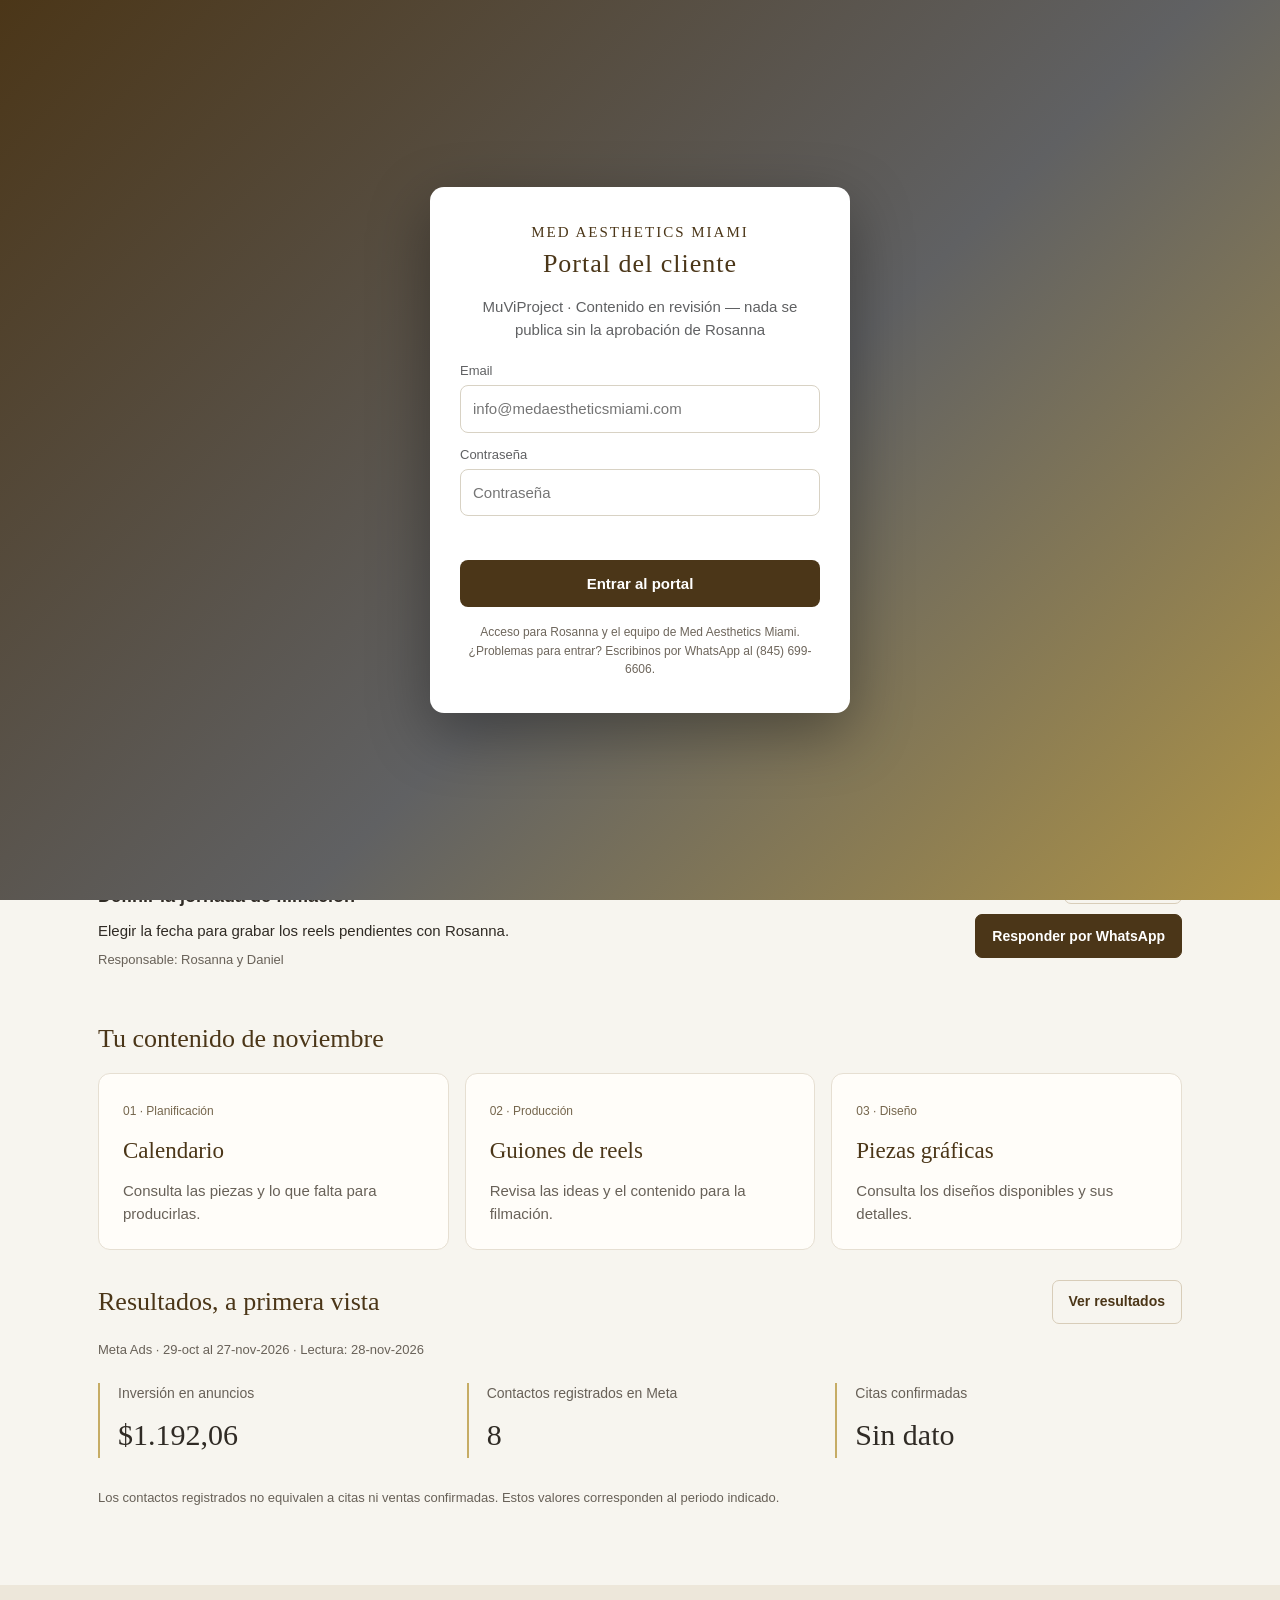
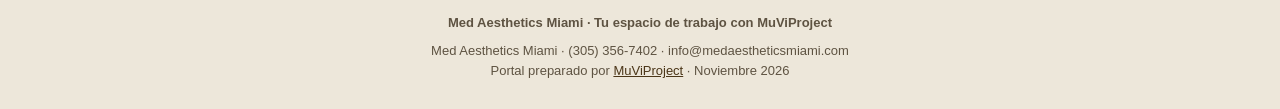
<file: index.html>
<!DOCTYPE html>
<html lang="es">
<head>
<meta charset="utf-8">
<meta name="viewport" content="width=device-width, initial-scale=1">
<title>Resumen · Med Aesthetics Miami</title>
<style>
:root{--gold:#e3b533;--gray:#606163;--ink:#2b2b2b;--light:#f2f9ff;--cream:#ecf0e4;--brown:#4b3618;--white:#fff}
*{box-sizing:border-box;margin:0;padding:0}
body{font-family:-apple-system,'Segoe UI',Helvetica,Arial,sans-serif;color:var(--ink);background:#faf8f2;line-height:1.55;overflow-x:hidden}
.brand{font-family:Georgia,'Times New Roman',serif}
.wrap{max-width:1060px;margin:0 auto;padding:0 20px}
/* ---------- login ---------- */
#gate{position:fixed;inset:0;z-index:100;display:flex;align-items:center;justify-content:center;background:linear-gradient(135deg,#4b3618 0%,#606163 55%,#e3b533 130%);padding:20px}
#gate.hidden{display:none}
.gate-card{background:#fff;border-radius:14px;max-width:420px;width:100%;padding:34px 30px;box-shadow:0 20px 60px rgba(0,0,0,.35);text-align:center}
.gate-card h1{font-family:Georgia,serif;color:var(--brown);font-size:26px;font-weight:400;letter-spacing:1px}
.gate-card .sub{color:var(--gray);font-size:14px;margin:6px 0 22px}
.gate-card label{display:block;text-align:left;font-size:13px;color:var(--gray);margin:12px 0 4px}
.gate-card input{width:100%;padding:11px 12px;border:1px solid #d8d2c4;border-radius:8px;font-size:15px}
.gate-card input:focus{outline:2px solid var(--gold)}
.btn{display:inline-block;background:var(--gold);color:#fff;border:0;border-radius:8px;padding:12px 22px;font-size:15px;font-weight:700;cursor:pointer;text-decoration:none}
.btn:hover{background:#cfa12a}
.btn-ghost{background:#fff;color:var(--brown);border:1.5px solid var(--gold)}
#gate-err{color:#b3261e;font-size:13px;min-height:18px;margin-top:10px}
.gate-note{font-size:12px;color:#999;margin-top:16px}
/* ---------- hero ---------- */
.hero{position:relative;color:#fff;overflow:hidden;background:linear-gradient(120deg,#4b3618 0%,#606163 60%,#8a7a3a 100%)}
.hero-media{position:absolute;inset:0}
.hero-media img{width:100%;height:100%;object-fit:cover;display:block}
.hero-media::after{content:"";position:absolute;inset:0;background:linear-gradient(120deg,rgba(75,54,24,.88),rgba(96,97,99,.72) 60%,rgba(227,181,51,.45))}
.hero-inner{position:relative;padding:64px 0 54px}
.hero-eyebrow{letter-spacing:3px;font-size:12px;text-transform:uppercase;color:var(--gold)}
.hero h1{font-family:Georgia,serif;font-weight:400;font-size:44px;line-height:1.15;margin:12px 0 10px;max-width:640px}
.hero p.lede{font-size:18px;max-width:620px;color:#f4efe2}
.hero-cta{margin-top:22px;display:flex;gap:12px;flex-wrap:wrap}
.hero-cta .btn-ghost{color:#fff;border-color:#fff;background:transparent}
.seals{display:flex;gap:10px;flex-wrap:wrap;margin-top:28px}
.seal{background:rgba(255,255,255,.14);border:1px solid rgba(255,255,255,.35);border-radius:999px;padding:7px 14px;font-size:13px}
/* ---------- sections ---------- */
section{padding:44px 0}
section h2{font-family:Georgia,serif;font-weight:400;font-size:30px;color:var(--brown);margin-bottom:6px}
section .intro{color:var(--gray);margin-bottom:22px;max-width:760px}
.why{display:grid;grid-template-columns:repeat(auto-fit,minmax(220px,1fr));gap:14px;margin-top:26px}
.why div{background:#fff;border:1px solid #e8e2d2;border-radius:12px;padding:18px}
.why b{color:var(--gold);font-size:22px;font-family:Georgia,serif;display:block}
.why h3{font-size:16px;margin:4px 0}
.why p{font-size:14px;color:var(--gray)}
.badge{display:inline-block;font-size:11px;font-weight:700;letter-spacing:1px;text-transform:uppercase;border-radius:999px;padding:3px 10px;background:var(--cream);color:var(--brown)}
.badge.warn{background:#fdeecb;color:#8a6d00}
.badge.gold{background:var(--gold);color:#fff}
.badge.gray{background:#e9e9e9;color:var(--gray)}
/* ---------- Anuncios en simple ---------- */
.verdict{display:inline-block;font-size:15px;font-weight:800;letter-spacing:1px;border-radius:999px;padding:6px 14px;margin:8px 0}
.verdict.good{background:#e2f3e5;color:#1d6b2f}
.verdict.mid{background:#fdf6e0;color:#8a6d00}
.verdict.bad{background:#fde8e8;color:#a12020}
.verdict.none{background:#e9e9e9;color:#606163}
.paused{display:inline-block;font-size:13px;font-weight:700;background:#e9e9e9;color:#606163;border-radius:999px;padding:4px 12px;margin:4px 0}
.adnums{font-size:14px;line-height:1.7;margin:8px 0}
.adnums b{color:var(--brown)}
.adrec{font-size:14px;background:var(--light);border-left:3px solid var(--gold);border-radius:8px;padding:10px 12px;margin-top:10px}
.adrec b{color:var(--brown)}
.sumbox{background:#fdf6e0;border:1.5px solid var(--gold);border-radius:12px;padding:16px 20px;margin-bottom:20px;font-size:15px;line-height:1.7}
.sumbox .big{font-family:Georgia,serif;font-size:22px;color:var(--brown);line-height:1.3}
.sumbox b{color:var(--brown)}
.sub{font-family:Georgia,serif;font-size:22px;color:var(--brown);margin:28px 0 8px}
.minitable{width:100%;border-collapse:collapse;font-size:13px;margin:10px 0}
.minitable th,.minitable td{border-bottom:1px solid #e8e2d2;padding:6px 8px;text-align:left}
.minitable th{color:var(--gray)}
.glos{font-size:14px;line-height:1.8}
.glos b{color:var(--brown)}
/* calendar */
.cal{display:grid;grid-template-columns:repeat(auto-fill,minmax(300px,1fr));gap:14px}
.day{background:#fff;border:1px solid #e8e2d2;border-radius:12px;padding:18px}
.day .d{font-family:Georgia,serif;font-size:19px;color:var(--brown)}
.day .fmt{font-size:13px;color:var(--gray);margin:2px 0 8px}
.day p{font-size:14px}
.day .note{font-size:13px;color:#8a6d00;background:#fdf6e0;border-radius:8px;padding:8px 10px;margin-top:10px}
.day .adapt{font-size:13px;color:#2b2b2b;background:#f2f9ff;border-left:3px solid var(--gold);border-radius:8px;padding:8px 10px;margin-top:10px}
.thumbs{display:flex;gap:8px;margin:12px 0}.thumbs img{width:32%;height:auto;border-radius:10px;border:2px solid var(--gold);display:block}.thumbs.one img{width:100%}
.rule{background:#fdf6e0;border:1.5px solid var(--gold);border-radius:12px;padding:14px 18px;font-size:15px;margin-bottom:20px}
.day .nets{font-size:12px;color:var(--gray);margin-top:8px}
.day.empty{background:var(--cream);border-style:dashed}
/* scripts */
details{background:#fff;border:1px solid #e8e2d2;border-radius:12px;margin-bottom:12px;padding:16px 18px}
details summary{cursor:pointer;font-family:Georgia,serif;font-size:19px;color:var(--brown);list-style:none}
details summary::-webkit-details-marker{display:none}
details summary .n{color:var(--gold);font-weight:700;margin-right:8px}
details .meta{font-size:13px;color:var(--gray);margin:6px 0 10px}
details .lbl{font-size:11px;font-weight:700;letter-spacing:1px;text-transform:uppercase;color:var(--gray);margin-top:12px}
details .hook{font-family:Georgia,serif;font-size:18px;color:var(--brown)}
details ul{margin:6px 0 6px 20px;font-size:14px}
details .cap{font-size:13px;color:var(--gray);background:var(--light);border-radius:8px;padding:10px 12px;margin-top:8px}
.warnbox{font-size:13px;color:#8a6d00;background:#fdf6e0;border-radius:8px;padding:8px 10px;margin-top:10px}
/* graphics + offers */
.grid{display:grid;grid-template-columns:repeat(auto-fill,minmax(300px,1fr));gap:14px}
.card{background:#fff;border:1px solid #e8e2d2;border-radius:12px;padding:18px}
.card h3{font-family:Georgia,serif;font-weight:400;font-size:18px;color:var(--brown);margin:6px 0}
.card p{font-size:14px}
.card .price{font-family:Georgia,serif;font-size:22px;color:var(--brown);margin:6px 0}
.card .vig{font-size:12px;color:var(--gray)}
.card .need{font-size:13px;color:#8a6d00;background:#fdf6e0;border-radius:8px;padding:8px 10px;margin-top:10px}
.approve{margin-top:12px}
.approve a{display:inline-block;background:#25D366;color:#fff;font-weight:700;font-size:13px;border-radius:999px;padding:8px 16px;text-decoration:none}
.approve a:hover{background:#1da851}
/* feedback por WhatsApp */
.fb{margin-top:10px}
.fb textarea{width:100%;padding:10px 12px;border:1px solid #d8d2c4;border-radius:8px;font-size:14px;font-family:inherit;resize:vertical;min-height:56px}
.fb textarea:focus{outline:2px solid var(--gold)}
.fb-btn{display:inline-block;margin-top:8px;background:#fff;color:var(--brown);border:1.5px solid var(--gold);border-radius:999px;padding:8px 16px;font-size:13px;font-weight:700;cursor:pointer;font-family:inherit}
.fb-btn:hover{background:#fdf6e0}
.band{position:relative;overflow:hidden;border-radius:12px;min-height:120px;display:flex;align-items:center;justify-content:center;background:linear-gradient(120deg,#4b3618,#606163 60%,#e3b533);margin:8px 0 22px}
.band img{position:absolute;inset:0;width:100%;height:100%;object-fit:cover}
.band span{position:relative;color:#fff;font-family:Georgia,serif;font-size:22px;text-align:center;padding:20px}
/* pendientes */
.pend{background:#fff;border:1px solid #e8e2d2;border-radius:12px;padding:22px}
.pend li{margin:8px 0 8px 20px;font-size:14px}
footer{background:var(--brown);color:#e8dfc8;padding:30px 0;text-align:center;font-size:13px}
footer a{color:var(--gold)}
.topbar{background:var(--brown);color:#fff;font-size:13px;padding:10px 0}
.topbar .wrap{display:flex;justify-content:space-between;gap:12px;flex-wrap:wrap}
.topbar a{color:var(--gold);text-decoration:none}
/* redes: cápsulas con el color de cada marca (definido una vez acá) */
.nets{display:flex;flex-wrap:nowrap;gap:6px;margin-top:8px}
.net{display:inline-flex;align-items:center;border-radius:999px;padding:3px 11px;font-size:11px;font-weight:700;letter-spacing:.4px;color:#fff;white-space:nowrap}
.net-ig{background:linear-gradient(45deg,#f09433,#e6683c,#dc2743,#cc2366,#bc1888)}
.net-fb{background:#1877F2}
.net-tt{background:#010101;border:1.5px solid #25F4EE;box-shadow:inset 0 -2px 0 #FE2C55}
.net-yt{background:#FF0000}
/* botón vista previa */
.pv{margin-top:10px}
.pv-btn{display:inline-block;background:#fff;color:var(--brown);border:1.5px solid var(--gray);border-radius:999px;padding:8px 16px;font-size:13px;font-weight:700;cursor:pointer;font-family:inherit}
.pv-btn:hover{border-color:var(--gold);background:#fdf6e0}
/* modal de vista previa */
.modal-overlay{position:fixed;inset:0;z-index:200;display:none;align-items:center;justify-content:center;background:rgba(43,43,43,.65);padding:16px}
.modal-overlay.open{display:flex}
.modal{position:relative;background:#fff;border-radius:14px;max-width:640px;width:100%;max-height:88vh;overflow-y:auto;padding:26px 24px 22px;box-shadow:0 24px 70px rgba(0,0,0,.4)}
.modal-close{position:absolute;top:10px;right:12px;width:44px;height:44px;border:0;border-radius:50%;background:var(--cream);color:var(--brown);font-size:28px;line-height:1;cursor:pointer;z-index:1}
.modal-close:hover{background:var(--gold);color:#fff}
.modal .day,.modal .card{border:0;padding:0}
.modal details{border:0;padding:0;margin:0}
.modal .approve,.modal .fb{margin-top:14px}
@media(max-width:640px){
  .hero h1{font-size:32px}
  section h2{font-size:25px}
  .hero-inner{padding:44px 20px 38px}
  .modal-overlay{padding:8px}
  .modal{width:94vw;max-height:90vh;padding:22px 16px 18px;border-radius:16px}
  .modal-close{width:48px;height:48px;font-size:30px;top:8px;right:8px}
  .approve a,.fb-btn,.pv-btn{display:block;text-align:center;margin-top:8px}
  .fb textarea{font-size:16px}
}
/* ---------- menú superior (siempre visible) ---------- */
.nav{position:sticky;top:0;z-index:60;background:var(--brown);border-bottom:3px solid var(--gold)}
.nav .wrap{display:flex;gap:2px;overflow-x:auto;white-space:nowrap;padding-top:0;padding-bottom:0}
.nav a{color:#e8dfc8;text-decoration:none;font-size:14px;font-weight:600;padding:12px 13px;flex-shrink:0}
.nav a:hover{color:#fff}
.nav a.active{background:var(--gold);color:#fff}
</style>
<link rel="stylesheet" href="ux.css">
</head>
<body><a class="skip-link" href="#contenido">Saltar al contenido</a>
<!-- ============================================================
     CONFIGURACIÓN DEL ACCESO (editar acá para cambiar la clave)
     La contraseña de este portal es una CORTINA VISUAL, no
     seguridad real: al ser un sitio estático (GitHub Pages),
     cualquiera que lea el código puede verla. Para acceso
     protegido de verdad, usar Cloudflare Access.
     ============================================================ -->
<script>
var PORTAL_PASSWORD = "MedAesthetics2026";
var PORTAL_EMAIL_DOMAIN = "@medaestheticsmiami.com";
</script>

<div id="gate">
  <div class="gate-card">
    <div class="brand" style="color:#e3b533;font-size:15px;letter-spacing:2px">MED AESTHETICS MIAMI</div>
    <h1>Portal del cliente</h1>
    <div class="sub">MuViProject · Contenido en revisión — nada se publica sin la aprobación de Rosanna</div>
    <form id="gate-form">
      <label for="gate-email">Email</label>
      <input id="gate-email" type="email" placeholder="info@medaestheticsmiami.com" autocomplete="username" required>
      <label for="gate-pass">Contraseña</label>
      <input id="gate-pass" type="password" placeholder="Contraseña" autocomplete="current-password" required>
      <div id="gate-err"></div>
      <div style="margin-top:16px"><button class="btn" type="submit" style="width:100%">Entrar al portal</button></div>
    </form>
    <div class="gate-note">Acceso para Rosanna y el equipo de Med Aesthetics Miami.<br>¿Problemas para entrar? Escribinos por WhatsApp al (845) 699-6606.</div>
  </div>
</div>
<script>
(function(){
  var gate = document.getElementById('gate');
  try { if (sessionStorage.getItem('mam_auth') === '1') { gate.classList.add('hidden'); } } catch(e){}
  document.getElementById('gate-form').addEventListener('submit', function(ev){
    ev.preventDefault();
    var email = document.getElementById('gate-email').value.trim().toLowerCase();
    var pass = document.getElementById('gate-pass').value;
    var err = document.getElementById('gate-err');
    if (email.slice(-PORTAL_EMAIL_DOMAIN.length) !== PORTAL_EMAIL_DOMAIN) {
      err.textContent = 'Usá tu email de Med Aesthetics Miami (@medaestheticsmiami.com).';
      return;
    }
    if (pass !== PORTAL_PASSWORD) {
      err.textContent = 'Contraseña incorrecta. Revisala e intentá de nuevo.';
      return;
    }
    try { sessionStorage.setItem('mam_auth', '1'); } catch(e){}
    gate.classList.add('hidden');
    window.scrollTo(0, 0);
  });
})();
</script>

<div class="topbar"><div class="wrap"><span>Med Aesthetics Miami · Portal del cliente — MuViProject</span><span><a href="#" onclick="try{sessionStorage.removeItem('mam_auth')}catch(e){};location.reload();return false;">Salir</a></span></div></div>
<nav class="nav" aria-label="Navegación principal"><div class="wrap"><a href="index.html" class="active" aria-current="page">Resumen</a><a href="calendario.html">Calendario</a><a href="revision.html">Para revisar</a><a href="resultados.html">Resultados</a><a href="biblioteca.html">Biblioteca</a></div></nav><main id="contenido"><section class="ux-page"><div class="wrap"><header class="ux-heading"><p class="ux-eyebrow">Med Aesthetics Miami · Noviembre 2026</p><h1>Hola, Rosanna.</h1><p>Las decisiones, el contenido y los resultados de tu marca, en un solo lugar.</p></header>
      <div class="ux-welcome"><div><span class="ux-eyebrow">El siguiente paso</span>
      <h2>Dejemos lista la próxima producción.</h2>
      <p>Precios, fecha de filmación y fotografías: estas confirmaciones ayudan a avanzar con el contenido.</p>
      <a class="ux-button primary" href="revision.html">Revisar pendientes</a></div>
      <aside><span class="ux-status">Contenido en revisión</span><p>La publicación de cada pieza requiere tu aprobación.</p>
      <span class="ux-meta">Plan disponible: 10–30 nov 2026</span></aside></div>
      <div class="ux-section-title"><h2>Necesitamos tu respuesta</h2><a class="ux-button" href="revision.html">Ver todas</a></div>
      <article class="ux-decision" id="precios">
          <div><span class="ux-status">Por confirmar</span><h3>Confirmar precios de Black Friday</h3>
          <p>Morpheus8: $1.750 confirmado el 10 nov. Falta confirmar láser $999 y QuantumRF $2.500 / $3.000.</p><p class="ux-meta">Responsable: Rosanna</p></div>
          <div class="ux-actions"><a class="ux-button" href="ofertas.html">Ver contexto</a>
          <a class="ux-button primary" target="_blank" rel="noopener" href="https://wa.me/18456996606?text=Hola%20Daniel%2C%20sobre%20confirmar%20precios%20de%20black%20friday%3A%20">Responder por WhatsApp</a></div></article><article class="ux-decision" id="filmacion">
          <div><span class="ux-status">Por confirmar</span><h3>Definir la jornada de filmación</h3>
          <p>Elegir la fecha para grabar los reels pendientes con Rosanna.</p><p class="ux-meta">Responsable: Rosanna y Daniel</p></div>
          <div class="ux-actions"><a class="ux-button" href="guiones.html">Ver contexto</a>
          <a class="ux-button primary" target="_blank" rel="noopener" href="https://wa.me/18456996606?text=Hola%20Daniel%2C%20sobre%20definir%20la%20jornada%20de%20filmaci%C3%B3n%3A%20">Responder por WhatsApp</a></div></article>
      <div class="ux-section-title"><h2>Tu contenido de noviembre</h2></div>
      <div class="ux-links"><a href="calendario.html"><span>01 · Planificación</span><h3>Calendario</h3><p>Consulta las piezas y lo que falta para producirlas.</p></a>
      <a href="guiones.html"><span>02 · Producción</span><h3>Guiones de reels</h3><p>Revisa las ideas y el contenido para la filmación.</p></a>
      <a href="graficas.html"><span>03 · Diseño</span><h3>Piezas gráficas</h3><p>Consulta los diseños disponibles y sus detalles.</p></a></div>
      <div class="ux-section-title"><h2>Resultados, a primera vista</h2><a class="ux-button" href="resultados.html">Ver resultados</a></div>
      <p class="ux-meta">Meta Ads · 29-oct al 27-nov-2026 · Lectura: 28-nov-2026</p>
      <div class="ux-stats"><div><span>Inversión en anuncios</span><strong>$1.192,06</strong></div>
      <div><span>Contactos registrados en Meta</span><strong>8</strong></div>
      <div><span>Citas confirmadas</span><strong>Sin dato</strong></div></div>
      <p class="ux-meta">Los contactos registrados no equivalen a citas ni ventas confirmadas. Estos valores corresponden al periodo indicado.</p></div></section></main><footer>
  <div class="wrap">
    <p><b>Med Aesthetics Miami · Tu espacio de trabajo con MuViProject</b></p>
    <p style="margin-top:8px">Med Aesthetics Miami · (305) 356-7402 · info@medaestheticsmiami.com<br>Portal preparado por <a href="https://muviproject.com">MuViProject</a> · Noviembre 2026</p>
  </div>
</footer>
<div id="modal-overlay" class="modal-overlay" onclick="if(event.target===this)closePreview()">
  <div class="modal" role="dialog" aria-modal="true" aria-label="Ver detalle">
    <button type="button" class="modal-close" onclick="closePreview()" aria-label="Cerrar">×</button>
    <div id="modal-body"></div>
  </div>
</div>
<script>
/* Ver detalle: clona la pieza en el modal, con su botón de aprobar y su
   cajita de feedback. Cierra con la X, con clic fuera del popup, o con
   Escape. Mientras está abierto, el fondo no hace scroll. */
var _pvScroll = 0;
function openPreview(btn){
  var piece = btn.closest('article, details');
  if(!piece) return;
  var clone = piece.cloneNode(true);
  var pv = clone.querySelector('.pv');
  if(pv) pv.remove();
  if(clone.tagName === 'DETAILS') clone.setAttribute('open', '');
  var body = document.getElementById('modal-body');
  body.innerHTML = '';
  body.appendChild(clone);
  document.getElementById('modal-overlay').classList.add('open');
  _pvScroll = window.scrollY || 0;
  document.body.style.overflow = 'hidden';
  var c = document.querySelector('.modal-close');
  if(c) c.focus();
}
function closePreview(){
  document.getElementById('modal-overlay').classList.remove('open');
  document.getElementById('modal-body').innerHTML = '';
  document.body.style.overflow = '';
  window.scrollTo(0, _pvScroll);
}
document.addEventListener('keydown', function(ev){
  if(ev.key === 'Escape') closePreview();
});
</script>
<script>
/* Feedback por WhatsApp: abre WhatsApp con "Sobre [pieza]: [comentario]".
   No envía nada solo: el mensaje se manda solo si Rosanna pulsa Enviar
   en WhatsApp. Si la cajita está vacía, no abre nada. */
function mamFeedback(btn){
  var box = btn.parentElement;
  var ta = box ? box.querySelector('textarea') : null;
  var txt = ta ? ta.value.trim() : '';
  if (!txt) { alert('Escribí tu comentario sobre esta pieza antes de enviarlo.'); if (ta) ta.focus(); return; }
  var piece = btn.getAttribute('data-piece') || 'esta pieza';
  var url = 'https://wa.me/18456996606?text=' + encodeURIComponent('Sobre ' + piece + ': ' + txt);
  window.open(url, '_blank');
}
</script>
<script src="ux.js" defer></script>
</body>
</html>
</file>
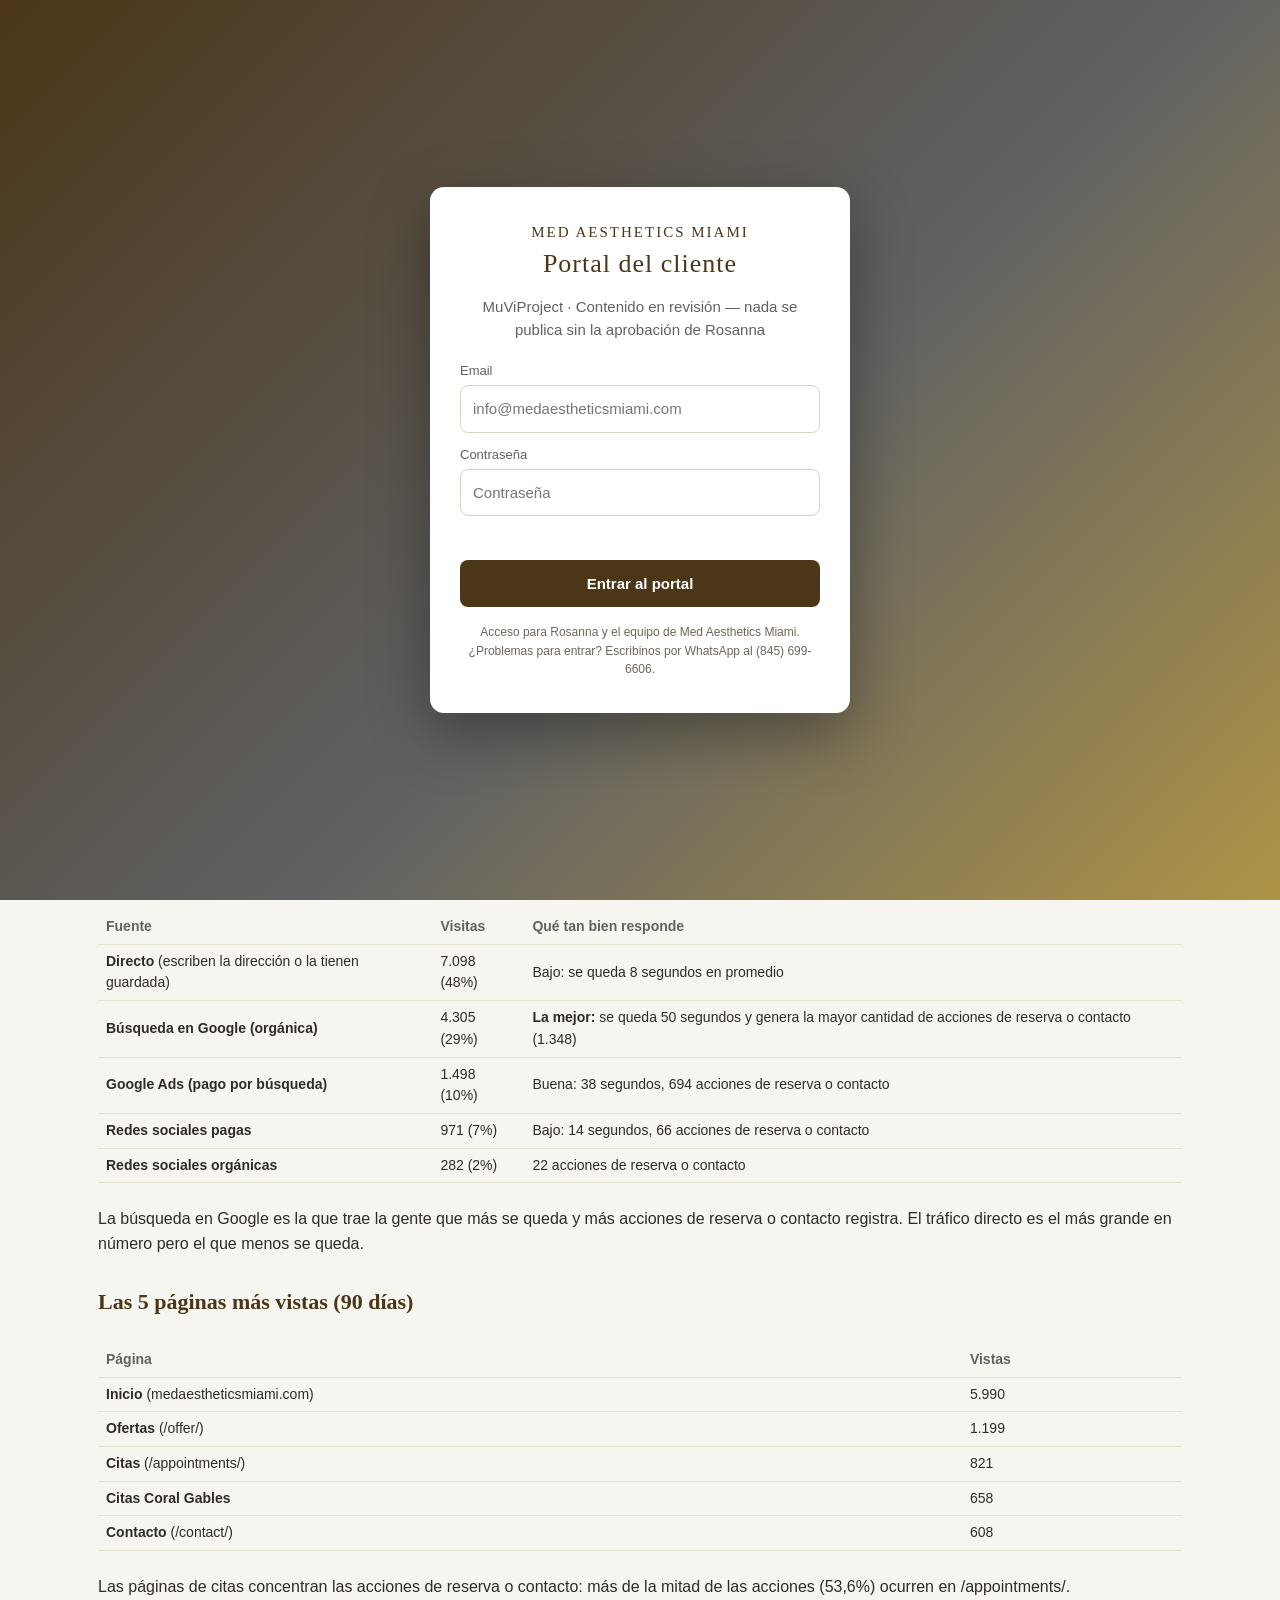
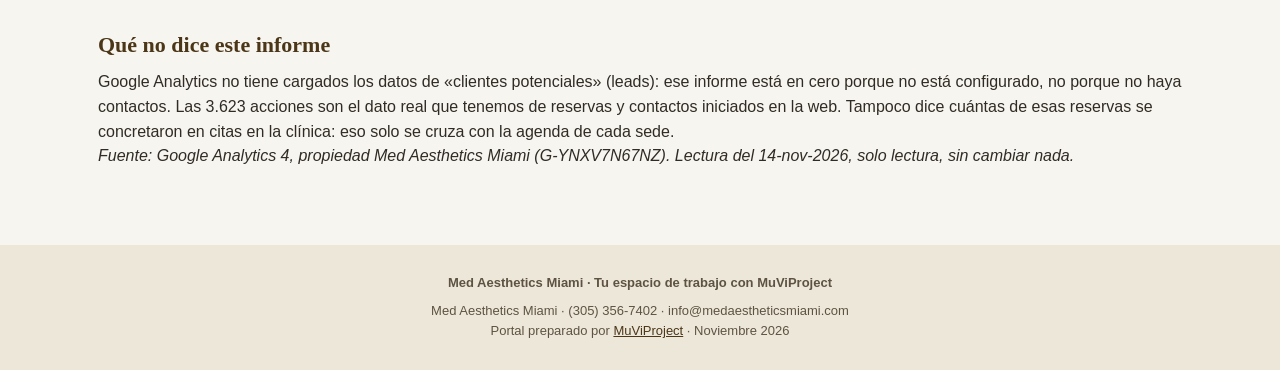
<file: analitica.html>
<!DOCTYPE html>
<html lang="es">
<head>
<meta charset="utf-8">
<meta name="viewport" content="width=device-width, initial-scale=1">
<title>Med Aesthetics Miami — Analítica web · Portal del cliente</title>
<style>
:root{--gold:#e3b533;--gray:#606163;--ink:#2b2b2b;--light:#f2f9ff;--cream:#ecf0e4;--brown:#4b3618;--white:#fff}
*{box-sizing:border-box;margin:0;padding:0}
body{font-family:-apple-system,'Segoe UI',Helvetica,Arial,sans-serif;color:var(--ink);background:#faf8f2;line-height:1.55;overflow-x:hidden}
.brand{font-family:Georgia,'Times New Roman',serif}
.wrap{max-width:1060px;margin:0 auto;padding:0 20px}
/* ---------- login ---------- */
#gate{position:fixed;inset:0;z-index:100;display:flex;align-items:center;justify-content:center;background:linear-gradient(135deg,#4b3618 0%,#606163 55%,#e3b533 130%);padding:20px}
#gate.hidden{display:none}
.gate-card{background:#fff;border-radius:14px;max-width:420px;width:100%;padding:34px 30px;box-shadow:0 20px 60px rgba(0,0,0,.35);text-align:center}
.gate-card h1{font-family:Georgia,serif;color:var(--brown);font-size:26px;font-weight:400;letter-spacing:1px}
.gate-card .sub{color:var(--gray);font-size:14px;margin:6px 0 22px}
.gate-card label{display:block;text-align:left;font-size:13px;color:var(--gray);margin:12px 0 4px}
.gate-card input{width:100%;padding:11px 12px;border:1px solid #d8d2c4;border-radius:8px;font-size:15px}
.gate-card input:focus{outline:2px solid var(--gold)}
.btn{display:inline-block;background:var(--gold);color:#fff;border:0;border-radius:8px;padding:12px 22px;font-size:15px;font-weight:700;cursor:pointer;text-decoration:none}
.btn:hover{background:#cfa12a}
.btn-ghost{background:#fff;color:var(--brown);border:1.5px solid var(--gold)}
#gate-err{color:#b3261e;font-size:13px;min-height:18px;margin-top:10px}
.gate-note{font-size:12px;color:#999;margin-top:16px}
/* ---------- hero ---------- */
.hero{position:relative;color:#fff;overflow:hidden;background:linear-gradient(120deg,#4b3618 0%,#606163 60%,#8a7a3a 100%)}
.hero-media{position:absolute;inset:0}
.hero-media img{width:100%;height:100%;object-fit:cover;display:block}
.hero-media::after{content:"";position:absolute;inset:0;background:linear-gradient(120deg,rgba(75,54,24,.88),rgba(96,97,99,.72) 60%,rgba(227,181,51,.45))}
.hero-inner{position:relative;padding:64px 0 54px}
.hero-eyebrow{letter-spacing:3px;font-size:12px;text-transform:uppercase;color:var(--gold)}
.hero h1{font-family:Georgia,serif;font-weight:400;font-size:44px;line-height:1.15;margin:12px 0 10px;max-width:640px}
.hero p.lede{font-size:18px;max-width:620px;color:#f4efe2}
.hero-cta{margin-top:22px;display:flex;gap:12px;flex-wrap:wrap}
.hero-cta .btn-ghost{color:#fff;border-color:#fff;background:transparent}
.seals{display:flex;gap:10px;flex-wrap:wrap;margin-top:28px}
.seal{background:rgba(255,255,255,.14);border:1px solid rgba(255,255,255,.35);border-radius:999px;padding:7px 14px;font-size:13px}
/* ---------- sections ---------- */
section{padding:44px 0}
section h2{font-family:Georgia,serif;font-weight:400;font-size:30px;color:var(--brown);margin-bottom:6px}
section .intro{color:var(--gray);margin-bottom:22px;max-width:760px}
.why{display:grid;grid-template-columns:repeat(auto-fit,minmax(220px,1fr));gap:14px;margin-top:26px}
.why div{background:#fff;border:1px solid #e8e2d2;border-radius:12px;padding:18px}
.why b{color:var(--gold);font-size:22px;font-family:Georgia,serif;display:block}
.why h3{font-size:16px;margin:4px 0}
.why p{font-size:14px;color:var(--gray)}
.badge{display:inline-block;font-size:11px;font-weight:700;letter-spacing:1px;text-transform:uppercase;border-radius:999px;padding:3px 10px;background:var(--cream);color:var(--brown)}
.badge.warn{background:#fdeecb;color:#8a6d00}
.badge.gold{background:var(--gold);color:#fff}
.badge.gray{background:#e9e9e9;color:var(--gray)}
/* ---------- Anuncios en simple ---------- */
.verdict{display:inline-block;font-size:15px;font-weight:800;letter-spacing:1px;border-radius:999px;padding:6px 14px;margin:8px 0}
.verdict.good{background:#e2f3e5;color:#1d6b2f}
.verdict.mid{background:#fdf6e0;color:#8a6d00}
.verdict.bad{background:#fde8e8;color:#a12020}
.verdict.none{background:#e9e9e9;color:#606163}
.paused{display:inline-block;font-size:13px;font-weight:700;background:#e9e9e9;color:#606163;border-radius:999px;padding:4px 12px;margin:4px 0}
.adnums{font-size:14px;line-height:1.7;margin:8px 0}
.adnums b{color:var(--brown)}
.adrec{font-size:14px;background:var(--light);border-left:3px solid var(--gold);border-radius:8px;padding:10px 12px;margin-top:10px}
.adrec b{color:var(--brown)}
.sumbox{background:#fdf6e0;border:1.5px solid var(--gold);border-radius:12px;padding:16px 20px;margin-bottom:20px;font-size:15px;line-height:1.7}
.sumbox .big{font-family:Georgia,serif;font-size:22px;color:var(--brown);line-height:1.3}
.sumbox b{color:var(--brown)}
.sub{font-family:Georgia,serif;font-size:22px;color:var(--brown);margin:28px 0 8px}
.minitable{width:100%;border-collapse:collapse;font-size:13px;margin:10px 0}
.minitable th,.minitable td{border-bottom:1px solid #e8e2d2;padding:6px 8px;text-align:left}
.minitable th{color:var(--gray)}
.glos{font-size:14px;line-height:1.8}
.glos b{color:var(--brown)}
/* calendar */
.cal{display:grid;grid-template-columns:repeat(auto-fill,minmax(300px,1fr));gap:14px}
.day{background:#fff;border:1px solid #e8e2d2;border-radius:12px;padding:18px}
.day .d{font-family:Georgia,serif;font-size:19px;color:var(--brown)}
.day .fmt{font-size:13px;color:var(--gray);margin:2px 0 8px}
.day p{font-size:14px}
.day .note{font-size:13px;color:#8a6d00;background:#fdf6e0;border-radius:8px;padding:8px 10px;margin-top:10px}
.day .adapt{font-size:13px;color:#2b2b2b;background:#f2f9ff;border-left:3px solid var(--gold);border-radius:8px;padding:8px 10px;margin-top:10px}
.thumbs{display:flex;gap:8px;margin:12px 0}.thumbs img{width:32%;height:auto;border-radius:10px;border:2px solid var(--gold);display:block}.thumbs.one img{width:100%}
.rule{background:#fdf6e0;border:1.5px solid var(--gold);border-radius:12px;padding:14px 18px;font-size:15px;margin-bottom:20px}
.day .nets{font-size:12px;color:var(--gray);margin-top:8px}
.day.empty{background:var(--cream);border-style:dashed}
/* scripts */
details{background:#fff;border:1px solid #e8e2d2;border-radius:12px;margin-bottom:12px;padding:16px 18px}
details summary{cursor:pointer;font-family:Georgia,serif;font-size:19px;color:var(--brown);list-style:none}
details summary::-webkit-details-marker{display:none}
details summary .n{color:var(--gold);font-weight:700;margin-right:8px}
details .meta{font-size:13px;color:var(--gray);margin:6px 0 10px}
details .lbl{font-size:11px;font-weight:700;letter-spacing:1px;text-transform:uppercase;color:var(--gray);margin-top:12px}
details .hook{font-family:Georgia,serif;font-size:18px;color:var(--brown)}
details ul{margin:6px 0 6px 20px;font-size:14px}
details .cap{font-size:13px;color:var(--gray);background:var(--light);border-radius:8px;padding:10px 12px;margin-top:8px}
.warnbox{font-size:13px;color:#8a6d00;background:#fdf6e0;border-radius:8px;padding:8px 10px;margin-top:10px}
/* graphics + offers */
.grid{display:grid;grid-template-columns:repeat(auto-fill,minmax(300px,1fr));gap:14px}
.card{background:#fff;border:1px solid #e8e2d2;border-radius:12px;padding:18px}
.card h3{font-family:Georgia,serif;font-weight:400;font-size:18px;color:var(--brown);margin:6px 0}
.card p{font-size:14px}
.card .price{font-family:Georgia,serif;font-size:22px;color:var(--brown);margin:6px 0}
.card .vig{font-size:12px;color:var(--gray)}
.card .need{font-size:13px;color:#8a6d00;background:#fdf6e0;border-radius:8px;padding:8px 10px;margin-top:10px}
.approve{margin-top:12px}
.approve a{display:inline-block;background:#25D366;color:#fff;font-weight:700;font-size:13px;border-radius:999px;padding:8px 16px;text-decoration:none}
.approve a:hover{background:#1da851}
/* feedback por WhatsApp */
.fb{margin-top:10px}
.fb textarea{width:100%;padding:10px 12px;border:1px solid #d8d2c4;border-radius:8px;font-size:14px;font-family:inherit;resize:vertical;min-height:56px}
.fb textarea:focus{outline:2px solid var(--gold)}
.fb-btn{display:inline-block;margin-top:8px;background:#fff;color:var(--brown);border:1.5px solid var(--gold);border-radius:999px;padding:8px 16px;font-size:13px;font-weight:700;cursor:pointer;font-family:inherit}
.fb-btn:hover{background:#fdf6e0}
.band{position:relative;overflow:hidden;border-radius:12px;min-height:120px;display:flex;align-items:center;justify-content:center;background:linear-gradient(120deg,#4b3618,#606163 60%,#e3b533);margin:8px 0 22px}
.band img{position:absolute;inset:0;width:100%;height:100%;object-fit:cover}
.band span{position:relative;color:#fff;font-family:Georgia,serif;font-size:22px;text-align:center;padding:20px}
/* pendientes */
.pend{background:#fff;border:1px solid #e8e2d2;border-radius:12px;padding:22px}
.pend li{margin:8px 0 8px 20px;font-size:14px}
footer{background:var(--brown);color:#e8dfc8;padding:30px 0;text-align:center;font-size:13px}
footer a{color:var(--gold)}
.topbar{background:var(--brown);color:#fff;font-size:13px;padding:10px 0}
.topbar .wrap{display:flex;justify-content:space-between;gap:12px;flex-wrap:wrap}
.topbar a{color:var(--gold);text-decoration:none}
/* redes: cápsulas con el color de cada marca (definido una vez acá) */
.nets{display:flex;flex-wrap:nowrap;gap:6px;margin-top:8px}
.net{display:inline-flex;align-items:center;border-radius:999px;padding:3px 11px;font-size:11px;font-weight:700;letter-spacing:.4px;color:#fff;white-space:nowrap}
.net-ig{background:linear-gradient(45deg,#f09433,#e6683c,#dc2743,#cc2366,#bc1888)}
.net-fb{background:#1877F2}
.net-tt{background:#010101;border:1.5px solid #25F4EE;box-shadow:inset 0 -2px 0 #FE2C55}
.net-yt{background:#FF0000}
/* botón vista previa */
.pv{margin-top:10px}
.pv-btn{display:inline-block;background:#fff;color:var(--brown);border:1.5px solid var(--gray);border-radius:999px;padding:8px 16px;font-size:13px;font-weight:700;cursor:pointer;font-family:inherit}
.pv-btn:hover{border-color:var(--gold);background:#fdf6e0}
/* modal de vista previa */
.modal-overlay{position:fixed;inset:0;z-index:200;display:none;align-items:center;justify-content:center;background:rgba(43,43,43,.65);padding:16px}
.modal-overlay.open{display:flex}
.modal{position:relative;background:#fff;border-radius:14px;max-width:640px;width:100%;max-height:88vh;overflow-y:auto;padding:26px 24px 22px;box-shadow:0 24px 70px rgba(0,0,0,.4)}
.modal-close{position:absolute;top:10px;right:12px;width:44px;height:44px;border:0;border-radius:50%;background:var(--cream);color:var(--brown);font-size:28px;line-height:1;cursor:pointer;z-index:1}
.modal-close:hover{background:var(--gold);color:#fff}
.modal .day,.modal .card{border:0;padding:0}
.modal details{border:0;padding:0;margin:0}
.modal .approve,.modal .fb{margin-top:14px}
@media(max-width:640px){
  .hero h1{font-size:32px}
  section h2{font-size:25px}
  .hero-inner{padding:44px 20px 38px}
  .modal-overlay{padding:8px}
  .modal{width:94vw;max-height:90vh;padding:22px 16px 18px;border-radius:16px}
  .modal-close{width:48px;height:48px;font-size:30px;top:8px;right:8px}
  .approve a,.fb-btn,.pv-btn{display:block;text-align:center;margin-top:8px}
  .fb textarea{font-size:16px}
}
/* ---------- menú superior (siempre visible) ---------- */
.nav{position:sticky;top:0;z-index:60;background:var(--brown);border-bottom:3px solid var(--gold)}
.nav .wrap{display:flex;gap:2px;overflow-x:auto;white-space:nowrap;padding-top:0;padding-bottom:0}
.nav a{color:#e8dfc8;text-decoration:none;font-size:14px;font-weight:600;padding:12px 13px;flex-shrink:0}
.nav a:hover{color:#fff}
.nav a.active{background:var(--gold);color:#fff}
</style>
<link rel="stylesheet" href="ux.css">
</head>
<body><a class="skip-link" href="#contenido">Saltar al contenido</a>
<!-- ============================================================
     CONFIGURACIÓN DEL ACCESO (editar acá para cambiar la clave)
     La contraseña de este portal es una CORTINA VISUAL, no
     seguridad real: al ser un sitio estático (GitHub Pages),
     cualquiera que lea el código puede verla. Para acceso
     protegido de verdad, usar Cloudflare Access.
     ============================================================ -->
<script>
var PORTAL_PASSWORD = "MedAesthetics2026";
var PORTAL_EMAIL_DOMAIN = "@medaestheticsmiami.com";
</script>

<div id="gate">
  <div class="gate-card">
    <div class="brand" style="color:#e3b533;font-size:15px;letter-spacing:2px">MED AESTHETICS MIAMI</div>
    <h1>Portal del cliente</h1>
    <div class="sub">MuViProject · Contenido en revisión — nada se publica sin la aprobación de Rosanna</div>
    <form id="gate-form">
      <label for="gate-email">Email</label>
      <input id="gate-email" type="email" placeholder="info@medaestheticsmiami.com" autocomplete="username" required>
      <label for="gate-pass">Contraseña</label>
      <input id="gate-pass" type="password" placeholder="Contraseña" autocomplete="current-password" required>
      <div id="gate-err"></div>
      <div style="margin-top:16px"><button class="btn" type="submit" style="width:100%">Entrar al portal</button></div>
    </form>
    <div class="gate-note">Acceso para Rosanna y el equipo de Med Aesthetics Miami.<br>¿Problemas para entrar? Escribinos por WhatsApp al (845) 699-6606.</div>
  </div>
</div>
<script>
(function(){
  var gate = document.getElementById('gate');
  try { if (sessionStorage.getItem('mam_auth') === '1') { gate.classList.add('hidden'); } } catch(e){}
  document.getElementById('gate-form').addEventListener('submit', function(ev){
    ev.preventDefault();
    var email = document.getElementById('gate-email').value.trim().toLowerCase();
    var pass = document.getElementById('gate-pass').value;
    var err = document.getElementById('gate-err');
    if (email.slice(-PORTAL_EMAIL_DOMAIN.length) !== PORTAL_EMAIL_DOMAIN) {
      err.textContent = 'Usá tu email de Med Aesthetics Miami (@medaestheticsmiami.com).';
      return;
    }
    if (pass !== PORTAL_PASSWORD) {
      err.textContent = 'Contraseña incorrecta. Revisala e intentá de nuevo.';
      return;
    }
    try { sessionStorage.setItem('mam_auth', '1'); } catch(e){}
    gate.classList.add('hidden');
    window.scrollTo(0, 0);
  });
})();
</script>

<div class="topbar"><div class="wrap"><span>Med Aesthetics Miami · Portal del cliente — MuViProject</span><span><a href="#" onclick="try{sessionStorage.removeItem('mam_auth')}catch(e){};location.reload();return false;">Salir</a></span></div></div>
<nav class="nav" aria-label="Navegación principal"><div class="wrap"><a href="index.html">Resumen</a><a href="calendario.html">Calendario</a><a href="revision.html">Para revisar</a><a href="resultados.html" class="active" aria-current="page">Resultados</a><a href="biblioteca.html">Biblioteca</a></div></nav><main id="contenido"><div class="wrap ux-breadcrumb"><a href="resultados.html">Resultados</a><span aria-hidden="true"> / </span><span>Analítica</span></div>


<section style="background:#fff"><div class="wrap">
  <h1>Analítica web: qué pasa en medaestheticsmiami.com</h1>
  <p class="intro">Los números reales de la web, leídos en Google Analytics el 14-nov-2026 (datos hasta el 13-nov). En palabras simples: cuánta gente entra, de dónde viene y qué hace. La web está recibiendo datos sin problema.</p>

  <div class="sumbox"><div class="big">En los últimos 90 días entraron 13.068 personas y se registraron 3.623 acciones de reserva o contacto en la web.</div>
  <p style="margin-top:10px">La mayoría de esas acciones son reservas iniciadas en las páginas de citas. Ojo: son acciones en la web, no citas confirmadas en la clínica. Y la última semana viene en baja: menos visitas y menos acciones de reserva o contacto que la semana anterior.</p></div>

  <h3 class="sub">Los números, en dos ventanas</h3>
  <table class="minitable"><tr><th></th><th>Últimos 90 días (16-ago al 13-nov)</th><th>Últimos 30 días (15-oct al 13-nov)</th></tr>
  <tr><td><b>Personas que entraron</b></td><td>13.068</td><td>4.841</td></tr>
  <tr><td><b>Visitas (sesiones)</b></td><td>14.831</td><td>5.414</td></tr>
  <tr><td><b>Páginas vistas</b></td><td>23.001</td><td>7.874</td></tr>
  <tr><td><b>Acciones de reserva o contacto</b></td><td>3.623</td><td>1.295</td></tr>
  <tr><td><b>Tiempo medio por visita</b></td><td>1 min 40 s</td><td>1 min 22 s</td></tr>
  </table>
  <p>Últimos 7 días (cifras redondeadas por Google): visitas en baja, −25% frente a la semana anterior, y acciones de reserva −41%.</p>

  <h3 class="sub">¿De dónde viene la gente? (90 días)</h3>
  <table class="minitable"><tr><th>Fuente</th><th>Visitas</th><th>Qué tan bien responde</th></tr>
  <tr><td><b>Directo</b> (escriben la dirección o la tienen guardada)</td><td>7.098 (48%)</td><td>Bajo: se queda 8 segundos en promedio</td></tr>
  <tr><td><b>Búsqueda en Google (orgánica)</b></td><td>4.305 (29%)</td><td><b>La mejor:</b> se queda 50 segundos y genera la mayor cantidad de acciones de reserva o contacto (1.348)</td></tr>
  <tr><td><b>Google Ads (pago por búsqueda)</b></td><td>1.498 (10%)</td><td>Buena: 38 segundos, 694 acciones de reserva o contacto</td></tr>
  <tr><td><b>Redes sociales pagas</b></td><td>971 (7%)</td><td>Bajo: 14 segundos, 66 acciones de reserva o contacto</td></tr>
  <tr><td><b>Redes sociales orgánicas</b></td><td>282 (2%)</td><td>22 acciones de reserva o contacto</td></tr>
  </table>
  <p>La búsqueda en Google es la que trae la gente que más se queda y más acciones de reserva o contacto registra. El tráfico directo es el más grande en número pero el que menos se queda.</p>

  <h3 class="sub">Las 5 páginas más vistas (90 días)</h3>
  <table class="minitable"><tr><th>Página</th><th>Vistas</th></tr>
  <tr><td><b>Inicio</b> (medaestheticsmiami.com)</td><td>5.990</td></tr>
  <tr><td><b>Ofertas</b> (/offer/)</td><td>1.199</td></tr>
  <tr><td><b>Citas</b> (/appointments/)</td><td>821</td></tr>
  <tr><td><b>Citas Coral Gables</b></td><td>658</td></tr>
  <tr><td><b>Contacto</b> (/contact/)</td><td>608</td></tr>
  </table>
  <p>Las páginas de citas concentran las acciones de reserva o contacto: más de la mitad de las acciones (53,6%) ocurren en /appointments/.</p>

  <h3 class="sub">Qué no dice este informe</h3>
  <p>Google Analytics no tiene cargados los datos de «clientes potenciales» (leads): ese informe está en cero porque no está configurado, no porque no haya contactos. Las 3.623 acciones son el dato real que tenemos de reservas y contactos iniciados en la web. Tampoco dice cuántas de esas reservas se concretaron en citas en la clínica: eso solo se cruza con la agenda de cada sede.</p>
  <p><i>Fuente: Google Analytics 4, propiedad Med Aesthetics Miami (G-YNXV7N67NZ). Lectura del 14-nov-2026, solo lectura, sin cambiar nada.</i></p>
</div></section>



</main><footer>
  <div class="wrap">
    <p><b>Med Aesthetics Miami · Tu espacio de trabajo con MuViProject</b></p>
    <p style="margin-top:8px">Med Aesthetics Miami · (305) 356-7402 · info@medaestheticsmiami.com<br>Portal preparado por <a href="https://muviproject.com">MuViProject</a> · Noviembre 2026</p>
  </div>
</footer>
<div id="modal-overlay" class="modal-overlay" onclick="if(event.target===this)closePreview()">
  <div class="modal" role="dialog" aria-modal="true" aria-label="Ver detalle">
    <button type="button" class="modal-close" onclick="closePreview()" aria-label="Cerrar">×</button>
    <div id="modal-body"></div>
  </div>
</div>
<script>
/* Ver detalle: clona la pieza en el modal, con su botón de aprobar y su
   cajita de feedback. Cierra con la X, con clic fuera del popup, o con
   Escape. Mientras está abierto, el fondo no hace scroll. */
var _pvScroll = 0;
function openPreview(btn){
  var piece = btn.closest('article, details');
  if(!piece) return;
  var clone = piece.cloneNode(true);
  var pv = clone.querySelector('.pv');
  if(pv) pv.remove();
  if(clone.tagName === 'DETAILS') clone.setAttribute('open', '');
  var body = document.getElementById('modal-body');
  body.innerHTML = '';
  body.appendChild(clone);
  document.getElementById('modal-overlay').classList.add('open');
  _pvScroll = window.scrollY || 0;
  document.body.style.overflow = 'hidden';
  var c = document.querySelector('.modal-close');
  if(c) c.focus();
}
function closePreview(){
  document.getElementById('modal-overlay').classList.remove('open');
  document.getElementById('modal-body').innerHTML = '';
  document.body.style.overflow = '';
  window.scrollTo(0, _pvScroll);
}
document.addEventListener('keydown', function(ev){
  if(ev.key === 'Escape') closePreview();
});
</script>
<script>
/* Feedback por WhatsApp: abre WhatsApp con "Sobre [pieza]: [comentario]".
   No envía nada solo: el mensaje se manda solo si Rosanna pulsa Enviar
   en WhatsApp. Si la cajita está vacía, no abre nada. */
function mamFeedback(btn){
  var box = btn.parentElement;
  var ta = box ? box.querySelector('textarea') : null;
  var txt = ta ? ta.value.trim() : '';
  if (!txt) { alert('Escribí tu comentario sobre esta pieza antes de enviarlo.'); if (ta) ta.focus(); return; }
  var piece = btn.getAttribute('data-piece') || 'esta pieza';
  var url = 'https://wa.me/18456996606?text=' + encodeURIComponent('Sobre ' + piece + ': ' + txt);
  window.open(url, '_blank');
}
</script>
<script src="ux.js" defer></script>
</body>
</html>
</file>
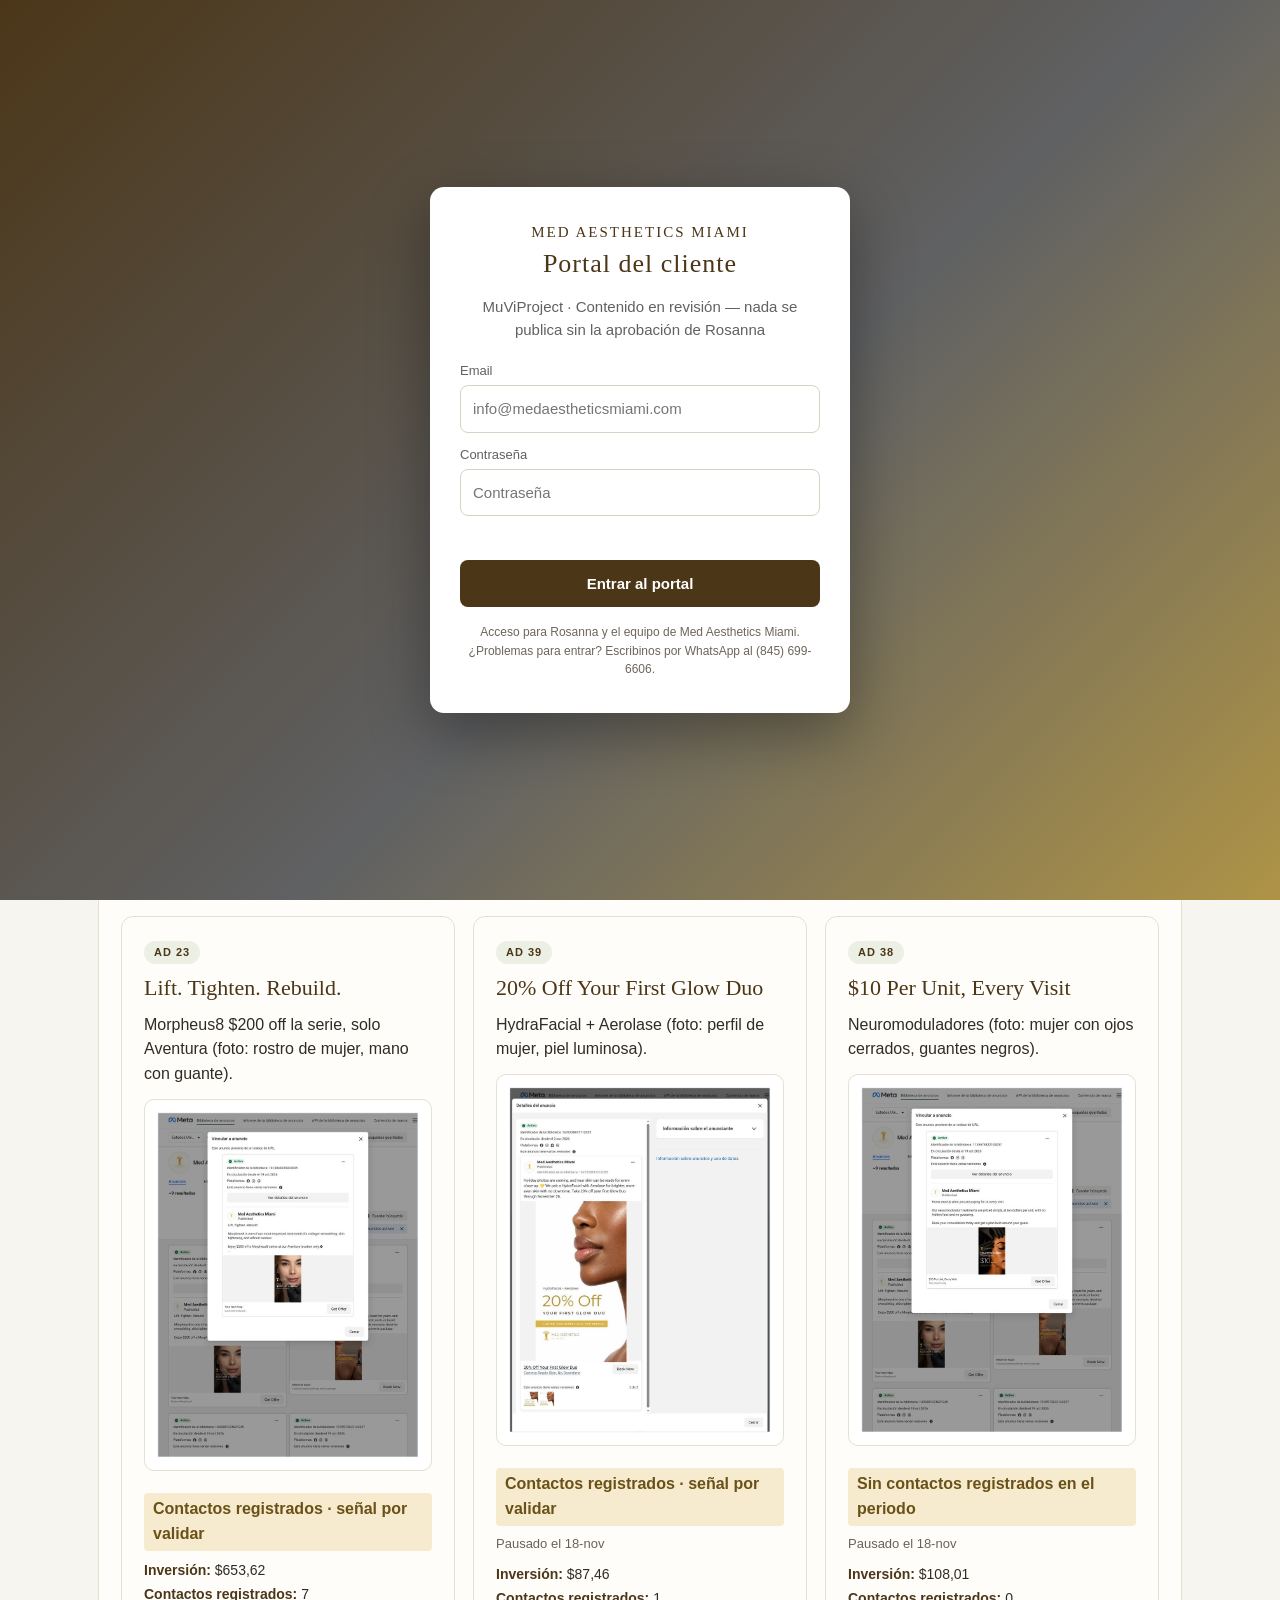
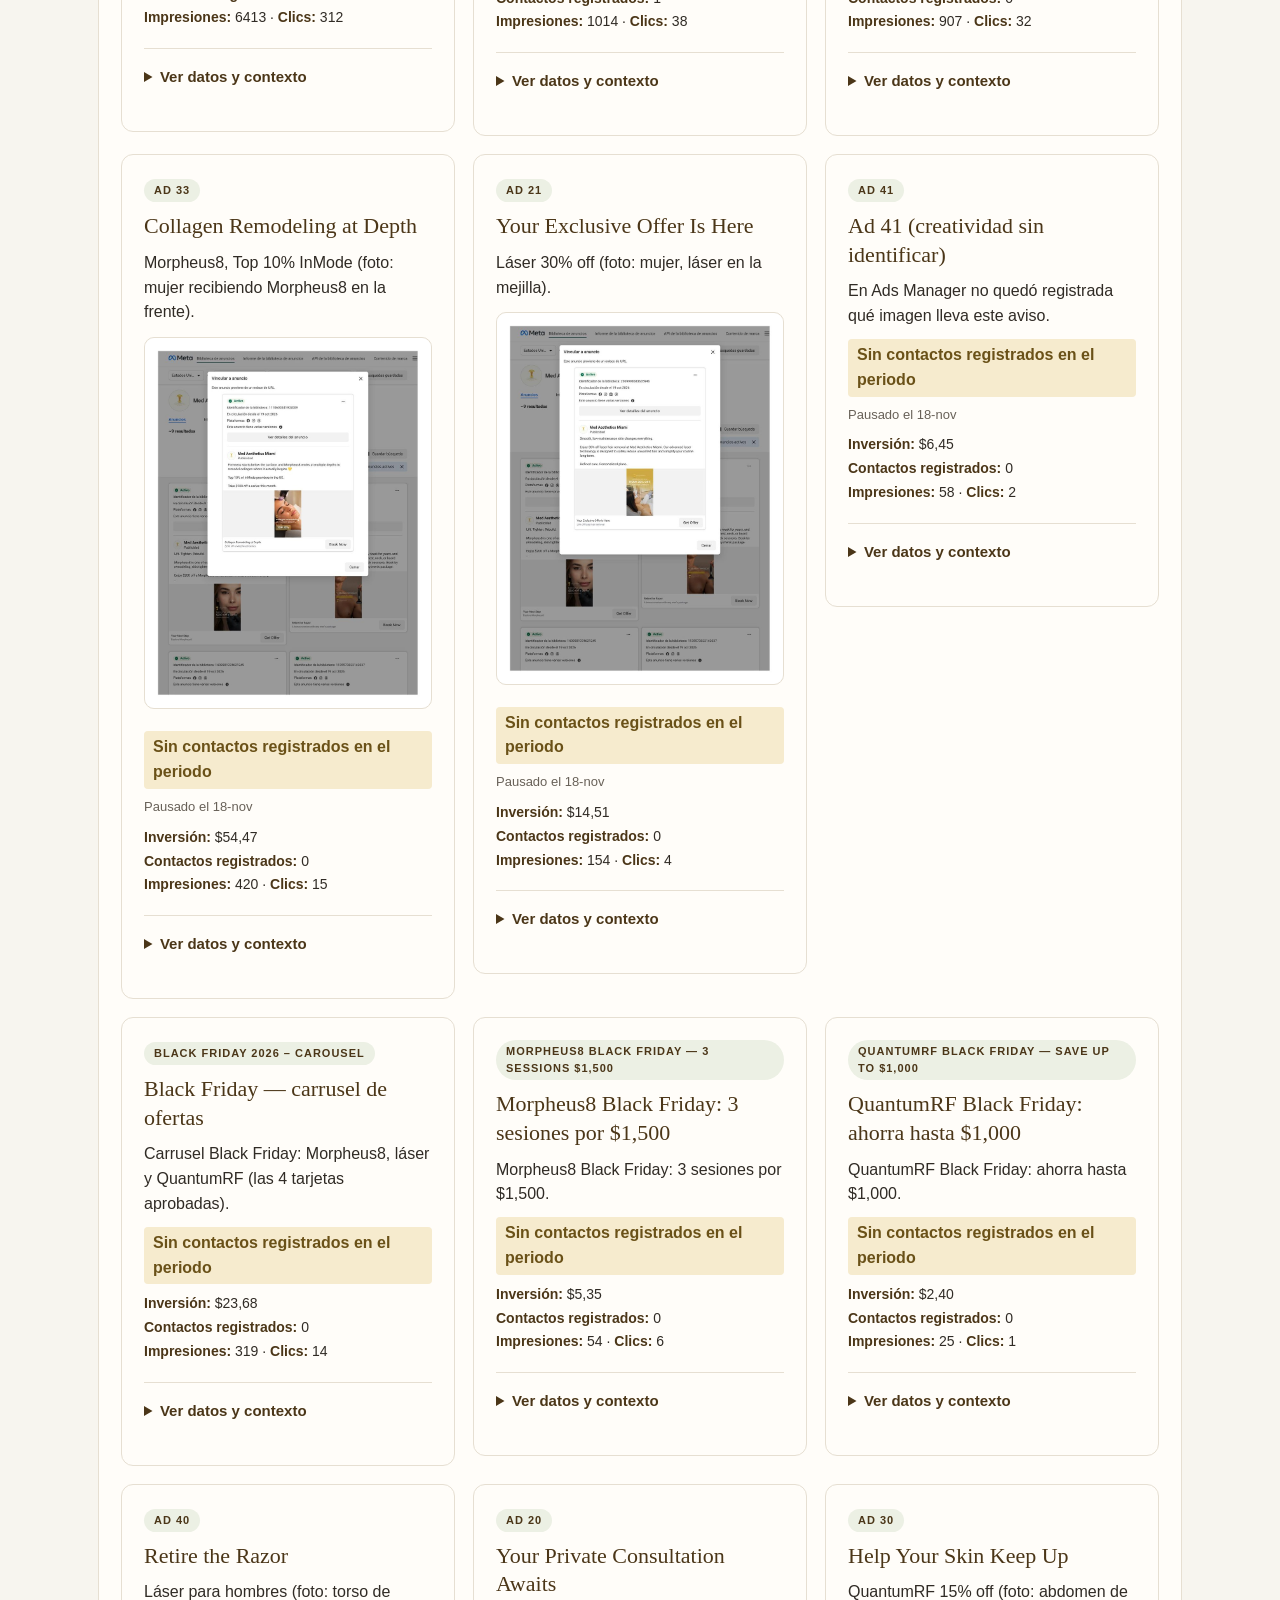
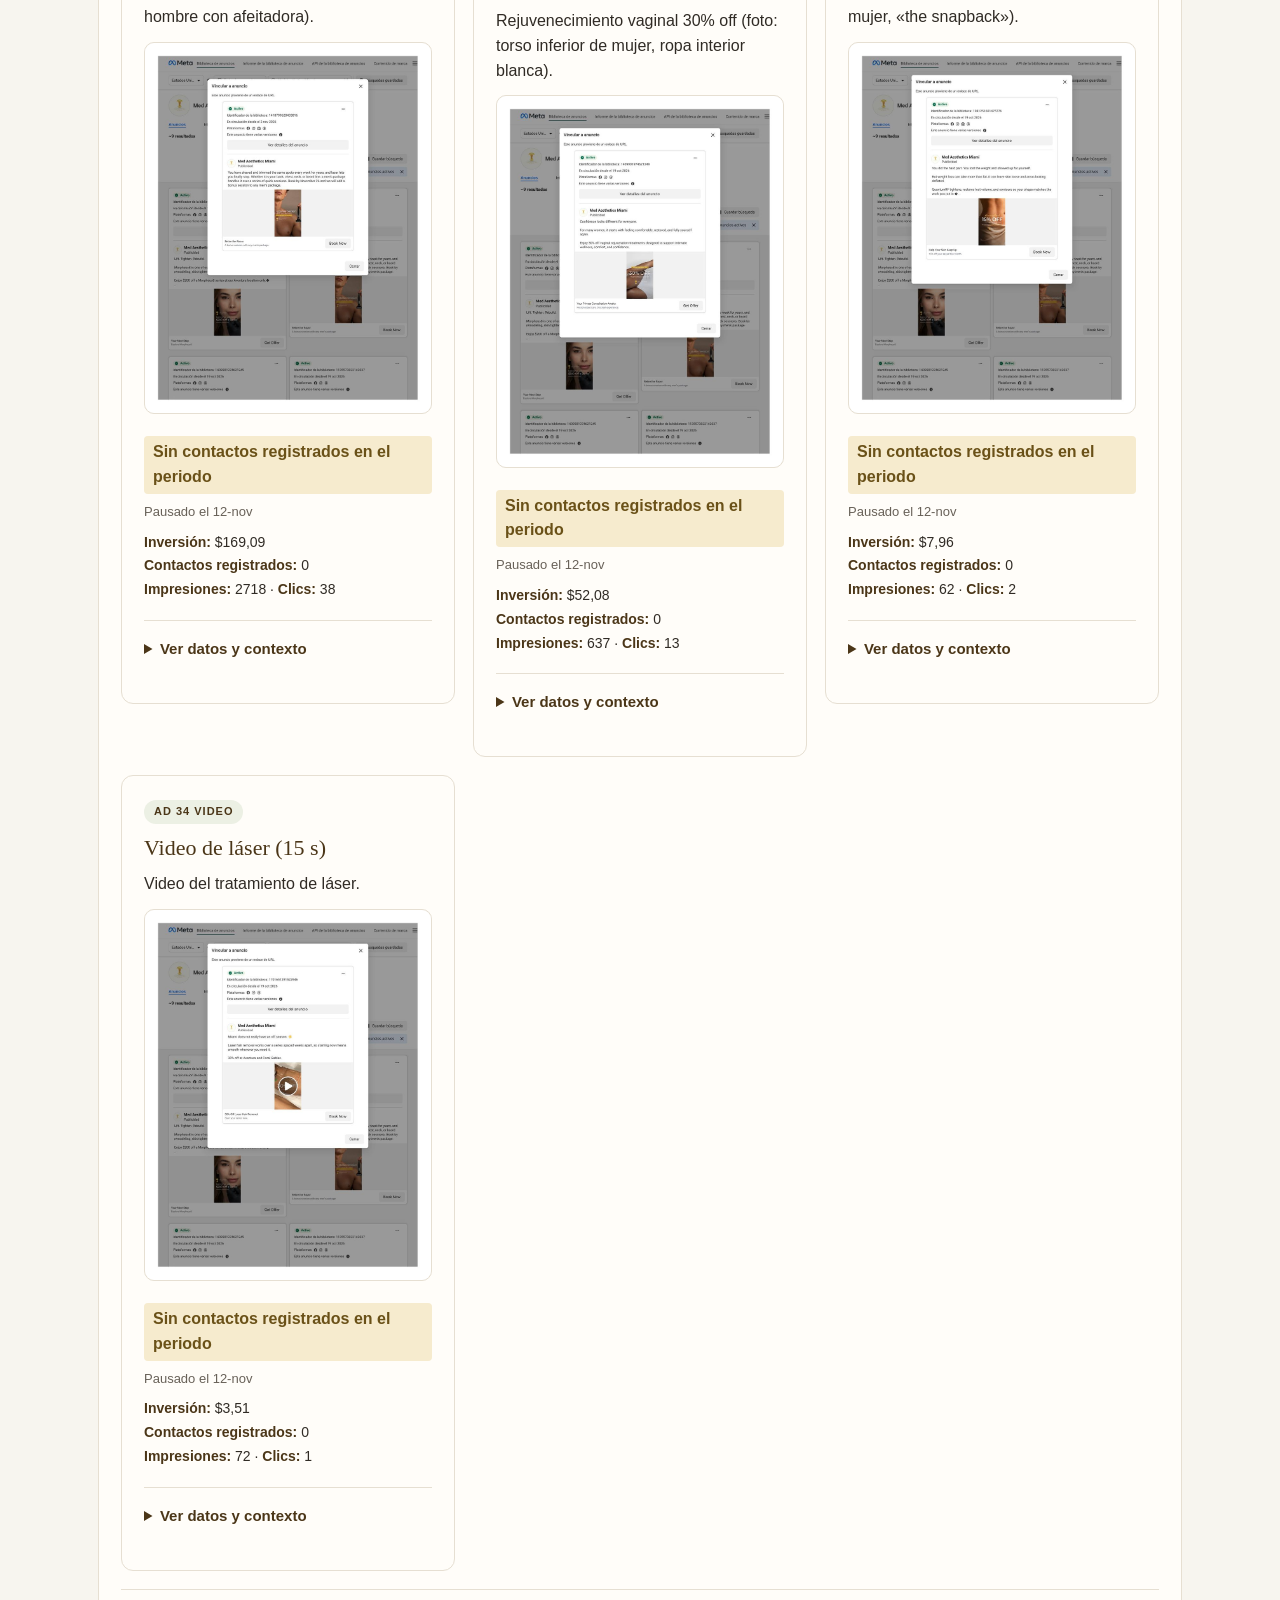
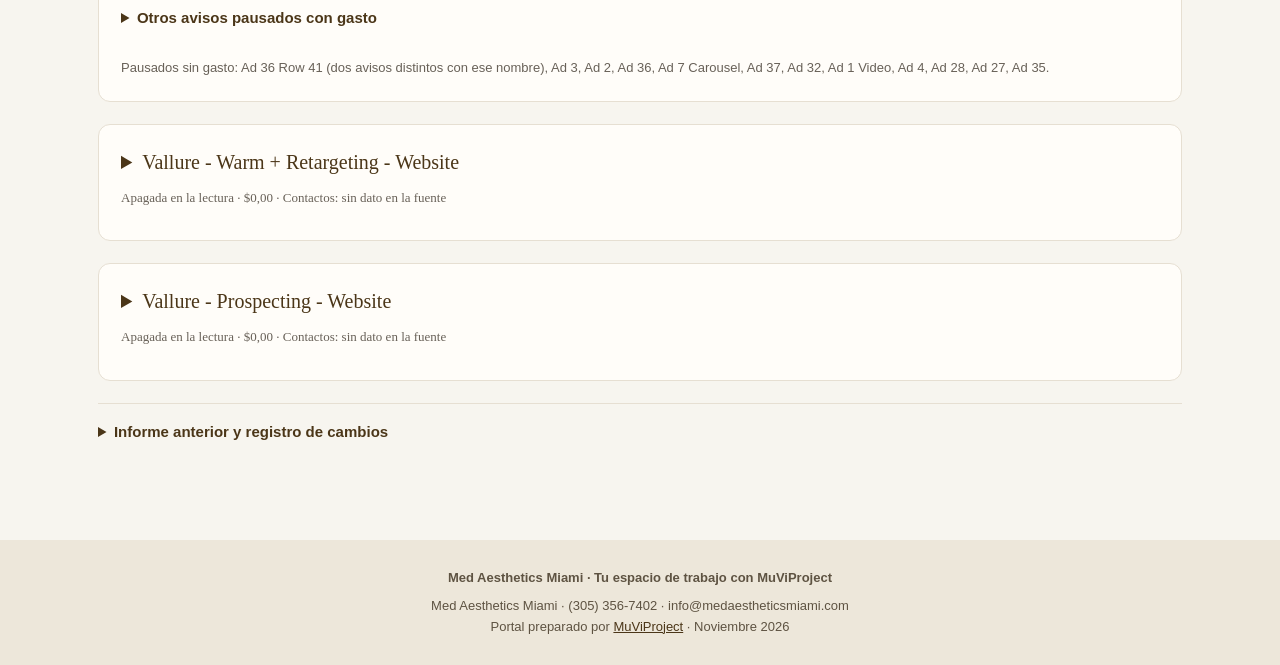
<file: anuncios.html>
<!DOCTYPE html>
<html lang="es">
<head>
<meta charset="utf-8">
<meta name="viewport" content="width=device-width, initial-scale=1">
<title>Anuncios · Med Aesthetics Miami</title>
<style>
:root{--gold:#e3b533;--gray:#606163;--ink:#2b2b2b;--light:#f2f9ff;--cream:#ecf0e4;--brown:#4b3618;--white:#fff}
*{box-sizing:border-box;margin:0;padding:0}
body{font-family:-apple-system,'Segoe UI',Helvetica,Arial,sans-serif;color:var(--ink);background:#faf8f2;line-height:1.55;overflow-x:hidden}
.brand{font-family:Georgia,'Times New Roman',serif}
.wrap{max-width:1060px;margin:0 auto;padding:0 20px}
/* ---------- login ---------- */
#gate{position:fixed;inset:0;z-index:100;display:flex;align-items:center;justify-content:center;background:linear-gradient(135deg,#4b3618 0%,#606163 55%,#e3b533 130%);padding:20px}
#gate.hidden{display:none}
.gate-card{background:#fff;border-radius:14px;max-width:420px;width:100%;padding:34px 30px;box-shadow:0 20px 60px rgba(0,0,0,.35);text-align:center}
.gate-card h1{font-family:Georgia,serif;color:var(--brown);font-size:26px;font-weight:400;letter-spacing:1px}
.gate-card .sub{color:var(--gray);font-size:14px;margin:6px 0 22px}
.gate-card label{display:block;text-align:left;font-size:13px;color:var(--gray);margin:12px 0 4px}
.gate-card input{width:100%;padding:11px 12px;border:1px solid #d8d2c4;border-radius:8px;font-size:15px}
.gate-card input:focus{outline:2px solid var(--gold)}
.btn{display:inline-block;background:var(--gold);color:#fff;border:0;border-radius:8px;padding:12px 22px;font-size:15px;font-weight:700;cursor:pointer;text-decoration:none}
.btn:hover{background:#cfa12a}
.btn-ghost{background:#fff;color:var(--brown);border:1.5px solid var(--gold)}
#gate-err{color:#b3261e;font-size:13px;min-height:18px;margin-top:10px}
.gate-note{font-size:12px;color:#999;margin-top:16px}
/* ---------- hero ---------- */
.hero{position:relative;color:#fff;overflow:hidden;background:linear-gradient(120deg,#4b3618 0%,#606163 60%,#8a7a3a 100%)}
.hero-media{position:absolute;inset:0}
.hero-media img{width:100%;height:100%;object-fit:cover;display:block}
.hero-media::after{content:"";position:absolute;inset:0;background:linear-gradient(120deg,rgba(75,54,24,.88),rgba(96,97,99,.72) 60%,rgba(227,181,51,.45))}
.hero-inner{position:relative;padding:64px 0 54px}
.hero-eyebrow{letter-spacing:3px;font-size:12px;text-transform:uppercase;color:var(--gold)}
.hero h1{font-family:Georgia,serif;font-weight:400;font-size:44px;line-height:1.15;margin:12px 0 10px;max-width:640px}
.hero p.lede{font-size:18px;max-width:620px;color:#f4efe2}
.hero-cta{margin-top:22px;display:flex;gap:12px;flex-wrap:wrap}
.hero-cta .btn-ghost{color:#fff;border-color:#fff;background:transparent}
.seals{display:flex;gap:10px;flex-wrap:wrap;margin-top:28px}
.seal{background:rgba(255,255,255,.14);border:1px solid rgba(255,255,255,.35);border-radius:999px;padding:7px 14px;font-size:13px}
/* ---------- sections ---------- */
section{padding:44px 0}
section h2{font-family:Georgia,serif;font-weight:400;font-size:30px;color:var(--brown);margin-bottom:6px}
section .intro{color:var(--gray);margin-bottom:22px;max-width:760px}
.why{display:grid;grid-template-columns:repeat(auto-fit,minmax(220px,1fr));gap:14px;margin-top:26px}
.why div{background:#fff;border:1px solid #e8e2d2;border-radius:12px;padding:18px}
.why b{color:var(--gold);font-size:22px;font-family:Georgia,serif;display:block}
.why h3{font-size:16px;margin:4px 0}
.why p{font-size:14px;color:var(--gray)}
.badge{display:inline-block;font-size:11px;font-weight:700;letter-spacing:1px;text-transform:uppercase;border-radius:999px;padding:3px 10px;background:var(--cream);color:var(--brown)}
.badge.warn{background:#fdeecb;color:#8a6d00}
.badge.gold{background:var(--gold);color:#fff}
.badge.gray{background:#e9e9e9;color:var(--gray)}
/* ---------- Anuncios en simple ---------- */
.verdict{display:inline-block;font-size:15px;font-weight:800;letter-spacing:1px;border-radius:999px;padding:6px 14px;margin:8px 0}
.verdict.good{background:#e2f3e5;color:#1d6b2f}
.verdict.mid{background:#fdf6e0;color:#8a6d00}
.verdict.bad{background:#fde8e8;color:#a12020}
.verdict.none{background:#e9e9e9;color:#606163}
.paused{display:inline-block;font-size:13px;font-weight:700;background:#e9e9e9;color:#606163;border-radius:999px;padding:4px 12px;margin:4px 0}
.adnums{font-size:14px;line-height:1.7;margin:8px 0}
.adnums b{color:var(--brown)}
.adrec{font-size:14px;background:var(--light);border-left:3px solid var(--gold);border-radius:8px;padding:10px 12px;margin-top:10px}
.adrec b{color:var(--brown)}
.sumbox{background:#fdf6e0;border:1.5px solid var(--gold);border-radius:12px;padding:16px 20px;margin-bottom:20px;font-size:15px;line-height:1.7}
.sumbox .big{font-family:Georgia,serif;font-size:22px;color:var(--brown);line-height:1.3}
.sumbox b{color:var(--brown)}
.sub{font-family:Georgia,serif;font-size:22px;color:var(--brown);margin:28px 0 8px}
.minitable{width:100%;border-collapse:collapse;font-size:13px;margin:10px 0}
.minitable th,.minitable td{border-bottom:1px solid #e8e2d2;padding:6px 8px;text-align:left}
.minitable th{color:var(--gray)}
.glos{font-size:14px;line-height:1.8}
.glos b{color:var(--brown)}
/* calendar */
.cal{display:grid;grid-template-columns:repeat(auto-fill,minmax(300px,1fr));gap:14px}
.day{background:#fff;border:1px solid #e8e2d2;border-radius:12px;padding:18px}
.day .d{font-family:Georgia,serif;font-size:19px;color:var(--brown)}
.day .fmt{font-size:13px;color:var(--gray);margin:2px 0 8px}
.day p{font-size:14px}
.day .note{font-size:13px;color:#8a6d00;background:#fdf6e0;border-radius:8px;padding:8px 10px;margin-top:10px}
.day .adapt{font-size:13px;color:#2b2b2b;background:#f2f9ff;border-left:3px solid var(--gold);border-radius:8px;padding:8px 10px;margin-top:10px}
.thumbs{display:flex;gap:8px;margin:12px 0}.thumbs img{width:32%;height:auto;border-radius:10px;border:2px solid var(--gold);display:block}.thumbs.one img{width:100%}
.rule{background:#fdf6e0;border:1.5px solid var(--gold);border-radius:12px;padding:14px 18px;font-size:15px;margin-bottom:20px}
.day .nets{font-size:12px;color:var(--gray);margin-top:8px}
.day.empty{background:var(--cream);border-style:dashed}
/* scripts */
details{background:#fff;border:1px solid #e8e2d2;border-radius:12px;margin-bottom:12px;padding:16px 18px}
details summary{cursor:pointer;font-family:Georgia,serif;font-size:19px;color:var(--brown);list-style:none}
details summary::-webkit-details-marker{display:none}
details summary .n{color:var(--gold);font-weight:700;margin-right:8px}
details .meta{font-size:13px;color:var(--gray);margin:6px 0 10px}
details .lbl{font-size:11px;font-weight:700;letter-spacing:1px;text-transform:uppercase;color:var(--gray);margin-top:12px}
details .hook{font-family:Georgia,serif;font-size:18px;color:var(--brown)}
details ul{margin:6px 0 6px 20px;font-size:14px}
details .cap{font-size:13px;color:var(--gray);background:var(--light);border-radius:8px;padding:10px 12px;margin-top:8px}
.warnbox{font-size:13px;color:#8a6d00;background:#fdf6e0;border-radius:8px;padding:8px 10px;margin-top:10px}
/* graphics + offers */
.grid{display:grid;grid-template-columns:repeat(auto-fill,minmax(300px,1fr));gap:14px}
.card{background:#fff;border:1px solid #e8e2d2;border-radius:12px;padding:18px}
.card h3{font-family:Georgia,serif;font-weight:400;font-size:18px;color:var(--brown);margin:6px 0}
.card p{font-size:14px}
.card .price{font-family:Georgia,serif;font-size:22px;color:var(--brown);margin:6px 0}
.card .vig{font-size:12px;color:var(--gray)}
.card .need{font-size:13px;color:#8a6d00;background:#fdf6e0;border-radius:8px;padding:8px 10px;margin-top:10px}
.approve{margin-top:12px}
.approve a{display:inline-block;background:#25D366;color:#fff;font-weight:700;font-size:13px;border-radius:999px;padding:8px 16px;text-decoration:none}
.approve a:hover{background:#1da851}
/* feedback por WhatsApp */
.fb{margin-top:10px}
.fb textarea{width:100%;padding:10px 12px;border:1px solid #d8d2c4;border-radius:8px;font-size:14px;font-family:inherit;resize:vertical;min-height:56px}
.fb textarea:focus{outline:2px solid var(--gold)}
.fb-btn{display:inline-block;margin-top:8px;background:#fff;color:var(--brown);border:1.5px solid var(--gold);border-radius:999px;padding:8px 16px;font-size:13px;font-weight:700;cursor:pointer;font-family:inherit}
.fb-btn:hover{background:#fdf6e0}
.band{position:relative;overflow:hidden;border-radius:12px;min-height:120px;display:flex;align-items:center;justify-content:center;background:linear-gradient(120deg,#4b3618,#606163 60%,#e3b533);margin:8px 0 22px}
.band img{position:absolute;inset:0;width:100%;height:100%;object-fit:cover}
.band span{position:relative;color:#fff;font-family:Georgia,serif;font-size:22px;text-align:center;padding:20px}
/* pendientes */
.pend{background:#fff;border:1px solid #e8e2d2;border-radius:12px;padding:22px}
.pend li{margin:8px 0 8px 20px;font-size:14px}
footer{background:var(--brown);color:#e8dfc8;padding:30px 0;text-align:center;font-size:13px}
footer a{color:var(--gold)}
.topbar{background:var(--brown);color:#fff;font-size:13px;padding:10px 0}
.topbar .wrap{display:flex;justify-content:space-between;gap:12px;flex-wrap:wrap}
.topbar a{color:var(--gold);text-decoration:none}
/* redes: cápsulas con el color de cada marca (definido una vez acá) */
.nets{display:flex;flex-wrap:nowrap;gap:6px;margin-top:8px}
.net{display:inline-flex;align-items:center;border-radius:999px;padding:3px 11px;font-size:11px;font-weight:700;letter-spacing:.4px;color:#fff;white-space:nowrap}
.net-ig{background:linear-gradient(45deg,#f09433,#e6683c,#dc2743,#cc2366,#bc1888)}
.net-fb{background:#1877F2}
.net-tt{background:#010101;border:1.5px solid #25F4EE;box-shadow:inset 0 -2px 0 #FE2C55}
.net-yt{background:#FF0000}
/* botón vista previa */
.pv{margin-top:10px}
.pv-btn{display:inline-block;background:#fff;color:var(--brown);border:1.5px solid var(--gray);border-radius:999px;padding:8px 16px;font-size:13px;font-weight:700;cursor:pointer;font-family:inherit}
.pv-btn:hover{border-color:var(--gold);background:#fdf6e0}
/* modal de vista previa */
.modal-overlay{position:fixed;inset:0;z-index:200;display:none;align-items:center;justify-content:center;background:rgba(43,43,43,.65);padding:16px}
.modal-overlay.open{display:flex}
.modal{position:relative;background:#fff;border-radius:14px;max-width:640px;width:100%;max-height:88vh;overflow-y:auto;padding:26px 24px 22px;box-shadow:0 24px 70px rgba(0,0,0,.4)}
.modal-close{position:absolute;top:10px;right:12px;width:44px;height:44px;border:0;border-radius:50%;background:var(--cream);color:var(--brown);font-size:28px;line-height:1;cursor:pointer;z-index:1}
.modal-close:hover{background:var(--gold);color:#fff}
.modal .day,.modal .card{border:0;padding:0}
.modal details{border:0;padding:0;margin:0}
.modal .approve,.modal .fb{margin-top:14px}
@media(max-width:640px){
  .hero h1{font-size:32px}
  section h2{font-size:25px}
  .hero-inner{padding:44px 20px 38px}
  .modal-overlay{padding:8px}
  .modal{width:94vw;max-height:90vh;padding:22px 16px 18px;border-radius:16px}
  .modal-close{width:48px;height:48px;font-size:30px;top:8px;right:8px}
  .approve a,.fb-btn,.pv-btn{display:block;text-align:center;margin-top:8px}
  .fb textarea{font-size:16px}
}
/* ---------- menú superior (siempre visible) ---------- */
.nav{position:sticky;top:0;z-index:60;background:var(--brown);border-bottom:3px solid var(--gold)}
.nav .wrap{display:flex;gap:2px;overflow-x:auto;white-space:nowrap;padding-top:0;padding-bottom:0}
.nav a{color:#e8dfc8;text-decoration:none;font-size:14px;font-weight:600;padding:12px 13px;flex-shrink:0}
.nav a:hover{color:#fff}
.nav a.active{background:var(--gold);color:#fff}
</style>
<link rel="stylesheet" href="ux.css">
</head>
<body><a class="skip-link" href="#contenido">Saltar al contenido</a>
<!-- ============================================================
     CONFIGURACIÓN DEL ACCESO (editar acá para cambiar la clave)
     La contraseña de este portal es una CORTINA VISUAL, no
     seguridad real: al ser un sitio estático (GitHub Pages),
     cualquiera que lea el código puede verla. Para acceso
     protegido de verdad, usar Cloudflare Access.
     ============================================================ -->
<script>
var PORTAL_PASSWORD = "MedAesthetics2026";
var PORTAL_EMAIL_DOMAIN = "@medaestheticsmiami.com";
</script>

<div id="gate">
  <div class="gate-card">
    <div class="brand" style="color:#e3b533;font-size:15px;letter-spacing:2px">MED AESTHETICS MIAMI</div>
    <h1>Portal del cliente</h1>
    <div class="sub">MuViProject · Contenido en revisión — nada se publica sin la aprobación de Rosanna</div>
    <form id="gate-form">
      <label for="gate-email">Email</label>
      <input id="gate-email" type="email" placeholder="info@medaestheticsmiami.com" autocomplete="username" required>
      <label for="gate-pass">Contraseña</label>
      <input id="gate-pass" type="password" placeholder="Contraseña" autocomplete="current-password" required>
      <div id="gate-err"></div>
      <div style="margin-top:16px"><button class="btn" type="submit" style="width:100%">Entrar al portal</button></div>
    </form>
    <div class="gate-note">Acceso para Rosanna y el equipo de Med Aesthetics Miami.<br>¿Problemas para entrar? Escribinos por WhatsApp al (845) 699-6606.</div>
  </div>
</div>
<script>
(function(){
  var gate = document.getElementById('gate');
  try { if (sessionStorage.getItem('mam_auth') === '1') { gate.classList.add('hidden'); } } catch(e){}
  document.getElementById('gate-form').addEventListener('submit', function(ev){
    ev.preventDefault();
    var email = document.getElementById('gate-email').value.trim().toLowerCase();
    var pass = document.getElementById('gate-pass').value;
    var err = document.getElementById('gate-err');
    if (email.slice(-PORTAL_EMAIL_DOMAIN.length) !== PORTAL_EMAIL_DOMAIN) {
      err.textContent = 'Usá tu email de Med Aesthetics Miami (@medaestheticsmiami.com).';
      return;
    }
    if (pass !== PORTAL_PASSWORD) {
      err.textContent = 'Contraseña incorrecta. Revisala e intentá de nuevo.';
      return;
    }
    try { sessionStorage.setItem('mam_auth', '1'); } catch(e){}
    gate.classList.add('hidden');
    window.scrollTo(0, 0);
  });
})();
</script>

<div class="topbar"><div class="wrap"><span>Med Aesthetics Miami · Portal del cliente — MuViProject</span><span><a href="#" onclick="try{sessionStorage.removeItem('mam_auth')}catch(e){};location.reload();return false;">Salir</a></span></div></div>
<nav class="nav" aria-label="Navegación principal"><div class="wrap"><a href="index.html">Resumen</a><a href="calendario.html">Calendario</a><a href="revision.html">Para revisar</a><a href="resultados.html" class="active" aria-current="page">Resultados</a><a href="biblioteca.html">Biblioteca</a></div></nav><main id="contenido"><div class="wrap ux-breadcrumb"><a href="resultados.html">Resultados</a><span aria-hidden="true"> / </span><span>Anuncios</span></div><section class="ux-page"><div class="wrap"><header class="ux-heading"><p class="ux-eyebrow">Publicidad · Meta Ads</p><h1>Anuncios, con contexto</h1><p>Resultados observados en el periodo. La evaluación no cambia campañas ni presupuestos.</p></header><p class="ux-meta">Periodo: 29-oct al 27-nov-2026 · Lectura: 28-nov-2026</p><div class="ux-stats"><div><span>Inversión total</span><strong>$1.192,06</strong></div><div><span>Contactos registrados</span><strong>8</strong></div><div><span>Citas confirmadas</span><strong>Sin dato</strong></div></div><p class="ux-callout">Un contacto aislado no demuestra rendimiento estable. Las diferencias entre públicos y periodos son señales para investigar, no una explicación confirmada.</p><h2>Qué revisar a continuación</h2><ol class="ux-next"><li>Confirmar con la clínica cuántos contactos llegaron a una cita.</li><li>Revisar la medición y el recorrido después del clic.</li><li>Comparar periodos equivalentes antes de decidir cambios.</li></ol><details class="ux-campaign" open><summary>Vallure - Prospecting + Retargeting - Website | CBO<span class="ux-meta">Encendida en la lectura · $1.192,06 · 8 contactos</span></summary><p class="ux-meta">12,869 impresiones · 478 clics · Coste por contacto: $149,01</p><div class="grid"><article class="card"><span class="badge">Ad 23</span><h3>Lift. Tighten. Rebuild.</h3><p>Morpheus8 $200 off la serie, solo Aventura (foto: rostro de mujer, mano con guante).</p><div class="thumbs one"><img src="assets/vallure/vallure-ad-05.jpg" loading="lazy" alt="Referencia visual de Lift. Tighten. Rebuild."></div><p class="ux-status">Contactos registrados · señal por validar</p><div class="adnums"><b>Inversión:</b> $653,62<br><b>Contactos registrados:</b> 7<br><b>Impresiones:</b> 6413 · <b>Clics:</b> 312</div><details class="ux-disclosure"><summary>Ver datos y contexto</summary><p>Alcance: 1483 personas · CTR: 4,87% · Coste por clic: $2,09.</p><p class="ux-meta">La atribución registrada en Meta no confirma una cita o venta. Hace falta seguimiento con la clínica.</p></details></article><article class="card"><span class="badge">Ad 39</span><h3>20% Off Your First Glow Duo</h3><p>HydraFacial + Aerolase (foto: perfil de mujer, piel luminosa).</p><div class="thumbs one"><img src="assets/vallure/vallure-ad-01.jpg" loading="lazy" alt="Referencia visual de 20% Off Your First Glow Duo"></div><p class="ux-status">Contactos registrados · señal por validar</p><p class="ux-meta">Pausado el 18-nov</p><div class="adnums"><b>Inversión:</b> $87,46<br><b>Contactos registrados:</b> 1<br><b>Impresiones:</b> 1014 · <b>Clics:</b> 38</div><details class="ux-disclosure"><summary>Ver datos y contexto</summary><p>Alcance: 473 personas · CTR: 3,75% · Coste por clic: $2,30.</p><p class="ux-meta">La atribución registrada en Meta no confirma una cita o venta. Hace falta seguimiento con la clínica.</p></details></article><article class="card"><span class="badge">Ad 38</span><h3>$10 Per Unit, Every Visit</h3><p>Neuromoduladores (foto: mujer con ojos cerrados, guantes negros).</p><div class="thumbs one"><img src="assets/vallure/vallure-ad-08.jpg" loading="lazy" alt="Referencia visual de $10 Per Unit, Every Visit"></div><p class="ux-status">Sin contactos registrados en el periodo</p><p class="ux-meta">Pausado el 18-nov</p><div class="adnums"><b>Inversión:</b> $108,01<br><b>Contactos registrados:</b> 0<br><b>Impresiones:</b> 907 · <b>Clics:</b> 32</div><details class="ux-disclosure"><summary>Ver datos y contexto</summary><p>Alcance: 488 personas · CTR: 3,53% · Coste por clic: $3,38.</p><p class="ux-meta">La atribución registrada en Meta no confirma una cita o venta. Hace falta seguimiento con la clínica.</p></details></article><article class="card"><span class="badge">Ad 33</span><h3>Collagen Remodeling at Depth</h3><p>Morpheus8, Top 10% InMode (foto: mujer recibiendo Morpheus8 en la frente).</p><div class="thumbs one"><img src="assets/vallure/vallure-ad-04.jpg" loading="lazy" alt="Referencia visual de Collagen Remodeling at Depth"></div><p class="ux-status">Sin contactos registrados en el periodo</p><p class="ux-meta">Pausado el 18-nov</p><div class="adnums"><b>Inversión:</b> $54,47<br><b>Contactos registrados:</b> 0<br><b>Impresiones:</b> 420 · <b>Clics:</b> 15</div><details class="ux-disclosure"><summary>Ver datos y contexto</summary><p>Alcance: 205 personas · CTR: 3,57% · Coste por clic: $3,63.</p><p class="ux-meta">La atribución registrada en Meta no confirma una cita o venta. Hace falta seguimiento con la clínica.</p></details></article><article class="card"><span class="badge">Ad 21</span><h3>Your Exclusive Offer Is Here</h3><p>Láser 30% off (foto: mujer, láser en la mejilla).</p><div class="thumbs one"><img src="assets/vallure/vallure-ad-10.jpg" loading="lazy" alt="Referencia visual de Your Exclusive Offer Is Here"></div><p class="ux-status">Sin contactos registrados en el periodo</p><p class="ux-meta">Pausado el 18-nov</p><div class="adnums"><b>Inversión:</b> $14,51<br><b>Contactos registrados:</b> 0<br><b>Impresiones:</b> 154 · <b>Clics:</b> 4</div><details class="ux-disclosure"><summary>Ver datos y contexto</summary><p>Alcance: 115 personas · CTR: 2,60% · Coste por clic: $3,63.</p><p class="ux-meta">La atribución registrada en Meta no confirma una cita o venta. Hace falta seguimiento con la clínica.</p></details></article><article class="card"><span class="badge">Ad 41</span><h3>Ad 41 (creatividad sin identificar)</h3><p>En Ads Manager no quedó registrada qué imagen lleva este aviso.</p><p class="ux-status">Sin contactos registrados en el periodo</p><p class="ux-meta">Pausado el 18-nov</p><div class="adnums"><b>Inversión:</b> $6,45<br><b>Contactos registrados:</b> 0<br><b>Impresiones:</b> 58 · <b>Clics:</b> 2</div><details class="ux-disclosure"><summary>Ver datos y contexto</summary><p>Alcance: 41 personas · CTR: 3,45% · Coste por clic: $3,23.</p><p class="ux-meta">La atribución registrada en Meta no confirma una cita o venta. Hace falta seguimiento con la clínica.</p></details></article><article class="card"><span class="badge">Black Friday 2026 – Carousel</span><h3>Black Friday — carrusel de ofertas</h3><p>Carrusel Black Friday: Morpheus8, láser y QuantumRF (las 4 tarjetas aprobadas).</p><p class="ux-status">Sin contactos registrados en el periodo</p><div class="adnums"><b>Inversión:</b> $23,68<br><b>Contactos registrados:</b> 0<br><b>Impresiones:</b> 319 · <b>Clics:</b> 14</div><details class="ux-disclosure"><summary>Ver datos y contexto</summary><p>Alcance: 181 personas · CTR: 4,39% · Coste por clic: $1,69.</p><p class="ux-meta">La atribución registrada en Meta no confirma una cita o venta. Hace falta seguimiento con la clínica.</p></details></article><article class="card"><span class="badge">Morpheus8 Black Friday — 3 Sessions $1,500</span><h3>Morpheus8 Black Friday: 3 sesiones por $1,500</h3><p>Morpheus8 Black Friday: 3 sesiones por $1,500.</p><p class="ux-status">Sin contactos registrados en el periodo</p><div class="adnums"><b>Inversión:</b> $5,35<br><b>Contactos registrados:</b> 0<br><b>Impresiones:</b> 54 · <b>Clics:</b> 6</div><details class="ux-disclosure"><summary>Ver datos y contexto</summary><p>Alcance: 37 personas · CTR: 11,11% · Coste por clic: $0,89.</p><p class="ux-meta">La atribución registrada en Meta no confirma una cita o venta. Hace falta seguimiento con la clínica.</p></details></article><article class="card"><span class="badge">QuantumRF Black Friday — Save up to $1,000</span><h3>QuantumRF Black Friday: ahorra hasta $1,000</h3><p>QuantumRF Black Friday: ahorra hasta $1,000.</p><p class="ux-status">Sin contactos registrados en el periodo</p><div class="adnums"><b>Inversión:</b> $2,40<br><b>Contactos registrados:</b> 0<br><b>Impresiones:</b> 25 · <b>Clics:</b> 1</div><details class="ux-disclosure"><summary>Ver datos y contexto</summary><p>Alcance: 20 personas · CTR: 4,00% · Coste por clic: $2,40.</p><p class="ux-meta">La atribución registrada en Meta no confirma una cita o venta. Hace falta seguimiento con la clínica.</p></details></article><article class="card"><span class="badge">Ad 40</span><h3>Retire the Razor</h3><p>Láser para hombres (foto: torso de hombre con afeitadora).</p><div class="thumbs one"><img src="assets/vallure/vallure-ad-02.jpg" loading="lazy" alt="Referencia visual de Retire the Razor"></div><p class="ux-status">Sin contactos registrados en el periodo</p><p class="ux-meta">Pausado el 12-nov</p><div class="adnums"><b>Inversión:</b> $169,09<br><b>Contactos registrados:</b> 0<br><b>Impresiones:</b> 2718 · <b>Clics:</b> 38</div><details class="ux-disclosure"><summary>Ver datos y contexto</summary><p>Alcance: 1646 personas · CTR: 1,40% · Coste por clic: $4,45.</p><p class="ux-meta">La atribución registrada en Meta no confirma una cita o venta. Hace falta seguimiento con la clínica.</p></details></article><article class="card"><span class="badge">Ad 20</span><h3>Your Private Consultation Awaits</h3><p>Rejuvenecimiento vaginal 30% off (foto: torso inferior de mujer, ropa interior blanca).</p><div class="thumbs one"><img src="assets/vallure/vallure-ad-07.jpg" loading="lazy" alt="Referencia visual de Your Private Consultation Awaits"></div><p class="ux-status">Sin contactos registrados en el periodo</p><p class="ux-meta">Pausado el 12-nov</p><div class="adnums"><b>Inversión:</b> $52,08<br><b>Contactos registrados:</b> 0<br><b>Impresiones:</b> 637 · <b>Clics:</b> 13</div><details class="ux-disclosure"><summary>Ver datos y contexto</summary><p>Alcance: 413 personas · CTR: 2,04% · Coste por clic: $4,01.</p><p class="ux-meta">La atribución registrada en Meta no confirma una cita o venta. Hace falta seguimiento con la clínica.</p></details></article><article class="card"><span class="badge">Ad 30</span><h3>Help Your Skin Keep Up</h3><p>QuantumRF 15% off (foto: abdomen de mujer, «the snapback»).</p><div class="thumbs one"><img src="assets/vallure/vallure-ad-09.jpg" loading="lazy" alt="Referencia visual de Help Your Skin Keep Up"></div><p class="ux-status">Sin contactos registrados en el periodo</p><p class="ux-meta">Pausado el 12-nov</p><div class="adnums"><b>Inversión:</b> $7,96<br><b>Contactos registrados:</b> 0<br><b>Impresiones:</b> 62 · <b>Clics:</b> 2</div><details class="ux-disclosure"><summary>Ver datos y contexto</summary><p>Alcance: 49 personas · CTR: 3,23% · Coste por clic: $3,98.</p><p class="ux-meta">La atribución registrada en Meta no confirma una cita o venta. Hace falta seguimiento con la clínica.</p></details></article><article class="card"><span class="badge">Ad 34 Video</span><h3>Video de láser (15 s)</h3><p>Video del tratamiento de láser.</p><div class="thumbs one"><img src="assets/vallure/vallure-ad-06.jpg" loading="lazy" alt="Referencia visual de Video de láser (15 s)"></div><p class="ux-status">Sin contactos registrados en el periodo</p><p class="ux-meta">Pausado el 12-nov</p><div class="adnums"><b>Inversión:</b> $3,51<br><b>Contactos registrados:</b> 0<br><b>Impresiones:</b> 72 · <b>Clics:</b> 1</div><details class="ux-disclosure"><summary>Ver datos y contexto</summary><p>Alcance: 51 personas · CTR: 1,39% · Coste por clic: $3,51.</p><p class="ux-meta">Foto por confirmar: parece ser el video «30% Off Laser Hair Removal» de la Biblioteca, pero no está verificado que sea este aviso.</p><p class="ux-meta">La atribución registrada en Meta no confirma una cita o venta. Hace falta seguimiento con la clínica.</p></details></article></div><details class="ux-disclosure"><summary>Otros avisos pausados con gasto</summary><ul><li>Ad 37 Row 42 · $3,47 · 16 impresiones · 0 clics</li></ul></details><p class="ux-meta">Pausados sin gasto: Ad 36 Row 41 (dos avisos distintos con ese nombre), Ad 3, Ad 2, Ad 36, Ad 7 Carousel, Ad 37, Ad 32, Ad 1 Video, Ad 4, Ad 28, Ad 27, Ad 35.</p></details><details class="ux-campaign" ><summary>Vallure - Warm + Retargeting - Website<span class="ux-meta">Apagada en la lectura · $0,00 · Contactos: sin dato en la fuente</span></summary><p class="ux-meta">0 impresiones · 0 clics · Coste por contacto: No calculable con los datos disponibles</p><div class="grid"><article class="card"><span class="badge">Ad 20</span><h3>Your Private Consultation Awaits</h3><p>Rejuvenecimiento vaginal 30% off (foto: torso inferior de mujer, ropa interior blanca). Misma creatividad que el Ad 20 de la CBO.</p><div class="thumbs one"><img src="assets/vallure/vallure-ad-07.jpg" loading="lazy" alt="Referencia visual de Your Private Consultation Awaits"></div><p class="ux-status">Sin datos en el periodo</p><details class="ux-disclosure"><summary>Ver datos y contexto</summary><p class="ux-meta">La atribución registrada en Meta no confirma una cita o venta. Hace falta seguimiento con la clínica.</p></details></article><article class="card"><span class="badge">Ad 34 Video</span><h3>Video de láser (15 s)</h3><p>Video del tratamiento de láser.</p><div class="thumbs one"><img src="assets/vallure/vallure-ad-06.jpg" loading="lazy" alt="Referencia visual de Video de láser (15 s)"></div><p class="ux-status">Sin datos en el periodo</p><details class="ux-disclosure"><summary>Ver datos y contexto</summary><p class="ux-meta">Foto por confirmar: parece ser el video «30% Off Laser Hair Removal» de la Biblioteca, pero no está verificado que sea este aviso.</p><p class="ux-meta">La atribución registrada en Meta no confirma una cita o venta. Hace falta seguimiento con la clínica.</p></details></article><article class="card"><span class="badge">Ad 27</span><h3>Ad 27 (creatividad sin identificar)</h3><p>En Ads Manager no quedó registrada qué imagen lleva este aviso.</p><p class="ux-status">Sin datos en el periodo</p><details class="ux-disclosure"><summary>Ver datos y contexto</summary><p class="ux-meta">La atribución registrada en Meta no confirma una cita o venta. Hace falta seguimiento con la clínica.</p></details></article><article class="card"><span class="badge">Ad 35</span><h3>Ad 35 (creatividad sin identificar)</h3><p>En Ads Manager no quedó registrada qué imagen lleva este aviso.</p><p class="ux-status">Sin datos en el periodo</p><details class="ux-disclosure"><summary>Ver datos y contexto</summary><p class="ux-meta">La atribución registrada en Meta no confirma una cita o venta. Hace falta seguimiento con la clínica.</p></details></article><article class="card"><span class="badge">Ad 33</span><h3>Collagen Remodeling at Depth</h3><p>Morpheus8, Top 10% InMode (foto: mujer recibiendo Morpheus8 en la frente).</p><div class="thumbs one"><img src="assets/vallure/vallure-ad-04.jpg" loading="lazy" alt="Referencia visual de Collagen Remodeling at Depth"></div><p class="ux-status">Sin datos en el periodo</p><details class="ux-disclosure"><summary>Ver datos y contexto</summary><p class="ux-meta">La atribución registrada en Meta no confirma una cita o venta. Hace falta seguimiento con la clínica.</p></details></article><article class="card"><span class="badge">Ad 23</span><h3>Lift. Tighten. Rebuild.</h3><p>Morpheus8 $200 off la serie, solo Aventura (foto: rostro de mujer, mano con guante).</p><div class="thumbs one"><img src="assets/vallure/vallure-ad-05.jpg" loading="lazy" alt="Referencia visual de Lift. Tighten. Rebuild."></div><p class="ux-status">Sin datos en el periodo</p><p class="ux-meta">Pausado el 12-nov</p><details class="ux-disclosure"><summary>Ver datos y contexto</summary><p class="ux-meta">La atribución registrada en Meta no confirma una cita o venta. Hace falta seguimiento con la clínica.</p></details></article><article class="card"><span class="badge">Ad 32</span><h3>Firmer Skin, Face and Body</h3><p>QuantumRF (foto: abdomen pellizcando piel flácida, «The weight went. The skin didn&#x27;t.»).</p><p class="ux-status">Sin datos en el periodo</p><p class="ux-meta">Pausado el 12-nov</p><details class="ux-disclosure"><summary>Ver datos y contexto</summary><p class="ux-meta">La atribución registrada en Meta no confirma una cita o venta. Hace falta seguimiento con la clínica.</p></details></article><article class="card"><span class="badge">Ad 38</span><h3>$10 Per Unit, Every Visit</h3><p>Neuromoduladores (foto: mujer con ojos cerrados, guantes negros).</p><div class="thumbs one"><img src="assets/vallure/vallure-ad-08.jpg" loading="lazy" alt="Referencia visual de $10 Per Unit, Every Visit"></div><p class="ux-status">Sin datos en el periodo</p><details class="ux-disclosure"><summary>Ver datos y contexto</summary><p class="ux-meta">La atribución registrada en Meta no confirma una cita o venta. Hace falta seguimiento con la clínica.</p></details></article><article class="card"><span class="badge">Ad 28</span><h3>Ad 28 (sin datos)</h3><p>Estaba apagado y no se mostró ni una vez en el periodo.</p><p class="ux-status">Sin datos en el periodo</p><details class="ux-disclosure"><summary>Ver datos y contexto</summary><p class="ux-meta">La atribución registrada en Meta no confirma una cita o venta. Hace falta seguimiento con la clínica.</p></details></article><article class="card"><span class="badge">Ad 37</span><h3>Ad 37 (sin datos)</h3><p>Estaba apagado y no se mostró ni una vez en el periodo.</p><p class="ux-status">Sin datos en el periodo</p><details class="ux-disclosure"><summary>Ver datos y contexto</summary><p class="ux-meta">La atribución registrada en Meta no confirma una cita o venta. Hace falta seguimiento con la clínica.</p></details></article></div></details><details class="ux-campaign" ><summary>Vallure - Prospecting - Website<span class="ux-meta">Apagada en la lectura · $0,00 · Contactos: sin dato en la fuente</span></summary><p class="ux-meta">0 impresiones · 0 clics · Coste por contacto: No calculable con los datos disponibles</p><div class="grid"><article class="card"><span class="badge">Ad 30</span><h3>Help Your Skin Keep Up</h3><p>QuantumRF 15% off (foto: abdomen de mujer, «the snapback»). Misma creatividad que el Ad 30 de la CBO.</p><div class="thumbs one"><img src="assets/vallure/vallure-ad-09.jpg" loading="lazy" alt="Referencia visual de Help Your Skin Keep Up"></div><p class="ux-status">Sin datos en el periodo</p><details class="ux-disclosure"><summary>Ver datos y contexto</summary><p class="ux-meta">La atribución registrada en Meta no confirma una cita o venta. Hace falta seguimiento con la clínica.</p></details></article><article class="card"><span class="badge">Ad 36 Row 41</span><h3>Ad 36 (creatividad sin identificar)</h3><p>Estaba apagado y no se mostró ni una vez en el periodo.</p><p class="ux-status">Sin datos en el periodo</p><details class="ux-disclosure"><summary>Ver datos y contexto</summary><p class="ux-meta">La atribución registrada en Meta no confirma una cita o venta. Hace falta seguimiento con la clínica.</p></details></article><article class="card"><span class="badge">Ad 21</span><h3>Your Exclusive Offer Is Here</h3><p>Láser 30% off (foto: mujer, láser en la mejilla). Misma creatividad que el Ad 21 de la CBO.</p><div class="thumbs one"><img src="assets/vallure/vallure-ad-10.jpg" loading="lazy" alt="Referencia visual de Your Exclusive Offer Is Here"></div><p class="ux-status">Sin datos en el periodo</p><details class="ux-disclosure"><summary>Ver datos y contexto</summary><p class="ux-meta">La atribución registrada en Meta no confirma una cita o venta. Hace falta seguimiento con la clínica.</p></details></article><article class="card"><span class="badge">Ad 37 Row 42</span><h3>Ad 37 (creatividad sin identificar)</h3><p>Estaba apagado y no se mostró ni una vez en el periodo.</p><p class="ux-status">Sin datos en el periodo</p><details class="ux-disclosure"><summary>Ver datos y contexto</summary><p class="ux-meta">La atribución registrada en Meta no confirma una cita o venta. Hace falta seguimiento con la clínica.</p></details></article><article class="card"><span class="badge">Ad 1 Video</span><h3>Ad 1 (video sin identificar)</h3><p>En Ads Manager no quedó registrada qué video lleva este aviso.</p><p class="ux-status">Sin datos en el periodo</p><details class="ux-disclosure"><summary>Ver datos y contexto</summary><p class="ux-meta">La atribución registrada en Meta no confirma una cita o venta. Hace falta seguimiento con la clínica.</p></details></article><article class="card"><span class="badge">Ad 2 Video</span><h3>Ad 2 (video sin identificar)</h3><p>En Ads Manager no quedó registrada qué video lleva este aviso.</p><p class="ux-status">Sin datos en el periodo</p><details class="ux-disclosure"><summary>Ver datos y contexto</summary><p class="ux-meta">La atribución registrada en Meta no confirma una cita o venta. Hace falta seguimiento con la clínica.</p></details></article><article class="card"><span class="badge">Ad 4</span><h3>Ad 4 (creatividad sin identificar)</h3><p>Estaba apagado y no se mostró ni una vez en el periodo.</p><p class="ux-status">Sin datos en el periodo</p><details class="ux-disclosure"><summary>Ver datos y contexto</summary><p class="ux-meta">La atribución registrada en Meta no confirma una cita o venta. Hace falta seguimiento con la clínica.</p></details></article><article class="card"><span class="badge">Ad 7 Carousel</span><h3>Ad 7 (sin datos)</h3><p>Estaba apagado y no se mostró ni una vez en el periodo.</p><p class="ux-status">Sin datos en el periodo</p><details class="ux-disclosure"><summary>Ver datos y contexto</summary><p class="ux-meta">La atribución registrada en Meta no confirma una cita o venta. Hace falta seguimiento con la clínica.</p></details></article></div><p class="ux-callout">Resultados y Clientes potenciales muestran — en esta ventana: la campaña está apagada y no se mostró ni una vez (gasto $0). Su único cliente potencial, el Ad 30 (QuantumRF, $90,09), era del 15-oct, día que quedó fuera de la ventana de 30 días. No afirmar 0 leads históricos, solo que en esta ventana no hay.</p></details><details class="ux-disclosure"><summary>Informe anterior y registro de cambios</summary><p class="ux-callout">Archivo de la lectura del 15 nov 2026. Conserva las etiquetas y recomendaciones originales; no son nuevas instrucciones ni cambios aplicados.</p><div class="sumbox"><div class="big">Solo 1 de 49 campañas está entregando anuncios. En 30 días se gastaron $1.192,06 y llegaron 5 clientes potenciales (8 resultados en total).</div><p style="margin-top:10px">Actualizado: <b>28-nov-2026</b> · Datos del <b>29-oct al 27-nov-2026</b> · Cuenta publicitaria Med Aesthetics Miami (140482630498719).</p><p>De las 49 campañas, <b>solo la CBO está entregando anuncios</b> (varias viejas conservan el interruptor encendido pero con fecha final pasada y $0, así que no entregan). CBO: $1.192,06 y 5 clientes potenciales (8 resultados) · Warm (apagada): $0 en esta ventana (su actividad era del 19-oct, fuera de los 30 días) · Prospecting (apagada): $0 en esta ventana (su actividad era del 19-oct, fuera de los 30 días).</p></div>
<div class="rule"><b>12-nov-2026:</b> presupuesto de la CBO bajado de $45 a $33 por día (tope ~$1.000/mes, por decisión de Rosanna) y los 8 avisos 🔴 VA MAL pausados. Quedan prendidos el Ad 23 (el único que trae clientes potenciales) y los 🟡 REGULAR.</div><div class="rule"><b>13-nov-2026:</b> sin cambios de veredicto, solo se movieron los números. Apareció una campaña nueva, «New Leads Campaign 13th Nov», apagada y sin gasto (conjunto Instagram November Offers, $20/día). No se tocó nada.</div><div class="rule"><b>14-nov-2026:</b> sin cambios de veredicto en los avisos que ya tenían tarjeta. Las 9 campañas viejas prendidas sin entrega aparecieron apagadas: ahora solo el CBO tiene el interruptor encendido. Por primera vez se vio el desglose de Prospecting: su único cliente potencial vino del Ad 30 (QuantumRF, $90,09). No se tocó nada.</div><div class="rule"><b>15-nov-2026:</b> el Ad 30 de Prospecting pasó de 🟢 a 🔴: su único cliente potencial era del 15-oct y ese día quedó fuera de la ventana de 30 días, así que en este periodo muestra 0 (gastó $72,44, lo más de Prospecting). No es que el aviso dejara de funcionar de un día para otro; es la ventana la que se movió. El Ad 28 de la Warm quedó sin datos (tampoco se mostró en esta ventana). Sin cambios en la CBO: el Ad 23 sigue 🟢 con 3 resultados. Corrección: «Instagram Post: Morpheus8 - 12 Nov Offer» no existe como campaña ni como anuncio en la cuenta. No se tocó nada.</div><div class="rule"><b>16-nov-2026:</b> el Ad 37 de Prospecting pasó de 🔴 a 🟡: su clic caro de $8,26 quedó fuera de la ventana de 30 días y ahora muestra $0,85 (11 veces visto, sin conclusión). Las 9 campañas viejas completadas muestran el interruptor encendido otra vez (el 14 y 15-nov aparecían apagadas), pero siguen en $0 y no entregan: no cambia nada. Sin cambios de veredicto en la CBO ni en la Warm: el Ad 23 sigue 🟢 con 3 resultados (2 clientes potenciales). Hoy 16-nov la CBO lleva $8,84 gastados, sin clientes potenciales. No se tocó nada.</div><div class="rule"><b>17-nov-2026:</b> el Ad 7 de Prospecting pasó de 🟡 a SIN DATOS: en esta ventana no se mostró ni una vez (campaña apagada, $0). Sin cambios de veredicto en la CBO ni en la Warm: el Ad 23 sigue 🟢 con 2 clientes potenciales (3 resultados) y el Ad 20 de la Warm sigue 🟢 con 1 ($0,51). El Ad 39 de la CBO registró 1 resultado que no es cliente potencial: sigue 🟡. Hoy 17-nov la CBO lleva $5,90 gastados, sin clientes potenciales. No se tocó nada.</div><div class="rule"><b>18-nov-2026:</b> la ventana se movió un día (salió el 18-oct): la Warm cayó de $24,88 a $3,46 y perdió su único cliente potencial en ventana (Ad 20, $0,51) → el Ad 20 pasó de 🟢 a SIN DATOS; el Ad 34 Video y el Ad 35 de la Warm también quedaron SIN DATOS, y el Ad 23, el Ad 32 y el Ad 38 de la Warm pasaron de 🔴 a 🟡 (muestra mínima, sin conclusión). Prospecting cayó de $60,25 a $17,28: el Ad 21 pasó de 🔴 a 🟡 y el Ad 36, el Ad 37 y el Ad 4 quedaron SIN DATOS. Son efectos de la ventana en campañas apagadas, no cambios de rendimiento. Nuevo aviso en la CBO: «Black Friday 2026 – Carousel» (publicado el 17-nov) ya gasta: $6,36, 2 clics a $3,18, 0 clientes potenciales (🟡, muestra chica). Sin cambios en la CBO: el Ad 23 sigue 🟢 con 2 clientes potenciales (3 resultados). Total en ventana: 2 clientes potenciales (4 resultados). Las campañas viejas completadas vuelven a mostrar el interruptor apagado (eran 10 encendidas, hoy 3): siguen en $0 y no entregan. Hoy 18-nov la CBO lleva $3,42 gastados, sin clientes potenciales. No se tocó nada.</div><div class="rule"><b>19-nov-2026:</b> la ventana se movió un día (salió el 19-oct): la Warm cayó de $3,46 a $0 y Prospecting de $17,28 a $0; todos sus avisos quedaron SIN DATOS (efecto de la ventana en campañas apagadas, no cambio de rendimiento). Sin cambios de veredicto en la CBO: el Ad 23 sigue 🟢 y ahora trae 3 clientes potenciales (4 resultados). El carrusel Black Friday lleva $10,97 con 8 clics a $1,37 (CTR 4,82%), todavía 0 clientes potenciales (🟡, muestra chica). Total en ventana: 3 clientes potenciales (5 resultados). Encendidas: 2 (la CBO y «Vallure - 4th of July Promotion», sin entrega). Hoy 19-nov la CBO lleva $3,52 gastados, sin clientes potenciales. No se tocó nada.</div><div class="rule"><b>20-nov-2026:</b> la ventana se movió un día (salió el 20-oct): la CBO cayó de $1.299,75 a $1.284,45; Warm y Prospecting siguen en $0 con todos sus avisos SIN DATOS. Sin cambios de veredicto: el Ad 23 sigue 🟢 con 3 clientes potenciales (4 resultados). El carrusel Black Friday lleva $16,73 con 8 clics a $2,09 (CTR 3,49%), todavía 0 clientes potenciales (🟡, muestra chica). Total en ventana: 3 clientes potenciales (5 resultados). Encendidas: 3 (la CBO y dos campañas viejas completadas de 2025 — «Vallure - 4th of July Promotion» e «Instagram Post: Lip Filler Model Contest» — con el interruptor encendido pero sin entrega; el conteo venía fluctuando 3 → 2 → 3, es el interruptor de campañas completadas, no un cambio real). Corrección: el presupuesto de la Warm NO es $17/día; en Ads Manager es «Con el presupuesto del conjunto de anuncios / No compartido». Hoy 20-nov la CBO lleva $6,99 gastados, sin clientes potenciales. No se tocó nada.</div><div class="rule"><b>21-nov-2026:</b> la ventana se movió un día (salió el 21-oct): la CBO cayó de $1.284,45 a $1.275,49; Warm y Prospecting siguen en $0 con todos sus avisos SIN DATOS. Sin cambios de veredicto: el Ad 23 sigue 🟢 con 3 clientes potenciales (ahora 5 resultados: el resultado nuevo no es un cliente potencial). El carrusel Black Friday lleva $18,41 con 10 clics a $1,84 (CTR 4,05%), todavía 0 clientes potenciales (🟡, muestra chica). Total en ventana: 3 clientes potenciales (6 resultados). Encendidas: 10 (la CBO y 9 campañas viejas completadas con el interruptor encendido pero sin entrega; el conteo venía fluctuando 3 → 10, es el interruptor de campañas completadas, no un cambio real — el 18-nov ya había marcado 10). Sin reactivación: no existe ninguna campaña «Morpheus8 - 12 Nov Offer» y «Instagram Post: Morpheus8 (Get Offer)» sigue apagada en $0. Hoy 21-nov la CBO lleva $1,53 gastados, sin clientes potenciales. No se tocó nada.</div><div class="rule"><b>22-nov-2026:</b> la ventana se movió un día (salió el 22-oct): la CBO cayó de $1.275,49 a $1.232,13 y los resultados subieron de 6 a 7 (Ad 23: 5 → 6). Se agregó la columna «Clientes potenciales» a la vista de Ads Manager para verificar el desglose directo: de los 7 resultados, 3 son clientes potenciales (todos del Ad 23); el resultado nuevo del Ad 23, el del Ad 39 y el del conjunto Cold Website no son clientes potenciales. Warm y Prospecting siguen en $0 con todos sus avisos SIN DATOS. Sin cambios de veredicto: el Ad 23 sigue 🟢 con 3 clientes potenciales (6 resultados). El carrusel Black Friday lleva $18,44 con 10 clics a $1,84 (CTR 4,02%), todavía 0 clientes potenciales (🟡, muestra chica). Total en ventana: 3 clientes potenciales (7 resultados). Encendidas: 10 (igual que ayer). Sin reactivación: no existe ninguna campaña «Morpheus8 - 12 Nov Offer» y «Instagram Post: Morpheus8 (Get Offer)» sigue apagada en $0. El Ad 1 Video de la CBO quedó en $0,00. Hoy 22-nov la CBO lleva $12,07 gastados, 1 resultado. No se tocó nada.</div><div class="rule"><b>23-nov-2026:</b> la ventana se movió un día (salió el 23-oct): la CBO subió de $1.232,13 a $1.253,63 y los resultados subieron de 7 a 8. El Ad 23 trajo el 4.º cliente potencial del periodo (7 resultados, 4 clientes potenciales): sigue 🟢 y es el único aviso que convierte. Sin cambios de veredicto en los demás: el carrusel Black Friday lleva $19,10 con 10 clics a $1,91 (CTR 3,95%), todavía 0 clientes potenciales (🟡, muestra chica). Warm y Prospecting siguen en $0 con todos sus avisos SIN DATOS. Encendidas: 10 (igual que ayer). Sin reactivación: no existe ninguna campaña «Morpheus8 - 12 Nov Offer» y «Instagram Post: Morpheus8 (Get Offer)» sigue apagada en $0. Corrección: los 5 avisos pausados el 18-nov (Ad 39, Ad 38, Ad 33, Ad 21, Ad 41) ahora muestran el badge de pausado; los únicos encendidos son el Ad 23 y el carrusel Black Friday. El Ad 4 quedó en $0,00 y salió de pausados con gasto. Hoy 23-nov la CBO lleva $12,10 gastados, 0 resultados. No se tocó nada.</div><div class="rule"><b>24-nov-2026:</b> la ventana se movió un día (salió el 24-oct): la CBO subió de $1.253,63 a $1.274,39 y los resultados se mantienen en 8 (Ad 23: 7 resultados, 4 clientes potenciales). Sin cambios de veredicto: el Ad 23 sigue 🟢 y es el único aviso que convierte. El carrusel Black Friday lleva $20,23 con 13 clics a $1,56 (CTR 4,78%), todavía 0 clientes potenciales (🟡, muestra chica). Warm y Prospecting siguen en $0 con todos sus avisos SIN DATOS. Encendidas: 10 (igual que ayer). Sin reactivación: no existe ninguna campaña «Morpheus8 - 12 Nov Offer» y «Instagram Post: Morpheus8 (Get Offer)» sigue apagada en $0. El Ad 4 quedó en $0,00 y sigue en pausados sin gasto. Hoy 24-nov la CBO lleva $11,55 gastados, 0 resultados. No se tocó nada.</div><div class="rule"><b>25-nov-2026:</b> la ventana se movió un día (salió el 25-oct): la CBO bajó de $1.274,39 a $1.248,43 y los resultados subieron de 8 a 9. El Ad 23 trajo el 5.º cliente potencial del periodo (8 resultados, 5 clientes potenciales): sigue 🟢 y es el único aviso que convierte. Sin cambios de veredicto en los demás: el carrusel Black Friday lleva $22,22 con 14 clics a $1,59 (CTR 4,62%), todavía 0 clientes potenciales (🟡, muestra chica). Warm y Prospecting siguen en $0 con todos sus avisos SIN DATOS. Encendidas: 10 (igual que ayer). Sin reactivación: no existe ninguna campaña «Morpheus8 - 12 Nov Offer» y «Instagram Post: Morpheus8 (Get Offer)» sigue apagada en $0. Nuevo aviso en la CBO, creado por Daniel el 24-nov 18:50: «Morpheus8 Black Friday — 3 Sessions $1,500», apagado y en $0 — el precio de $1,500 es el confirmado por Rosanna el 16-nov (el $1,750 que figura en el portal es el valor del 10-nov, anterior a la corrección). El Ad 4 quedó en $0,00 y sigue en pausados sin gasto. Hoy 25-nov la CBO lleva $7,17 gastados, 0 resultados. No se tocó nada.</div><div class="rule"><b>26-nov-2026:</b> la ventana se movió un día (salió el 26-oct): la CBO bajó de $1.248,43 a $1.233,84 y los resultados se mantienen en 9 (Ad 23: 8 resultados, 5 clientes potenciales). Sin cambios de veredicto: el Ad 23 sigue 🟢 y es el único aviso que convierte. El carrusel Black Friday lleva $23,03 con 14 clics a $1,65 (CTR 4,47%), todavía 0 clientes potenciales (🟡, muestra chica). Warm y Prospecting siguen en $0 con todos sus avisos SIN DATOS. Encendidas: 10 (igual que ayer). Sin reactivación: no existe ninguna campaña «Morpheus8 - 12 Nov Offer» y «Instagram Post: Morpheus8 (Get Offer)» sigue apagada en $0. El Ad 28 salió de pausados con gasto (quedó en $0,00 en esta ventana) y «Morpheus8 Black Friday — 3 Sessions $1,500» sigue apagado y en $0. Hoy 26-nov la CBO lleva $7,11 gastados, 0 resultados. No se tocó nada.</div><div class="rule"><b>27-nov-2026:</b> la ventana se movió un día (salió el 27-oct): la CBO bajó de $1.233,84 a $1.213,80 y los resultados bajaron de 9 a 8 (Ad 23: de 8 a 7 resultados; el resultado que salió no era un cliente potencial, siguen 5). Sin cambios de veredicto: el Ad 23 sigue 🟢 y es el único aviso que convierte. El carrusel Black Friday lleva $23,59 con 14 clics a $1,69 (CTR 4,40%), todavía 0 clientes potenciales (🟡, muestra chica). Warm y Prospecting siguen en $0 con todos sus avisos SIN DATOS. Encendidas: 10 (igual que ayer). Sin reactivación: no existe ninguna campaña «Morpheus8 - 12 Nov Offer» y «Instagram Post: Morpheus8 (Get Offer)» sigue apagada en $0. Nuevo aviso creado hoy 27-nov: «QuantumRF Black Friday — Save up to $1,000», apagado y en $0 (Daniel lo prende él desde Ads Manager). «Morpheus8 Black Friday — 3 Sessions $1,500» sigue apagado y en $0. Hoy 27-nov la CBO lleva $3,63 gastados, 0 resultados. No se tocó nada.</div><div class="rule"><b>28-nov-2026:</b> la ventana se movió un día (salió el 28-oct): la CBO bajó de $1.213,80 a $1.192,06 y los resultados siguen en 8 (Ad 23: 7 resultados, 5 clientes potenciales, verificados hoy con la columna «Clientes potenciales»). Sin cambios de veredicto en los avisos viejos: el Ad 23 sigue 🟢 y es el único aviso que convierte. El carrusel Black Friday lleva $23,68 con 14 clics a $1,69 (CTR 4,39%), todavía 0 clientes potenciales (🟡, muestra chica). Nuevo: los dos avisos Black Friday ya están encendidos y gastando — «Morpheus8 Black Friday — 3 Sessions $1,500» $5,35 (6 clics a $0,89, CTR 11,11%) y «QuantumRF Black Friday — Save up to $1,000» $2,40 (1 clic a $2,40), ambos 0 clientes potenciales (🟡, muestra chica); se apagan el 30-nov. Ad 27 y Ad 35 quedaron en $0 en esta ventana (su gasto salió del rango). Warm y Prospecting siguen en $0 con todos sus avisos SIN DATOS. Encendidas: 10 (igual que ayer). Hoy 28-nov la CBO lleva $3,07 gastados, 0 resultados. No se tocó nada.</div>
<h3 class="sub">Campaña que está corriendo: «Vallure - Prospecting + Retargeting - Website | CBO»</h3>
<div class="sumbox">Encendida · <b>$33 por día</b> · Gastó <b>$1.192,06</b> · Se mostró <b>12.869 veces</b> · La vieron <b>4.061 personas</b> distintas · Cada persona la vio <b>~3,17 veces</b> · <b>478 clics</b> · Cada 1.000 veces que se mostró costó <b>$92,63</b> · <b>8 resultados (5 clientes potenciales)</b> · Cada cliente potencial costó <b>$238,41</b>.<p style="margin-top:10px">Por público: <b>Cold Men 25+:</b> $169,09 · 2.718 veces · 0 clientes potenciales · <b>Warm+Retargeting:</b> $909,57 · 8.905 veces · 7 resultados (5 clientes potenciales) · <b>Cold Website:</b> $113,40 · 1.246 veces · 1 resultado.</p><p style="margin-top:6px">De sus 13 avisos: <b>1 va bien, 8 regular, 4 van mal</b>.</p></div>
<div class="grid"><article class="card"><span class="badge gold">Ad 23</span><h3>Lift. Tighten. Rebuild.</h3><p>Morpheus8 $200 off la serie, solo Aventura (foto: rostro de mujer, mano con guante).</p><div class="thumbs one"><img src="assets/vallure/vallure-ad-05.jpg" alt="Imagen del aviso"></div><div><span class="verdict good">🟢 VA BIEN</span></div><div class="adnums">Lo vieron <b>1.483 personas</b> · Se mostró <b>6.413 veces</b><br>Hicieron clic <b>312</b> · De cada 100 veces que se mostró, hicieron clic <b>4,87%</b><br>Cada clic costó <b>$2,09</b> · Gasto total <b>$653,62</b> · Clientes potenciales: <b>7</b></div><div class="adrec"><b>Qué hacer:</b> Dejarlo corriendo y darle más presupuesto: es el único aviso de la CBO que trae clientes potenciales (5 en este periodo, 7 resultados: 2 de los resultados no son clientes potenciales). Hacer 2–3 variantes con la misma idea (otra foto, otro texto) para que no se canse.</div></article>
<article class="card"><span class="badge gold">Ad 39</span><h3>20% Off Your First Glow Duo</h3><p>HydraFacial + Aerolase (foto: perfil de mujer, piel luminosa).</p><div class="thumbs one"><img src="assets/vallure/vallure-ad-01.jpg" alt="Imagen del aviso"></div><div><span class="verdict mid">🟡 REGULAR</span></div><div><span class="paused">⏸ Pausado el 18-nov</span></div><div class="adnums">Lo vieron <b>473 personas</b> · Se mostró <b>1.014 veces</b><br>Hicieron clic <b>38</b> · De cada 100 veces que se mostró, hicieron clic <b>3,75%</b><br>Cada clic costó <b>$2,30</b> · Gasto total <b>$87,46</b> · Clientes potenciales: <b>1</b></div><div class="adrec"><b>Qué hacer:</b> Tiene clics de los más baratos ($2,30, solo detrás del Ad 23 a $2,10), pero nadie dejó sus datos: el resultado que registra no es un cliente potencial. El problema probablemente no es la imagen sino la página a la que llegan: revisar la página de ofertas. Merece una prueba con más presupuesto.</div></article>
<article class="card"><span class="badge gold">Ad 38</span><h3>$10 Per Unit, Every Visit</h3><p>Neuromoduladores (foto: mujer con ojos cerrados, guantes negros).</p><div class="thumbs one"><img src="assets/vallure/vallure-ad-08.jpg" alt="Imagen del aviso"></div><div><span class="verdict mid">🟡 REGULAR</span></div><div><span class="paused">⏸ Pausado el 18-nov</span></div><div class="adnums">Lo vieron <b>488 personas</b> · Se mostró <b>907 veces</b><br>Hicieron clic <b>32</b> · De cada 100 veces que se mostró, hicieron clic <b>3,53%</b><br>Cada clic costó <b>$3,38</b> · Gasto total <b>$108,01</b> · Clientes potenciales: <b>0</b></div><div class="adrec"><b>Qué hacer:</b> Clics a buen precio ($3,38) y buen CTR, pero 0 clientes potenciales. Revisar a dónde llega el clic y qué pide la página; si en una semana no trae nada, cambiar la imagen.</div></article>
<article class="card"><span class="badge gold">Ad 33</span><h3>Collagen Remodeling at Depth</h3><p>Morpheus8, Top 10% InMode (foto: mujer recibiendo Morpheus8 en la frente).</p><div class="thumbs one"><img src="assets/vallure/vallure-ad-04.jpg" alt="Imagen del aviso"></div><div><span class="verdict mid">🟡 REGULAR</span></div><div><span class="paused">⏸ Pausado el 18-nov</span></div><div class="adnums">Lo vieron <b>205 personas</b> · Se mostró <b>420 veces</b><br>Hicieron clic <b>15</b> · De cada 100 veces que se mostró, hicieron clic <b>3,57%</b><br>Cada clic costó <b>$3,63</b> · Gasto total <b>$54,47</b> · Clientes potenciales: <b>0</b></div><div class="adrec"><b>Qué hacer:</b> Buen CTR (3,57%) y clic a $3,63, pero 0 clientes potenciales. Mantenerlo una semana más y mirar si la página de destino convence; si no, cambiar la foto.</div></article>
<article class="card"><span class="badge gold">Ad 21</span><h3>Your Exclusive Offer Is Here</h3><p>Láser 30% off (foto: mujer, láser en la mejilla).</p><div class="thumbs one"><img src="assets/vallure/vallure-ad-10.jpg" alt="Imagen del aviso"></div><div><span class="verdict mid">🟡 REGULAR</span></div><div><span class="paused">⏸ Pausado el 18-nov</span></div><div class="adnums">Lo vieron <b>115 personas</b> · Se mostró <b>154 veces</b><br>Hicieron clic <b>4</b> · De cada 100 veces que se mostró, hicieron clic <b>2,60%</b><br>Cada clic costó <b>$3,63</b> · Gasto total <b>$14,51</b> · Clientes potenciales: <b>0</b></div><div class="adrec"><b>Qué hacer:</b> CTR bueno (2,60%) y clic barato ($3,63). Dejarlo correr y ver si con más días trae clientes potenciales; si no, cambiar la imagen.</div></article>
<article class="card"><span class="badge gold">Ad 41</span><h3>Ad 41 (creatividad sin identificar)</h3><p>En Ads Manager no quedó registrada qué imagen lleva este aviso.</p><div class="need">Foto por confirmar.</div><div><span class="verdict mid">🟡 REGULAR</span></div><div><span class="paused">⏸ Pausado el 18-nov</span></div><div class="adnums">Lo vieron <b>41 personas</b> · Se mostró <b>58 veces</b><br>Hicieron clic <b>2</b> · De cada 100 veces que se mostró, hicieron clic <b>3,45%</b><br>Cada clic costó <b>$3,23</b> · Gasto total <b>$6,45</b> · Clientes potenciales: <b>0</b></div><div class="adrec"><b>Qué hacer:</b> Solo se mostró 58 veces y tuvo 2 clics: no se puede sacar una conclusión. Dejarlo unos días más o apagarlo si hace falta el presupuesto para el Ad 23.</div></article>
<article class="card"><span class="badge gold">Black Friday 2026 – Carousel</span><h3>Black Friday — carrusel de ofertas</h3><p>Carrusel Black Friday: Morpheus8, láser y QuantumRF (las 4 tarjetas aprobadas).</p><div class="need">Foto por confirmar.</div><div><span class="verdict mid">🟡 REGULAR</span></div><div class="adnums">Lo vieron <b>181 personas</b> · Se mostró <b>319 veces</b><br>Hicieron clic <b>14</b> · De cada 100 veces que se mostró, hicieron clic <b>4,39%</b><br>Cada clic costó <b>$1,69</b> · Gasto total <b>$23,68</b> · Clientes potenciales: <b>0</b></div><div class="adrec"><b>Qué hacer:</b> Aviso nuevo: empezó el 17-nov (el que publicó Daniel) y ya gastó $23,68 con 14 clics a $1,69 (CTR 4,39%). Muestra chica (319 veces visto): todavía no se puede sacar una conclusión. Vigilarlo: si trae clientes potenciales, es el segundo que convierte; si gasta sin traer nada, revisar la página de ofertas.</div></article>
<article class="card"><span class="badge gold">Morpheus8 Black Friday — 3 Sessions $1,500</span><h3>Morpheus8 Black Friday: 3 sesiones por $1,500</h3><p>Morpheus8 Black Friday: 3 sesiones por $1,500.</p><div class="need">Foto por confirmar.</div><div><span class="verdict mid">🟡 REGULAR</span></div><div class="adnums">Lo vieron <b>37 personas</b> · Se mostró <b>54 veces</b><br>Hicieron clic <b>6</b> · De cada 100 veces que se mostró, hicieron clic <b>11,11%</b><br>Cada clic costó <b>$0,89</b> · Gasto total <b>$5,35</b> · Clientes potenciales: <b>0</b></div><div class="adrec"><b>Qué hacer:</b> Aviso nuevo: estaba apagado y en $0 hasta ayer; ya está encendido y gastando. Lleva $5,35 con 6 clics a $0,89 (CTR 11,11%, el más alto de todos) y 0 clientes potenciales. Muestra chica (54 veces visto): todavía no se puede sacar una conclusión. Vigilarlo: si trae clientes potenciales, es el segundo aviso que convierte. Se apaga el 30-nov, cuando termina Gold Friday.</div></article>
<article class="card"><span class="badge gold">QuantumRF Black Friday — Save up to $1,000</span><h3>QuantumRF Black Friday: ahorra hasta $1,000</h3><p>QuantumRF Black Friday: ahorra hasta $1,000.</p><div class="need">Foto por confirmar.</div><div><span class="verdict mid">🟡 REGULAR</span></div><div class="adnums">Lo vieron <b>20 personas</b> · Se mostró <b>25 veces</b><br>Hicieron clic <b>1</b> · De cada 100 veces que se mostró, hicieron clic <b>4,00%</b><br>Cada clic costó <b>$2,40</b> · Gasto total <b>$2,40</b> · Clientes potenciales: <b>0</b></div><div class="adrec"><b>Qué hacer:</b> Aviso nuevo: estaba apagado y en $0 hasta ayer; ya está encendido y gastando. Lleva $2,40 con 1 clic a $2,40 y 0 clientes potenciales. Muestra mínima (25 veces visto): no se puede sacar una conclusión. Se apaga el 30-nov, cuando termina Gold Friday.</div></article>
<article class="card"><span class="badge gold">Ad 40</span><h3>Retire the Razor</h3><p>Láser para hombres (foto: torso de hombre con afeitadora).</p><div class="thumbs one"><img src="assets/vallure/vallure-ad-02.jpg" alt="Imagen del aviso"></div><div><span class="verdict bad">🔴 VA MAL</span></div><div><span class="paused">⏸ Pausado el 12-nov</span></div><div class="adnums">Lo vieron <b>1.646 personas</b> · Se mostró <b>2.718 veces</b><br>Hicieron clic <b>38</b> · De cada 100 veces que se mostró, hicieron clic <b>1,40%</b><br>Cada clic costó <b>$4,45</b> · Gasto total <b>$169,09</b> · Clientes potenciales: <b>0</b></div><div class="adrec"><b>Qué hacer:</b> Apagarlo: gastó $169,09 y no trajo ningún cliente potencial. El público de hombres no está convirtiendo con esta oferta; probar otra oferta o pausarlo.</div></article>
<article class="card"><span class="badge gold">Ad 20</span><h3>Your Private Consultation Awaits</h3><p>Rejuvenecimiento vaginal 30% off (foto: torso inferior de mujer, ropa interior blanca).</p><div class="thumbs one"><img src="assets/vallure/vallure-ad-07.jpg" alt="Imagen del aviso"></div><div><span class="verdict bad">🔴 VA MAL</span></div><div><span class="paused">⏸ Pausado el 12-nov</span></div><div class="adnums">Lo vieron <b>413 personas</b> · Se mostró <b>637 veces</b><br>Hicieron clic <b>13</b> · De cada 100 veces que se mostró, hicieron clic <b>2,04%</b><br>Cada clic costó <b>$4,01</b> · Gasto total <b>$52,08</b> · Clientes potenciales: <b>0</b></div><div class="adrec"><b>Qué hacer:</b> Apagarlo: gastó $52,08 y no trajo nada. La oferta no está convirtiendo con esta imagen; cambiar la imagen o pausarlo.</div></article>
<article class="card"><span class="badge gold">Ad 30</span><h3>Help Your Skin Keep Up</h3><p>QuantumRF 15% off (foto: abdomen de mujer, «the snapback»).</p><div class="thumbs one"><img src="assets/vallure/vallure-ad-09.jpg" alt="Imagen del aviso"></div><div><span class="verdict bad">🔴 VA MAL</span></div><div><span class="paused">⏸ Pausado el 12-nov</span></div><div class="adnums">Lo vieron <b>49 personas</b> · Se mostró <b>62 veces</b><br>Hicieron clic <b>2</b> · De cada 100 veces que se mostró, hicieron clic <b>3,23%</b><br>Cada clic costó <b>$3,98</b> · Gasto total <b>$7,96</b> · Clientes potenciales: <b>0</b></div><div class="adrec"><b>Qué hacer:</b> Apagarlo o cambiar la imagen en la CBO: el clic bajó a $3,98 y sigue con 0 clientes potenciales. Ojo: esta misma creatividad trajo 1 cliente potencial en Prospecting el 15-oct ($90,09), pero ese día quedó fuera de la ventana de 30 días — en la CBO el problema es el público, no solo la imagen.</div></article>
<article class="card"><span class="badge gold">Ad 34 Video</span><h3>Video de láser (15 s)</h3><p>Video del tratamiento de láser.</p><div class="thumbs one"><img src="assets/vallure/vallure-ad-06.jpg" alt="Imagen del aviso"></div><div class="need">Foto por confirmar: parece ser el video «30% Off Laser Hair Removal» de la Biblioteca, pero no está verificado que sea este aviso.</div><div><span class="verdict bad">🔴 VA MAL</span></div><div><span class="paused">⏸ Pausado el 12-nov</span></div><div class="adnums">Lo vieron <b>51 personas</b> · Se mostró <b>72 veces</b><br>Hicieron clic <b>1</b> · De cada 100 veces que se mostró, hicieron clic <b>1,39%</b><br>Cada clic costó <b>$3,51</b> · Gasto total <b>$3,51</b> · Clientes potenciales: <b>0</b></div><div class="adrec"><b>Qué hacer:</b> El video rindió peor acá (CTR 1,39%, el más bajo de todos). No concluir que el video no funciona: el mismo video rindió mejor en la campaña Warm (CTR 16,67% en la ventana anterior). Probar el video de la Warm en la CBO antes de apagarlo.</div></article></div>
<h3 class="sub">Avisos pausados de la CBO que gastaron algo en el periodo</h3>
<p class="intro">Ya están pausados; gastaron esto antes de apagarse. No hace falta hacer nada con ellos.</p>
<table class="minitable"><tr><th>Aviso</th><th>Veces que se mostró</th><th>Clics</th><th>Gasto</th></tr><tr><td>Ad 37 Row 42</td><td>16</td><td>0</td><td>$3,47</td></tr></table>
<p class="intro">Pausados y sin gasto en el periodo (no tienen tarjeta porque no se mostraron ni gastaron nada): Ad 36 Row 41 (dos avisos distintos con ese nombre), Ad 3, Ad 2, Ad 36, Ad 7 Carousel, Ad 37, Ad 32, Ad 1 Video, Ad 4, Ad 28, Ad 27, Ad 35.</p>
<h3 class="sub">Campaña apagada: «Vallure - Warm + Retargeting - Website»</h3>
<div class="sumbox">Apagada · Presupuesto por conjunto (no compartido) · desde el 14-ago-2026 · Gastó <b>$0</b> · No se mostró ni una vez en esta ventana · <b>0 clientes potenciales en esta ventana</b> (su actividad era del 19-oct, fuera de los 30 días).<p style="margin-top:6px">De sus 10 avisos: <b>0 van bien, 0 regular, 0 van mal, 10 sin datos</b>.</p></div>
<div class="grid"><article class="card"><span class="badge gold">Ad 20</span><h3>Your Private Consultation Awaits</h3><p>Rejuvenecimiento vaginal 30% off (foto: torso inferior de mujer, ropa interior blanca). Misma creatividad que el Ad 20 de la CBO.</p><div class="thumbs one"><img src="assets/vallure/vallure-ad-07.jpg" alt="Imagen del aviso"></div><div><span class="verdict none">⚪ SIN DATOS</span></div><div class="adnums">Sin datos: estaba apagado y no se mostró ni una vez en el periodo.</div><div class="adrec"><b>Qué hacer:</b> Su único cliente potencial era del 18-oct ($0,51) y ese día quedó fuera de la ventana de 30 días; en esta ventana no se mostró ni una vez: es la ventana la que se movió (salió el 19-oct). No es que dejara de funcionar; la campaña está apagada.</div></article>
<article class="card"><span class="badge gold">Ad 34 Video</span><h3>Video de láser (15 s)</h3><p>Video del tratamiento de láser.</p><div class="thumbs one"><img src="assets/vallure/vallure-ad-06.jpg" alt="Imagen del aviso"></div><div class="need">Foto por confirmar: parece ser el video «30% Off Laser Hair Removal» de la Biblioteca, pero no está verificado que sea este aviso.</div><div><span class="verdict none">⚪ SIN DATOS</span></div><div class="adnums">Sin datos: estaba apagado y no se mostró ni una vez en el periodo.</div><div class="adrec"><b>Qué hacer:</b> En esta ventana no se mostró ni una vez: es la ventana la que se movió (salió el 19-oct, campaña apagada).</div></article>
<article class="card"><span class="badge gold">Ad 27</span><h3>Ad 27 (creatividad sin identificar)</h3><p>En Ads Manager no quedó registrada qué imagen lleva este aviso.</p><div class="need">Foto por confirmar.</div><div><span class="verdict none">⚪ SIN DATOS</span></div><div class="adnums">Sin datos: estaba apagado y no se mostró ni una vez en el periodo.</div><div class="adrec"><b>Qué hacer:</b> Se mostró solo 1 vez en la ventana anterior ($0,19) y en esta no se mostró ni una vez: es la ventana la que se movió (salió el 19-oct). Sin conclusión.</div></article>
<article class="card"><span class="badge gold">Ad 35</span><h3>Ad 35 (creatividad sin identificar)</h3><p>En Ads Manager no quedó registrada qué imagen lleva este aviso.</p><div class="need">Foto por confirmar.</div><div><span class="verdict none">⚪ SIN DATOS</span></div><div class="adnums">Sin datos: estaba apagado y no se mostró ni una vez en el periodo.</div><div class="adrec"><b>Qué hacer:</b> En la ventana anterior se mostró 1 vez ($0,02); en esta no se mostró ni una vez: es la ventana la que se movió.</div></article>
<article class="card"><span class="badge gold">Ad 33</span><h3>Collagen Remodeling at Depth</h3><p>Morpheus8, Top 10% InMode (foto: mujer recibiendo Morpheus8 en la frente).</p><div class="thumbs one"><img src="assets/vallure/vallure-ad-04.jpg" alt="Imagen del aviso"></div><div><span class="verdict none">⚪ SIN DATOS</span></div><div class="adnums">Sin datos: estaba apagado y no se mostró ni una vez en el periodo.</div><div class="adrec"><b>Qué hacer:</b> Se mostró solo 1 vez en la ventana anterior ($0,01) y en esta no se mostró ni una vez: es la ventana la que se movió. Sin conclusión.</div></article>
<article class="card"><span class="badge gold">Ad 23</span><h3>Lift. Tighten. Rebuild.</h3><p>Morpheus8 $200 off la serie, solo Aventura (foto: rostro de mujer, mano con guante).</p><div class="thumbs one"><img src="assets/vallure/vallure-ad-05.jpg" alt="Imagen del aviso"></div><div><span class="verdict none">⚪ SIN DATOS</span></div><div><span class="paused">⏸ Pausado el 12-nov</span></div><div class="adnums">Sin datos: estaba apagado y no se mostró ni una vez en el periodo.</div><div class="adrec"><b>Qué hacer:</b> Solo se mostró 1 vez en la ventana anterior ($0,08) y en esta no se mostró ni una vez: es la ventana la que se movió. En la CBO sí convierte; acá el público es distinto.</div></article>
<article class="card"><span class="badge gold">Ad 32</span><h3>Firmer Skin, Face and Body</h3><p>QuantumRF (foto: abdomen pellizcando piel flácida, «The weight went. The skin didn&#x27;t.»).</p><div class="need">Foto por confirmar.</div><div><span class="verdict none">⚪ SIN DATOS</span></div><div><span class="paused">⏸ Pausado el 12-nov</span></div><div class="adnums">Sin datos: estaba apagado y no se mostró ni una vez en el periodo.</div><div class="adrec"><b>Qué hacer:</b> En la ventana anterior se mostró 24 veces ($2,56) con 1 clic a $2,56; en esta no se mostró ni una vez: es la ventana la que se movió (salió el 19-oct). Sin conclusión.</div></article>
<article class="card"><span class="badge gold">Ad 38</span><h3>$10 Per Unit, Every Visit</h3><p>Neuromoduladores (foto: mujer con ojos cerrados, guantes negros).</p><div class="thumbs one"><img src="assets/vallure/vallure-ad-08.jpg" alt="Imagen del aviso"></div><div><span class="verdict none">⚪ SIN DATOS</span></div><div class="adnums">Sin datos: estaba apagado y no se mostró ni una vez en el periodo.</div><div class="adrec"><b>Qué hacer:</b> Se mostró solo 5 veces en la ventana anterior ($0,62) y en esta no se mostró ni una vez: es la ventana la que se movió. Sin conclusión.</div></article>
<article class="card"><span class="badge gold">Ad 28</span><h3>Ad 28 (sin datos)</h3><p>Estaba apagado y no se mostró ni una vez en el periodo.</p><div class="need">Foto por confirmar.</div><div><span class="verdict none">⚪ SIN DATOS</span></div><div class="adnums">Sin datos: estaba apagado y no se mostró ni una vez en el periodo.</div><div class="adrec"><b>Qué hacer:</b> No hay nada que decidir.</div></article>
<article class="card"><span class="badge gold">Ad 37</span><h3>Ad 37 (sin datos)</h3><p>Estaba apagado y no se mostró ni una vez en el periodo.</p><div class="need">Foto por confirmar.</div><div><span class="verdict none">⚪ SIN DATOS</span></div><div class="adnums">Sin datos: estaba apagado y no se mostró ni una vez en el periodo.</div><div class="adrec"><b>Qué hacer:</b> No hay nada que decidir.</div></article></div>
<h3 class="sub">Campaña apagada con gasto: «Vallure - Prospecting - Website»</h3>
<div class="sumbox">Apagada · Gastó <b>$0</b> en el periodo · No se mostró ni una vez. En esta ventana trajo <b>0 clientes potenciales</b>: su único cliente potencial, el Ad 30 (QuantumRF «Help Your Skin Keep Up», $90,09), era del 15-oct, día que quedó fuera de los 30 días.</div>
<h3 class="sub">Qué hay que mejorar (recomendaciones reales)</h3>
<div class="pend"><ol style="margin:0;padding-left:22px;line-height:1.8;font-size:15px"><li><b>El Ad 23 sigue siendo el que más convierte (5 clientes potenciales, 7 resultados): cuidarlo, hacer variantes, darle más presupuesto.</b> El Ad 20 de la Warm traía 1 ($0,51), pero era del 18-oct y ese día quedó fuera de la ventana de 30 días. El Ad 30 de Prospecting traía 1, pero era del 15-oct y ese día quedó fuera de la ventana de 30 días: en este periodo no muestra ninguno. Antes de apagar nada, hay que tener 2–3 variantes del Ad 23 listas.</li><li><b>Los avisos con clics pero sin clientes potenciales (Ad 39, Ad 38, Ad 33) apuntan a la página de destino, no a la imagen.</b> La gente hace clic y después no deja sus datos: hay que revisar la página de ofertas y qué pasa después del clic (¿el formulario es largo? ¿pide demasiados datos? ¿carga lento en el celular?).</li><li><b>Nadie sabe si los 5 clientes potenciales se hicieron clientes de verdad.</b> Preguntar en cada consulta cómo llegaron («¿nos viste en Instagram/Facebook?») y anotarlo: sin eso no se sabe si los $1.192,06 volvieron.</li><li><b>El público de hombres no convierte ($169,09 a cero).</b> Pausar el conjunto Cold Men 25+ o cambiar la oferta para hombres.</li><li><b>Solo la CBO está entregando anuncios.</b> Las demás campañas no gastan nada en el periodo (algunas conservan el interruptor encendido pero con fecha final pasada, así que no entregan): no hace falta hacer nada más con ellas.</li><li><b>El video rindió peor en la CBO (CTR 1,39%); en la Warm no se mostró ni una vez en esta ventana</b> (en la anterior tenía CTR 16,67% con solo 12 vistas). Probar el video de la Warm en la CBO antes de concluir que el video no funciona.</li><li><b>El Ad 39 merece una prueba con más presupuesto.</b> Tiene el segundo clic más barato ($2,30, solo detrás del Ad 23 a $2,09): si la página de destino se arregla, puede ser el segundo que convierta.</li><li><b>Black Friday: el carrusel ya está publicado y gastando</b> ($23,68, 14 clics, sin clientes potenciales todavía). <b>Rige Gold Friday (27–30 nov): los dos avisos Black Friday ya están encendidos y gastando (Morpheus8 $5,35 y QuantumRF $2,40, sin clientes potenciales todavía) y se apagan el 30-nov.</b> Precios: Morpheus8 $1.500 confirmado el 16-nov; láser $999 y QuantumRF $2.500/$3.000 a confirmar por Rosanna.</li><li><b>Frecuencia 3,17: la gente ve los avisos ~3 veces en 30 días.</b> Vigilar fatiga y refrescar la creatividad cuando la misma gente vea los mismos avisos muchas veces.</li></ol></div>
<h3 class="sub">Qué significa cada palabra</h3>
<div class="glos"><b>Impresiones</b> = veces que se mostró el aviso. · <b>Alcance</b> = personas distintas que lo vieron. · <b>Clic</b> = alguien tocó el aviso. · <b>CTR</b> = de cada 100 veces que se mostró, cuántas veces hicieron clic. · <b>CPC</b> = lo que costó cada clic. · <b>Cliente potencial</b> = alguien que dejó sus datos (en Ads Manager se llama «lead»).</div>
<p class="intro" style="margin-top:18px">Datos leídos en Ads Manager el 28-nov-2026. Próxima lectura: pendiente de confirmar.</p></details></div></section></main><footer>
  <div class="wrap">
    <p><b>Med Aesthetics Miami · Tu espacio de trabajo con MuViProject</b></p>
    <p style="margin-top:8px">Med Aesthetics Miami · (305) 356-7402 · info@medaestheticsmiami.com<br>Portal preparado por <a href="https://muviproject.com">MuViProject</a> · Noviembre 2026</p>
  </div>
</footer>
<div id="modal-overlay" class="modal-overlay" onclick="if(event.target===this)closePreview()">
  <div class="modal" role="dialog" aria-modal="true" aria-label="Ver detalle">
    <button type="button" class="modal-close" onclick="closePreview()" aria-label="Cerrar">×</button>
    <div id="modal-body"></div>
  </div>
</div>
<script>
/* Ver detalle: clona la pieza en el modal, con su botón de aprobar y su
   cajita de feedback. Cierra con la X, con clic fuera del popup, o con
   Escape. Mientras está abierto, el fondo no hace scroll. */
var _pvScroll = 0;
function openPreview(btn){
  var piece = btn.closest('article, details');
  if(!piece) return;
  var clone = piece.cloneNode(true);
  var pv = clone.querySelector('.pv');
  if(pv) pv.remove();
  if(clone.tagName === 'DETAILS') clone.setAttribute('open', '');
  var body = document.getElementById('modal-body');
  body.innerHTML = '';
  body.appendChild(clone);
  document.getElementById('modal-overlay').classList.add('open');
  _pvScroll = window.scrollY || 0;
  document.body.style.overflow = 'hidden';
  var c = document.querySelector('.modal-close');
  if(c) c.focus();
}
function closePreview(){
  document.getElementById('modal-overlay').classList.remove('open');
  document.getElementById('modal-body').innerHTML = '';
  document.body.style.overflow = '';
  window.scrollTo(0, _pvScroll);
}
document.addEventListener('keydown', function(ev){
  if(ev.key === 'Escape') closePreview();
});
</script>
<script>
/* Feedback por WhatsApp: abre WhatsApp con "Sobre [pieza]: [comentario]".
   No envía nada solo: el mensaje se manda solo si Rosanna pulsa Enviar
   en WhatsApp. Si la cajita está vacía, no abre nada. */
function mamFeedback(btn){
  var box = btn.parentElement;
  var ta = box ? box.querySelector('textarea') : null;
  var txt = ta ? ta.value.trim() : '';
  if (!txt) { alert('Escribí tu comentario sobre esta pieza antes de enviarlo.'); if (ta) ta.focus(); return; }
  var piece = btn.getAttribute('data-piece') || 'esta pieza';
  var url = 'https://wa.me/18456996606?text=' + encodeURIComponent('Sobre ' + piece + ': ' + txt);
  window.open(url, '_blank');
}
</script>
<script src="ux.js" defer></script>
</body>
</html>
</file>
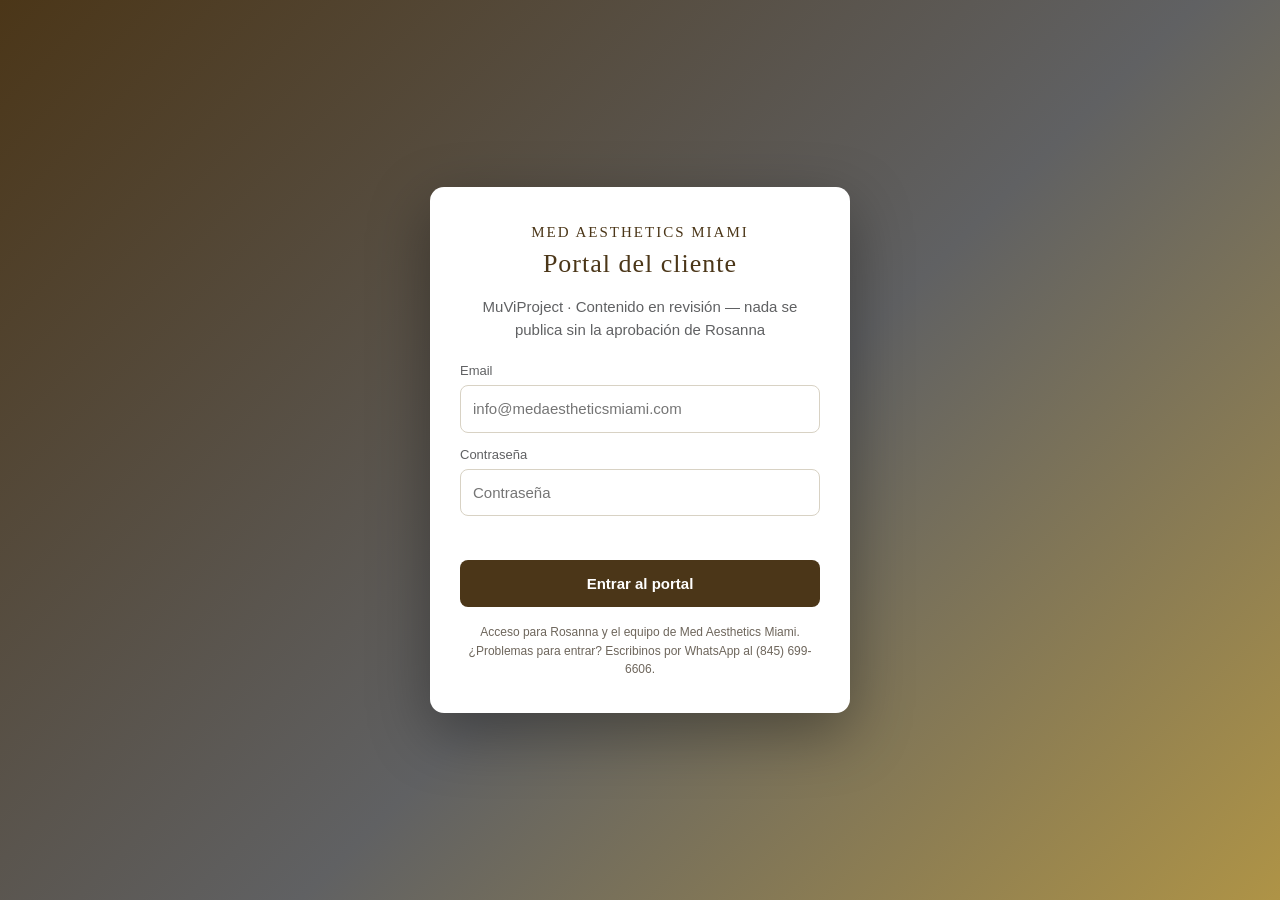
<file: biblioteca.html>
<!DOCTYPE html>
<html lang="es">
<head>
<meta charset="utf-8">
<meta name="viewport" content="width=device-width, initial-scale=1">
<title>Biblioteca · Med Aesthetics Miami</title>
<style>
:root{--gold:#e3b533;--gray:#606163;--ink:#2b2b2b;--light:#f2f9ff;--cream:#ecf0e4;--brown:#4b3618;--white:#fff}
*{box-sizing:border-box;margin:0;padding:0}
body{font-family:-apple-system,'Segoe UI',Helvetica,Arial,sans-serif;color:var(--ink);background:#faf8f2;line-height:1.55;overflow-x:hidden}
.brand{font-family:Georgia,'Times New Roman',serif}
.wrap{max-width:1060px;margin:0 auto;padding:0 20px}
/* ---------- login ---------- */
#gate{position:fixed;inset:0;z-index:100;display:flex;align-items:center;justify-content:center;background:linear-gradient(135deg,#4b3618 0%,#606163 55%,#e3b533 130%);padding:20px}
#gate.hidden{display:none}
.gate-card{background:#fff;border-radius:14px;max-width:420px;width:100%;padding:34px 30px;box-shadow:0 20px 60px rgba(0,0,0,.35);text-align:center}
.gate-card h1{font-family:Georgia,serif;color:var(--brown);font-size:26px;font-weight:400;letter-spacing:1px}
.gate-card .sub{color:var(--gray);font-size:14px;margin:6px 0 22px}
.gate-card label{display:block;text-align:left;font-size:13px;color:var(--gray);margin:12px 0 4px}
.gate-card input{width:100%;padding:11px 12px;border:1px solid #d8d2c4;border-radius:8px;font-size:15px}
.gate-card input:focus{outline:2px solid var(--gold)}
.btn{display:inline-block;background:var(--gold);color:#fff;border:0;border-radius:8px;padding:12px 22px;font-size:15px;font-weight:700;cursor:pointer;text-decoration:none}
.btn:hover{background:#cfa12a}
.btn-ghost{background:#fff;color:var(--brown);border:1.5px solid var(--gold)}
#gate-err{color:#b3261e;font-size:13px;min-height:18px;margin-top:10px}
.gate-note{font-size:12px;color:#999;margin-top:16px}
/* ---------- hero ---------- */
.hero{position:relative;color:#fff;overflow:hidden;background:linear-gradient(120deg,#4b3618 0%,#606163 60%,#8a7a3a 100%)}
.hero-media{position:absolute;inset:0}
.hero-media img{width:100%;height:100%;object-fit:cover;display:block}
.hero-media::after{content:"";position:absolute;inset:0;background:linear-gradient(120deg,rgba(75,54,24,.88),rgba(96,97,99,.72) 60%,rgba(227,181,51,.45))}
.hero-inner{position:relative;padding:64px 0 54px}
.hero-eyebrow{letter-spacing:3px;font-size:12px;text-transform:uppercase;color:var(--gold)}
.hero h1{font-family:Georgia,serif;font-weight:400;font-size:44px;line-height:1.15;margin:12px 0 10px;max-width:640px}
.hero p.lede{font-size:18px;max-width:620px;color:#f4efe2}
.hero-cta{margin-top:22px;display:flex;gap:12px;flex-wrap:wrap}
.hero-cta .btn-ghost{color:#fff;border-color:#fff;background:transparent}
.seals{display:flex;gap:10px;flex-wrap:wrap;margin-top:28px}
.seal{background:rgba(255,255,255,.14);border:1px solid rgba(255,255,255,.35);border-radius:999px;padding:7px 14px;font-size:13px}
/* ---------- sections ---------- */
section{padding:44px 0}
section h2{font-family:Georgia,serif;font-weight:400;font-size:30px;color:var(--brown);margin-bottom:6px}
section .intro{color:var(--gray);margin-bottom:22px;max-width:760px}
.why{display:grid;grid-template-columns:repeat(auto-fit,minmax(220px,1fr));gap:14px;margin-top:26px}
.why div{background:#fff;border:1px solid #e8e2d2;border-radius:12px;padding:18px}
.why b{color:var(--gold);font-size:22px;font-family:Georgia,serif;display:block}
.why h3{font-size:16px;margin:4px 0}
.why p{font-size:14px;color:var(--gray)}
.badge{display:inline-block;font-size:11px;font-weight:700;letter-spacing:1px;text-transform:uppercase;border-radius:999px;padding:3px 10px;background:var(--cream);color:var(--brown)}
.badge.warn{background:#fdeecb;color:#8a6d00}
.badge.gold{background:var(--gold);color:#fff}
.badge.gray{background:#e9e9e9;color:var(--gray)}
/* ---------- Anuncios en simple ---------- */
.verdict{display:inline-block;font-size:15px;font-weight:800;letter-spacing:1px;border-radius:999px;padding:6px 14px;margin:8px 0}
.verdict.good{background:#e2f3e5;color:#1d6b2f}
.verdict.mid{background:#fdf6e0;color:#8a6d00}
.verdict.bad{background:#fde8e8;color:#a12020}
.verdict.none{background:#e9e9e9;color:#606163}
.paused{display:inline-block;font-size:13px;font-weight:700;background:#e9e9e9;color:#606163;border-radius:999px;padding:4px 12px;margin:4px 0}
.adnums{font-size:14px;line-height:1.7;margin:8px 0}
.adnums b{color:var(--brown)}
.adrec{font-size:14px;background:var(--light);border-left:3px solid var(--gold);border-radius:8px;padding:10px 12px;margin-top:10px}
.adrec b{color:var(--brown)}
.sumbox{background:#fdf6e0;border:1.5px solid var(--gold);border-radius:12px;padding:16px 20px;margin-bottom:20px;font-size:15px;line-height:1.7}
.sumbox .big{font-family:Georgia,serif;font-size:22px;color:var(--brown);line-height:1.3}
.sumbox b{color:var(--brown)}
.sub{font-family:Georgia,serif;font-size:22px;color:var(--brown);margin:28px 0 8px}
.minitable{width:100%;border-collapse:collapse;font-size:13px;margin:10px 0}
.minitable th,.minitable td{border-bottom:1px solid #e8e2d2;padding:6px 8px;text-align:left}
.minitable th{color:var(--gray)}
.glos{font-size:14px;line-height:1.8}
.glos b{color:var(--brown)}
/* calendar */
.cal{display:grid;grid-template-columns:repeat(auto-fill,minmax(300px,1fr));gap:14px}
.day{background:#fff;border:1px solid #e8e2d2;border-radius:12px;padding:18px}
.day .d{font-family:Georgia,serif;font-size:19px;color:var(--brown)}
.day .fmt{font-size:13px;color:var(--gray);margin:2px 0 8px}
.day p{font-size:14px}
.day .note{font-size:13px;color:#8a6d00;background:#fdf6e0;border-radius:8px;padding:8px 10px;margin-top:10px}
.day .adapt{font-size:13px;color:#2b2b2b;background:#f2f9ff;border-left:3px solid var(--gold);border-radius:8px;padding:8px 10px;margin-top:10px}
.thumbs{display:flex;gap:8px;margin:12px 0}.thumbs img{width:32%;height:auto;border-radius:10px;border:2px solid var(--gold);display:block}.thumbs.one img{width:100%}
.rule{background:#fdf6e0;border:1.5px solid var(--gold);border-radius:12px;padding:14px 18px;font-size:15px;margin-bottom:20px}
.day .nets{font-size:12px;color:var(--gray);margin-top:8px}
.day.empty{background:var(--cream);border-style:dashed}
/* scripts */
details{background:#fff;border:1px solid #e8e2d2;border-radius:12px;margin-bottom:12px;padding:16px 18px}
details summary{cursor:pointer;font-family:Georgia,serif;font-size:19px;color:var(--brown);list-style:none}
details summary::-webkit-details-marker{display:none}
details summary .n{color:var(--gold);font-weight:700;margin-right:8px}
details .meta{font-size:13px;color:var(--gray);margin:6px 0 10px}
details .lbl{font-size:11px;font-weight:700;letter-spacing:1px;text-transform:uppercase;color:var(--gray);margin-top:12px}
details .hook{font-family:Georgia,serif;font-size:18px;color:var(--brown)}
details ul{margin:6px 0 6px 20px;font-size:14px}
details .cap{font-size:13px;color:var(--gray);background:var(--light);border-radius:8px;padding:10px 12px;margin-top:8px}
.warnbox{font-size:13px;color:#8a6d00;background:#fdf6e0;border-radius:8px;padding:8px 10px;margin-top:10px}
/* graphics + offers */
.grid{display:grid;grid-template-columns:repeat(auto-fill,minmax(300px,1fr));gap:14px}
.card{background:#fff;border:1px solid #e8e2d2;border-radius:12px;padding:18px}
.card h3{font-family:Georgia,serif;font-weight:400;font-size:18px;color:var(--brown);margin:6px 0}
.card p{font-size:14px}
.card .price{font-family:Georgia,serif;font-size:22px;color:var(--brown);margin:6px 0}
.card .vig{font-size:12px;color:var(--gray)}
.card .need{font-size:13px;color:#8a6d00;background:#fdf6e0;border-radius:8px;padding:8px 10px;margin-top:10px}
.approve{margin-top:12px}
.approve a{display:inline-block;background:#25D366;color:#fff;font-weight:700;font-size:13px;border-radius:999px;padding:8px 16px;text-decoration:none}
.approve a:hover{background:#1da851}
/* feedback por WhatsApp */
.fb{margin-top:10px}
.fb textarea{width:100%;padding:10px 12px;border:1px solid #d8d2c4;border-radius:8px;font-size:14px;font-family:inherit;resize:vertical;min-height:56px}
.fb textarea:focus{outline:2px solid var(--gold)}
.fb-btn{display:inline-block;margin-top:8px;background:#fff;color:var(--brown);border:1.5px solid var(--gold);border-radius:999px;padding:8px 16px;font-size:13px;font-weight:700;cursor:pointer;font-family:inherit}
.fb-btn:hover{background:#fdf6e0}
.band{position:relative;overflow:hidden;border-radius:12px;min-height:120px;display:flex;align-items:center;justify-content:center;background:linear-gradient(120deg,#4b3618,#606163 60%,#e3b533);margin:8px 0 22px}
.band img{position:absolute;inset:0;width:100%;height:100%;object-fit:cover}
.band span{position:relative;color:#fff;font-family:Georgia,serif;font-size:22px;text-align:center;padding:20px}
/* pendientes */
.pend{background:#fff;border:1px solid #e8e2d2;border-radius:12px;padding:22px}
.pend li{margin:8px 0 8px 20px;font-size:14px}
footer{background:var(--brown);color:#e8dfc8;padding:30px 0;text-align:center;font-size:13px}
footer a{color:var(--gold)}
.topbar{background:var(--brown);color:#fff;font-size:13px;padding:10px 0}
.topbar .wrap{display:flex;justify-content:space-between;gap:12px;flex-wrap:wrap}
.topbar a{color:var(--gold);text-decoration:none}
/* redes: cápsulas con el color de cada marca (definido una vez acá) */
.nets{display:flex;flex-wrap:nowrap;gap:6px;margin-top:8px}
.net{display:inline-flex;align-items:center;border-radius:999px;padding:3px 11px;font-size:11px;font-weight:700;letter-spacing:.4px;color:#fff;white-space:nowrap}
.net-ig{background:linear-gradient(45deg,#f09433,#e6683c,#dc2743,#cc2366,#bc1888)}
.net-fb{background:#1877F2}
.net-tt{background:#010101;border:1.5px solid #25F4EE;box-shadow:inset 0 -2px 0 #FE2C55}
.net-yt{background:#FF0000}
/* botón vista previa */
.pv{margin-top:10px}
.pv-btn{display:inline-block;background:#fff;color:var(--brown);border:1.5px solid var(--gray);border-radius:999px;padding:8px 16px;font-size:13px;font-weight:700;cursor:pointer;font-family:inherit}
.pv-btn:hover{border-color:var(--gold);background:#fdf6e0}
/* modal de vista previa */
.modal-overlay{position:fixed;inset:0;z-index:200;display:none;align-items:center;justify-content:center;background:rgba(43,43,43,.65);padding:16px}
.modal-overlay.open{display:flex}
.modal{position:relative;background:#fff;border-radius:14px;max-width:640px;width:100%;max-height:88vh;overflow-y:auto;padding:26px 24px 22px;box-shadow:0 24px 70px rgba(0,0,0,.4)}
.modal-close{position:absolute;top:10px;right:12px;width:44px;height:44px;border:0;border-radius:50%;background:var(--cream);color:var(--brown);font-size:28px;line-height:1;cursor:pointer;z-index:1}
.modal-close:hover{background:var(--gold);color:#fff}
.modal .day,.modal .card{border:0;padding:0}
.modal details{border:0;padding:0;margin:0}
.modal .approve,.modal .fb{margin-top:14px}
@media(max-width:640px){
  .hero h1{font-size:32px}
  section h2{font-size:25px}
  .hero-inner{padding:44px 20px 38px}
  .modal-overlay{padding:8px}
  .modal{width:94vw;max-height:90vh;padding:22px 16px 18px;border-radius:16px}
  .modal-close{width:48px;height:48px;font-size:30px;top:8px;right:8px}
  .approve a,.fb-btn,.pv-btn{display:block;text-align:center;margin-top:8px}
  .fb textarea{font-size:16px}
}
/* ---------- menú superior (siempre visible) ---------- */
.nav{position:sticky;top:0;z-index:60;background:var(--brown);border-bottom:3px solid var(--gold)}
.nav .wrap{display:flex;gap:2px;overflow-x:auto;white-space:nowrap;padding-top:0;padding-bottom:0}
.nav a{color:#e8dfc8;text-decoration:none;font-size:14px;font-weight:600;padding:12px 13px;flex-shrink:0}
.nav a:hover{color:#fff}
.nav a.active{background:var(--gold);color:#fff}
</style>
<link rel="stylesheet" href="ux.css">
</head>
<body><a class="skip-link" href="#contenido">Saltar al contenido</a>
<!-- ============================================================
     CONFIGURACIÓN DEL ACCESO (editar acá para cambiar la clave)
     La contraseña de este portal es una CORTINA VISUAL, no
     seguridad real: al ser un sitio estático (GitHub Pages),
     cualquiera que lea el código puede verla. Para acceso
     protegido de verdad, usar Cloudflare Access.
     ============================================================ -->
<script>
var PORTAL_PASSWORD = "MedAesthetics2026";
var PORTAL_EMAIL_DOMAIN = "@medaestheticsmiami.com";
</script>

<div id="gate">
  <div class="gate-card">
    <div class="brand" style="color:#e3b533;font-size:15px;letter-spacing:2px">MED AESTHETICS MIAMI</div>
    <h1>Portal del cliente</h1>
    <div class="sub">MuViProject · Contenido en revisión — nada se publica sin la aprobación de Rosanna</div>
    <form id="gate-form">
      <label for="gate-email">Email</label>
      <input id="gate-email" type="email" placeholder="info@medaestheticsmiami.com" autocomplete="username" required>
      <label for="gate-pass">Contraseña</label>
      <input id="gate-pass" type="password" placeholder="Contraseña" autocomplete="current-password" required>
      <div id="gate-err"></div>
      <div style="margin-top:16px"><button class="btn" type="submit" style="width:100%">Entrar al portal</button></div>
    </form>
    <div class="gate-note">Acceso para Rosanna y el equipo de Med Aesthetics Miami.<br>¿Problemas para entrar? Escribinos por WhatsApp al (845) 699-6606.</div>
  </div>
</div>
<script>
(function(){
  var gate = document.getElementById('gate');
  try { if (sessionStorage.getItem('mam_auth') === '1') { gate.classList.add('hidden'); } } catch(e){}
  document.getElementById('gate-form').addEventListener('submit', function(ev){
    ev.preventDefault();
    var email = document.getElementById('gate-email').value.trim().toLowerCase();
    var pass = document.getElementById('gate-pass').value;
    var err = document.getElementById('gate-err');
    if (email.slice(-PORTAL_EMAIL_DOMAIN.length) !== PORTAL_EMAIL_DOMAIN) {
      err.textContent = 'Usá tu email de Med Aesthetics Miami (@medaestheticsmiami.com).';
      return;
    }
    if (pass !== PORTAL_PASSWORD) {
      err.textContent = 'Contraseña incorrecta. Revisala e intentá de nuevo.';
      return;
    }
    try { sessionStorage.setItem('mam_auth', '1'); } catch(e){}
    gate.classList.add('hidden');
    window.scrollTo(0, 0);
  });
})();
</script>

<div class="topbar"><div class="wrap"><span>Med Aesthetics Miami · Portal del cliente — MuViProject</span><span><a href="#" onclick="try{sessionStorage.removeItem('mam_auth')}catch(e){};location.reload();return false;">Salir</a></span></div></div>
<nav class="nav" aria-label="Navegación principal"><div class="wrap"><a href="index.html">Resumen</a><a href="calendario.html">Calendario</a><a href="revision.html">Para revisar</a><a href="resultados.html">Resultados</a><a href="biblioteca.html" class="active" aria-current="page">Biblioteca</a></div></nav><main id="contenido"><section class="ux-page"><div class="wrap"><header class="ux-heading"><p class="ux-eyebrow">Contenido y archivo</p><h1>Biblioteca</h1><p>Todo el material sigue disponible, organizado por lo que necesitas consultar.</p></header><div class="ux-links"><a href="guiones.html"><span>Material de trabajo</span><h3>Guiones</h3><p>26 ideas de reels para preparar la filmación.</p></a><a href="graficas.html"><span>Material de trabajo</span><h3>Piezas gráficas</h3><p>15 piezas, con sus necesidades de producción.</p></a><a href="ofertas.html"><span>Material de trabajo</span><h3>Ofertas</h3><p>Condiciones y precios, con las confirmaciones pendientes.</p></a><a href="encuestas.html"><span>Material de trabajo</span><h3>Encuestas</h3><p>Preguntas para conversar con la comunidad.</p></a><a href="vallure.html"><span>Material de trabajo</span><h3>Archivo de Vallure</h3><p>Contenido anterior para consultar y revisar.</p></a></div></div></section></main><footer>
  <div class="wrap">
    <p><b>Med Aesthetics Miami · Tu espacio de trabajo con MuViProject</b></p>
    <p style="margin-top:8px">Med Aesthetics Miami · (305) 356-7402 · info@medaestheticsmiami.com<br>Portal preparado por <a href="https://muviproject.com">MuViProject</a> · Noviembre 2026</p>
  </div>
</footer>
<div id="modal-overlay" class="modal-overlay" onclick="if(event.target===this)closePreview()">
  <div class="modal" role="dialog" aria-modal="true" aria-label="Ver detalle">
    <button type="button" class="modal-close" onclick="closePreview()" aria-label="Cerrar">×</button>
    <div id="modal-body"></div>
  </div>
</div>
<script>
/* Ver detalle: clona la pieza en el modal, con su botón de aprobar y su
   cajita de feedback. Cierra con la X, con clic fuera del popup, o con
   Escape. Mientras está abierto, el fondo no hace scroll. */
var _pvScroll = 0;
function openPreview(btn){
  var piece = btn.closest('article, details');
  if(!piece) return;
  var clone = piece.cloneNode(true);
  var pv = clone.querySelector('.pv');
  if(pv) pv.remove();
  if(clone.tagName === 'DETAILS') clone.setAttribute('open', '');
  var body = document.getElementById('modal-body');
  body.innerHTML = '';
  body.appendChild(clone);
  document.getElementById('modal-overlay').classList.add('open');
  _pvScroll = window.scrollY || 0;
  document.body.style.overflow = 'hidden';
  var c = document.querySelector('.modal-close');
  if(c) c.focus();
}
function closePreview(){
  document.getElementById('modal-overlay').classList.remove('open');
  document.getElementById('modal-body').innerHTML = '';
  document.body.style.overflow = '';
  window.scrollTo(0, _pvScroll);
}
document.addEventListener('keydown', function(ev){
  if(ev.key === 'Escape') closePreview();
});
</script>
<script>
/* Feedback por WhatsApp: abre WhatsApp con "Sobre [pieza]: [comentario]".
   No envía nada solo: el mensaje se manda solo si Rosanna pulsa Enviar
   en WhatsApp. Si la cajita está vacía, no abre nada. */
function mamFeedback(btn){
  var box = btn.parentElement;
  var ta = box ? box.querySelector('textarea') : null;
  var txt = ta ? ta.value.trim() : '';
  if (!txt) { alert('Escribí tu comentario sobre esta pieza antes de enviarlo.'); if (ta) ta.focus(); return; }
  var piece = btn.getAttribute('data-piece') || 'esta pieza';
  var url = 'https://wa.me/18456996606?text=' + encodeURIComponent('Sobre ' + piece + ': ' + txt);
  window.open(url, '_blank');
}
</script>
<script src="ux.js" defer></script>
</body>
</html>
</file>
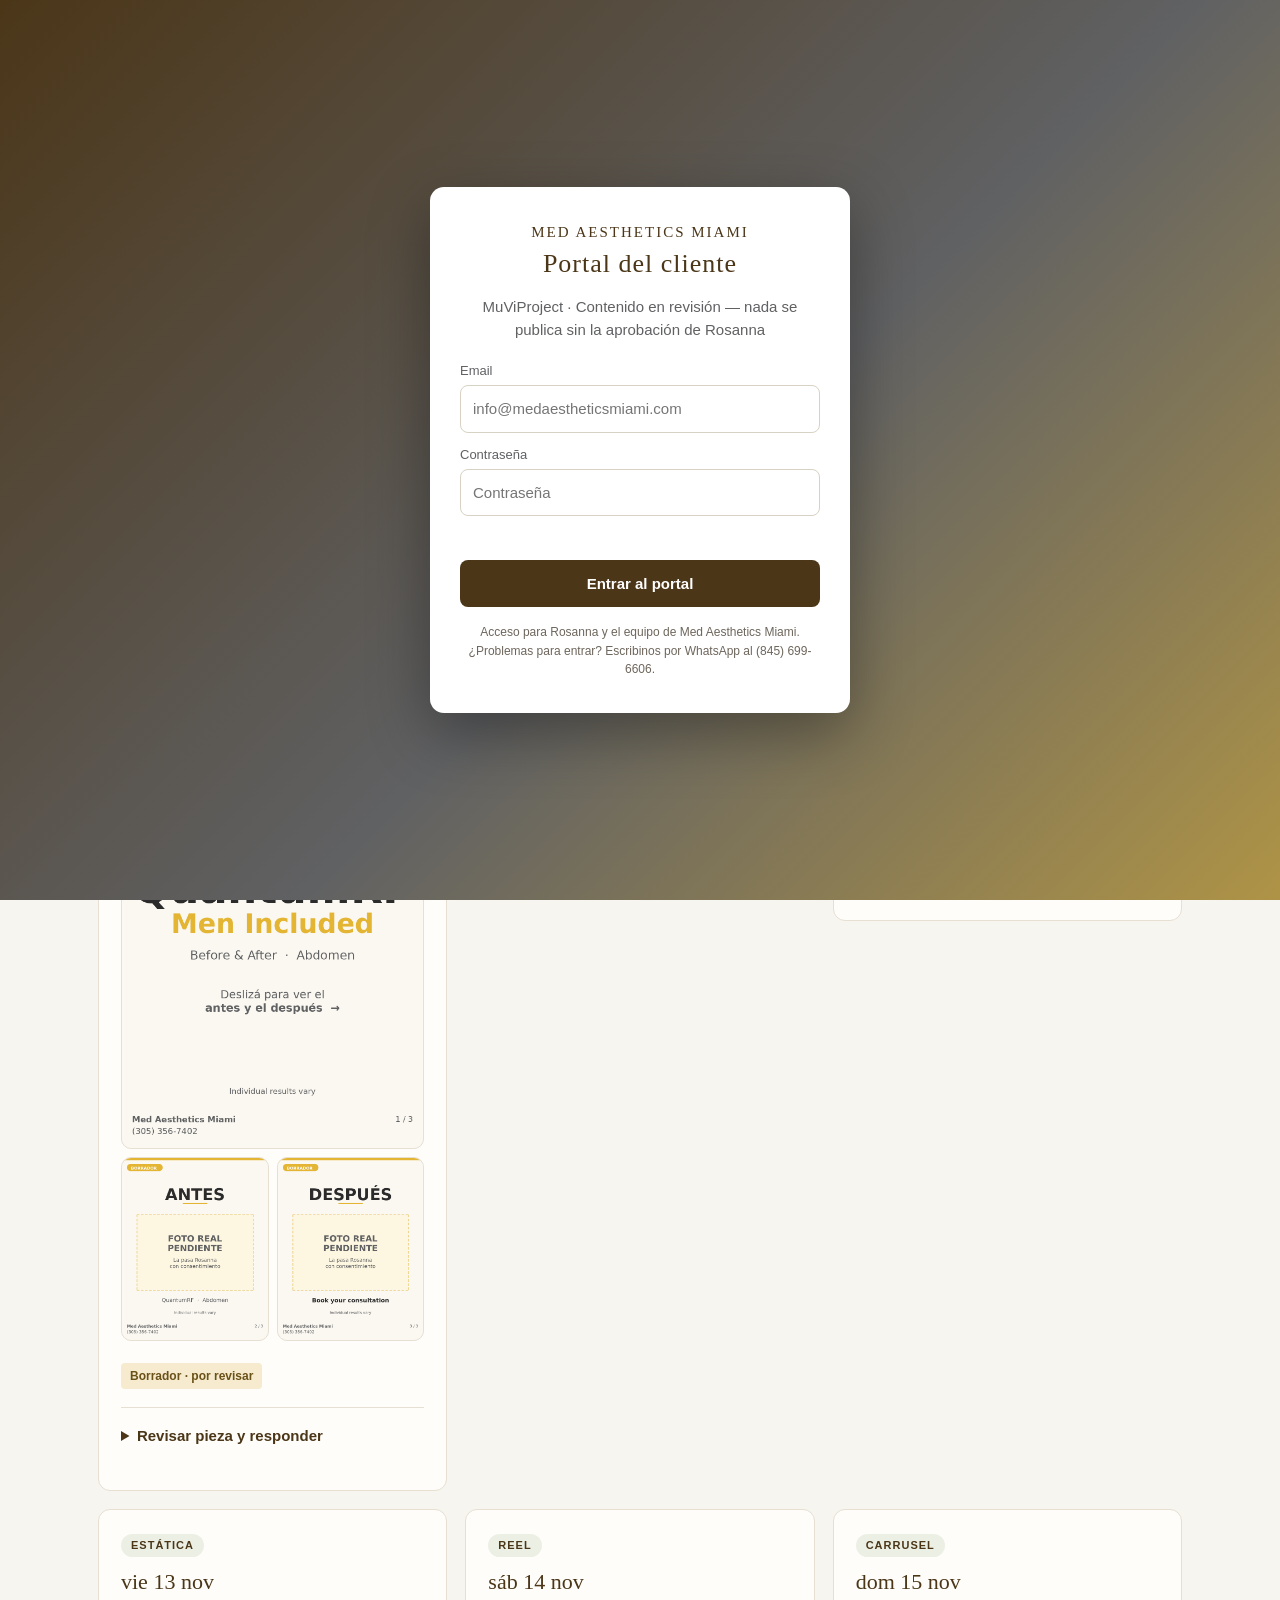
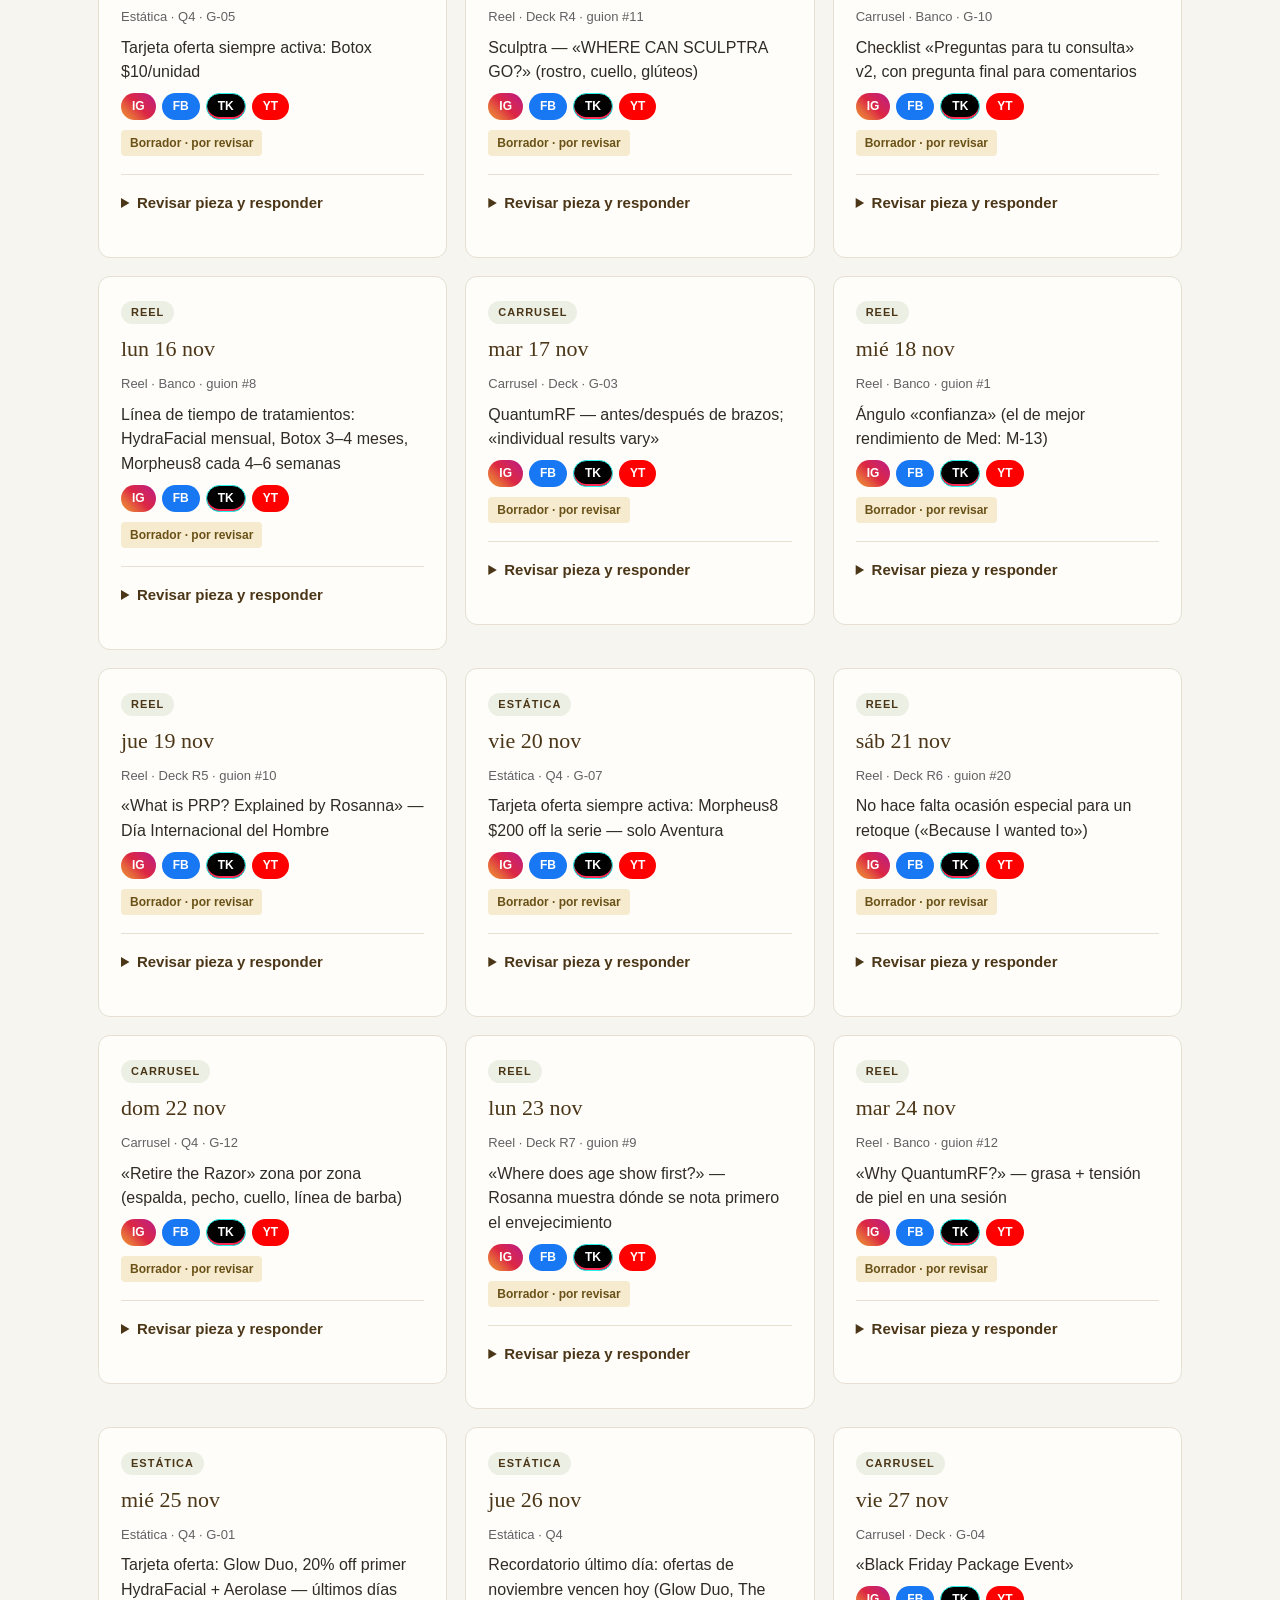
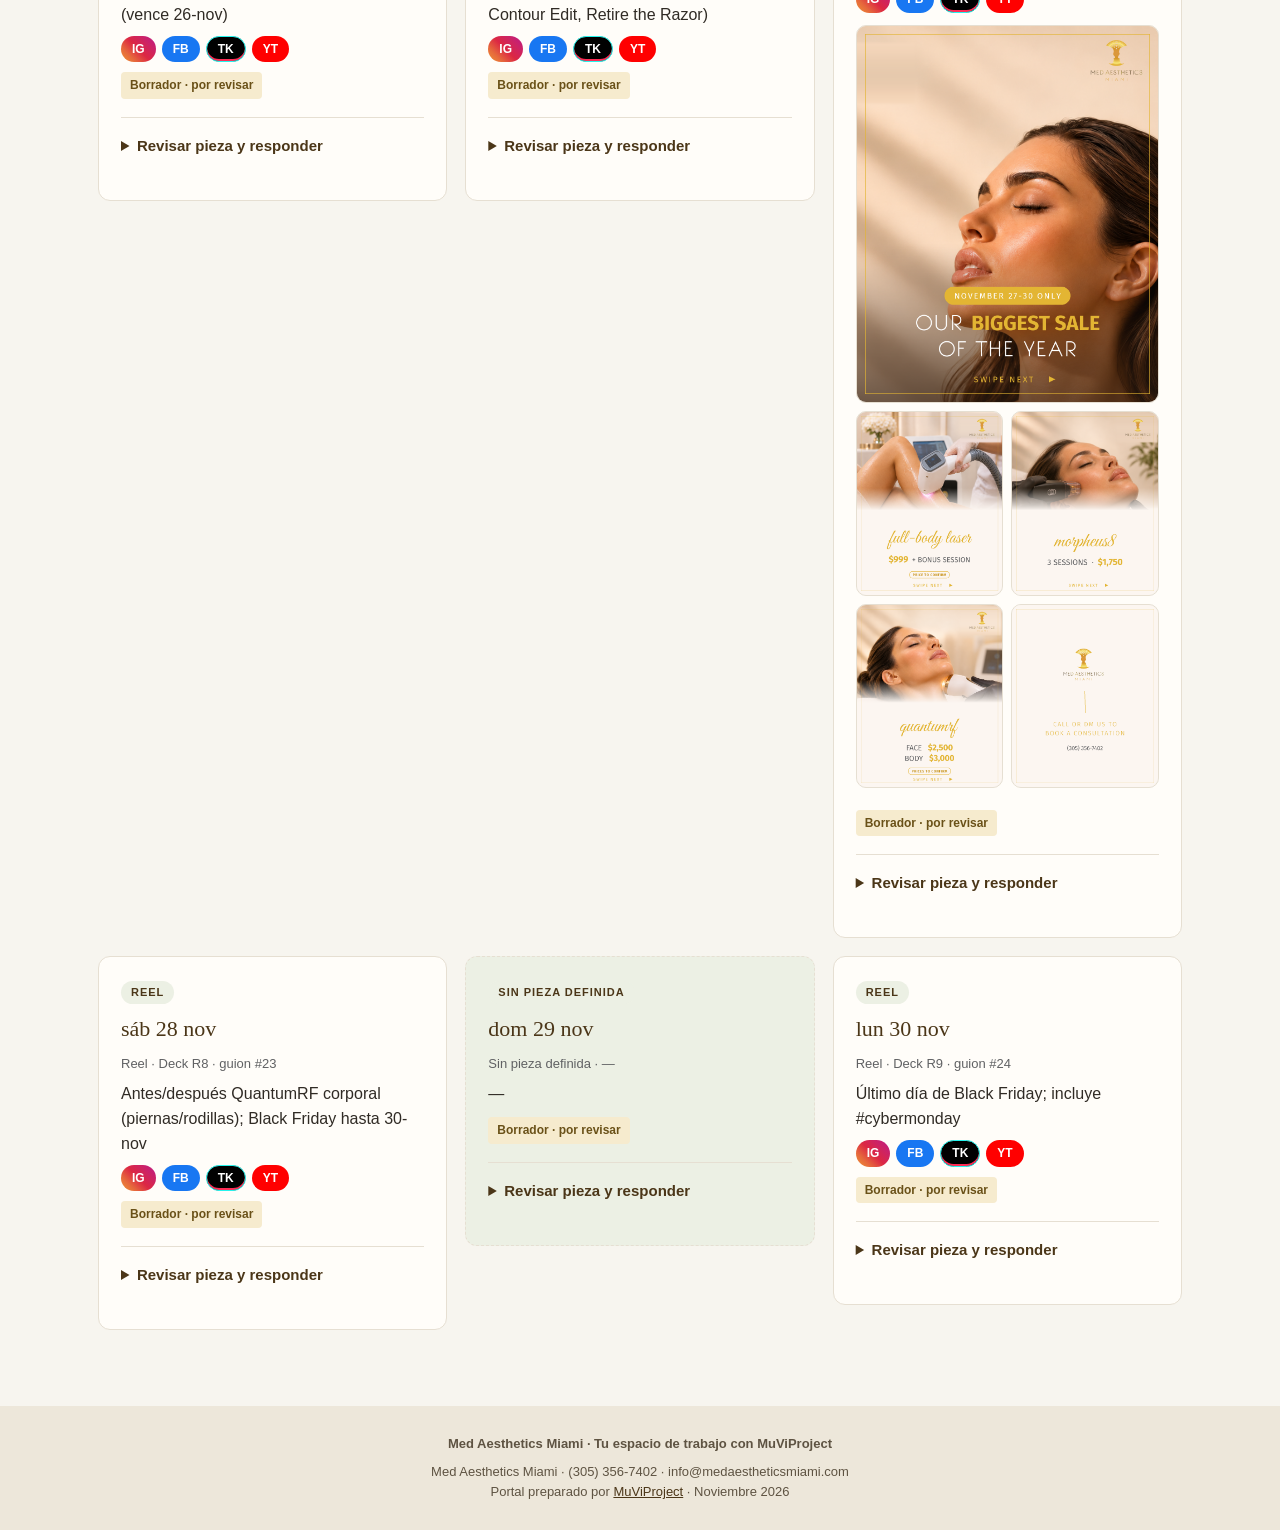
<file: calendario.html>
<!DOCTYPE html>
<html lang="es">
<head>
<meta charset="utf-8">
<meta name="viewport" content="width=device-width, initial-scale=1">
<title>Calendario · Med Aesthetics Miami</title>
<style>
:root{--gold:#e3b533;--gray:#606163;--ink:#2b2b2b;--light:#f2f9ff;--cream:#ecf0e4;--brown:#4b3618;--white:#fff}
*{box-sizing:border-box;margin:0;padding:0}
body{font-family:-apple-system,'Segoe UI',Helvetica,Arial,sans-serif;color:var(--ink);background:#faf8f2;line-height:1.55;overflow-x:hidden}
.brand{font-family:Georgia,'Times New Roman',serif}
.wrap{max-width:1060px;margin:0 auto;padding:0 20px}
/* ---------- login ---------- */
#gate{position:fixed;inset:0;z-index:100;display:flex;align-items:center;justify-content:center;background:linear-gradient(135deg,#4b3618 0%,#606163 55%,#e3b533 130%);padding:20px}
#gate.hidden{display:none}
.gate-card{background:#fff;border-radius:14px;max-width:420px;width:100%;padding:34px 30px;box-shadow:0 20px 60px rgba(0,0,0,.35);text-align:center}
.gate-card h1{font-family:Georgia,serif;color:var(--brown);font-size:26px;font-weight:400;letter-spacing:1px}
.gate-card .sub{color:var(--gray);font-size:14px;margin:6px 0 22px}
.gate-card label{display:block;text-align:left;font-size:13px;color:var(--gray);margin:12px 0 4px}
.gate-card input{width:100%;padding:11px 12px;border:1px solid #d8d2c4;border-radius:8px;font-size:15px}
.gate-card input:focus{outline:2px solid var(--gold)}
.btn{display:inline-block;background:var(--gold);color:#fff;border:0;border-radius:8px;padding:12px 22px;font-size:15px;font-weight:700;cursor:pointer;text-decoration:none}
.btn:hover{background:#cfa12a}
.btn-ghost{background:#fff;color:var(--brown);border:1.5px solid var(--gold)}
#gate-err{color:#b3261e;font-size:13px;min-height:18px;margin-top:10px}
.gate-note{font-size:12px;color:#999;margin-top:16px}
/* ---------- hero ---------- */
.hero{position:relative;color:#fff;overflow:hidden;background:linear-gradient(120deg,#4b3618 0%,#606163 60%,#8a7a3a 100%)}
.hero-media{position:absolute;inset:0}
.hero-media img{width:100%;height:100%;object-fit:cover;display:block}
.hero-media::after{content:"";position:absolute;inset:0;background:linear-gradient(120deg,rgba(75,54,24,.88),rgba(96,97,99,.72) 60%,rgba(227,181,51,.45))}
.hero-inner{position:relative;padding:64px 0 54px}
.hero-eyebrow{letter-spacing:3px;font-size:12px;text-transform:uppercase;color:var(--gold)}
.hero h1{font-family:Georgia,serif;font-weight:400;font-size:44px;line-height:1.15;margin:12px 0 10px;max-width:640px}
.hero p.lede{font-size:18px;max-width:620px;color:#f4efe2}
.hero-cta{margin-top:22px;display:flex;gap:12px;flex-wrap:wrap}
.hero-cta .btn-ghost{color:#fff;border-color:#fff;background:transparent}
.seals{display:flex;gap:10px;flex-wrap:wrap;margin-top:28px}
.seal{background:rgba(255,255,255,.14);border:1px solid rgba(255,255,255,.35);border-radius:999px;padding:7px 14px;font-size:13px}
/* ---------- sections ---------- */
section{padding:44px 0}
section h2{font-family:Georgia,serif;font-weight:400;font-size:30px;color:var(--brown);margin-bottom:6px}
section .intro{color:var(--gray);margin-bottom:22px;max-width:760px}
.why{display:grid;grid-template-columns:repeat(auto-fit,minmax(220px,1fr));gap:14px;margin-top:26px}
.why div{background:#fff;border:1px solid #e8e2d2;border-radius:12px;padding:18px}
.why b{color:var(--gold);font-size:22px;font-family:Georgia,serif;display:block}
.why h3{font-size:16px;margin:4px 0}
.why p{font-size:14px;color:var(--gray)}
.badge{display:inline-block;font-size:11px;font-weight:700;letter-spacing:1px;text-transform:uppercase;border-radius:999px;padding:3px 10px;background:var(--cream);color:var(--brown)}
.badge.warn{background:#fdeecb;color:#8a6d00}
.badge.gold{background:var(--gold);color:#fff}
.badge.gray{background:#e9e9e9;color:var(--gray)}
/* ---------- Anuncios en simple ---------- */
.verdict{display:inline-block;font-size:15px;font-weight:800;letter-spacing:1px;border-radius:999px;padding:6px 14px;margin:8px 0}
.verdict.good{background:#e2f3e5;color:#1d6b2f}
.verdict.mid{background:#fdf6e0;color:#8a6d00}
.verdict.bad{background:#fde8e8;color:#a12020}
.verdict.none{background:#e9e9e9;color:#606163}
.paused{display:inline-block;font-size:13px;font-weight:700;background:#e9e9e9;color:#606163;border-radius:999px;padding:4px 12px;margin:4px 0}
.adnums{font-size:14px;line-height:1.7;margin:8px 0}
.adnums b{color:var(--brown)}
.adrec{font-size:14px;background:var(--light);border-left:3px solid var(--gold);border-radius:8px;padding:10px 12px;margin-top:10px}
.adrec b{color:var(--brown)}
.sumbox{background:#fdf6e0;border:1.5px solid var(--gold);border-radius:12px;padding:16px 20px;margin-bottom:20px;font-size:15px;line-height:1.7}
.sumbox .big{font-family:Georgia,serif;font-size:22px;color:var(--brown);line-height:1.3}
.sumbox b{color:var(--brown)}
.sub{font-family:Georgia,serif;font-size:22px;color:var(--brown);margin:28px 0 8px}
.minitable{width:100%;border-collapse:collapse;font-size:13px;margin:10px 0}
.minitable th,.minitable td{border-bottom:1px solid #e8e2d2;padding:6px 8px;text-align:left}
.minitable th{color:var(--gray)}
.glos{font-size:14px;line-height:1.8}
.glos b{color:var(--brown)}
/* calendar */
.cal{display:grid;grid-template-columns:repeat(auto-fill,minmax(300px,1fr));gap:14px}
.day{background:#fff;border:1px solid #e8e2d2;border-radius:12px;padding:18px}
.day .d{font-family:Georgia,serif;font-size:19px;color:var(--brown)}
.day .fmt{font-size:13px;color:var(--gray);margin:2px 0 8px}
.day p{font-size:14px}
.day .note{font-size:13px;color:#8a6d00;background:#fdf6e0;border-radius:8px;padding:8px 10px;margin-top:10px}
.day .adapt{font-size:13px;color:#2b2b2b;background:#f2f9ff;border-left:3px solid var(--gold);border-radius:8px;padding:8px 10px;margin-top:10px}
.thumbs{display:flex;gap:8px;margin:12px 0}.thumbs img{width:32%;height:auto;border-radius:10px;border:2px solid var(--gold);display:block}.thumbs.one img{width:100%}
.rule{background:#fdf6e0;border:1.5px solid var(--gold);border-radius:12px;padding:14px 18px;font-size:15px;margin-bottom:20px}
.day .nets{font-size:12px;color:var(--gray);margin-top:8px}
.day.empty{background:var(--cream);border-style:dashed}
/* scripts */
details{background:#fff;border:1px solid #e8e2d2;border-radius:12px;margin-bottom:12px;padding:16px 18px}
details summary{cursor:pointer;font-family:Georgia,serif;font-size:19px;color:var(--brown);list-style:none}
details summary::-webkit-details-marker{display:none}
details summary .n{color:var(--gold);font-weight:700;margin-right:8px}
details .meta{font-size:13px;color:var(--gray);margin:6px 0 10px}
details .lbl{font-size:11px;font-weight:700;letter-spacing:1px;text-transform:uppercase;color:var(--gray);margin-top:12px}
details .hook{font-family:Georgia,serif;font-size:18px;color:var(--brown)}
details ul{margin:6px 0 6px 20px;font-size:14px}
details .cap{font-size:13px;color:var(--gray);background:var(--light);border-radius:8px;padding:10px 12px;margin-top:8px}
.warnbox{font-size:13px;color:#8a6d00;background:#fdf6e0;border-radius:8px;padding:8px 10px;margin-top:10px}
/* graphics + offers */
.grid{display:grid;grid-template-columns:repeat(auto-fill,minmax(300px,1fr));gap:14px}
.card{background:#fff;border:1px solid #e8e2d2;border-radius:12px;padding:18px}
.card h3{font-family:Georgia,serif;font-weight:400;font-size:18px;color:var(--brown);margin:6px 0}
.card p{font-size:14px}
.card .price{font-family:Georgia,serif;font-size:22px;color:var(--brown);margin:6px 0}
.card .vig{font-size:12px;color:var(--gray)}
.card .need{font-size:13px;color:#8a6d00;background:#fdf6e0;border-radius:8px;padding:8px 10px;margin-top:10px}
.approve{margin-top:12px}
.approve a{display:inline-block;background:#25D366;color:#fff;font-weight:700;font-size:13px;border-radius:999px;padding:8px 16px;text-decoration:none}
.approve a:hover{background:#1da851}
/* feedback por WhatsApp */
.fb{margin-top:10px}
.fb textarea{width:100%;padding:10px 12px;border:1px solid #d8d2c4;border-radius:8px;font-size:14px;font-family:inherit;resize:vertical;min-height:56px}
.fb textarea:focus{outline:2px solid var(--gold)}
.fb-btn{display:inline-block;margin-top:8px;background:#fff;color:var(--brown);border:1.5px solid var(--gold);border-radius:999px;padding:8px 16px;font-size:13px;font-weight:700;cursor:pointer;font-family:inherit}
.fb-btn:hover{background:#fdf6e0}
.band{position:relative;overflow:hidden;border-radius:12px;min-height:120px;display:flex;align-items:center;justify-content:center;background:linear-gradient(120deg,#4b3618,#606163 60%,#e3b533);margin:8px 0 22px}
.band img{position:absolute;inset:0;width:100%;height:100%;object-fit:cover}
.band span{position:relative;color:#fff;font-family:Georgia,serif;font-size:22px;text-align:center;padding:20px}
/* pendientes */
.pend{background:#fff;border:1px solid #e8e2d2;border-radius:12px;padding:22px}
.pend li{margin:8px 0 8px 20px;font-size:14px}
footer{background:var(--brown);color:#e8dfc8;padding:30px 0;text-align:center;font-size:13px}
footer a{color:var(--gold)}
.topbar{background:var(--brown);color:#fff;font-size:13px;padding:10px 0}
.topbar .wrap{display:flex;justify-content:space-between;gap:12px;flex-wrap:wrap}
.topbar a{color:var(--gold);text-decoration:none}
/* redes: cápsulas con el color de cada marca (definido una vez acá) */
.nets{display:flex;flex-wrap:nowrap;gap:6px;margin-top:8px}
.net{display:inline-flex;align-items:center;border-radius:999px;padding:3px 11px;font-size:11px;font-weight:700;letter-spacing:.4px;color:#fff;white-space:nowrap}
.net-ig{background:linear-gradient(45deg,#f09433,#e6683c,#dc2743,#cc2366,#bc1888)}
.net-fb{background:#1877F2}
.net-tt{background:#010101;border:1.5px solid #25F4EE;box-shadow:inset 0 -2px 0 #FE2C55}
.net-yt{background:#FF0000}
/* botón vista previa */
.pv{margin-top:10px}
.pv-btn{display:inline-block;background:#fff;color:var(--brown);border:1.5px solid var(--gray);border-radius:999px;padding:8px 16px;font-size:13px;font-weight:700;cursor:pointer;font-family:inherit}
.pv-btn:hover{border-color:var(--gold);background:#fdf6e0}
/* modal de vista previa */
.modal-overlay{position:fixed;inset:0;z-index:200;display:none;align-items:center;justify-content:center;background:rgba(43,43,43,.65);padding:16px}
.modal-overlay.open{display:flex}
.modal{position:relative;background:#fff;border-radius:14px;max-width:640px;width:100%;max-height:88vh;overflow-y:auto;padding:26px 24px 22px;box-shadow:0 24px 70px rgba(0,0,0,.4)}
.modal-close{position:absolute;top:10px;right:12px;width:44px;height:44px;border:0;border-radius:50%;background:var(--cream);color:var(--brown);font-size:28px;line-height:1;cursor:pointer;z-index:1}
.modal-close:hover{background:var(--gold);color:#fff}
.modal .day,.modal .card{border:0;padding:0}
.modal details{border:0;padding:0;margin:0}
.modal .approve,.modal .fb{margin-top:14px}
@media(max-width:640px){
  .hero h1{font-size:32px}
  section h2{font-size:25px}
  .hero-inner{padding:44px 20px 38px}
  .modal-overlay{padding:8px}
  .modal{width:94vw;max-height:90vh;padding:22px 16px 18px;border-radius:16px}
  .modal-close{width:48px;height:48px;font-size:30px;top:8px;right:8px}
  .approve a,.fb-btn,.pv-btn{display:block;text-align:center;margin-top:8px}
  .fb textarea{font-size:16px}
}
/* ---------- menú superior (siempre visible) ---------- */
.nav{position:sticky;top:0;z-index:60;background:var(--brown);border-bottom:3px solid var(--gold)}
.nav .wrap{display:flex;gap:2px;overflow-x:auto;white-space:nowrap;padding-top:0;padding-bottom:0}
.nav a{color:#e8dfc8;text-decoration:none;font-size:14px;font-weight:600;padding:12px 13px;flex-shrink:0}
.nav a:hover{color:#fff}
.nav a.active{background:var(--gold);color:#fff}
</style>
<link rel="stylesheet" href="ux.css">
</head>
<body><a class="skip-link" href="#contenido">Saltar al contenido</a>
<!-- ============================================================
     CONFIGURACIÓN DEL ACCESO (editar acá para cambiar la clave)
     La contraseña de este portal es una CORTINA VISUAL, no
     seguridad real: al ser un sitio estático (GitHub Pages),
     cualquiera que lea el código puede verla. Para acceso
     protegido de verdad, usar Cloudflare Access.
     ============================================================ -->
<script>
var PORTAL_PASSWORD = "MedAesthetics2026";
var PORTAL_EMAIL_DOMAIN = "@medaestheticsmiami.com";
</script>

<div id="gate">
  <div class="gate-card">
    <div class="brand" style="color:#e3b533;font-size:15px;letter-spacing:2px">MED AESTHETICS MIAMI</div>
    <h1>Portal del cliente</h1>
    <div class="sub">MuViProject · Contenido en revisión — nada se publica sin la aprobación de Rosanna</div>
    <form id="gate-form">
      <label for="gate-email">Email</label>
      <input id="gate-email" type="email" placeholder="info@medaestheticsmiami.com" autocomplete="username" required>
      <label for="gate-pass">Contraseña</label>
      <input id="gate-pass" type="password" placeholder="Contraseña" autocomplete="current-password" required>
      <div id="gate-err"></div>
      <div style="margin-top:16px"><button class="btn" type="submit" style="width:100%">Entrar al portal</button></div>
    </form>
    <div class="gate-note">Acceso para Rosanna y el equipo de Med Aesthetics Miami.<br>¿Problemas para entrar? Escribinos por WhatsApp al (845) 699-6606.</div>
  </div>
</div>
<script>
(function(){
  var gate = document.getElementById('gate');
  try { if (sessionStorage.getItem('mam_auth') === '1') { gate.classList.add('hidden'); } } catch(e){}
  document.getElementById('gate-form').addEventListener('submit', function(ev){
    ev.preventDefault();
    var email = document.getElementById('gate-email').value.trim().toLowerCase();
    var pass = document.getElementById('gate-pass').value;
    var err = document.getElementById('gate-err');
    if (email.slice(-PORTAL_EMAIL_DOMAIN.length) !== PORTAL_EMAIL_DOMAIN) {
      err.textContent = 'Usá tu email de Med Aesthetics Miami (@medaestheticsmiami.com).';
      return;
    }
    if (pass !== PORTAL_PASSWORD) {
      err.textContent = 'Contraseña incorrecta. Revisala e intentá de nuevo.';
      return;
    }
    try { sessionStorage.setItem('mam_auth', '1'); } catch(e){}
    gate.classList.add('hidden');
    window.scrollTo(0, 0);
  });
})();
</script>

<div class="topbar"><div class="wrap"><span>Med Aesthetics Miami · Portal del cliente — MuViProject</span><span><a href="#" onclick="try{sessionStorage.removeItem('mam_auth')}catch(e){};location.reload();return false;">Salir</a></span></div></div>
<nav class="nav" aria-label="Navegación principal"><div class="wrap"><a href="index.html">Resumen</a><a href="calendario.html" class="active" aria-current="page">Calendario</a><a href="revision.html">Para revisar</a><a href="resultados.html">Resultados</a><a href="biblioteca.html">Biblioteca</a></div></nav><main id="contenido"><div class="wrap ux-breadcrumb"><a href="calendario.html">Calendario</a><span aria-hidden="true"> / </span><span>Calendario</span></div>


<section id="calendario" style="background:#fff"><div class="wrap">
  <h1>Calendario · 10 al 30 de noviembre de 2026</h1>
  <div class="rule"><b>Regla de publicación:</b> cada pieza se adapta y se publica en <b>todas las plataformas que aceptan su formato</b> — los reels como Reels y Shorts, los carruseles como carrusel de fotos, las estáticas como foto o publicación de Comunidad. Nada queda en una sola red pudiendo ir a más.</div>
  <p class="intro">21 días, día por día. Todas las piezas salen en <span class="net net-ig">IG</span> <span class="net net-fb">FB</span> <span class="net net-tt">TK</span> <span class="net net-yt">YT</span>, adaptadas a cada formato (ver la nota «Adaptación» en cada tarjeta). Todas las piezas están en estado <b>Borrador</b>. Los posts del 2, 4 y 7-nov nunca salieron y quedan a decidir: recuperar o seguir desde el 10-nov.</p>
  <div class="cal"><article class="day"><span class="badge">Carrusel</span> <div class="d">mar 10 nov</div><div class="fmt">Carrusel · Deck · G-02</div><p>«QuantumRF: Men Included» — antes/después abdomen masculino</p><div class="nets"><span class="net net-ig">IG</span><span class="net net-fb">FB</span><span class="net net-tt">TK</span><span class="net net-yt">YT</span></div><div class="thumbs"><img src="assets/carousel-10nov-1.png" alt="Diseño borrador del carrusel"><img src="assets/carousel-10nov-2.png" alt="Diseño borrador del carrusel"><img src="assets/carousel-10nov-3.png" alt="Diseño borrador del carrusel"></div><span class="ux-status">Borrador · por revisar</span><details class="ux-disclosure"><summary>Revisar pieza y responder</summary><div class="note">Confirmar el orden correcto del antes/después + foto real con consentimiento. Diseño borrador con las fotos pendientes ya visible en esta tarjeta.</div><div class="adapt">Adaptación: En FB como álbum multi-foto, en TK como carrusel de fotos (Photo Mode, desde el celular) y en YT como publicación de Comunidad con imágenes.</div><div class="approve"><a href="https://wa.me/18456996606?text=Hola%20Daniel%2C%20apruebo%20la%20pieza%20del%20mar%2010%20nov%3A%20%C2%ABQuantumRF%3A%20Men%20Included%C2%BB%20%E2%80%94%20antes%2Fdespu%C3%A9s%20abdomen%20masculino" target="_blank" rel="noopener">Aprobar por WhatsApp</a></div><div class="pv"><button type="button" class="pv-btn" onclick="openPreview(this)">Ver detalle</button></div><div class="fb"><textarea rows="2" placeholder="Escribí tu comentario sobre esta pieza…"></textarea><button type="button" class="fb-btn" data-piece="la pieza del mar 10 nov: «QuantumRF: Men Included» — antes/después abdomen masculino" onclick="mamFeedback(this)">Enviar comentario por WhatsApp</button></div><p class="ux-meta">La respuesta se envía por WhatsApp; el portal no la registra automáticamente.</p></details></article>
<article class="day"><span class="badge">Reel</span> <div class="d">mié 11 nov</div><div class="fmt">Reel · Banco · guion #3</div><p>Rosanna a cámara: purging vs. breakout («Before you throw out the product…»)</p><div class="nets"><span class="net net-ig">IG</span><span class="net net-fb">FB</span><span class="net net-tt">TK</span><span class="net net-yt">YT</span></div><span class="ux-status">Borrador · por revisar</span><details class="ux-disclosure"><summary>Revisar pieza y responder</summary><div class="note">Guion y video con Rosanna</div><div class="adapt">Adaptación: También en TK y como Short en YT.</div><div class="approve"><a href="https://wa.me/18456996606?text=Hola%20Daniel%2C%20apruebo%20la%20pieza%20del%20mi%C3%A9%2011%20nov%3A%20Rosanna%20a%20c%C3%A1mara%3A%20purging%20vs.%20breakout%20%28%C2%ABBefore%20you%20throw%20out%20the%20product%E2%80%A6%C2%BB%29" target="_blank" rel="noopener">Aprobar por WhatsApp</a></div><div class="pv"><button type="button" class="pv-btn" onclick="openPreview(this)">Ver detalle</button></div><div class="fb"><textarea rows="2" placeholder="Escribí tu comentario sobre esta pieza…"></textarea><button type="button" class="fb-btn" data-piece="la pieza del mié 11 nov: Rosanna a cámara: purging vs. breakout («Before you throw out the product…»)" onclick="mamFeedback(this)">Enviar comentario por WhatsApp</button></div><p class="ux-meta">La respuesta se envía por WhatsApp; el portal no la registra automáticamente.</p></details></article>
<article class="day"><span class="badge">Reel</span> <div class="d">jue 12 nov</div><div class="fmt">Reel · Deck R3 · guion #21</div><p>«A FEW THINGS YOU&#x27;LL FIND AT MED AESTHETICS MIAMI» — Rosanna muestra tratamientos</p><div class="nets"><span class="net net-ig">IG</span><span class="net net-fb">FB</span><span class="net net-tt">TK</span><span class="net net-yt">YT</span></div><span class="ux-status">Borrador · por revisar</span><details class="ux-disclosure"><summary>Revisar pieza y responder</summary><div class="note">Video con Rosanna</div><div class="approve"><a href="https://wa.me/18456996606?text=Hola%20Daniel%2C%20apruebo%20la%20pieza%20del%20jue%2012%20nov%3A%20%C2%ABA%20FEW%20THINGS%20YOU%27LL%20FIND%20AT%20MED%20AESTHETICS%20MIAMI%C2%BB%20%E2%80%94%20Rosanna%20muestra%20tratamientos" target="_blank" rel="noopener">Aprobar por WhatsApp</a></div><div class="pv"><button type="button" class="pv-btn" onclick="openPreview(this)">Ver detalle</button></div><div class="fb"><textarea rows="2" placeholder="Escribí tu comentario sobre esta pieza…"></textarea><button type="button" class="fb-btn" data-piece="la pieza del jue 12 nov: «A FEW THINGS YOU&#x27;LL FIND AT MED AESTHETICS MIAMI» — Rosanna muestra tratamientos" onclick="mamFeedback(this)">Enviar comentario por WhatsApp</button></div><p class="ux-meta">La respuesta se envía por WhatsApp; el portal no la registra automáticamente.</p></details></article>
<article class="day"><span class="badge">Estática</span> <div class="d">vie 13 nov</div><div class="fmt">Estática · Q4 · G-05</div><p>Tarjeta oferta siempre activa: Botox $10/unidad</p><div class="nets"><span class="net net-ig">IG</span><span class="net net-fb">FB</span><span class="net net-tt">TK</span><span class="net net-yt">YT</span></div><span class="ux-status">Borrador · por revisar</span><details class="ux-disclosure"><summary>Revisar pieza y responder</summary><div class="note">Aprobar diseño de la tarjeta</div><div class="adapt">Adaptación: También como foto en TK y como publicación de Comunidad con imagen en YT.</div><div class="approve"><a href="https://wa.me/18456996606?text=Hola%20Daniel%2C%20apruebo%20la%20pieza%20del%20vie%2013%20nov%3A%20Tarjeta%20oferta%20siempre%20activa%3A%20Botox%20%2410%2Funidad" target="_blank" rel="noopener">Aprobar por WhatsApp</a></div><div class="pv"><button type="button" class="pv-btn" onclick="openPreview(this)">Ver detalle</button></div><div class="fb"><textarea rows="2" placeholder="Escribí tu comentario sobre esta pieza…"></textarea><button type="button" class="fb-btn" data-piece="la pieza del vie 13 nov: Tarjeta oferta siempre activa: Botox $10/unidad" onclick="mamFeedback(this)">Enviar comentario por WhatsApp</button></div><p class="ux-meta">La respuesta se envía por WhatsApp; el portal no la registra automáticamente.</p></details></article>
<article class="day"><span class="badge">Reel</span> <div class="d">sáb 14 nov</div><div class="fmt">Reel · Deck R4 · guion #11</div><p>Sculptra — «WHERE CAN SCULPTRA GO?» (rostro, cuello, glúteos)</p><div class="nets"><span class="net net-ig">IG</span><span class="net net-fb">FB</span><span class="net net-tt">TK</span><span class="net net-yt">YT</span></div><span class="ux-status">Borrador · por revisar</span><details class="ux-disclosure"><summary>Revisar pieza y responder</summary><div class="note">Sin video todavía: Vallure no entregó la carpeta de noviembre; decidir si se le pide, se filma o se cambia el post</div><div class="approve"><a href="https://wa.me/18456996606?text=Hola%20Daniel%2C%20apruebo%20la%20pieza%20del%20s%C3%A1b%2014%20nov%3A%20Sculptra%20%E2%80%94%20%C2%ABWHERE%20CAN%20SCULPTRA%20GO%3F%C2%BB%20%28rostro%2C%20cuello%2C%20gl%C3%BAteos%29" target="_blank" rel="noopener">Aprobar por WhatsApp</a></div><div class="pv"><button type="button" class="pv-btn" onclick="openPreview(this)">Ver detalle</button></div><div class="fb"><textarea rows="2" placeholder="Escribí tu comentario sobre esta pieza…"></textarea><button type="button" class="fb-btn" data-piece="la pieza del sáb 14 nov: Sculptra — «WHERE CAN SCULPTRA GO?» (rostro, cuello, glúteos)" onclick="mamFeedback(this)">Enviar comentario por WhatsApp</button></div><p class="ux-meta">La respuesta se envía por WhatsApp; el portal no la registra automáticamente.</p></details></article>
<article class="day"><span class="badge">Carrusel</span> <div class="d">dom 15 nov</div><div class="fmt">Carrusel · Banco · G-10</div><p>Checklist «Preguntas para tu consulta» v2, con pregunta final para comentarios</p><div class="nets"><span class="net net-ig">IG</span><span class="net net-fb">FB</span><span class="net net-tt">TK</span><span class="net net-yt">YT</span></div><span class="ux-status">Borrador · por revisar</span><details class="ux-disclosure"><summary>Revisar pieza y responder</summary><div class="note">Contenido del checklist + CTA final</div><div class="adapt">Adaptación: En FB como álbum multi-foto, en TK como carrusel de fotos (Photo Mode, desde el celular) y en YT como publicación de Comunidad con imágenes.</div><div class="approve"><a href="https://wa.me/18456996606?text=Hola%20Daniel%2C%20apruebo%20la%20pieza%20del%20dom%2015%20nov%3A%20Checklist%20%C2%ABPreguntas%20para%20tu%20consulta%C2%BB%20v2%2C%20con%20pregunta%20final%20para%20comentarios" target="_blank" rel="noopener">Aprobar por WhatsApp</a></div><div class="pv"><button type="button" class="pv-btn" onclick="openPreview(this)">Ver detalle</button></div><div class="fb"><textarea rows="2" placeholder="Escribí tu comentario sobre esta pieza…"></textarea><button type="button" class="fb-btn" data-piece="la pieza del dom 15 nov: Checklist «Preguntas para tu consulta» v2, con pregunta final para comentarios" onclick="mamFeedback(this)">Enviar comentario por WhatsApp</button></div><p class="ux-meta">La respuesta se envía por WhatsApp; el portal no la registra automáticamente.</p></details></article>
<article class="day"><span class="badge">Reel</span> <div class="d">lun 16 nov</div><div class="fmt">Reel · Banco · guion #8</div><p>Línea de tiempo de tratamientos: HydraFacial mensual, Botox 3–4 meses, Morpheus8 cada 4–6 semanas</p><div class="nets"><span class="net net-ig">IG</span><span class="net net-fb">FB</span><span class="net net-tt">TK</span><span class="net net-yt">YT</span></div><span class="ux-status">Borrador · por revisar</span><details class="ux-disclosure"><summary>Revisar pieza y responder</summary><div class="note">Video y tiempos indicados</div><div class="adapt">Adaptación: También en TK y como Short en YT.</div><div class="approve"><a href="https://wa.me/18456996606?text=Hola%20Daniel%2C%20apruebo%20la%20pieza%20del%20lun%2016%20nov%3A%20L%C3%ADnea%20de%20tiempo%20de%20tratamientos%3A%20HydraFacial%20mensual%2C%20Botox%203%E2%80%934%20meses%2C%20Morpheus8%20cada%204%E2%80%936%20semanas" target="_blank" rel="noopener">Aprobar por WhatsApp</a></div><div class="pv"><button type="button" class="pv-btn" onclick="openPreview(this)">Ver detalle</button></div><div class="fb"><textarea rows="2" placeholder="Escribí tu comentario sobre esta pieza…"></textarea><button type="button" class="fb-btn" data-piece="la pieza del lun 16 nov: Línea de tiempo de tratamientos: HydraFacial mensual, Botox 3–4 meses, Morpheus8 cada 4–6 semanas" onclick="mamFeedback(this)">Enviar comentario por WhatsApp</button></div><p class="ux-meta">La respuesta se envía por WhatsApp; el portal no la registra automáticamente.</p></details></article>
<article class="day"><span class="badge">Carrusel</span> <div class="d">mar 17 nov</div><div class="fmt">Carrusel · Deck · G-03</div><p>QuantumRF — antes/después de brazos; «individual results vary»</p><div class="nets"><span class="net net-ig">IG</span><span class="net net-fb">FB</span><span class="net net-tt">TK</span><span class="net net-yt">YT</span></div><span class="ux-status">Borrador · por revisar</span><details class="ux-disclosure"><summary>Revisar pieza y responder</summary><div class="note">Foto real con consentimiento</div><div class="adapt">Adaptación: En FB como álbum multi-foto, en TK como carrusel de fotos (Photo Mode, desde el celular) y en YT como publicación de Comunidad con imágenes.</div><div class="approve"><a href="https://wa.me/18456996606?text=Hola%20Daniel%2C%20apruebo%20la%20pieza%20del%20mar%2017%20nov%3A%20QuantumRF%20%E2%80%94%20antes%2Fdespu%C3%A9s%20de%20brazos%3B%20%C2%ABindividual%20results%20vary%C2%BB" target="_blank" rel="noopener">Aprobar por WhatsApp</a></div><div class="pv"><button type="button" class="pv-btn" onclick="openPreview(this)">Ver detalle</button></div><div class="fb"><textarea rows="2" placeholder="Escribí tu comentario sobre esta pieza…"></textarea><button type="button" class="fb-btn" data-piece="la pieza del mar 17 nov: QuantumRF — antes/después de brazos; «individual results vary»" onclick="mamFeedback(this)">Enviar comentario por WhatsApp</button></div><p class="ux-meta">La respuesta se envía por WhatsApp; el portal no la registra automáticamente.</p></details></article>
<article class="day"><span class="badge">Reel</span> <div class="d">mié 18 nov</div><div class="fmt">Reel · Banco · guion #1</div><p>Ángulo «confianza» (el de mejor rendimiento de Med: M-13)</p><div class="nets"><span class="net net-ig">IG</span><span class="net net-fb">FB</span><span class="net net-tt">TK</span><span class="net net-yt">YT</span></div><span class="ux-status">Borrador · por revisar</span><details class="ux-disclosure"><summary>Revisar pieza y responder</summary><div class="note">Definir si es material nuevo de la jornada o remontaje</div><div class="adapt">Adaptación: También en TK y como Short en YT.</div><div class="approve"><a href="https://wa.me/18456996606?text=Hola%20Daniel%2C%20apruebo%20la%20pieza%20del%20mi%C3%A9%2018%20nov%3A%20%C3%81ngulo%20%C2%ABconfianza%C2%BB%20%28el%20de%20mejor%20rendimiento%20de%20Med%3A%20M-13%29" target="_blank" rel="noopener">Aprobar por WhatsApp</a></div><div class="pv"><button type="button" class="pv-btn" onclick="openPreview(this)">Ver detalle</button></div><div class="fb"><textarea rows="2" placeholder="Escribí tu comentario sobre esta pieza…"></textarea><button type="button" class="fb-btn" data-piece="la pieza del mié 18 nov: Ángulo «confianza» (el de mejor rendimiento de Med: M-13)" onclick="mamFeedback(this)">Enviar comentario por WhatsApp</button></div><p class="ux-meta">La respuesta se envía por WhatsApp; el portal no la registra automáticamente.</p></details></article>
<article class="day"><span class="badge">Reel</span> <div class="d">jue 19 nov</div><div class="fmt">Reel · Deck R5 · guion #10</div><p>«What is PRP? Explained by Rosanna» — Día Internacional del Hombre</p><div class="nets"><span class="net net-ig">IG</span><span class="net net-fb">FB</span><span class="net net-tt">TK</span><span class="net net-yt">YT</span></div><span class="ux-status">Borrador · por revisar</span><details class="ux-disclosure"><summary>Revisar pieza y responder</summary><div class="note">Video con Rosanna</div><div class="approve"><a href="https://wa.me/18456996606?text=Hola%20Daniel%2C%20apruebo%20la%20pieza%20del%20jue%2019%20nov%3A%20%C2%ABWhat%20is%20PRP%3F%20Explained%20by%20Rosanna%C2%BB%20%E2%80%94%20D%C3%ADa%20Internacional%20del%20Hombre" target="_blank" rel="noopener">Aprobar por WhatsApp</a></div><div class="pv"><button type="button" class="pv-btn" onclick="openPreview(this)">Ver detalle</button></div><div class="fb"><textarea rows="2" placeholder="Escribí tu comentario sobre esta pieza…"></textarea><button type="button" class="fb-btn" data-piece="la pieza del jue 19 nov: «What is PRP? Explained by Rosanna» — Día Internacional del Hombre" onclick="mamFeedback(this)">Enviar comentario por WhatsApp</button></div><p class="ux-meta">La respuesta se envía por WhatsApp; el portal no la registra automáticamente.</p></details></article>
<article class="day"><span class="badge">Estática</span> <div class="d">vie 20 nov</div><div class="fmt">Estática · Q4 · G-07</div><p>Tarjeta oferta siempre activa: Morpheus8 $200 off la serie — solo Aventura</p><div class="nets"><span class="net net-ig">IG</span><span class="net net-fb">FB</span><span class="net net-tt">TK</span><span class="net net-yt">YT</span></div><span class="ux-status">Borrador · por revisar</span><details class="ux-disclosure"><summary>Revisar pieza y responder</summary><div class="note">Diseño + aclarar «Aventura Location Only»</div><div class="adapt">Adaptación: También como foto en TK y como publicación de Comunidad con imagen en YT.</div><div class="approve"><a href="https://wa.me/18456996606?text=Hola%20Daniel%2C%20apruebo%20la%20pieza%20del%20vie%2020%20nov%3A%20Tarjeta%20oferta%20siempre%20activa%3A%20Morpheus8%20%24200%20off%20la%20serie%20%E2%80%94%20solo%20Aventura" target="_blank" rel="noopener">Aprobar por WhatsApp</a></div><div class="pv"><button type="button" class="pv-btn" onclick="openPreview(this)">Ver detalle</button></div><div class="fb"><textarea rows="2" placeholder="Escribí tu comentario sobre esta pieza…"></textarea><button type="button" class="fb-btn" data-piece="la pieza del vie 20 nov: Tarjeta oferta siempre activa: Morpheus8 $200 off la serie — solo Aventura" onclick="mamFeedback(this)">Enviar comentario por WhatsApp</button></div><p class="ux-meta">La respuesta se envía por WhatsApp; el portal no la registra automáticamente.</p></details></article>
<article class="day"><span class="badge">Reel</span> <div class="d">sáb 21 nov</div><div class="fmt">Reel · Deck R6 · guion #20</div><p>No hace falta ocasión especial para un retoque («Because I wanted to»)</p><div class="nets"><span class="net net-ig">IG</span><span class="net net-fb">FB</span><span class="net net-tt">TK</span><span class="net net-yt">YT</span></div><span class="ux-status">Borrador · por revisar</span><details class="ux-disclosure"><summary>Revisar pieza y responder</summary><div class="note">Video</div><div class="approve"><a href="https://wa.me/18456996606?text=Hola%20Daniel%2C%20apruebo%20la%20pieza%20del%20s%C3%A1b%2021%20nov%3A%20No%20hace%20falta%20ocasi%C3%B3n%20especial%20para%20un%20retoque%20%28%C2%ABBecause%20I%20wanted%20to%C2%BB%29" target="_blank" rel="noopener">Aprobar por WhatsApp</a></div><div class="pv"><button type="button" class="pv-btn" onclick="openPreview(this)">Ver detalle</button></div><div class="fb"><textarea rows="2" placeholder="Escribí tu comentario sobre esta pieza…"></textarea><button type="button" class="fb-btn" data-piece="la pieza del sáb 21 nov: No hace falta ocasión especial para un retoque («Because I wanted to»)" onclick="mamFeedback(this)">Enviar comentario por WhatsApp</button></div><p class="ux-meta">La respuesta se envía por WhatsApp; el portal no la registra automáticamente.</p></details></article>
<article class="day"><span class="badge">Carrusel</span> <div class="d">dom 22 nov</div><div class="fmt">Carrusel · Q4 · G-12</div><p>«Retire the Razor» zona por zona (espalda, pecho, cuello, línea de barba)</p><div class="nets"><span class="net net-ig">IG</span><span class="net net-fb">FB</span><span class="net net-tt">TK</span><span class="net net-yt">YT</span></div><span class="ux-status">Borrador · por revisar</span><details class="ux-disclosure"><summary>Revisar pieza y responder</summary><div class="note">Rosanna confirma sesiones por zona</div><div class="adapt">Adaptación: En FB como álbum multi-foto, en TK como carrusel de fotos (Photo Mode, desde el celular) y en YT como publicación de Comunidad con imágenes.</div><div class="approve"><a href="https://wa.me/18456996606?text=Hola%20Daniel%2C%20apruebo%20la%20pieza%20del%20dom%2022%20nov%3A%20%C2%ABRetire%20the%20Razor%C2%BB%20zona%20por%20zona%20%28espalda%2C%20pecho%2C%20cuello%2C%20l%C3%ADnea%20de%20barba%29" target="_blank" rel="noopener">Aprobar por WhatsApp</a></div><div class="pv"><button type="button" class="pv-btn" onclick="openPreview(this)">Ver detalle</button></div><div class="fb"><textarea rows="2" placeholder="Escribí tu comentario sobre esta pieza…"></textarea><button type="button" class="fb-btn" data-piece="la pieza del dom 22 nov: «Retire the Razor» zona por zona (espalda, pecho, cuello, línea de barba)" onclick="mamFeedback(this)">Enviar comentario por WhatsApp</button></div><p class="ux-meta">La respuesta se envía por WhatsApp; el portal no la registra automáticamente.</p></details></article>
<article class="day"><span class="badge">Reel</span> <div class="d">lun 23 nov</div><div class="fmt">Reel · Deck R7 · guion #9</div><p>«Where does age show first?» — Rosanna muestra dónde se nota primero el envejecimiento</p><div class="nets"><span class="net net-ig">IG</span><span class="net net-fb">FB</span><span class="net net-tt">TK</span><span class="net net-yt">YT</span></div><span class="ux-status">Borrador · por revisar</span><details class="ux-disclosure"><summary>Revisar pieza y responder</summary><div class="note">Video con Rosanna</div><div class="approve"><a href="https://wa.me/18456996606?text=Hola%20Daniel%2C%20apruebo%20la%20pieza%20del%20lun%2023%20nov%3A%20%C2%ABWhere%20does%20age%20show%20first%3F%C2%BB%20%E2%80%94%20Rosanna%20muestra%20d%C3%B3nde%20se%20nota%20primero%20el%20envejecimiento" target="_blank" rel="noopener">Aprobar por WhatsApp</a></div><div class="pv"><button type="button" class="pv-btn" onclick="openPreview(this)">Ver detalle</button></div><div class="fb"><textarea rows="2" placeholder="Escribí tu comentario sobre esta pieza…"></textarea><button type="button" class="fb-btn" data-piece="la pieza del lun 23 nov: «Where does age show first?» — Rosanna muestra dónde se nota primero el envejecimiento" onclick="mamFeedback(this)">Enviar comentario por WhatsApp</button></div><p class="ux-meta">La respuesta se envía por WhatsApp; el portal no la registra automáticamente.</p></details></article>
<article class="day"><span class="badge">Reel</span> <div class="d">mar 24 nov</div><div class="fmt">Reel · Banco · guion #12</div><p>«Why QuantumRF?» — grasa + tensión de piel en una sesión</p><div class="nets"><span class="net net-ig">IG</span><span class="net net-fb">FB</span><span class="net net-tt">TK</span><span class="net net-yt">YT</span></div><span class="ux-status">Borrador · por revisar</span><details class="ux-disclosure"><summary>Revisar pieza y responder</summary><div class="note">Video y contenido</div><div class="adapt">Adaptación: También en TK y como Short en YT.</div><div class="approve"><a href="https://wa.me/18456996606?text=Hola%20Daniel%2C%20apruebo%20la%20pieza%20del%20mar%2024%20nov%3A%20%C2%ABWhy%20QuantumRF%3F%C2%BB%20%E2%80%94%20grasa%20%2B%20tensi%C3%B3n%20de%20piel%20en%20una%20sesi%C3%B3n" target="_blank" rel="noopener">Aprobar por WhatsApp</a></div><div class="pv"><button type="button" class="pv-btn" onclick="openPreview(this)">Ver detalle</button></div><div class="fb"><textarea rows="2" placeholder="Escribí tu comentario sobre esta pieza…"></textarea><button type="button" class="fb-btn" data-piece="la pieza del mar 24 nov: «Why QuantumRF?» — grasa + tensión de piel en una sesión" onclick="mamFeedback(this)">Enviar comentario por WhatsApp</button></div><p class="ux-meta">La respuesta se envía por WhatsApp; el portal no la registra automáticamente.</p></details></article>
<article class="day"><span class="badge">Estática</span> <div class="d">mié 25 nov</div><div class="fmt">Estática · Q4 · G-01</div><p>Tarjeta oferta: Glow Duo, 20% off primer HydraFacial + Aerolase — últimos días (vence 26-nov)</p><div class="nets"><span class="net net-ig">IG</span><span class="net net-fb">FB</span><span class="net net-tt">TK</span><span class="net net-yt">YT</span></div><span class="ux-status">Borrador · por revisar</span><details class="ux-disclosure"><summary>Revisar pieza y responder</summary><div class="note">Diseño de la tarjeta</div><div class="adapt">Adaptación: También como foto en TK y como publicación de Comunidad con imagen en YT.</div><div class="approve"><a href="https://wa.me/18456996606?text=Hola%20Daniel%2C%20apruebo%20la%20pieza%20del%20mi%C3%A9%2025%20nov%3A%20Tarjeta%20oferta%3A%20Glow%20Duo%2C%2020%25%20off%20primer%20HydraFacial%20%2B%20Aerolase%20%E2%80%94%20%C3%BAltimos%20d%C3%ADas%20%28vence%2026-nov%29" target="_blank" rel="noopener">Aprobar por WhatsApp</a></div><div class="pv"><button type="button" class="pv-btn" onclick="openPreview(this)">Ver detalle</button></div><div class="fb"><textarea rows="2" placeholder="Escribí tu comentario sobre esta pieza…"></textarea><button type="button" class="fb-btn" data-piece="la pieza del mié 25 nov: Tarjeta oferta: Glow Duo, 20% off primer HydraFacial + Aerolase — últimos días (vence 26-nov)" onclick="mamFeedback(this)">Enviar comentario por WhatsApp</button></div><p class="ux-meta">La respuesta se envía por WhatsApp; el portal no la registra automáticamente.</p></details></article>
<article class="day"><span class="badge">Estática</span> <div class="d">jue 26 nov</div><div class="fmt">Estática · Q4</div><p>Recordatorio último día: ofertas de noviembre vencen hoy (Glow Duo, The Contour Edit, Retire the Razor)</p><div class="nets"><span class="net net-ig">IG</span><span class="net net-fb">FB</span><span class="net net-tt">TK</span><span class="net net-yt">YT</span></div><span class="ux-status">Borrador · por revisar</span><details class="ux-disclosure"><summary>Revisar pieza y responder</summary><div class="note">Texto y diseño. Además: apagar anuncios de noviembre en Meta Ads</div><div class="adapt">Adaptación: También como foto en TK y como publicación de Comunidad con imagen en YT.</div><div class="approve"><a href="https://wa.me/18456996606?text=Hola%20Daniel%2C%20apruebo%20la%20pieza%20del%20jue%2026%20nov%3A%20Recordatorio%20%C3%BAltimo%20d%C3%ADa%3A%20ofertas%20de%20noviembre%20vencen%20hoy%20%28Glow%20Duo%2C%20The%20Contour%20Edit%2C%20Retire%20the%20Razor%29" target="_blank" rel="noopener">Aprobar por WhatsApp</a></div><div class="pv"><button type="button" class="pv-btn" onclick="openPreview(this)">Ver detalle</button></div><div class="fb"><textarea rows="2" placeholder="Escribí tu comentario sobre esta pieza…"></textarea><button type="button" class="fb-btn" data-piece="la pieza del jue 26 nov: Recordatorio último día: ofertas de noviembre vencen hoy (Glow Duo, The Contour Edit, Retire the Razor)" onclick="mamFeedback(this)">Enviar comentario por WhatsApp</button></div><p class="ux-meta">La respuesta se envía por WhatsApp; el portal no la registra automáticamente.</p></details></article>
<article class="day"><span class="badge">Carrusel</span> <div class="d">vie 27 nov</div><div class="fmt">Carrusel · Deck · G-04</div><p>«Black Friday Package Event»</p><div class="nets"><span class="net net-ig">IG</span><span class="net net-fb">FB</span><span class="net net-tt">TK</span><span class="net net-yt">YT</span></div><div class="thumbs"><img src="assets/black-friday-v6-1-portada.png" alt="Diseño borrador del carrusel"><img src="assets/black-friday-v6-2-laser.png" alt="Diseño borrador del carrusel"><img src="assets/black-friday-v6-3-morpheus8.png" alt="Diseño borrador del carrusel"><img src="assets/black-friday-v6-4-quantumrf.png" alt="Diseño borrador del carrusel"><img src="assets/black-friday-v6-5-cierre.png" alt="Diseño borrador del carrusel"></div><span class="ux-status">Borrador · por revisar</span><details class="ux-disclosure"><summary>Revisar pieza y responder</summary><div class="note">Morpheus8 $1.750 confirmado 10-nov; láser y QuantumRF a confirmar por Rosanna</div><div class="adapt">Adaptación: En FB como álbum multi-foto, en TK como carrusel de fotos (Photo Mode, desde el celular) y en YT como publicación de Comunidad con imágenes.</div><div class="approve"><a href="https://wa.me/18456996606?text=Hola%20Daniel%2C%20apruebo%20la%20pieza%20del%20vie%2027%20nov%3A%20%C2%ABBlack%20Friday%20Package%20Event%C2%BB" target="_blank" rel="noopener">Aprobar por WhatsApp</a></div><div class="pv"><button type="button" class="pv-btn" onclick="openPreview(this)">Ver detalle</button></div><div class="fb"><textarea rows="2" placeholder="Escribí tu comentario sobre esta pieza…"></textarea><button type="button" class="fb-btn" data-piece="la pieza del vie 27 nov: «Black Friday Package Event»" onclick="mamFeedback(this)">Enviar comentario por WhatsApp</button></div><p class="ux-meta">La respuesta se envía por WhatsApp; el portal no la registra automáticamente.</p></details></article>
<article class="day"><span class="badge">Reel</span> <div class="d">sáb 28 nov</div><div class="fmt">Reel · Deck R8 · guion #23</div><p>Antes/después QuantumRF corporal (piernas/rodillas); Black Friday hasta 30-nov</p><div class="nets"><span class="net net-ig">IG</span><span class="net net-fb">FB</span><span class="net net-tt">TK</span><span class="net net-yt">YT</span></div><span class="ux-status">Borrador · por revisar</span><details class="ux-disclosure"><summary>Revisar pieza y responder</summary><div class="note">«NOT CONFIRMED»: precios Black Friday + foto real con consentimiento</div><div class="approve"><a href="https://wa.me/18456996606?text=Hola%20Daniel%2C%20apruebo%20la%20pieza%20del%20s%C3%A1b%2028%20nov%3A%20Antes%2Fdespu%C3%A9s%20QuantumRF%20corporal%20%28piernas%2Frodillas%29%3B%20Black%20Friday%20hasta%2030-nov" target="_blank" rel="noopener">Aprobar por WhatsApp</a></div><div class="pv"><button type="button" class="pv-btn" onclick="openPreview(this)">Ver detalle</button></div><div class="fb"><textarea rows="2" placeholder="Escribí tu comentario sobre esta pieza…"></textarea><button type="button" class="fb-btn" data-piece="la pieza del sáb 28 nov: Antes/después QuantumRF corporal (piernas/rodillas); Black Friday hasta 30-nov" onclick="mamFeedback(this)">Enviar comentario por WhatsApp</button></div><p class="ux-meta">La respuesta se envía por WhatsApp; el portal no la registra automáticamente.</p></details></article>
<article class="day empty"><span class="badge">Sin pieza definida</span> <div class="d">dom 29 nov</div><div class="fmt">Sin pieza definida · —</div><p>—</p><span class="ux-status">Borrador · por revisar</span><details class="ux-disclosure"><summary>Revisar pieza y responder</summary><div class="note">Falta definir: recordatorio Black Friday, reel de humor o no publicar</div><div class="approve"><a href="https://wa.me/18456996606?text=Hola%20Daniel%2C%20apruebo%20la%20pieza%20del%20dom%2029%20nov%3A%20%E2%80%94" target="_blank" rel="noopener">Aprobar por WhatsApp</a></div><div class="pv"><button type="button" class="pv-btn" onclick="openPreview(this)">Ver detalle</button></div><div class="fb"><textarea rows="2" placeholder="Escribí tu comentario sobre esta pieza…"></textarea><button type="button" class="fb-btn" data-piece="la pieza del dom 29 nov: —" onclick="mamFeedback(this)">Enviar comentario por WhatsApp</button></div><p class="ux-meta">La respuesta se envía por WhatsApp; el portal no la registra automáticamente.</p></details></article>
<article class="day"><span class="badge">Reel</span> <div class="d">lun 30 nov</div><div class="fmt">Reel · Deck R9 · guion #24</div><p>Último día de Black Friday; incluye #cybermonday</p><div class="nets"><span class="net net-ig">IG</span><span class="net net-fb">FB</span><span class="net net-tt">TK</span><span class="net net-yt">YT</span></div><span class="ux-status">Borrador · por revisar</span><details class="ux-disclosure"><summary>Revisar pieza y responder</summary><div class="note">Láser y QuantumRF Black Friday a confirmar por Rosanna (Morpheus8 $1.750 confirmado 10-nov)</div><div class="approve"><a href="https://wa.me/18456996606?text=Hola%20Daniel%2C%20apruebo%20la%20pieza%20del%20lun%2030%20nov%3A%20%C3%9Altimo%20d%C3%ADa%20de%20Black%20Friday%3B%20incluye%20%23cybermonday" target="_blank" rel="noopener">Aprobar por WhatsApp</a></div><div class="pv"><button type="button" class="pv-btn" onclick="openPreview(this)">Ver detalle</button></div><div class="fb"><textarea rows="2" placeholder="Escribí tu comentario sobre esta pieza…"></textarea><button type="button" class="fb-btn" data-piece="la pieza del lun 30 nov: Último día de Black Friday; incluye #cybermonday" onclick="mamFeedback(this)">Enviar comentario por WhatsApp</button></div><p class="ux-meta">La respuesta se envía por WhatsApp; el portal no la registra automáticamente.</p></details></article></div>
</div></section>



</main><footer>
  <div class="wrap">
    <p><b>Med Aesthetics Miami · Tu espacio de trabajo con MuViProject</b></p>
    <p style="margin-top:8px">Med Aesthetics Miami · (305) 356-7402 · info@medaestheticsmiami.com<br>Portal preparado por <a href="https://muviproject.com">MuViProject</a> · Noviembre 2026</p>
  </div>
</footer>
<div id="modal-overlay" class="modal-overlay" onclick="if(event.target===this)closePreview()">
  <div class="modal" role="dialog" aria-modal="true" aria-label="Ver detalle">
    <button type="button" class="modal-close" onclick="closePreview()" aria-label="Cerrar">×</button>
    <div id="modal-body"></div>
  </div>
</div>
<script>
/* Ver detalle: clona la pieza en el modal, con su botón de aprobar y su
   cajita de feedback. Cierra con la X, con clic fuera del popup, o con
   Escape. Mientras está abierto, el fondo no hace scroll. */
var _pvScroll = 0;
function openPreview(btn){
  var piece = btn.closest('article, details');
  if(!piece) return;
  var clone = piece.cloneNode(true);
  var pv = clone.querySelector('.pv');
  if(pv) pv.remove();
  if(clone.tagName === 'DETAILS') clone.setAttribute('open', '');
  var body = document.getElementById('modal-body');
  body.innerHTML = '';
  body.appendChild(clone);
  document.getElementById('modal-overlay').classList.add('open');
  _pvScroll = window.scrollY || 0;
  document.body.style.overflow = 'hidden';
  var c = document.querySelector('.modal-close');
  if(c) c.focus();
}
function closePreview(){
  document.getElementById('modal-overlay').classList.remove('open');
  document.getElementById('modal-body').innerHTML = '';
  document.body.style.overflow = '';
  window.scrollTo(0, _pvScroll);
}
document.addEventListener('keydown', function(ev){
  if(ev.key === 'Escape') closePreview();
});
</script>
<script>
/* Feedback por WhatsApp: abre WhatsApp con "Sobre [pieza]: [comentario]".
   No envía nada solo: el mensaje se manda solo si Rosanna pulsa Enviar
   en WhatsApp. Si la cajita está vacía, no abre nada. */
function mamFeedback(btn){
  var box = btn.parentElement;
  var ta = box ? box.querySelector('textarea') : null;
  var txt = ta ? ta.value.trim() : '';
  if (!txt) { alert('Escribí tu comentario sobre esta pieza antes de enviarlo.'); if (ta) ta.focus(); return; }
  var piece = btn.getAttribute('data-piece') || 'esta pieza';
  var url = 'https://wa.me/18456996606?text=' + encodeURIComponent('Sobre ' + piece + ': ' + txt);
  window.open(url, '_blank');
}
</script>
<script src="ux.js" defer></script>
</body>
</html>
</file>
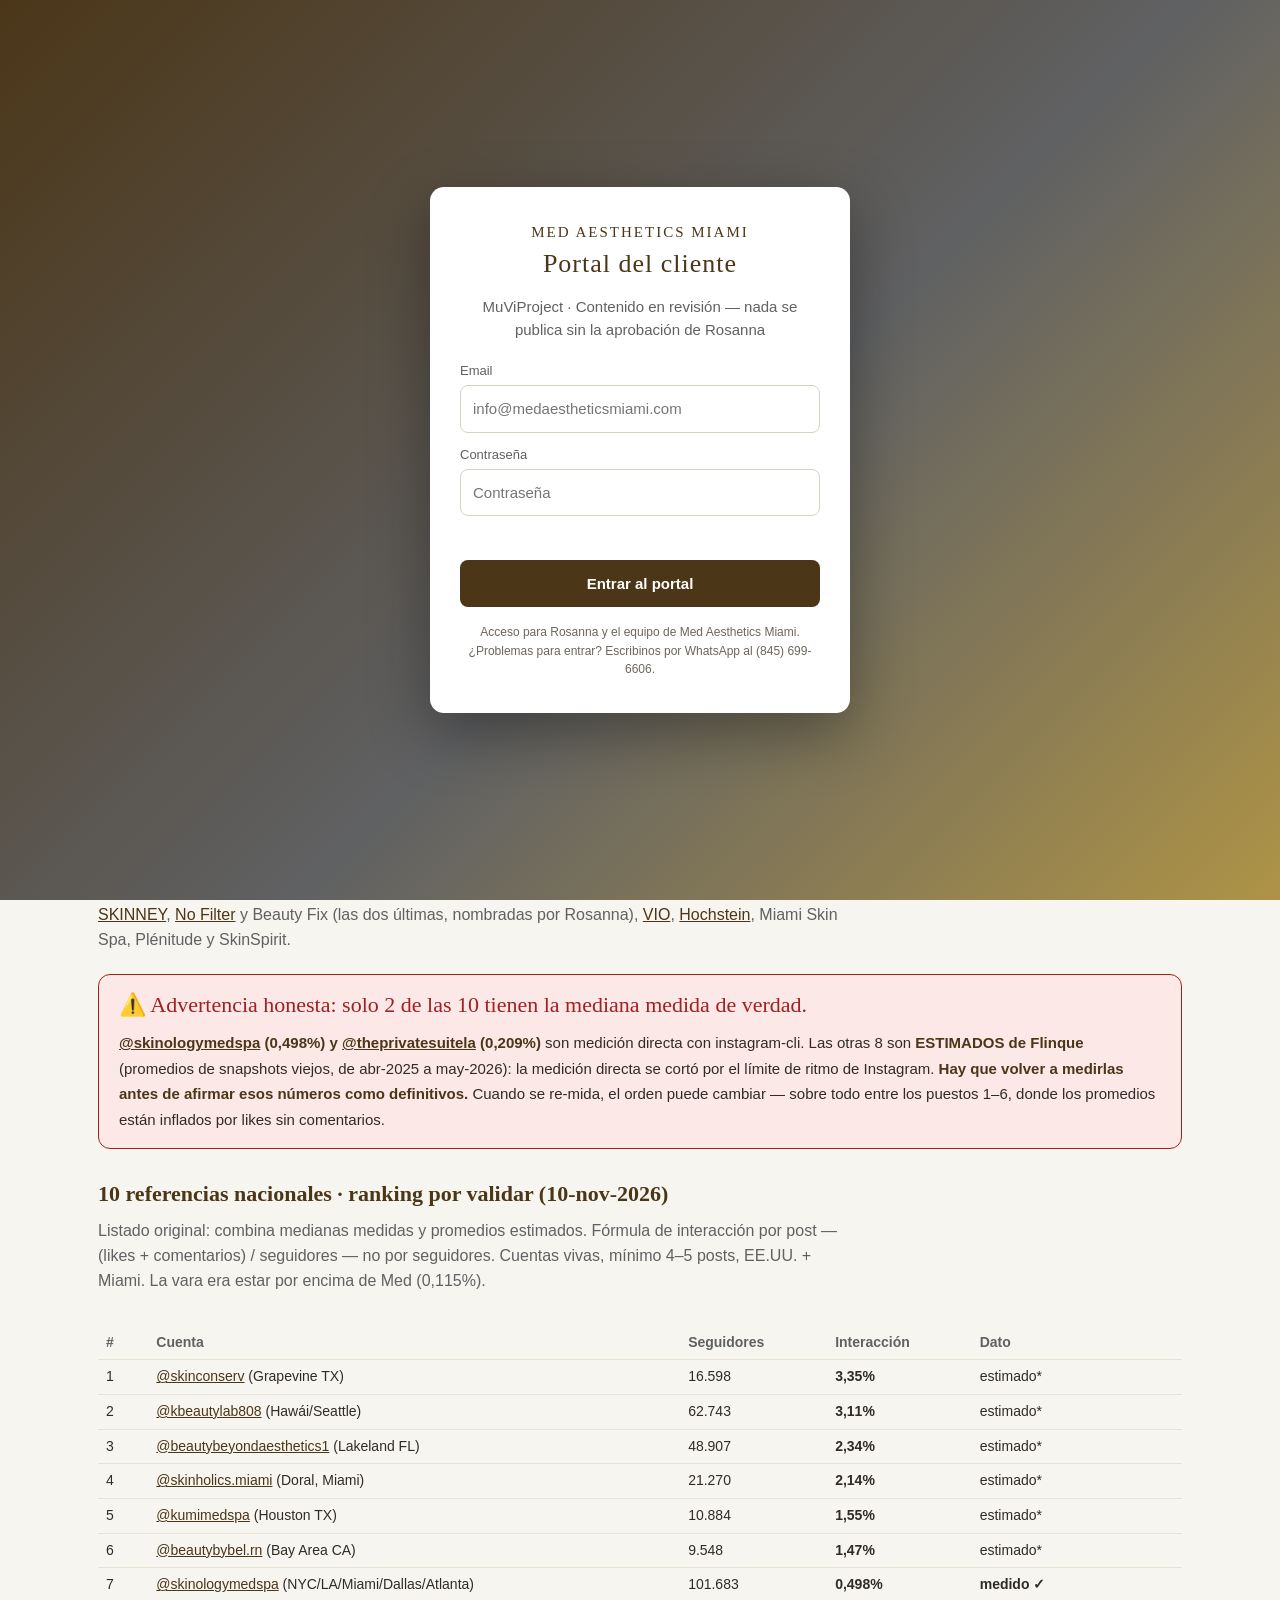
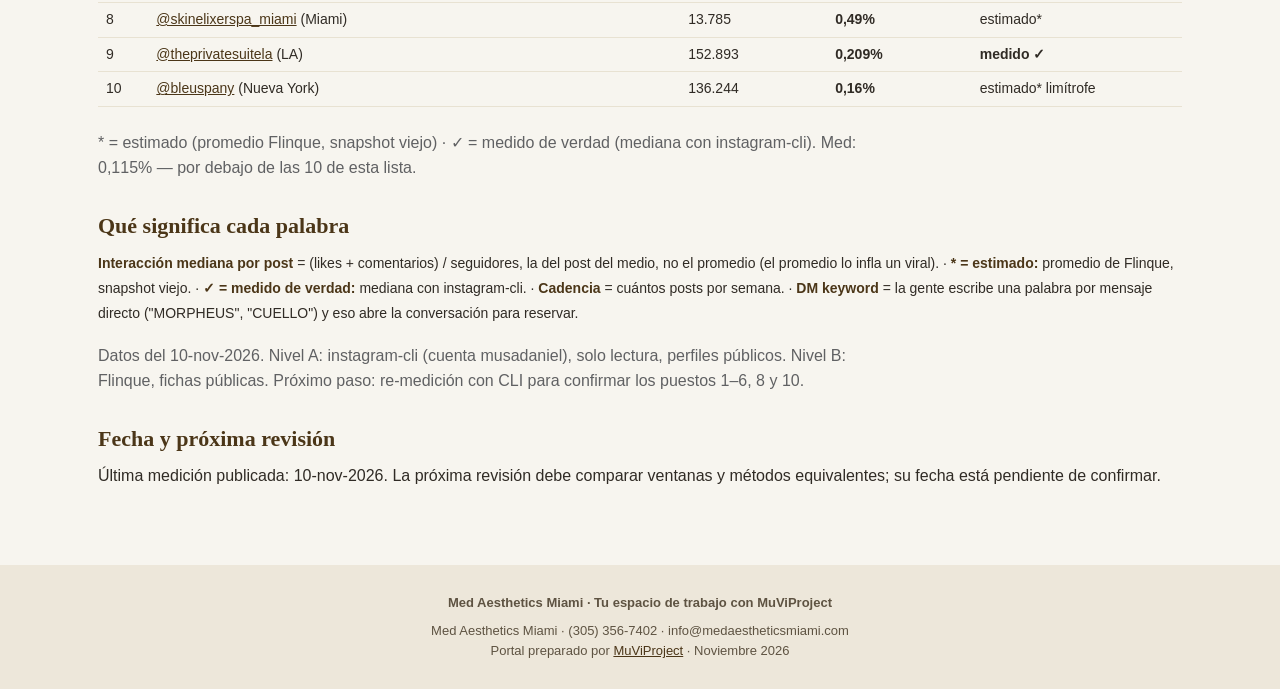
<file: competencia.html>
<!DOCTYPE html>
<html lang="es">
<head>
<meta charset="utf-8">
<meta name="viewport" content="width=device-width, initial-scale=1">
<title>Med Aesthetics Miami — Competencia · Portal del cliente</title>
<style>
:root{--gold:#e3b533;--gray:#606163;--ink:#2b2b2b;--light:#f2f9ff;--cream:#ecf0e4;--brown:#4b3618;--white:#fff}
*{box-sizing:border-box;margin:0;padding:0}
body{font-family:-apple-system,'Segoe UI',Helvetica,Arial,sans-serif;color:var(--ink);background:#faf8f2;line-height:1.55;overflow-x:hidden}
.brand{font-family:Georgia,'Times New Roman',serif}
.wrap{max-width:1060px;margin:0 auto;padding:0 20px}
/* ---------- login ---------- */
#gate{position:fixed;inset:0;z-index:100;display:flex;align-items:center;justify-content:center;background:linear-gradient(135deg,#4b3618 0%,#606163 55%,#e3b533 130%);padding:20px}
#gate.hidden{display:none}
.gate-card{background:#fff;border-radius:14px;max-width:420px;width:100%;padding:34px 30px;box-shadow:0 20px 60px rgba(0,0,0,.35);text-align:center}
.gate-card h1{font-family:Georgia,serif;color:var(--brown);font-size:26px;font-weight:400;letter-spacing:1px}
.gate-card .sub{color:var(--gray);font-size:14px;margin:6px 0 22px}
.gate-card label{display:block;text-align:left;font-size:13px;color:var(--gray);margin:12px 0 4px}
.gate-card input{width:100%;padding:11px 12px;border:1px solid #d8d2c4;border-radius:8px;font-size:15px}
.gate-card input:focus{outline:2px solid var(--gold)}
.btn{display:inline-block;background:var(--gold);color:#fff;border:0;border-radius:8px;padding:12px 22px;font-size:15px;font-weight:700;cursor:pointer;text-decoration:none}
.btn:hover{background:#cfa12a}
.btn-ghost{background:#fff;color:var(--brown);border:1.5px solid var(--gold)}
#gate-err{color:#b3261e;font-size:13px;min-height:18px;margin-top:10px}
.gate-note{font-size:12px;color:#999;margin-top:16px}
/* ---------- hero ---------- */
.hero{position:relative;color:#fff;overflow:hidden;background:linear-gradient(120deg,#4b3618 0%,#606163 60%,#8a7a3a 100%)}
.hero-media{position:absolute;inset:0}
.hero-media img{width:100%;height:100%;object-fit:cover;display:block}
.hero-media::after{content:"";position:absolute;inset:0;background:linear-gradient(120deg,rgba(75,54,24,.88),rgba(96,97,99,.72) 60%,rgba(227,181,51,.45))}
.hero-inner{position:relative;padding:64px 0 54px}
.hero-eyebrow{letter-spacing:3px;font-size:12px;text-transform:uppercase;color:var(--gold)}
.hero h1{font-family:Georgia,serif;font-weight:400;font-size:44px;line-height:1.15;margin:12px 0 10px;max-width:640px}
.hero p.lede{font-size:18px;max-width:620px;color:#f4efe2}
.hero-cta{margin-top:22px;display:flex;gap:12px;flex-wrap:wrap}
.hero-cta .btn-ghost{color:#fff;border-color:#fff;background:transparent}
.seals{display:flex;gap:10px;flex-wrap:wrap;margin-top:28px}
.seal{background:rgba(255,255,255,.14);border:1px solid rgba(255,255,255,.35);border-radius:999px;padding:7px 14px;font-size:13px}
/* ---------- sections ---------- */
section{padding:44px 0}
section h2{font-family:Georgia,serif;font-weight:400;font-size:30px;color:var(--brown);margin-bottom:6px}
section .intro{color:var(--gray);margin-bottom:22px;max-width:760px}
.why{display:grid;grid-template-columns:repeat(auto-fit,minmax(220px,1fr));gap:14px;margin-top:26px}
.why div{background:#fff;border:1px solid #e8e2d2;border-radius:12px;padding:18px}
.why b{color:var(--gold);font-size:22px;font-family:Georgia,serif;display:block}
.why h3{font-size:16px;margin:4px 0}
.why p{font-size:14px;color:var(--gray)}
.badge{display:inline-block;font-size:11px;font-weight:700;letter-spacing:1px;text-transform:uppercase;border-radius:999px;padding:3px 10px;background:var(--cream);color:var(--brown)}
.badge.warn{background:#fdeecb;color:#8a6d00}
.badge.gold{background:var(--gold);color:#fff}
.badge.gray{background:#e9e9e9;color:var(--gray)}
/* ---------- Anuncios en simple ---------- */
.verdict{display:inline-block;font-size:15px;font-weight:800;letter-spacing:1px;border-radius:999px;padding:6px 14px;margin:8px 0}
.verdict.good{background:#e2f3e5;color:#1d6b2f}
.verdict.mid{background:#fdf6e0;color:#8a6d00}
.verdict.bad{background:#fde8e8;color:#a12020}
.verdict.none{background:#e9e9e9;color:#606163}
.paused{display:inline-block;font-size:13px;font-weight:700;background:#e9e9e9;color:#606163;border-radius:999px;padding:4px 12px;margin:4px 0}
.adnums{font-size:14px;line-height:1.7;margin:8px 0}
.adnums b{color:var(--brown)}
.adrec{font-size:14px;background:var(--light);border-left:3px solid var(--gold);border-radius:8px;padding:10px 12px;margin-top:10px}
.adrec b{color:var(--brown)}
.sumbox{background:#fdf6e0;border:1.5px solid var(--gold);border-radius:12px;padding:16px 20px;margin-bottom:20px;font-size:15px;line-height:1.7}
.sumbox .big{font-family:Georgia,serif;font-size:22px;color:var(--brown);line-height:1.3}
.sumbox b{color:var(--brown)}
.sub{font-family:Georgia,serif;font-size:22px;color:var(--brown);margin:28px 0 8px}
.minitable{width:100%;border-collapse:collapse;font-size:13px;margin:10px 0}
.minitable th,.minitable td{border-bottom:1px solid #e8e2d2;padding:6px 8px;text-align:left}
.minitable th{color:var(--gray)}
.glos{font-size:14px;line-height:1.8}
.glos b{color:var(--brown)}
/* calendar */
.cal{display:grid;grid-template-columns:repeat(auto-fill,minmax(300px,1fr));gap:14px}
.day{background:#fff;border:1px solid #e8e2d2;border-radius:12px;padding:18px}
.day .d{font-family:Georgia,serif;font-size:19px;color:var(--brown)}
.day .fmt{font-size:13px;color:var(--gray);margin:2px 0 8px}
.day p{font-size:14px}
.day .note{font-size:13px;color:#8a6d00;background:#fdf6e0;border-radius:8px;padding:8px 10px;margin-top:10px}
.day .adapt{font-size:13px;color:#2b2b2b;background:#f2f9ff;border-left:3px solid var(--gold);border-radius:8px;padding:8px 10px;margin-top:10px}
.thumbs{display:flex;gap:8px;margin:12px 0}.thumbs img{width:32%;height:auto;border-radius:10px;border:2px solid var(--gold);display:block}.thumbs.one img{width:100%}
.rule{background:#fdf6e0;border:1.5px solid var(--gold);border-radius:12px;padding:14px 18px;font-size:15px;margin-bottom:20px}
.day .nets{font-size:12px;color:var(--gray);margin-top:8px}
.day.empty{background:var(--cream);border-style:dashed}
/* scripts */
details{background:#fff;border:1px solid #e8e2d2;border-radius:12px;margin-bottom:12px;padding:16px 18px}
details summary{cursor:pointer;font-family:Georgia,serif;font-size:19px;color:var(--brown);list-style:none}
details summary::-webkit-details-marker{display:none}
details summary .n{color:var(--gold);font-weight:700;margin-right:8px}
details .meta{font-size:13px;color:var(--gray);margin:6px 0 10px}
details .lbl{font-size:11px;font-weight:700;letter-spacing:1px;text-transform:uppercase;color:var(--gray);margin-top:12px}
details .hook{font-family:Georgia,serif;font-size:18px;color:var(--brown)}
details ul{margin:6px 0 6px 20px;font-size:14px}
details .cap{font-size:13px;color:var(--gray);background:var(--light);border-radius:8px;padding:10px 12px;margin-top:8px}
.warnbox{font-size:13px;color:#8a6d00;background:#fdf6e0;border-radius:8px;padding:8px 10px;margin-top:10px}
/* graphics + offers */
.grid{display:grid;grid-template-columns:repeat(auto-fill,minmax(300px,1fr));gap:14px}
.card{background:#fff;border:1px solid #e8e2d2;border-radius:12px;padding:18px}
.card h3{font-family:Georgia,serif;font-weight:400;font-size:18px;color:var(--brown);margin:6px 0}
.card p{font-size:14px}
.card .price{font-family:Georgia,serif;font-size:22px;color:var(--brown);margin:6px 0}
.card .vig{font-size:12px;color:var(--gray)}
.card .need{font-size:13px;color:#8a6d00;background:#fdf6e0;border-radius:8px;padding:8px 10px;margin-top:10px}
.approve{margin-top:12px}
.approve a{display:inline-block;background:#25D366;color:#fff;font-weight:700;font-size:13px;border-radius:999px;padding:8px 16px;text-decoration:none}
.approve a:hover{background:#1da851}
/* feedback por WhatsApp */
.fb{margin-top:10px}
.fb textarea{width:100%;padding:10px 12px;border:1px solid #d8d2c4;border-radius:8px;font-size:14px;font-family:inherit;resize:vertical;min-height:56px}
.fb textarea:focus{outline:2px solid var(--gold)}
.fb-btn{display:inline-block;margin-top:8px;background:#fff;color:var(--brown);border:1.5px solid var(--gold);border-radius:999px;padding:8px 16px;font-size:13px;font-weight:700;cursor:pointer;font-family:inherit}
.fb-btn:hover{background:#fdf6e0}
.band{position:relative;overflow:hidden;border-radius:12px;min-height:120px;display:flex;align-items:center;justify-content:center;background:linear-gradient(120deg,#4b3618,#606163 60%,#e3b533);margin:8px 0 22px}
.band img{position:absolute;inset:0;width:100%;height:100%;object-fit:cover}
.band span{position:relative;color:#fff;font-family:Georgia,serif;font-size:22px;text-align:center;padding:20px}
/* pendientes */
.pend{background:#fff;border:1px solid #e8e2d2;border-radius:12px;padding:22px}
.pend li{margin:8px 0 8px 20px;font-size:14px}
footer{background:var(--brown);color:#e8dfc8;padding:30px 0;text-align:center;font-size:13px}
footer a{color:var(--gold)}
.topbar{background:var(--brown);color:#fff;font-size:13px;padding:10px 0}
.topbar .wrap{display:flex;justify-content:space-between;gap:12px;flex-wrap:wrap}
.topbar a{color:var(--gold);text-decoration:none}
/* redes: cápsulas con el color de cada marca (definido una vez acá) */
.nets{display:flex;flex-wrap:nowrap;gap:6px;margin-top:8px}
.net{display:inline-flex;align-items:center;border-radius:999px;padding:3px 11px;font-size:11px;font-weight:700;letter-spacing:.4px;color:#fff;white-space:nowrap}
.net-ig{background:linear-gradient(45deg,#f09433,#e6683c,#dc2743,#cc2366,#bc1888)}
.net-fb{background:#1877F2}
.net-tt{background:#010101;border:1.5px solid #25F4EE;box-shadow:inset 0 -2px 0 #FE2C55}
.net-yt{background:#FF0000}
/* botón vista previa */
.pv{margin-top:10px}
.pv-btn{display:inline-block;background:#fff;color:var(--brown);border:1.5px solid var(--gray);border-radius:999px;padding:8px 16px;font-size:13px;font-weight:700;cursor:pointer;font-family:inherit}
.pv-btn:hover{border-color:var(--gold);background:#fdf6e0}
/* modal de vista previa */
.modal-overlay{position:fixed;inset:0;z-index:200;display:none;align-items:center;justify-content:center;background:rgba(43,43,43,.65);padding:16px}
.modal-overlay.open{display:flex}
.modal{position:relative;background:#fff;border-radius:14px;max-width:640px;width:100%;max-height:88vh;overflow-y:auto;padding:26px 24px 22px;box-shadow:0 24px 70px rgba(0,0,0,.4)}
.modal-close{position:absolute;top:10px;right:12px;width:44px;height:44px;border:0;border-radius:50%;background:var(--cream);color:var(--brown);font-size:28px;line-height:1;cursor:pointer;z-index:1}
.modal-close:hover{background:var(--gold);color:#fff}
.modal .day,.modal .card{border:0;padding:0}
.modal details{border:0;padding:0;margin:0}
.modal .approve,.modal .fb{margin-top:14px}
@media(max-width:640px){
  .hero h1{font-size:32px}
  section h2{font-size:25px}
  .hero-inner{padding:44px 20px 38px}
  .modal-overlay{padding:8px}
  .modal{width:94vw;max-height:90vh;padding:22px 16px 18px;border-radius:16px}
  .modal-close{width:48px;height:48px;font-size:30px;top:8px;right:8px}
  .approve a,.fb-btn,.pv-btn{display:block;text-align:center;margin-top:8px}
  .fb textarea{font-size:16px}
}
/* ---------- menú superior (siempre visible) ---------- */
.nav{position:sticky;top:0;z-index:60;background:var(--brown);border-bottom:3px solid var(--gold)}
.nav .wrap{display:flex;gap:2px;overflow-x:auto;white-space:nowrap;padding-top:0;padding-bottom:0}
.nav a{color:#e8dfc8;text-decoration:none;font-size:14px;font-weight:600;padding:12px 13px;flex-shrink:0}
.nav a:hover{color:#fff}
.nav a.active{background:var(--gold);color:#fff}
</style>
<link rel="stylesheet" href="ux.css">
</head>
<body><a class="skip-link" href="#contenido">Saltar al contenido</a>
<!-- ============================================================
     CONFIGURACIÓN DEL ACCESO (editar acá para cambiar la clave)
     La contraseña de este portal es una CORTINA VISUAL, no
     seguridad real: al ser un sitio estático (GitHub Pages),
     cualquiera que lea el código puede verla. Para acceso
     protegido de verdad, usar Cloudflare Access.
     ============================================================ -->
<script>
var PORTAL_PASSWORD = "MedAesthetics2026";
var PORTAL_EMAIL_DOMAIN = "@medaestheticsmiami.com";
</script>

<div id="gate">
  <div class="gate-card">
    <div class="brand" style="color:#e3b533;font-size:15px;letter-spacing:2px">MED AESTHETICS MIAMI</div>
    <h1>Portal del cliente</h1>
    <div class="sub">MuViProject · Contenido en revisión — nada se publica sin la aprobación de Rosanna</div>
    <form id="gate-form">
      <label for="gate-email">Email</label>
      <input id="gate-email" type="email" placeholder="info@medaestheticsmiami.com" autocomplete="username" required>
      <label for="gate-pass">Contraseña</label>
      <input id="gate-pass" type="password" placeholder="Contraseña" autocomplete="current-password" required>
      <div id="gate-err"></div>
      <div style="margin-top:16px"><button class="btn" type="submit" style="width:100%">Entrar al portal</button></div>
    </form>
    <div class="gate-note">Acceso para Rosanna y el equipo de Med Aesthetics Miami.<br>¿Problemas para entrar? Escribinos por WhatsApp al (845) 699-6606.</div>
  </div>
</div>
<script>
(function(){
  var gate = document.getElementById('gate');
  try { if (sessionStorage.getItem('mam_auth') === '1') { gate.classList.add('hidden'); } } catch(e){}
  document.getElementById('gate-form').addEventListener('submit', function(ev){
    ev.preventDefault();
    var email = document.getElementById('gate-email').value.trim().toLowerCase();
    var pass = document.getElementById('gate-pass').value;
    var err = document.getElementById('gate-err');
    if (email.slice(-PORTAL_EMAIL_DOMAIN.length) !== PORTAL_EMAIL_DOMAIN) {
      err.textContent = 'Usá tu email de Med Aesthetics Miami (@medaestheticsmiami.com).';
      return;
    }
    if (pass !== PORTAL_PASSWORD) {
      err.textContent = 'Contraseña incorrecta. Revisala e intentá de nuevo.';
      return;
    }
    try { sessionStorage.setItem('mam_auth', '1'); } catch(e){}
    gate.classList.add('hidden');
    window.scrollTo(0, 0);
  });
})();
</script>

<div class="topbar"><div class="wrap"><span>Med Aesthetics Miami · Portal del cliente — MuViProject</span><span><a href="#" onclick="try{sessionStorage.removeItem('mam_auth')}catch(e){};location.reload();return false;">Salir</a></span></div></div>
<nav class="nav" aria-label="Navegación principal"><div class="wrap"><a href="index.html">Resumen</a><a href="calendario.html">Calendario</a><a href="revision.html">Para revisar</a><a href="resultados.html" class="active" aria-current="page">Resultados</a><a href="biblioteca.html">Biblioteca</a></div></nav><main id="contenido"><div class="wrap ux-breadcrumb"><a href="resultados.html">Resultados</a><span aria-hidden="true"> / </span><span>Competencia</span></div>


<section style="background:#fff"><div class="wrap">
  <h1>Competencia: en qué nivel estamos</h1>
  <p class="intro">La competencia medida en Instagram: primero Miami (semana 26-oct al 1-nov-2026) y después todo Estados Unidos (top 10 por interacción, 10-nov-2026). La idea no es mirar seguidores: es mirar quién logra que la gente responda. La advertencia de abajo dice qué números son de verdad y cuáles son estimados.</p>

  <div class="sumbox"><div class="big">En Miami, Med tiene el mejor engagement de las cuentas comparables: 0,115%. Pero es MUY bajo: todas están por debajo de 0,12%.</div>
  <p style="margin-top:10px">Y ojo: Med lo es con <b>1 solo post</b> en la semana (carrusel educativo del 29-oct: 11 likes, 0 comentarios). Primero por muestra mínima, no por fortaleza. <b>La brecha no es calidad por post: es cadencia (1 post por semana), idioma (Med publica 100% en inglés, en Miami) y formato (sin gancho repetible).</b> Eso es lo que hay que mejorar.</p></div>

  <h3 class="sub">Miami · semana 26-oct al 1-nov-2026</h3>
  <table class="minitable"><tr><th>Cuenta</th><th>Seguidores</th><th>Posts en la semana</th><th>Interacción</th></tr>
  <tr><td><b><a href="https://www.instagram.com/medaestheticsmiami/" target="_blank">@medaestheticsmiami</a> (Med)</b></td><td>9.564</td><td>1</td><td><b>0,115%</b></td></tr>
  <tr><td><a href="https://www.instagram.com/nofiltermiami/" target="_blank">@nofiltermiami</a></td><td>23.868</td><td>3</td><td>0,092% (ventana 5–11 oct)</td></tr>
  <tr><td><a href="https://www.instagram.com/viomedspa.aventura/" target="_blank">@viomedspa.aventura</a></td><td>4.265</td><td>1</td><td>0,070%</td></tr>
  <tr><td><a href="https://www.instagram.com/monaco.medspa/" target="_blank">@monaco.medspa</a></td><td>28.446</td><td>8</td><td>0,036%</td></tr>
  <tr><td><a href="https://www.instagram.com/skinneymedspa/" target="_blank">@skinneymedspa</a></td><td>57.488</td><td>6</td><td>no calculable (sin likes)</td></tr></table>
  <p class="intro">No Filter no publicó nada esa semana (se usó la semana 5–11 oct). LUX estrenó cuenta nueva con 7,65%, pero sobre 340 seguidores: no comparable. Las cuentas con más nombre en Miami son <a href="https://www.instagram.com/monaco.medspa/" target="_blank">Monaco</a>, <a href="https://www.instagram.com/luxmedspabrickell/" target="_blank">LUX</a>, <a href="https://www.instagram.com/skinneymedspa/" target="_blank">SKINNEY</a>, <a href="https://www.instagram.com/nofiltermiami/" target="_blank">No Filter</a> y Beauty Fix (las dos últimas, nombradas por Rosanna), <a href="https://www.instagram.com/viomedspa.aventura/" target="_blank">VIO</a>, <a href="https://www.instagram.com/hochsteinmedspa/" target="_blank">Hochstein</a>, Miami Skin Spa, Plénitude y SkinSpirit.</p>

  <div class="sumbox" style="border-color:#a12020;background:#fde8e8"><div class="big" style="color:#a12020">⚠️ Advertencia honesta: solo 2 de las 10 tienen la mediana medida de verdad.</div>
  <p style="margin-top:10px"><b><a href="https://www.instagram.com/skinologymedspa/" target="_blank">@skinologymedspa</a> (0,498%) y <a href="https://www.instagram.com/theprivatesuitela/" target="_blank">@theprivatesuitela</a> (0,209%)</b> son medición directa con instagram-cli. Las otras 8 son <b>ESTIMADOS de Flinque</b> (promedios de snapshots viejos, de abr-2025 a may-2026): la medición directa se cortó por el límite de ritmo de Instagram. <b>Hay que volver a medirlas antes de afirmar esos números como definitivos.</b> Cuando se re-mida, el orden puede cambiar — sobre todo entre los puestos 1–6, donde los promedios están inflados por likes sin comentarios.</p></div>

  <h3 class="sub">10 referencias nacionales · ranking por validar (10-nov-2026)</h3>
  <p class="intro">Listado original: combina medianas medidas y promedios estimados. Fórmula de interacción por post — (likes + comentarios) / seguidores — no por seguidores. Cuentas vivas, mínimo 4–5 posts, EE.UU. + Miami. La vara era estar por encima de Med (0,115%).</p>
  <table class="minitable"><tr><th>#</th><th>Cuenta</th><th>Seguidores</th><th>Interacción</th><th>Dato</th></tr>
  <tr><td>1</td><td><a href="https://www.instagram.com/skinconserv/" target="_blank">@skinconserv</a> (Grapevine TX)</td><td>16.598</td><td><b>3,35%</b></td><td>estimado*</td></tr>
  <tr><td>2</td><td><a href="https://www.instagram.com/kbeautylab808/" target="_blank">@kbeautylab808</a> (Hawái/Seattle)</td><td>62.743</td><td><b>3,11%</b></td><td>estimado*</td></tr>
  <tr><td>3</td><td><a href="https://www.instagram.com/beautybeyondaesthetics1/" target="_blank">@beautybeyondaesthetics1</a> (Lakeland FL)</td><td>48.907</td><td><b>2,34%</b></td><td>estimado*</td></tr>
  <tr><td>4</td><td><a href="https://www.instagram.com/skinholics.miami/" target="_blank">@skinholics.miami</a> (Doral, Miami)</td><td>21.270</td><td><b>2,14%</b></td><td>estimado*</td></tr>
  <tr><td>5</td><td><a href="https://www.instagram.com/kumimedspa/" target="_blank">@kumimedspa</a> (Houston TX)</td><td>10.884</td><td><b>1,55%</b></td><td>estimado*</td></tr>
  <tr><td>6</td><td><a href="https://www.instagram.com/beautybybel.rn/" target="_blank">@beautybybel.rn</a> (Bay Area CA)</td><td>9.548</td><td><b>1,47%</b></td><td>estimado*</td></tr>
  <tr><td>7</td><td><a href="https://www.instagram.com/skinologymedspa/" target="_blank">@skinologymedspa</a> (NYC/LA/Miami/Dallas/Atlanta)</td><td>101.683</td><td><b>0,498%</b></td><td><b>medido ✓</b></td></tr>
  <tr><td>8</td><td><a href="https://www.instagram.com/skinelixerspa_miami/" target="_blank">@skinelixerspa_miami</a> (Miami)</td><td>13.785</td><td><b>0,49%</b></td><td>estimado*</td></tr>
  <tr><td>9</td><td><a href="https://www.instagram.com/theprivatesuitela/" target="_blank">@theprivatesuitela</a> (LA)</td><td>152.893</td><td><b>0,209%</b></td><td><b>medido ✓</b></td></tr>
  <tr><td>10</td><td><a href="https://www.instagram.com/bleuspany/" target="_blank">@bleuspany</a> (Nueva York)</td><td>136.244</td><td><b>0,16%</b></td><td>estimado* limítrofe</td></tr></table>
  <p class="intro">* = estimado (promedio Flinque, snapshot viejo) · ✓ = medido de verdad (mediana con instagram-cli). Med: 0,115% — por debajo de las 10 de esta lista.</p>

  <h3 class="sub">Qué significa cada palabra</h3>
  <div class="glos"><b>Interacción mediana por post</b> = (likes + comentarios) / seguidores, la del post del medio, no el promedio (el promedio lo infla un viral). · <b>* = estimado:</b> promedio de Flinque, snapshot viejo. · <b>✓ = medido de verdad:</b> mediana con instagram-cli. · <b>Cadencia</b> = cuántos posts por semana. · <b>DM keyword</b> = la gente escribe una palabra por mensaje directo ("MORPHEUS", "CUELLO") y eso abre la conversación para reservar.</div>
  <p class="intro" style="margin-top:18px">Datos del 10-nov-2026. Nivel A: instagram-cli (cuenta musadaniel), solo lectura, perfiles públicos. Nivel B: Flinque, fichas públicas. Próximo paso: re-medición con CLI para confirmar los puestos 1–6, 8 y 10.</p>

  <h3 class="sub">Fecha y próxima revisión</h3><p>Última medición publicada: 10-nov-2026. La próxima revisión debe comparar ventanas y métodos equivalentes; su fecha está pendiente de confirmar.</p></div></section>


</main><footer>
  <div class="wrap">
    <p><b>Med Aesthetics Miami · Tu espacio de trabajo con MuViProject</b></p>
    <p style="margin-top:8px">Med Aesthetics Miami · (305) 356-7402 · info@medaestheticsmiami.com<br>Portal preparado por <a href="https://muviproject.com">MuViProject</a> · Noviembre 2026</p>
  </div>
</footer>
<div id="modal-overlay" class="modal-overlay" onclick="if(event.target===this)closePreview()">
  <div class="modal" role="dialog" aria-modal="true" aria-label="Ver detalle">
    <button type="button" class="modal-close" onclick="closePreview()" aria-label="Cerrar">×</button>
    <div id="modal-body"></div>
  </div>
</div>
<script>
/* Ver detalle: clona la pieza en el modal, con su botón de aprobar y su
   cajita de feedback. Cierra con la X, con clic fuera del popup, o con
   Escape. Mientras está abierto, el fondo no hace scroll. */
var _pvScroll = 0;
function openPreview(btn){
  var piece = btn.closest('article, details');
  if(!piece) return;
  var clone = piece.cloneNode(true);
  var pv = clone.querySelector('.pv');
  if(pv) pv.remove();
  if(clone.tagName === 'DETAILS') clone.setAttribute('open', '');
  var body = document.getElementById('modal-body');
  body.innerHTML = '';
  body.appendChild(clone);
  document.getElementById('modal-overlay').classList.add('open');
  _pvScroll = window.scrollY || 0;
  document.body.style.overflow = 'hidden';
  var c = document.querySelector('.modal-close');
  if(c) c.focus();
}
function closePreview(){
  document.getElementById('modal-overlay').classList.remove('open');
  document.getElementById('modal-body').innerHTML = '';
  document.body.style.overflow = '';
  window.scrollTo(0, _pvScroll);
}
document.addEventListener('keydown', function(ev){
  if(ev.key === 'Escape') closePreview();
});
</script>
<script>
/* Feedback por WhatsApp: abre WhatsApp con "Sobre [pieza]: [comentario]".
   No envía nada solo: el mensaje se manda solo si Rosanna pulsa Enviar
   en WhatsApp. Si la cajita está vacía, no abre nada. */
function mamFeedback(btn){
  var box = btn.parentElement;
  var ta = box ? box.querySelector('textarea') : null;
  var txt = ta ? ta.value.trim() : '';
  if (!txt) { alert('Escribí tu comentario sobre esta pieza antes de enviarlo.'); if (ta) ta.focus(); return; }
  var piece = btn.getAttribute('data-piece') || 'esta pieza';
  var url = 'https://wa.me/18456996606?text=' + encodeURIComponent('Sobre ' + piece + ': ' + txt);
  window.open(url, '_blank');
}
</script>
<script src="ux.js" defer></script>
</body>
</html>
</file>
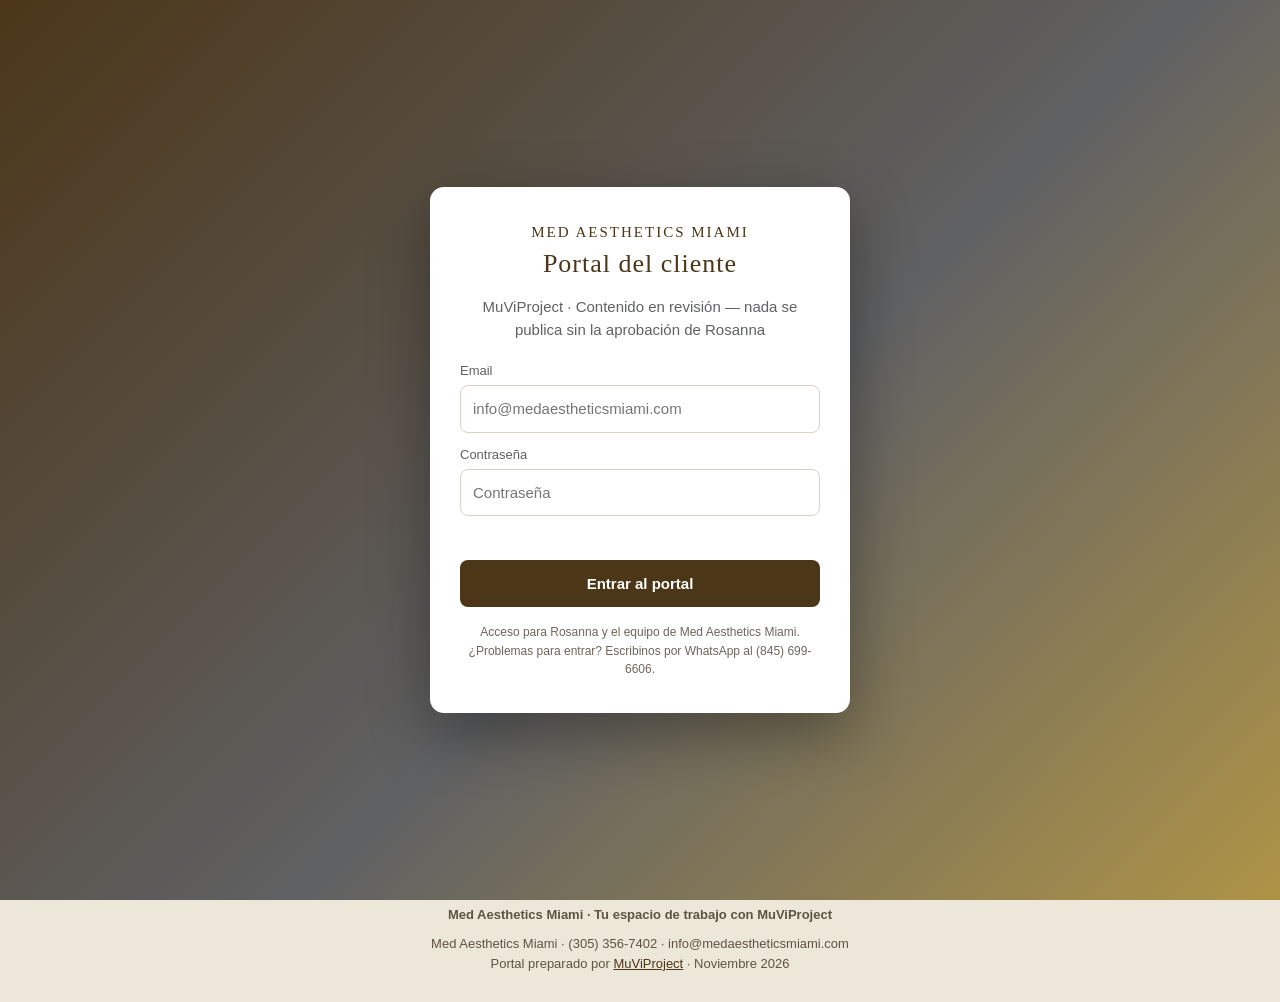
<file: encuestas.html>
<!DOCTYPE html>
<html lang="es">
<head>
<meta charset="utf-8">
<meta name="viewport" content="width=device-width, initial-scale=1">
<title>Med Aesthetics Miami — Encuestas compañeras · Portal del cliente</title>
<style>
:root{--gold:#e3b533;--gray:#606163;--ink:#2b2b2b;--light:#f2f9ff;--cream:#ecf0e4;--brown:#4b3618;--white:#fff}
*{box-sizing:border-box;margin:0;padding:0}
body{font-family:-apple-system,'Segoe UI',Helvetica,Arial,sans-serif;color:var(--ink);background:#faf8f2;line-height:1.55;overflow-x:hidden}
.brand{font-family:Georgia,'Times New Roman',serif}
.wrap{max-width:1060px;margin:0 auto;padding:0 20px}
/* ---------- login ---------- */
#gate{position:fixed;inset:0;z-index:100;display:flex;align-items:center;justify-content:center;background:linear-gradient(135deg,#4b3618 0%,#606163 55%,#e3b533 130%);padding:20px}
#gate.hidden{display:none}
.gate-card{background:#fff;border-radius:14px;max-width:420px;width:100%;padding:34px 30px;box-shadow:0 20px 60px rgba(0,0,0,.35);text-align:center}
.gate-card h1{font-family:Georgia,serif;color:var(--brown);font-size:26px;font-weight:400;letter-spacing:1px}
.gate-card .sub{color:var(--gray);font-size:14px;margin:6px 0 22px}
.gate-card label{display:block;text-align:left;font-size:13px;color:var(--gray);margin:12px 0 4px}
.gate-card input{width:100%;padding:11px 12px;border:1px solid #d8d2c4;border-radius:8px;font-size:15px}
.gate-card input:focus{outline:2px solid var(--gold)}
.btn{display:inline-block;background:var(--gold);color:#fff;border:0;border-radius:8px;padding:12px 22px;font-size:15px;font-weight:700;cursor:pointer;text-decoration:none}
.btn:hover{background:#cfa12a}
.btn-ghost{background:#fff;color:var(--brown);border:1.5px solid var(--gold)}
#gate-err{color:#b3261e;font-size:13px;min-height:18px;margin-top:10px}
.gate-note{font-size:12px;color:#999;margin-top:16px}
/* ---------- hero ---------- */
.hero{position:relative;color:#fff;overflow:hidden;background:linear-gradient(120deg,#4b3618 0%,#606163 60%,#8a7a3a 100%)}
.hero-media{position:absolute;inset:0}
.hero-media img{width:100%;height:100%;object-fit:cover;display:block}
.hero-media::after{content:"";position:absolute;inset:0;background:linear-gradient(120deg,rgba(75,54,24,.88),rgba(96,97,99,.72) 60%,rgba(227,181,51,.45))}
.hero-inner{position:relative;padding:64px 0 54px}
.hero-eyebrow{letter-spacing:3px;font-size:12px;text-transform:uppercase;color:var(--gold)}
.hero h1{font-family:Georgia,serif;font-weight:400;font-size:44px;line-height:1.15;margin:12px 0 10px;max-width:640px}
.hero p.lede{font-size:18px;max-width:620px;color:#f4efe2}
.hero-cta{margin-top:22px;display:flex;gap:12px;flex-wrap:wrap}
.hero-cta .btn-ghost{color:#fff;border-color:#fff;background:transparent}
.seals{display:flex;gap:10px;flex-wrap:wrap;margin-top:28px}
.seal{background:rgba(255,255,255,.14);border:1px solid rgba(255,255,255,.35);border-radius:999px;padding:7px 14px;font-size:13px}
/* ---------- sections ---------- */
section{padding:44px 0}
section h2{font-family:Georgia,serif;font-weight:400;font-size:30px;color:var(--brown);margin-bottom:6px}
section .intro{color:var(--gray);margin-bottom:22px;max-width:760px}
.why{display:grid;grid-template-columns:repeat(auto-fit,minmax(220px,1fr));gap:14px;margin-top:26px}
.why div{background:#fff;border:1px solid #e8e2d2;border-radius:12px;padding:18px}
.why b{color:var(--gold);font-size:22px;font-family:Georgia,serif;display:block}
.why h3{font-size:16px;margin:4px 0}
.why p{font-size:14px;color:var(--gray)}
.badge{display:inline-block;font-size:11px;font-weight:700;letter-spacing:1px;text-transform:uppercase;border-radius:999px;padding:3px 10px;background:var(--cream);color:var(--brown)}
.badge.warn{background:#fdeecb;color:#8a6d00}
.badge.gold{background:var(--gold);color:#fff}
.badge.gray{background:#e9e9e9;color:var(--gray)}
/* ---------- Anuncios en simple ---------- */
.verdict{display:inline-block;font-size:15px;font-weight:800;letter-spacing:1px;border-radius:999px;padding:6px 14px;margin:8px 0}
.verdict.good{background:#e2f3e5;color:#1d6b2f}
.verdict.mid{background:#fdf6e0;color:#8a6d00}
.verdict.bad{background:#fde8e8;color:#a12020}
.verdict.none{background:#e9e9e9;color:#606163}
.paused{display:inline-block;font-size:13px;font-weight:700;background:#e9e9e9;color:#606163;border-radius:999px;padding:4px 12px;margin:4px 0}
.adnums{font-size:14px;line-height:1.7;margin:8px 0}
.adnums b{color:var(--brown)}
.adrec{font-size:14px;background:var(--light);border-left:3px solid var(--gold);border-radius:8px;padding:10px 12px;margin-top:10px}
.adrec b{color:var(--brown)}
.sumbox{background:#fdf6e0;border:1.5px solid var(--gold);border-radius:12px;padding:16px 20px;margin-bottom:20px;font-size:15px;line-height:1.7}
.sumbox .big{font-family:Georgia,serif;font-size:22px;color:var(--brown);line-height:1.3}
.sumbox b{color:var(--brown)}
.sub{font-family:Georgia,serif;font-size:22px;color:var(--brown);margin:28px 0 8px}
.minitable{width:100%;border-collapse:collapse;font-size:13px;margin:10px 0}
.minitable th,.minitable td{border-bottom:1px solid #e8e2d2;padding:6px 8px;text-align:left}
.minitable th{color:var(--gray)}
.glos{font-size:14px;line-height:1.8}
.glos b{color:var(--brown)}
/* calendar */
.cal{display:grid;grid-template-columns:repeat(auto-fill,minmax(300px,1fr));gap:14px}
.day{background:#fff;border:1px solid #e8e2d2;border-radius:12px;padding:18px}
.day .d{font-family:Georgia,serif;font-size:19px;color:var(--brown)}
.day .fmt{font-size:13px;color:var(--gray);margin:2px 0 8px}
.day p{font-size:14px}
.day .note{font-size:13px;color:#8a6d00;background:#fdf6e0;border-radius:8px;padding:8px 10px;margin-top:10px}
.day .adapt{font-size:13px;color:#2b2b2b;background:#f2f9ff;border-left:3px solid var(--gold);border-radius:8px;padding:8px 10px;margin-top:10px}
.thumbs{display:flex;gap:8px;margin:12px 0}.thumbs img{width:32%;height:auto;border-radius:10px;border:2px solid var(--gold);display:block}.thumbs.one img{width:100%}
.rule{background:#fdf6e0;border:1.5px solid var(--gold);border-radius:12px;padding:14px 18px;font-size:15px;margin-bottom:20px}
.day .nets{font-size:12px;color:var(--gray);margin-top:8px}
.day.empty{background:var(--cream);border-style:dashed}
/* scripts */
details{background:#fff;border:1px solid #e8e2d2;border-radius:12px;margin-bottom:12px;padding:16px 18px}
details summary{cursor:pointer;font-family:Georgia,serif;font-size:19px;color:var(--brown);list-style:none}
details summary::-webkit-details-marker{display:none}
details summary .n{color:var(--gold);font-weight:700;margin-right:8px}
details .meta{font-size:13px;color:var(--gray);margin:6px 0 10px}
details .lbl{font-size:11px;font-weight:700;letter-spacing:1px;text-transform:uppercase;color:var(--gray);margin-top:12px}
details .hook{font-family:Georgia,serif;font-size:18px;color:var(--brown)}
details ul{margin:6px 0 6px 20px;font-size:14px}
details .cap{font-size:13px;color:var(--gray);background:var(--light);border-radius:8px;padding:10px 12px;margin-top:8px}
.warnbox{font-size:13px;color:#8a6d00;background:#fdf6e0;border-radius:8px;padding:8px 10px;margin-top:10px}
/* graphics + offers */
.grid{display:grid;grid-template-columns:repeat(auto-fill,minmax(300px,1fr));gap:14px}
.card{background:#fff;border:1px solid #e8e2d2;border-radius:12px;padding:18px}
.card h3{font-family:Georgia,serif;font-weight:400;font-size:18px;color:var(--brown);margin:6px 0}
.card p{font-size:14px}
.card .price{font-family:Georgia,serif;font-size:22px;color:var(--brown);margin:6px 0}
.card .vig{font-size:12px;color:var(--gray)}
.card .need{font-size:13px;color:#8a6d00;background:#fdf6e0;border-radius:8px;padding:8px 10px;margin-top:10px}
.approve{margin-top:12px}
.approve a{display:inline-block;background:#25D366;color:#fff;font-weight:700;font-size:13px;border-radius:999px;padding:8px 16px;text-decoration:none}
.approve a:hover{background:#1da851}
/* feedback por WhatsApp */
.fb{margin-top:10px}
.fb textarea{width:100%;padding:10px 12px;border:1px solid #d8d2c4;border-radius:8px;font-size:14px;font-family:inherit;resize:vertical;min-height:56px}
.fb textarea:focus{outline:2px solid var(--gold)}
.fb-btn{display:inline-block;margin-top:8px;background:#fff;color:var(--brown);border:1.5px solid var(--gold);border-radius:999px;padding:8px 16px;font-size:13px;font-weight:700;cursor:pointer;font-family:inherit}
.fb-btn:hover{background:#fdf6e0}
.band{position:relative;overflow:hidden;border-radius:12px;min-height:120px;display:flex;align-items:center;justify-content:center;background:linear-gradient(120deg,#4b3618,#606163 60%,#e3b533);margin:8px 0 22px}
.band img{position:absolute;inset:0;width:100%;height:100%;object-fit:cover}
.band span{position:relative;color:#fff;font-family:Georgia,serif;font-size:22px;text-align:center;padding:20px}
/* pendientes */
.pend{background:#fff;border:1px solid #e8e2d2;border-radius:12px;padding:22px}
.pend li{margin:8px 0 8px 20px;font-size:14px}
footer{background:var(--brown);color:#e8dfc8;padding:30px 0;text-align:center;font-size:13px}
footer a{color:var(--gold)}
.topbar{background:var(--brown);color:#fff;font-size:13px;padding:10px 0}
.topbar .wrap{display:flex;justify-content:space-between;gap:12px;flex-wrap:wrap}
.topbar a{color:var(--gold);text-decoration:none}
/* redes: cápsulas con el color de cada marca (definido una vez acá) */
.nets{display:flex;flex-wrap:nowrap;gap:6px;margin-top:8px}
.net{display:inline-flex;align-items:center;border-radius:999px;padding:3px 11px;font-size:11px;font-weight:700;letter-spacing:.4px;color:#fff;white-space:nowrap}
.net-ig{background:linear-gradient(45deg,#f09433,#e6683c,#dc2743,#cc2366,#bc1888)}
.net-fb{background:#1877F2}
.net-tt{background:#010101;border:1.5px solid #25F4EE;box-shadow:inset 0 -2px 0 #FE2C55}
.net-yt{background:#FF0000}
/* botón vista previa */
.pv{margin-top:10px}
.pv-btn{display:inline-block;background:#fff;color:var(--brown);border:1.5px solid var(--gray);border-radius:999px;padding:8px 16px;font-size:13px;font-weight:700;cursor:pointer;font-family:inherit}
.pv-btn:hover{border-color:var(--gold);background:#fdf6e0}
/* modal de vista previa */
.modal-overlay{position:fixed;inset:0;z-index:200;display:none;align-items:center;justify-content:center;background:rgba(43,43,43,.65);padding:16px}
.modal-overlay.open{display:flex}
.modal{position:relative;background:#fff;border-radius:14px;max-width:640px;width:100%;max-height:88vh;overflow-y:auto;padding:26px 24px 22px;box-shadow:0 24px 70px rgba(0,0,0,.4)}
.modal-close{position:absolute;top:10px;right:12px;width:44px;height:44px;border:0;border-radius:50%;background:var(--cream);color:var(--brown);font-size:28px;line-height:1;cursor:pointer;z-index:1}
.modal-close:hover{background:var(--gold);color:#fff}
.modal .day,.modal .card{border:0;padding:0}
.modal details{border:0;padding:0;margin:0}
.modal .approve,.modal .fb{margin-top:14px}
@media(max-width:640px){
  .hero h1{font-size:32px}
  section h2{font-size:25px}
  .hero-inner{padding:44px 20px 38px}
  .modal-overlay{padding:8px}
  .modal{width:94vw;max-height:90vh;padding:22px 16px 18px;border-radius:16px}
  .modal-close{width:48px;height:48px;font-size:30px;top:8px;right:8px}
  .approve a,.fb-btn,.pv-btn{display:block;text-align:center;margin-top:8px}
  .fb textarea{font-size:16px}
}
/* ---------- menú superior (siempre visible) ---------- */
.nav{position:sticky;top:0;z-index:60;background:var(--brown);border-bottom:3px solid var(--gold)}
.nav .wrap{display:flex;gap:2px;overflow-x:auto;white-space:nowrap;padding-top:0;padding-bottom:0}
.nav a{color:#e8dfc8;text-decoration:none;font-size:14px;font-weight:600;padding:12px 13px;flex-shrink:0}
.nav a:hover{color:#fff}
.nav a.active{background:var(--gold);color:#fff}
</style>
<link rel="stylesheet" href="ux.css">
</head>
<body><a class="skip-link" href="#contenido">Saltar al contenido</a>
<!-- ============================================================
     CONFIGURACIÓN DEL ACCESO (editar acá para cambiar la clave)
     La contraseña de este portal es una CORTINA VISUAL, no
     seguridad real: al ser un sitio estático (GitHub Pages),
     cualquiera que lea el código puede verla. Para acceso
     protegido de verdad, usar Cloudflare Access.
     ============================================================ -->
<script>
var PORTAL_PASSWORD = "MedAesthetics2026";
var PORTAL_EMAIL_DOMAIN = "@medaestheticsmiami.com";
</script>

<div id="gate">
  <div class="gate-card">
    <div class="brand" style="color:#e3b533;font-size:15px;letter-spacing:2px">MED AESTHETICS MIAMI</div>
    <h1>Portal del cliente</h1>
    <div class="sub">MuViProject · Contenido en revisión — nada se publica sin la aprobación de Rosanna</div>
    <form id="gate-form">
      <label for="gate-email">Email</label>
      <input id="gate-email" type="email" placeholder="info@medaestheticsmiami.com" autocomplete="username" required>
      <label for="gate-pass">Contraseña</label>
      <input id="gate-pass" type="password" placeholder="Contraseña" autocomplete="current-password" required>
      <div id="gate-err"></div>
      <div style="margin-top:16px"><button class="btn" type="submit" style="width:100%">Entrar al portal</button></div>
    </form>
    <div class="gate-note">Acceso para Rosanna y el equipo de Med Aesthetics Miami.<br>¿Problemas para entrar? Escribinos por WhatsApp al (845) 699-6606.</div>
  </div>
</div>
<script>
(function(){
  var gate = document.getElementById('gate');
  try { if (sessionStorage.getItem('mam_auth') === '1') { gate.classList.add('hidden'); } } catch(e){}
  document.getElementById('gate-form').addEventListener('submit', function(ev){
    ev.preventDefault();
    var email = document.getElementById('gate-email').value.trim().toLowerCase();
    var pass = document.getElementById('gate-pass').value;
    var err = document.getElementById('gate-err');
    if (email.slice(-PORTAL_EMAIL_DOMAIN.length) !== PORTAL_EMAIL_DOMAIN) {
      err.textContent = 'Usá tu email de Med Aesthetics Miami (@medaestheticsmiami.com).';
      return;
    }
    if (pass !== PORTAL_PASSWORD) {
      err.textContent = 'Contraseña incorrecta. Revisala e intentá de nuevo.';
      return;
    }
    try { sessionStorage.setItem('mam_auth', '1'); } catch(e){}
    gate.classList.add('hidden');
    window.scrollTo(0, 0);
  });
})();
</script>

<div class="topbar"><div class="wrap"><span>Med Aesthetics Miami · Portal del cliente — MuViProject</span><span><a href="#" onclick="try{sessionStorage.removeItem('mam_auth')}catch(e){};location.reload();return false;">Salir</a></span></div></div>
<nav class="nav" aria-label="Navegación principal"><div class="wrap"><a href="index.html">Resumen</a><a href="calendario.html">Calendario</a><a href="revision.html">Para revisar</a><a href="resultados.html">Resultados</a><a href="biblioteca.html" class="active" aria-current="page">Biblioteca</a></div></nav><main id="contenido"><div class="wrap ux-breadcrumb"><a href="biblioteca.html">Biblioteca</a><span aria-hidden="true"> / </span><span>Encuestas</span></div>


<section><div class="wrap">
  <h1>Encuestas compañeras · propuestas (sin programar)</h1>
  <p class="intro">Estas encuestas NO están en el calendario: son ideas para acompañar una pieza, y Daniel elige cuáles hacer. Cada una iría en IG Stories (sticker de encuesta) y en YT Comunidad (encuesta). En FB no hay encuesta nativa en el feed de la Página: iría como Story con sticker (si la Página lo tiene) o con voto en comentarios.</p>
  <div class="pend"><ul><li><b>lun 23 nov — «Where does age show first?»</b><br>Pregunta: «¿Dónde se te nota primero la edad?»<br>Opciones: Ojos · Cuello · Manos · Mandíbula</li>
<li><b>mar 24 nov — «Why QuantumRF?»</b><br>Pregunta: «¿Qué te molesta más?»<br>Opciones: Grasa localizada · Flacidez · Las dos</li>
<li><b>dom 15 nov — Checklist «Preguntas para tu consulta»</b><br>Pregunta: «¿Qué te frena para agendar tu consulta?»<br>Opciones: El precio · No sé qué necesito · Miedo a las agujas</li>
<li><b>dom 22 nov — «Retire the Razor» zona por zona</b><br>Pregunta: «¿Cada cuánto te afeitás?»<br>Opciones: Todos los días · 2–3 veces por semana · 1 vez por semana</li>
<li><b>sáb 21 nov — «Because I wanted to» (retoque)</b><br>Pregunta: «¿Te harías un retoque solo porque querés?»<br>Opciones: Sí, sin dudarlo · Lo pensaría · No</li></ul></div>
</div></section>



</main><footer>
  <div class="wrap">
    <p><b>Med Aesthetics Miami · Tu espacio de trabajo con MuViProject</b></p>
    <p style="margin-top:8px">Med Aesthetics Miami · (305) 356-7402 · info@medaestheticsmiami.com<br>Portal preparado por <a href="https://muviproject.com">MuViProject</a> · Noviembre 2026</p>
  </div>
</footer>
<div id="modal-overlay" class="modal-overlay" onclick="if(event.target===this)closePreview()">
  <div class="modal" role="dialog" aria-modal="true" aria-label="Ver detalle">
    <button type="button" class="modal-close" onclick="closePreview()" aria-label="Cerrar">×</button>
    <div id="modal-body"></div>
  </div>
</div>
<script>
/* Ver detalle: clona la pieza en el modal, con su botón de aprobar y su
   cajita de feedback. Cierra con la X, con clic fuera del popup, o con
   Escape. Mientras está abierto, el fondo no hace scroll. */
var _pvScroll = 0;
function openPreview(btn){
  var piece = btn.closest('article, details');
  if(!piece) return;
  var clone = piece.cloneNode(true);
  var pv = clone.querySelector('.pv');
  if(pv) pv.remove();
  if(clone.tagName === 'DETAILS') clone.setAttribute('open', '');
  var body = document.getElementById('modal-body');
  body.innerHTML = '';
  body.appendChild(clone);
  document.getElementById('modal-overlay').classList.add('open');
  _pvScroll = window.scrollY || 0;
  document.body.style.overflow = 'hidden';
  var c = document.querySelector('.modal-close');
  if(c) c.focus();
}
function closePreview(){
  document.getElementById('modal-overlay').classList.remove('open');
  document.getElementById('modal-body').innerHTML = '';
  document.body.style.overflow = '';
  window.scrollTo(0, _pvScroll);
}
document.addEventListener('keydown', function(ev){
  if(ev.key === 'Escape') closePreview();
});
</script>
<script>
/* Feedback por WhatsApp: abre WhatsApp con "Sobre [pieza]: [comentario]".
   No envía nada solo: el mensaje se manda solo si Rosanna pulsa Enviar
   en WhatsApp. Si la cajita está vacía, no abre nada. */
function mamFeedback(btn){
  var box = btn.parentElement;
  var ta = box ? box.querySelector('textarea') : null;
  var txt = ta ? ta.value.trim() : '';
  if (!txt) { alert('Escribí tu comentario sobre esta pieza antes de enviarlo.'); if (ta) ta.focus(); return; }
  var piece = btn.getAttribute('data-piece') || 'esta pieza';
  var url = 'https://wa.me/18456996606?text=' + encodeURIComponent('Sobre ' + piece + ': ' + txt);
  window.open(url, '_blank');
}
</script>
<script src="ux.js" defer></script>
</body>
</html>
</file>
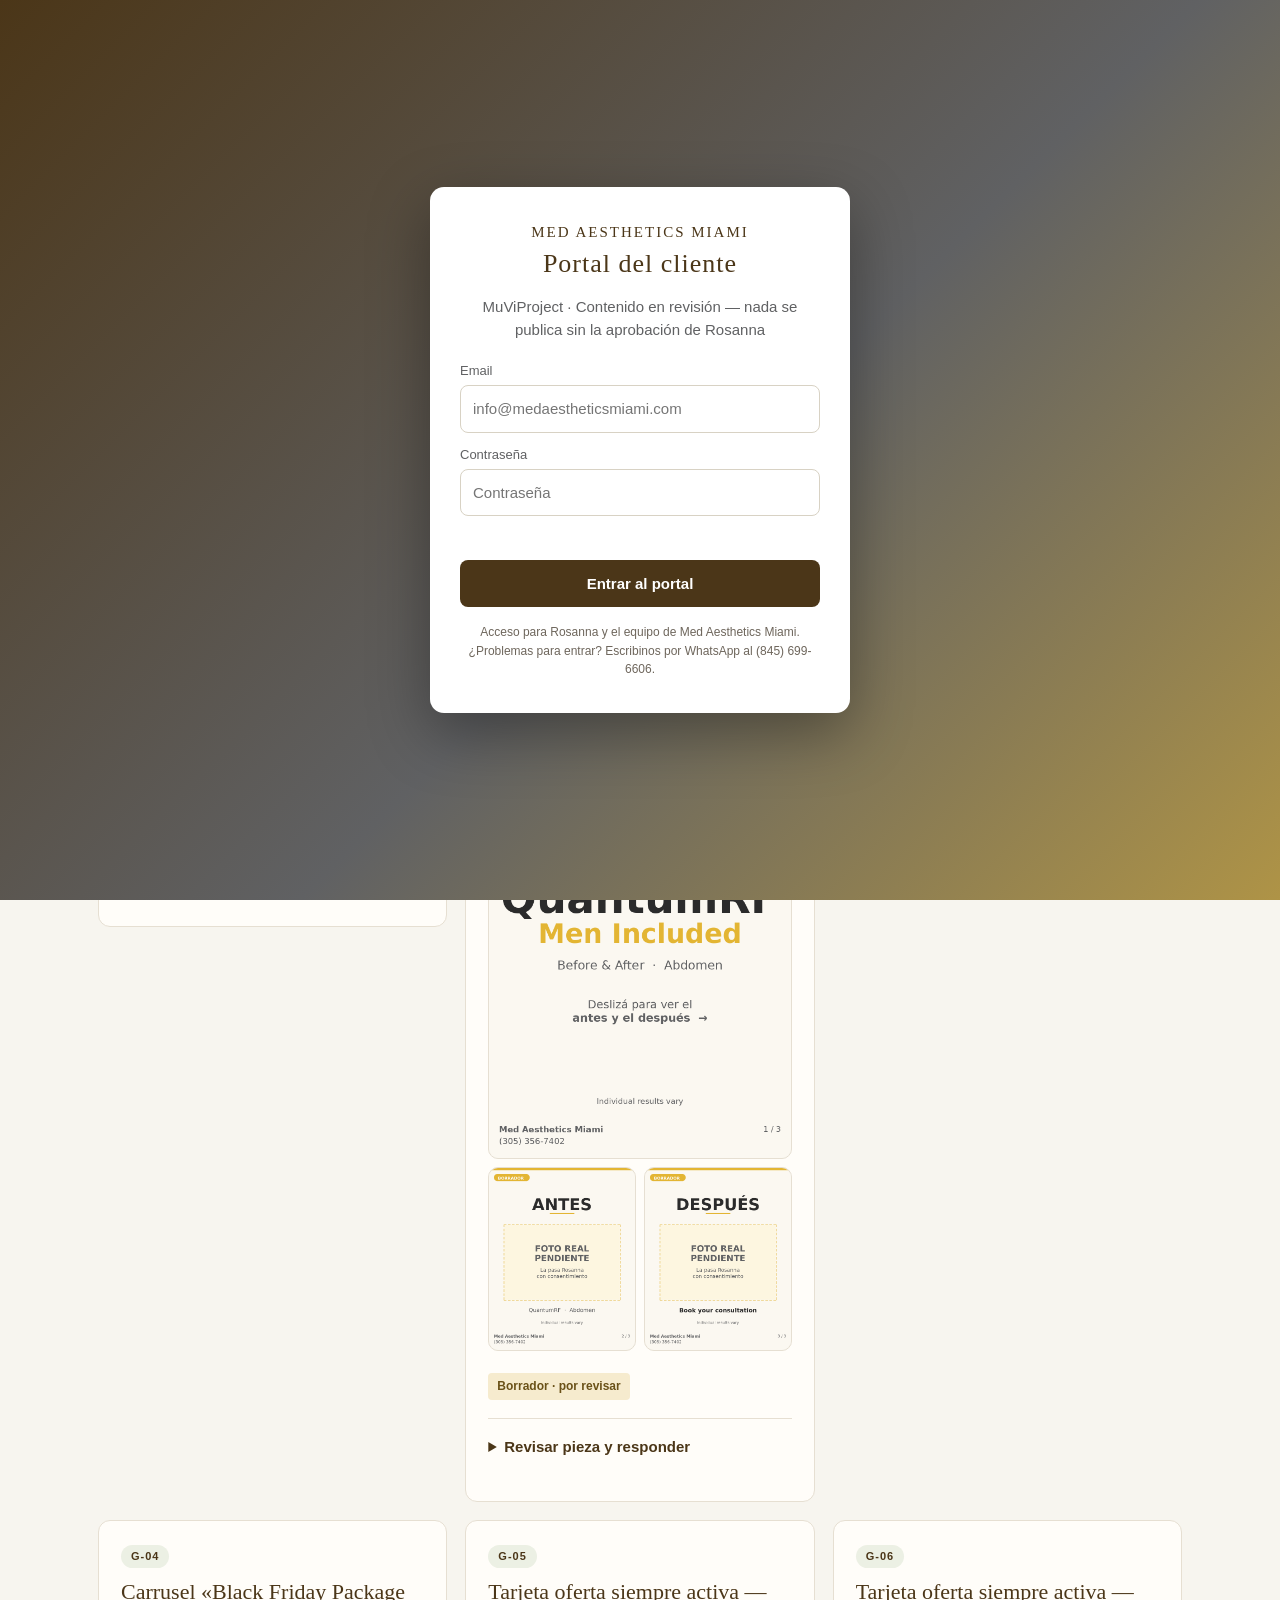
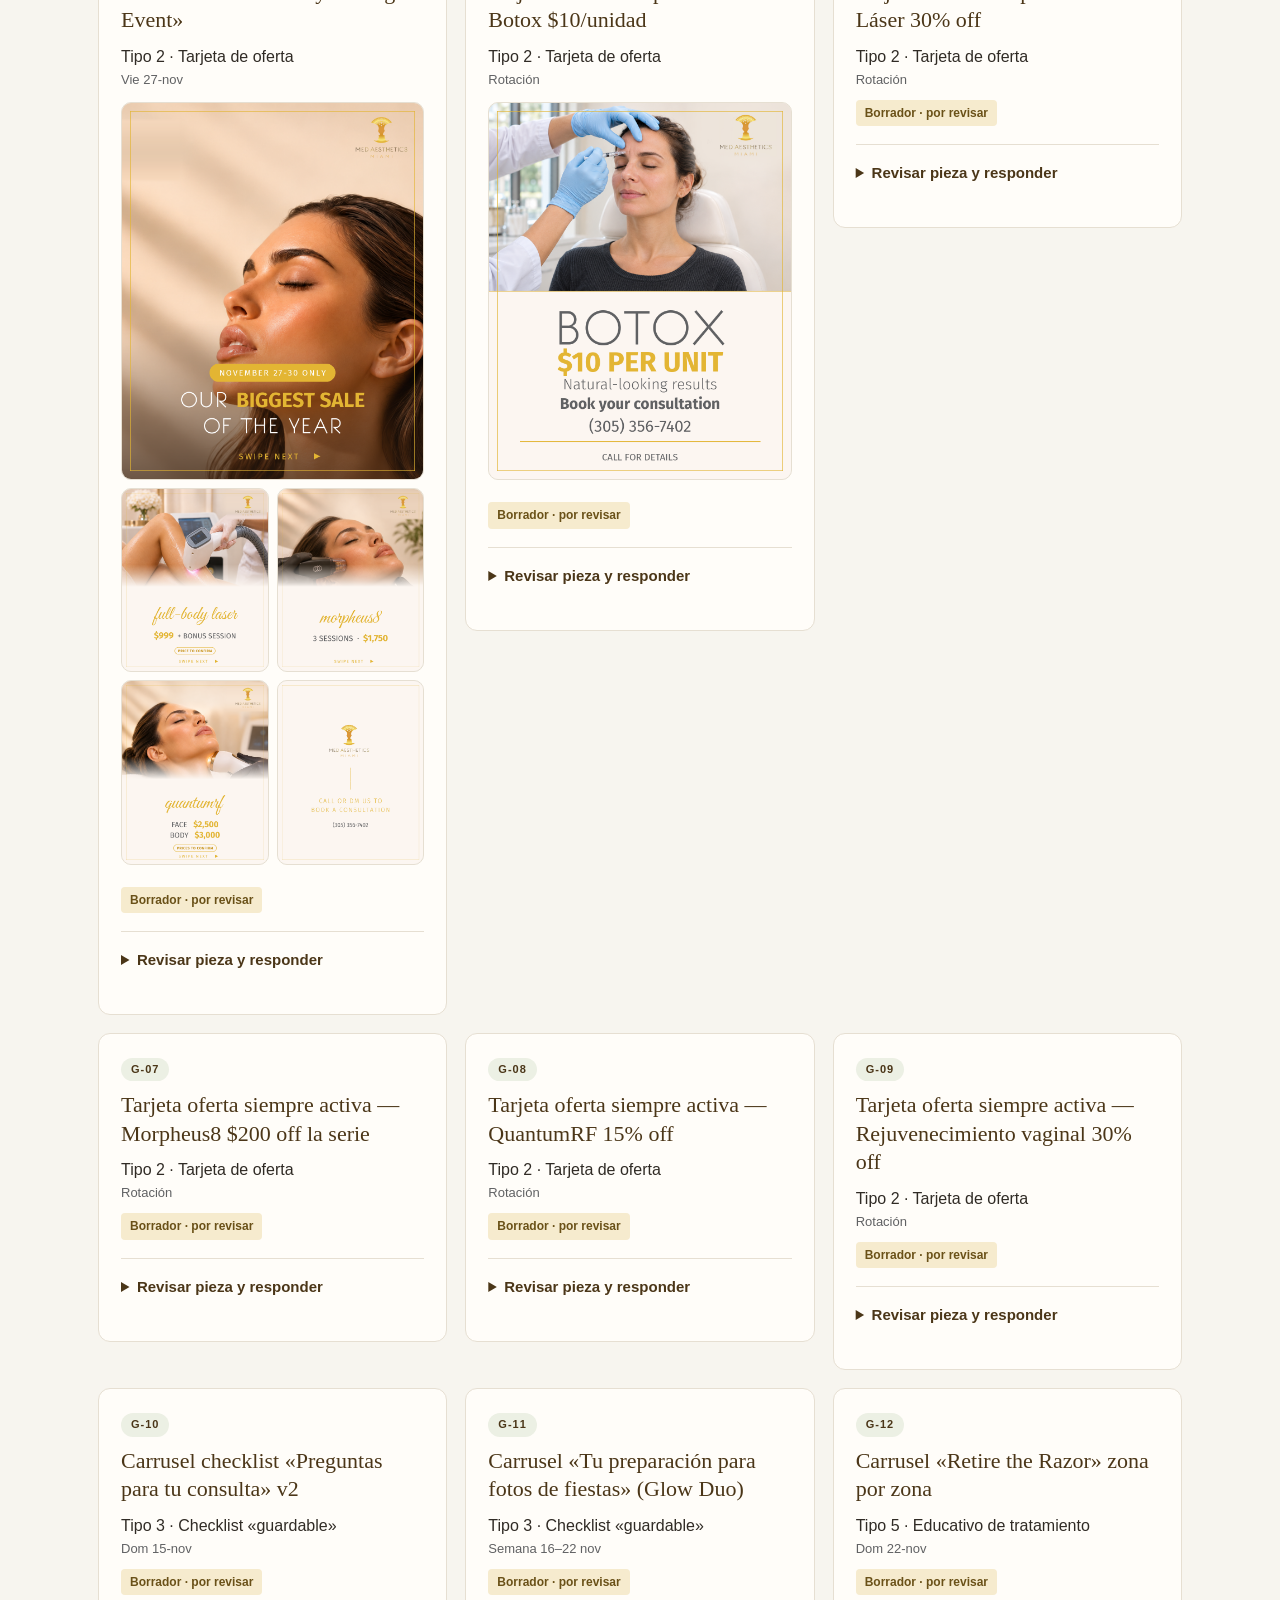
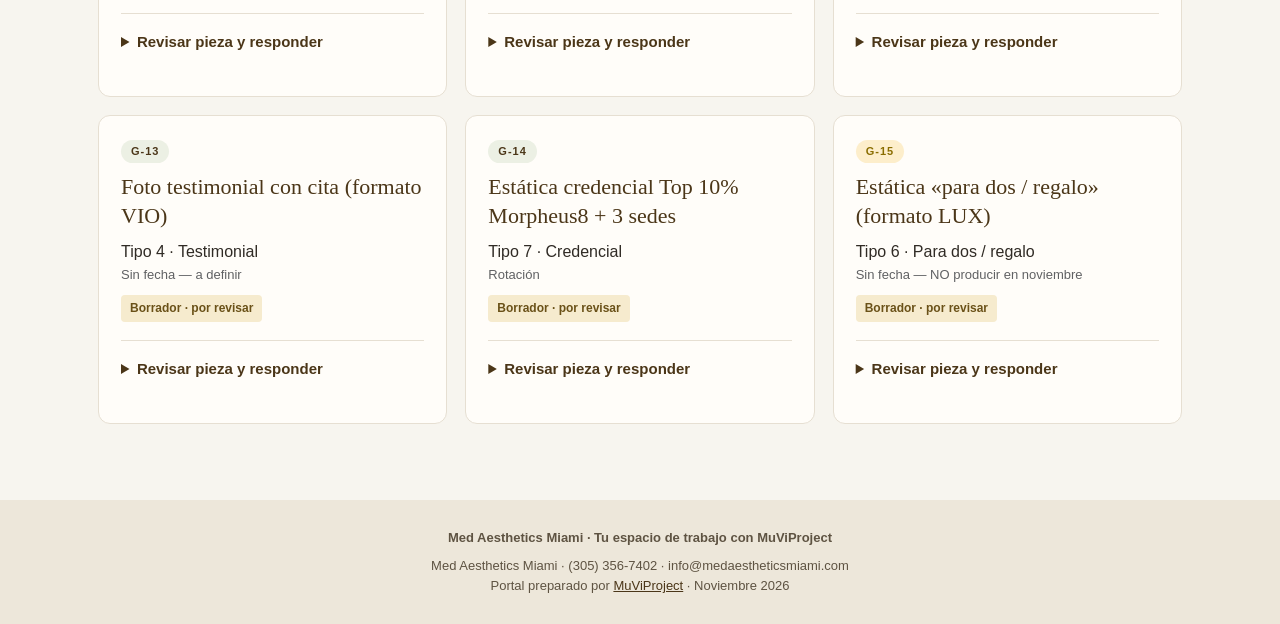
<file: graficas.html>
<!DOCTYPE html>
<html lang="es">
<head>
<meta charset="utf-8">
<meta name="viewport" content="width=device-width, initial-scale=1">
<title>Med Aesthetics Miami — Piezas gráficas · 15 · Portal del cliente</title>
<style>
:root{--gold:#e3b533;--gray:#606163;--ink:#2b2b2b;--light:#f2f9ff;--cream:#ecf0e4;--brown:#4b3618;--white:#fff}
*{box-sizing:border-box;margin:0;padding:0}
body{font-family:-apple-system,'Segoe UI',Helvetica,Arial,sans-serif;color:var(--ink);background:#faf8f2;line-height:1.55;overflow-x:hidden}
.brand{font-family:Georgia,'Times New Roman',serif}
.wrap{max-width:1060px;margin:0 auto;padding:0 20px}
/* ---------- login ---------- */
#gate{position:fixed;inset:0;z-index:100;display:flex;align-items:center;justify-content:center;background:linear-gradient(135deg,#4b3618 0%,#606163 55%,#e3b533 130%);padding:20px}
#gate.hidden{display:none}
.gate-card{background:#fff;border-radius:14px;max-width:420px;width:100%;padding:34px 30px;box-shadow:0 20px 60px rgba(0,0,0,.35);text-align:center}
.gate-card h1{font-family:Georgia,serif;color:var(--brown);font-size:26px;font-weight:400;letter-spacing:1px}
.gate-card .sub{color:var(--gray);font-size:14px;margin:6px 0 22px}
.gate-card label{display:block;text-align:left;font-size:13px;color:var(--gray);margin:12px 0 4px}
.gate-card input{width:100%;padding:11px 12px;border:1px solid #d8d2c4;border-radius:8px;font-size:15px}
.gate-card input:focus{outline:2px solid var(--gold)}
.btn{display:inline-block;background:var(--gold);color:#fff;border:0;border-radius:8px;padding:12px 22px;font-size:15px;font-weight:700;cursor:pointer;text-decoration:none}
.btn:hover{background:#cfa12a}
.btn-ghost{background:#fff;color:var(--brown);border:1.5px solid var(--gold)}
#gate-err{color:#b3261e;font-size:13px;min-height:18px;margin-top:10px}
.gate-note{font-size:12px;color:#999;margin-top:16px}
/* ---------- hero ---------- */
.hero{position:relative;color:#fff;overflow:hidden;background:linear-gradient(120deg,#4b3618 0%,#606163 60%,#8a7a3a 100%)}
.hero-media{position:absolute;inset:0}
.hero-media img{width:100%;height:100%;object-fit:cover;display:block}
.hero-media::after{content:"";position:absolute;inset:0;background:linear-gradient(120deg,rgba(75,54,24,.88),rgba(96,97,99,.72) 60%,rgba(227,181,51,.45))}
.hero-inner{position:relative;padding:64px 0 54px}
.hero-eyebrow{letter-spacing:3px;font-size:12px;text-transform:uppercase;color:var(--gold)}
.hero h1{font-family:Georgia,serif;font-weight:400;font-size:44px;line-height:1.15;margin:12px 0 10px;max-width:640px}
.hero p.lede{font-size:18px;max-width:620px;color:#f4efe2}
.hero-cta{margin-top:22px;display:flex;gap:12px;flex-wrap:wrap}
.hero-cta .btn-ghost{color:#fff;border-color:#fff;background:transparent}
.seals{display:flex;gap:10px;flex-wrap:wrap;margin-top:28px}
.seal{background:rgba(255,255,255,.14);border:1px solid rgba(255,255,255,.35);border-radius:999px;padding:7px 14px;font-size:13px}
/* ---------- sections ---------- */
section{padding:44px 0}
section h2{font-family:Georgia,serif;font-weight:400;font-size:30px;color:var(--brown);margin-bottom:6px}
section .intro{color:var(--gray);margin-bottom:22px;max-width:760px}
.why{display:grid;grid-template-columns:repeat(auto-fit,minmax(220px,1fr));gap:14px;margin-top:26px}
.why div{background:#fff;border:1px solid #e8e2d2;border-radius:12px;padding:18px}
.why b{color:var(--gold);font-size:22px;font-family:Georgia,serif;display:block}
.why h3{font-size:16px;margin:4px 0}
.why p{font-size:14px;color:var(--gray)}
.badge{display:inline-block;font-size:11px;font-weight:700;letter-spacing:1px;text-transform:uppercase;border-radius:999px;padding:3px 10px;background:var(--cream);color:var(--brown)}
.badge.warn{background:#fdeecb;color:#8a6d00}
.badge.gold{background:var(--gold);color:#fff}
.badge.gray{background:#e9e9e9;color:var(--gray)}
/* ---------- Anuncios en simple ---------- */
.verdict{display:inline-block;font-size:15px;font-weight:800;letter-spacing:1px;border-radius:999px;padding:6px 14px;margin:8px 0}
.verdict.good{background:#e2f3e5;color:#1d6b2f}
.verdict.mid{background:#fdf6e0;color:#8a6d00}
.verdict.bad{background:#fde8e8;color:#a12020}
.verdict.none{background:#e9e9e9;color:#606163}
.paused{display:inline-block;font-size:13px;font-weight:700;background:#e9e9e9;color:#606163;border-radius:999px;padding:4px 12px;margin:4px 0}
.adnums{font-size:14px;line-height:1.7;margin:8px 0}
.adnums b{color:var(--brown)}
.adrec{font-size:14px;background:var(--light);border-left:3px solid var(--gold);border-radius:8px;padding:10px 12px;margin-top:10px}
.adrec b{color:var(--brown)}
.sumbox{background:#fdf6e0;border:1.5px solid var(--gold);border-radius:12px;padding:16px 20px;margin-bottom:20px;font-size:15px;line-height:1.7}
.sumbox .big{font-family:Georgia,serif;font-size:22px;color:var(--brown);line-height:1.3}
.sumbox b{color:var(--brown)}
.sub{font-family:Georgia,serif;font-size:22px;color:var(--brown);margin:28px 0 8px}
.minitable{width:100%;border-collapse:collapse;font-size:13px;margin:10px 0}
.minitable th,.minitable td{border-bottom:1px solid #e8e2d2;padding:6px 8px;text-align:left}
.minitable th{color:var(--gray)}
.glos{font-size:14px;line-height:1.8}
.glos b{color:var(--brown)}
/* calendar */
.cal{display:grid;grid-template-columns:repeat(auto-fill,minmax(300px,1fr));gap:14px}
.day{background:#fff;border:1px solid #e8e2d2;border-radius:12px;padding:18px}
.day .d{font-family:Georgia,serif;font-size:19px;color:var(--brown)}
.day .fmt{font-size:13px;color:var(--gray);margin:2px 0 8px}
.day p{font-size:14px}
.day .note{font-size:13px;color:#8a6d00;background:#fdf6e0;border-radius:8px;padding:8px 10px;margin-top:10px}
.day .adapt{font-size:13px;color:#2b2b2b;background:#f2f9ff;border-left:3px solid var(--gold);border-radius:8px;padding:8px 10px;margin-top:10px}
.thumbs{display:flex;gap:8px;margin:12px 0}.thumbs img{width:32%;height:auto;border-radius:10px;border:2px solid var(--gold);display:block}.thumbs.one img{width:100%}
.rule{background:#fdf6e0;border:1.5px solid var(--gold);border-radius:12px;padding:14px 18px;font-size:15px;margin-bottom:20px}
.day .nets{font-size:12px;color:var(--gray);margin-top:8px}
.day.empty{background:var(--cream);border-style:dashed}
/* scripts */
details{background:#fff;border:1px solid #e8e2d2;border-radius:12px;margin-bottom:12px;padding:16px 18px}
details summary{cursor:pointer;font-family:Georgia,serif;font-size:19px;color:var(--brown);list-style:none}
details summary::-webkit-details-marker{display:none}
details summary .n{color:var(--gold);font-weight:700;margin-right:8px}
details .meta{font-size:13px;color:var(--gray);margin:6px 0 10px}
details .lbl{font-size:11px;font-weight:700;letter-spacing:1px;text-transform:uppercase;color:var(--gray);margin-top:12px}
details .hook{font-family:Georgia,serif;font-size:18px;color:var(--brown)}
details ul{margin:6px 0 6px 20px;font-size:14px}
details .cap{font-size:13px;color:var(--gray);background:var(--light);border-radius:8px;padding:10px 12px;margin-top:8px}
.warnbox{font-size:13px;color:#8a6d00;background:#fdf6e0;border-radius:8px;padding:8px 10px;margin-top:10px}
/* graphics + offers */
.grid{display:grid;grid-template-columns:repeat(auto-fill,minmax(300px,1fr));gap:14px}
.card{background:#fff;border:1px solid #e8e2d2;border-radius:12px;padding:18px}
.card h3{font-family:Georgia,serif;font-weight:400;font-size:18px;color:var(--brown);margin:6px 0}
.card p{font-size:14px}
.card .price{font-family:Georgia,serif;font-size:22px;color:var(--brown);margin:6px 0}
.card .vig{font-size:12px;color:var(--gray)}
.card .need{font-size:13px;color:#8a6d00;background:#fdf6e0;border-radius:8px;padding:8px 10px;margin-top:10px}
.approve{margin-top:12px}
.approve a{display:inline-block;background:#25D366;color:#fff;font-weight:700;font-size:13px;border-radius:999px;padding:8px 16px;text-decoration:none}
.approve a:hover{background:#1da851}
/* feedback por WhatsApp */
.fb{margin-top:10px}
.fb textarea{width:100%;padding:10px 12px;border:1px solid #d8d2c4;border-radius:8px;font-size:14px;font-family:inherit;resize:vertical;min-height:56px}
.fb textarea:focus{outline:2px solid var(--gold)}
.fb-btn{display:inline-block;margin-top:8px;background:#fff;color:var(--brown);border:1.5px solid var(--gold);border-radius:999px;padding:8px 16px;font-size:13px;font-weight:700;cursor:pointer;font-family:inherit}
.fb-btn:hover{background:#fdf6e0}
.band{position:relative;overflow:hidden;border-radius:12px;min-height:120px;display:flex;align-items:center;justify-content:center;background:linear-gradient(120deg,#4b3618,#606163 60%,#e3b533);margin:8px 0 22px}
.band img{position:absolute;inset:0;width:100%;height:100%;object-fit:cover}
.band span{position:relative;color:#fff;font-family:Georgia,serif;font-size:22px;text-align:center;padding:20px}
/* pendientes */
.pend{background:#fff;border:1px solid #e8e2d2;border-radius:12px;padding:22px}
.pend li{margin:8px 0 8px 20px;font-size:14px}
footer{background:var(--brown);color:#e8dfc8;padding:30px 0;text-align:center;font-size:13px}
footer a{color:var(--gold)}
.topbar{background:var(--brown);color:#fff;font-size:13px;padding:10px 0}
.topbar .wrap{display:flex;justify-content:space-between;gap:12px;flex-wrap:wrap}
.topbar a{color:var(--gold);text-decoration:none}
/* redes: cápsulas con el color de cada marca (definido una vez acá) */
.nets{display:flex;flex-wrap:nowrap;gap:6px;margin-top:8px}
.net{display:inline-flex;align-items:center;border-radius:999px;padding:3px 11px;font-size:11px;font-weight:700;letter-spacing:.4px;color:#fff;white-space:nowrap}
.net-ig{background:linear-gradient(45deg,#f09433,#e6683c,#dc2743,#cc2366,#bc1888)}
.net-fb{background:#1877F2}
.net-tt{background:#010101;border:1.5px solid #25F4EE;box-shadow:inset 0 -2px 0 #FE2C55}
.net-yt{background:#FF0000}
/* botón vista previa */
.pv{margin-top:10px}
.pv-btn{display:inline-block;background:#fff;color:var(--brown);border:1.5px solid var(--gray);border-radius:999px;padding:8px 16px;font-size:13px;font-weight:700;cursor:pointer;font-family:inherit}
.pv-btn:hover{border-color:var(--gold);background:#fdf6e0}
/* modal de vista previa */
.modal-overlay{position:fixed;inset:0;z-index:200;display:none;align-items:center;justify-content:center;background:rgba(43,43,43,.65);padding:16px}
.modal-overlay.open{display:flex}
.modal{position:relative;background:#fff;border-radius:14px;max-width:640px;width:100%;max-height:88vh;overflow-y:auto;padding:26px 24px 22px;box-shadow:0 24px 70px rgba(0,0,0,.4)}
.modal-close{position:absolute;top:10px;right:12px;width:44px;height:44px;border:0;border-radius:50%;background:var(--cream);color:var(--brown);font-size:28px;line-height:1;cursor:pointer;z-index:1}
.modal-close:hover{background:var(--gold);color:#fff}
.modal .day,.modal .card{border:0;padding:0}
.modal details{border:0;padding:0;margin:0}
.modal .approve,.modal .fb{margin-top:14px}
@media(max-width:640px){
  .hero h1{font-size:32px}
  section h2{font-size:25px}
  .hero-inner{padding:44px 20px 38px}
  .modal-overlay{padding:8px}
  .modal{width:94vw;max-height:90vh;padding:22px 16px 18px;border-radius:16px}
  .modal-close{width:48px;height:48px;font-size:30px;top:8px;right:8px}
  .approve a,.fb-btn,.pv-btn{display:block;text-align:center;margin-top:8px}
  .fb textarea{font-size:16px}
}
/* ---------- menú superior (siempre visible) ---------- */
.nav{position:sticky;top:0;z-index:60;background:var(--brown);border-bottom:3px solid var(--gold)}
.nav .wrap{display:flex;gap:2px;overflow-x:auto;white-space:nowrap;padding-top:0;padding-bottom:0}
.nav a{color:#e8dfc8;text-decoration:none;font-size:14px;font-weight:600;padding:12px 13px;flex-shrink:0}
.nav a:hover{color:#fff}
.nav a.active{background:var(--gold);color:#fff}
</style>
<link rel="stylesheet" href="ux.css">
</head>
<body><a class="skip-link" href="#contenido">Saltar al contenido</a>
<!-- ============================================================
     CONFIGURACIÓN DEL ACCESO (editar acá para cambiar la clave)
     La contraseña de este portal es una CORTINA VISUAL, no
     seguridad real: al ser un sitio estático (GitHub Pages),
     cualquiera que lea el código puede verla. Para acceso
     protegido de verdad, usar Cloudflare Access.
     ============================================================ -->
<script>
var PORTAL_PASSWORD = "MedAesthetics2026";
var PORTAL_EMAIL_DOMAIN = "@medaestheticsmiami.com";
</script>

<div id="gate">
  <div class="gate-card">
    <div class="brand" style="color:#e3b533;font-size:15px;letter-spacing:2px">MED AESTHETICS MIAMI</div>
    <h1>Portal del cliente</h1>
    <div class="sub">MuViProject · Contenido en revisión — nada se publica sin la aprobación de Rosanna</div>
    <form id="gate-form">
      <label for="gate-email">Email</label>
      <input id="gate-email" type="email" placeholder="info@medaestheticsmiami.com" autocomplete="username" required>
      <label for="gate-pass">Contraseña</label>
      <input id="gate-pass" type="password" placeholder="Contraseña" autocomplete="current-password" required>
      <div id="gate-err"></div>
      <div style="margin-top:16px"><button class="btn" type="submit" style="width:100%">Entrar al portal</button></div>
    </form>
    <div class="gate-note">Acceso para Rosanna y el equipo de Med Aesthetics Miami.<br>¿Problemas para entrar? Escribinos por WhatsApp al (845) 699-6606.</div>
  </div>
</div>
<script>
(function(){
  var gate = document.getElementById('gate');
  try { if (sessionStorage.getItem('mam_auth') === '1') { gate.classList.add('hidden'); } } catch(e){}
  document.getElementById('gate-form').addEventListener('submit', function(ev){
    ev.preventDefault();
    var email = document.getElementById('gate-email').value.trim().toLowerCase();
    var pass = document.getElementById('gate-pass').value;
    var err = document.getElementById('gate-err');
    if (email.slice(-PORTAL_EMAIL_DOMAIN.length) !== PORTAL_EMAIL_DOMAIN) {
      err.textContent = 'Usá tu email de Med Aesthetics Miami (@medaestheticsmiami.com).';
      return;
    }
    if (pass !== PORTAL_PASSWORD) {
      err.textContent = 'Contraseña incorrecta. Revisala e intentá de nuevo.';
      return;
    }
    try { sessionStorage.setItem('mam_auth', '1'); } catch(e){}
    gate.classList.add('hidden');
    window.scrollTo(0, 0);
  });
})();
</script>

<div class="topbar"><div class="wrap"><span>Med Aesthetics Miami · Portal del cliente — MuViProject</span><span><a href="#" onclick="try{sessionStorage.removeItem('mam_auth')}catch(e){};location.reload();return false;">Salir</a></span></div></div>
<nav class="nav" aria-label="Navegación principal"><div class="wrap"><a href="index.html">Resumen</a><a href="calendario.html">Calendario</a><a href="revision.html">Para revisar</a><a href="resultados.html">Resultados</a><a href="biblioteca.html" class="active" aria-current="page">Biblioteca</a></div></nav><main id="contenido"><div class="wrap ux-breadcrumb"><a href="biblioteca.html">Biblioteca</a><span aria-hidden="true"> / </span><span>Gráficas</span></div>


<section style="background:#fff"><div class="wrap">
  <h1>Piezas gráficas · 15 productos</h1>
  <p class="intro">Clasificación por tipo, con lo que falta para producir cada una. Antes/después y testimoniales solo con fotos reales y consentimiento. Ninguna pieza se produce con fotos generadas ni de stock.</p>
  <div class="band"><img src="assets/flatlay.png" alt="" onerror="this.remove()"><span>«More offers to explore» — las ofertas, en tarjetas</span></div>
  <div class="grid"><article class="card"><span class="badge">G-01</span><h3>Estática-resumen ofertas noviembre (Glow Duo + The Contour Edit + Retire the Razor)</h3><p>Tipo 2 · Tarjeta de oferta</p><p class="vig">Deck 4-nov — a decidir: recuperar o seguir desde el 10-nov</p><span class="ux-status">Borrador · por revisar</span><details class="ux-disclosure"><summary>Revisar pieza y responder</summary><div class="need">Falta: Decisión de Daniel/Rosanna: ¿se recupera el 4-nov o se descarta?</div><div class="approve"><a href="https://wa.me/18456996606?text=Hola%20Daniel%2C%20apruebo%20la%20pieza%20G-01%3A%20Est%C3%A1tica-resumen%20ofertas%20noviembre%20%28Glow%20Duo%20%2B%20The%20Contour%20Edit%20%2B%20Retire%20the%20Razor%29" target="_blank" rel="noopener">Aprobar por WhatsApp</a></div><div class="pv"><button type="button" class="pv-btn" onclick="openPreview(this)">Ver detalle</button></div><div class="fb"><textarea rows="2" placeholder="Escribí tu comentario sobre esta pieza…"></textarea><button type="button" class="fb-btn" data-piece="la pieza G-01: Estática-resumen ofertas noviembre (Glow Duo + The Contour Edit + Retire the Razor)" onclick="mamFeedback(this)">Enviar comentario por WhatsApp</button></div><p class="ux-meta">La respuesta se envía por WhatsApp; el portal no la registra automáticamente.</p></details></article>
<article class="card"><span class="badge">G-02</span><h3>Carrusel «QuantumRF: Men Included» (antes/después abdomen masculino)</h3><p>Tipo 1 · Antes / después</p><p class="vig">Mar 10-nov</p><div class="thumbs"><img src="assets/carousel-10nov-1.png" alt="Diseño borrador de la pieza"><img src="assets/carousel-10nov-2.png" alt="Diseño borrador de la pieza"><img src="assets/carousel-10nov-3.png" alt="Diseño borrador de la pieza"></div><span class="ux-status">Borrador · por revisar</span><details class="ux-disclosure"><summary>Revisar pieza y responder</summary><div class="need">Falta: Confirmar el orden del antes/después + foto real con consentimiento. Diseño borrador con las fotos pendientes ya visible en esta tarjeta.</div><div class="approve"><a href="https://wa.me/18456996606?text=Hola%20Daniel%2C%20apruebo%20la%20pieza%20G-02%3A%20Carrusel%20%C2%ABQuantumRF%3A%20Men%20Included%C2%BB%20%28antes%2Fdespu%C3%A9s%20abdomen%20masculino%29" target="_blank" rel="noopener">Aprobar por WhatsApp</a></div><div class="pv"><button type="button" class="pv-btn" onclick="openPreview(this)">Ver detalle</button></div><div class="fb"><textarea rows="2" placeholder="Escribí tu comentario sobre esta pieza…"></textarea><button type="button" class="fb-btn" data-piece="la pieza G-02: Carrusel «QuantumRF: Men Included» (antes/después abdomen masculino)" onclick="mamFeedback(this)">Enviar comentario por WhatsApp</button></div><p class="ux-meta">La respuesta se envía por WhatsApp; el portal no la registra automáticamente.</p></details></article>
<article class="card"><span class="badge">G-03</span><h3>Carrusel QuantumRF antes/después de brazos</h3><p>Tipo 1 · Antes / después</p><p class="vig">Mar 17-nov</p><span class="ux-status">Borrador · por revisar</span><details class="ux-disclosure"><summary>Revisar pieza y responder</summary><div class="need">Falta: Foto real con consentimiento + «individual results vary»</div><div class="approve"><a href="https://wa.me/18456996606?text=Hola%20Daniel%2C%20apruebo%20la%20pieza%20G-03%3A%20Carrusel%20QuantumRF%20antes%2Fdespu%C3%A9s%20de%20brazos" target="_blank" rel="noopener">Aprobar por WhatsApp</a></div><div class="pv"><button type="button" class="pv-btn" onclick="openPreview(this)">Ver detalle</button></div><div class="fb"><textarea rows="2" placeholder="Escribí tu comentario sobre esta pieza…"></textarea><button type="button" class="fb-btn" data-piece="la pieza G-03: Carrusel QuantumRF antes/después de brazos" onclick="mamFeedback(this)">Enviar comentario por WhatsApp</button></div><p class="ux-meta">La respuesta se envía por WhatsApp; el portal no la registra automáticamente.</p></details></article>
<article class="card"><span class="badge">G-04</span><h3>Carrusel «Black Friday Package Event»</h3><p>Tipo 2 · Tarjeta de oferta</p><p class="vig">Vie 27-nov</p><div class="thumbs"><img src="assets/black-friday-v6-1-portada.png" alt="Diseño borrador de la pieza"><img src="assets/black-friday-v6-2-laser.png" alt="Diseño borrador de la pieza"><img src="assets/black-friday-v6-3-morpheus8.png" alt="Diseño borrador de la pieza"><img src="assets/black-friday-v6-4-quantumrf.png" alt="Diseño borrador de la pieza"><img src="assets/black-friday-v6-5-cierre.png" alt="Diseño borrador de la pieza"></div><span class="ux-status">Borrador · por revisar</span><details class="ux-disclosure"><summary>Revisar pieza y responder</summary><div class="need">Falta: Carrusel v6 visible (nombres en Great Vibes, logo limpio). Morpheus8 $1.750 confirmado; láser $999 y QuantumRF $2.500/$3.000 a confirmar por Rosanna.</div><div class="approve"><a href="https://wa.me/18456996606?text=Hola%20Daniel%2C%20apruebo%20la%20pieza%20G-04%3A%20Carrusel%20%C2%ABBlack%20Friday%20Package%20Event%C2%BB" target="_blank" rel="noopener">Aprobar por WhatsApp</a></div><div class="pv"><button type="button" class="pv-btn" onclick="openPreview(this)">Ver detalle</button></div><div class="fb"><textarea rows="2" placeholder="Escribí tu comentario sobre esta pieza…"></textarea><button type="button" class="fb-btn" data-piece="la pieza G-04: Carrusel «Black Friday Package Event»" onclick="mamFeedback(this)">Enviar comentario por WhatsApp</button></div><p class="ux-meta">La respuesta se envía por WhatsApp; el portal no la registra automáticamente.</p></details></article>
<article class="card"><span class="badge">G-05</span><h3>Tarjeta oferta siempre activa — Botox $10/unidad</h3><p>Tipo 2 · Tarjeta de oferta</p><p class="vig">Rotación</p><div class="thumbs"><img src="assets/botox-g05-v7-1080x1350.png" alt="Diseño borrador de la pieza"></div><span class="ux-status">Borrador · por revisar</span><details class="ux-disclosure"><summary>Revisar pieza y responder</summary><div class="need">Falta: v7 con logo limpio y precio en Fira Bold dorado — pendiente de aprobación de Rosanna. (La v6 quedó descartada.)</div><div class="approve"><a href="https://wa.me/18456996606?text=Hola%20Daniel%2C%20apruebo%20la%20pieza%20G-05%3A%20Tarjeta%20oferta%20siempre%20activa%20%E2%80%94%20Botox%20%2410%2Funidad" target="_blank" rel="noopener">Aprobar por WhatsApp</a></div><div class="pv"><button type="button" class="pv-btn" onclick="openPreview(this)">Ver detalle</button></div><div class="fb"><textarea rows="2" placeholder="Escribí tu comentario sobre esta pieza…"></textarea><button type="button" class="fb-btn" data-piece="la pieza G-05: Tarjeta oferta siempre activa — Botox $10/unidad" onclick="mamFeedback(this)">Enviar comentario por WhatsApp</button></div><p class="ux-meta">La respuesta se envía por WhatsApp; el portal no la registra automáticamente.</p></details></article>
<article class="card"><span class="badge">G-06</span><h3>Tarjeta oferta siempre activa — Láser 30% off</h3><p>Tipo 2 · Tarjeta de oferta</p><p class="vig">Rotación</p><span class="ux-status">Borrador · por revisar</span><details class="ux-disclosure"><summary>Revisar pieza y responder</summary><div class="need">Falta: Aprobación del diseño</div><div class="approve"><a href="https://wa.me/18456996606?text=Hola%20Daniel%2C%20apruebo%20la%20pieza%20G-06%3A%20Tarjeta%20oferta%20siempre%20activa%20%E2%80%94%20L%C3%A1ser%2030%25%20off" target="_blank" rel="noopener">Aprobar por WhatsApp</a></div><div class="pv"><button type="button" class="pv-btn" onclick="openPreview(this)">Ver detalle</button></div><div class="fb"><textarea rows="2" placeholder="Escribí tu comentario sobre esta pieza…"></textarea><button type="button" class="fb-btn" data-piece="la pieza G-06: Tarjeta oferta siempre activa — Láser 30% off" onclick="mamFeedback(this)">Enviar comentario por WhatsApp</button></div><p class="ux-meta">La respuesta se envía por WhatsApp; el portal no la registra automáticamente.</p></details></article>
<article class="card"><span class="badge">G-07</span><h3>Tarjeta oferta siempre activa — Morpheus8 $200 off la serie</h3><p>Tipo 2 · Tarjeta de oferta</p><p class="vig">Rotación</p><span class="ux-status">Borrador · por revisar</span><details class="ux-disclosure"><summary>Revisar pieza y responder</summary><div class="need">Falta: Aclarar «Aventura Location Only»</div><div class="approve"><a href="https://wa.me/18456996606?text=Hola%20Daniel%2C%20apruebo%20la%20pieza%20G-07%3A%20Tarjeta%20oferta%20siempre%20activa%20%E2%80%94%20Morpheus8%20%24200%20off%20la%20serie" target="_blank" rel="noopener">Aprobar por WhatsApp</a></div><div class="pv"><button type="button" class="pv-btn" onclick="openPreview(this)">Ver detalle</button></div><div class="fb"><textarea rows="2" placeholder="Escribí tu comentario sobre esta pieza…"></textarea><button type="button" class="fb-btn" data-piece="la pieza G-07: Tarjeta oferta siempre activa — Morpheus8 $200 off la serie" onclick="mamFeedback(this)">Enviar comentario por WhatsApp</button></div><p class="ux-meta">La respuesta se envía por WhatsApp; el portal no la registra automáticamente.</p></details></article>
<article class="card"><span class="badge">G-08</span><h3>Tarjeta oferta siempre activa — QuantumRF 15% off</h3><p>Tipo 2 · Tarjeta de oferta</p><p class="vig">Rotación</p><span class="ux-status">Borrador · por revisar</span><details class="ux-disclosure"><summary>Revisar pieza y responder</summary><div class="need">Falta: Aprobación del diseño</div><div class="approve"><a href="https://wa.me/18456996606?text=Hola%20Daniel%2C%20apruebo%20la%20pieza%20G-08%3A%20Tarjeta%20oferta%20siempre%20activa%20%E2%80%94%20QuantumRF%2015%25%20off" target="_blank" rel="noopener">Aprobar por WhatsApp</a></div><div class="pv"><button type="button" class="pv-btn" onclick="openPreview(this)">Ver detalle</button></div><div class="fb"><textarea rows="2" placeholder="Escribí tu comentario sobre esta pieza…"></textarea><button type="button" class="fb-btn" data-piece="la pieza G-08: Tarjeta oferta siempre activa — QuantumRF 15% off" onclick="mamFeedback(this)">Enviar comentario por WhatsApp</button></div><p class="ux-meta">La respuesta se envía por WhatsApp; el portal no la registra automáticamente.</p></details></article>
<article class="card"><span class="badge">G-09</span><h3>Tarjeta oferta siempre activa — Rejuvenecimiento vaginal 30% off</h3><p>Tipo 2 · Tarjeta de oferta</p><p class="vig">Rotación</p><span class="ux-status">Borrador · por revisar</span><details class="ux-disclosure"><summary>Revisar pieza y responder</summary><div class="need">Falta: Aprobación de Rosanna (tema sensible: tono y foto)</div><div class="approve"><a href="https://wa.me/18456996606?text=Hola%20Daniel%2C%20apruebo%20la%20pieza%20G-09%3A%20Tarjeta%20oferta%20siempre%20activa%20%E2%80%94%20Rejuvenecimiento%20vaginal%2030%25%20off" target="_blank" rel="noopener">Aprobar por WhatsApp</a></div><div class="pv"><button type="button" class="pv-btn" onclick="openPreview(this)">Ver detalle</button></div><div class="fb"><textarea rows="2" placeholder="Escribí tu comentario sobre esta pieza…"></textarea><button type="button" class="fb-btn" data-piece="la pieza G-09: Tarjeta oferta siempre activa — Rejuvenecimiento vaginal 30% off" onclick="mamFeedback(this)">Enviar comentario por WhatsApp</button></div><p class="ux-meta">La respuesta se envía por WhatsApp; el portal no la registra automáticamente.</p></details></article>
<article class="card"><span class="badge">G-10</span><h3>Carrusel checklist «Preguntas para tu consulta» v2</h3><p>Tipo 3 · Checklist «guardable»</p><p class="vig">Dom 15-nov</p><span class="ux-status">Borrador · por revisar</span><details class="ux-disclosure"><summary>Revisar pieza y responder</summary><div class="need">Falta: Revisión del contenido + CTA final</div><div class="approve"><a href="https://wa.me/18456996606?text=Hola%20Daniel%2C%20apruebo%20la%20pieza%20G-10%3A%20Carrusel%20checklist%20%C2%ABPreguntas%20para%20tu%20consulta%C2%BB%20v2" target="_blank" rel="noopener">Aprobar por WhatsApp</a></div><div class="pv"><button type="button" class="pv-btn" onclick="openPreview(this)">Ver detalle</button></div><div class="fb"><textarea rows="2" placeholder="Escribí tu comentario sobre esta pieza…"></textarea><button type="button" class="fb-btn" data-piece="la pieza G-10: Carrusel checklist «Preguntas para tu consulta» v2" onclick="mamFeedback(this)">Enviar comentario por WhatsApp</button></div><p class="ux-meta">La respuesta se envía por WhatsApp; el portal no la registra automáticamente.</p></details></article>
<article class="card"><span class="badge">G-11</span><h3>Carrusel «Tu preparación para fotos de fiestas» (Glow Duo)</h3><p>Tipo 3 · Checklist «guardable»</p><p class="vig">Semana 16–22 nov</p><span class="ux-status">Borrador · por revisar</span><details class="ux-disclosure"><summary>Revisar pieza y responder</summary><div class="need">Falta: Rosanna confirma los tiempos antes del evento</div><div class="approve"><a href="https://wa.me/18456996606?text=Hola%20Daniel%2C%20apruebo%20la%20pieza%20G-11%3A%20Carrusel%20%C2%ABTu%20preparaci%C3%B3n%20para%20fotos%20de%20fiestas%C2%BB%20%28Glow%20Duo%29" target="_blank" rel="noopener">Aprobar por WhatsApp</a></div><div class="pv"><button type="button" class="pv-btn" onclick="openPreview(this)">Ver detalle</button></div><div class="fb"><textarea rows="2" placeholder="Escribí tu comentario sobre esta pieza…"></textarea><button type="button" class="fb-btn" data-piece="la pieza G-11: Carrusel «Tu preparación para fotos de fiestas» (Glow Duo)" onclick="mamFeedback(this)">Enviar comentario por WhatsApp</button></div><p class="ux-meta">La respuesta se envía por WhatsApp; el portal no la registra automáticamente.</p></details></article>
<article class="card"><span class="badge">G-12</span><h3>Carrusel «Retire the Razor» zona por zona</h3><p>Tipo 5 · Educativo de tratamiento</p><p class="vig">Dom 22-nov</p><span class="ux-status">Borrador · por revisar</span><details class="ux-disclosure"><summary>Revisar pieza y responder</summary><div class="need">Falta: Rosanna confirma sesiones por zona</div><div class="approve"><a href="https://wa.me/18456996606?text=Hola%20Daniel%2C%20apruebo%20la%20pieza%20G-12%3A%20Carrusel%20%C2%ABRetire%20the%20Razor%C2%BB%20zona%20por%20zona" target="_blank" rel="noopener">Aprobar por WhatsApp</a></div><div class="pv"><button type="button" class="pv-btn" onclick="openPreview(this)">Ver detalle</button></div><div class="fb"><textarea rows="2" placeholder="Escribí tu comentario sobre esta pieza…"></textarea><button type="button" class="fb-btn" data-piece="la pieza G-12: Carrusel «Retire the Razor» zona por zona" onclick="mamFeedback(this)">Enviar comentario por WhatsApp</button></div><p class="ux-meta">La respuesta se envía por WhatsApp; el portal no la registra automáticamente.</p></details></article>
<article class="card"><span class="badge">G-13</span><h3>Foto testimonial con cita (formato VIO)</h3><p>Tipo 4 · Testimonial</p><p class="vig">Sin fecha — a definir</p><span class="ux-status">Borrador · por revisar</span><details class="ux-disclosure"><summary>Revisar pieza y responder</summary><div class="need">Falta: Falta testimonio real + consentimiento escrito</div><div class="approve"><a href="https://wa.me/18456996606?text=Hola%20Daniel%2C%20apruebo%20la%20pieza%20G-13%3A%20Foto%20testimonial%20con%20cita%20%28formato%20VIO%29" target="_blank" rel="noopener">Aprobar por WhatsApp</a></div><div class="pv"><button type="button" class="pv-btn" onclick="openPreview(this)">Ver detalle</button></div><div class="fb"><textarea rows="2" placeholder="Escribí tu comentario sobre esta pieza…"></textarea><button type="button" class="fb-btn" data-piece="la pieza G-13: Foto testimonial con cita (formato VIO)" onclick="mamFeedback(this)">Enviar comentario por WhatsApp</button></div><p class="ux-meta">La respuesta se envía por WhatsApp; el portal no la registra automáticamente.</p></details></article>
<article class="card"><span class="badge">G-14</span><h3>Estática credencial Top 10% Morpheus8 + 3 sedes</h3><p>Tipo 7 · Credencial</p><p class="vig">Rotación</p><span class="ux-status">Borrador · por revisar</span><details class="ux-disclosure"><summary>Revisar pieza y responder</summary><div class="need">Falta: Arte oficial del sello InMode (si existe)</div><div class="approve"><a href="https://wa.me/18456996606?text=Hola%20Daniel%2C%20apruebo%20la%20pieza%20G-14%3A%20Est%C3%A1tica%20credencial%20Top%2010%25%20Morpheus8%20%2B%203%20sedes" target="_blank" rel="noopener">Aprobar por WhatsApp</a></div><div class="pv"><button type="button" class="pv-btn" onclick="openPreview(this)">Ver detalle</button></div><div class="fb"><textarea rows="2" placeholder="Escribí tu comentario sobre esta pieza…"></textarea><button type="button" class="fb-btn" data-piece="la pieza G-14: Estática credencial Top 10% Morpheus8 + 3 sedes" onclick="mamFeedback(this)">Enviar comentario por WhatsApp</button></div><p class="ux-meta">La respuesta se envía por WhatsApp; el portal no la registra automáticamente.</p></details></article>
<article class="card"><span class="badge warn">G-15</span><h3>Estática «para dos / regalo» (formato LUX)</h3><p>Tipo 6 · Para dos / regalo</p><p class="vig">Sin fecha — NO producir en noviembre</p><span class="ux-status">Borrador · por revisar</span><details class="ux-disclosure"><summary>Revisar pieza y responder</summary><div class="need">Falta: Confirmar si Med ofrece algo «para dos» o gift cards en noviembre</div><div class="approve"><a href="https://wa.me/18456996606?text=Hola%20Daniel%2C%20apruebo%20la%20pieza%20G-15%3A%20Est%C3%A1tica%20%C2%ABpara%20dos%20%2F%20regalo%C2%BB%20%28formato%20LUX%29" target="_blank" rel="noopener">Aprobar por WhatsApp</a></div><div class="pv"><button type="button" class="pv-btn" onclick="openPreview(this)">Ver detalle</button></div><div class="fb"><textarea rows="2" placeholder="Escribí tu comentario sobre esta pieza…"></textarea><button type="button" class="fb-btn" data-piece="la pieza G-15: Estática «para dos / regalo» (formato LUX)" onclick="mamFeedback(this)">Enviar comentario por WhatsApp</button></div><p class="ux-meta">La respuesta se envía por WhatsApp; el portal no la registra automáticamente.</p></details></article></div>
</div></section>



</main><footer>
  <div class="wrap">
    <p><b>Med Aesthetics Miami · Tu espacio de trabajo con MuViProject</b></p>
    <p style="margin-top:8px">Med Aesthetics Miami · (305) 356-7402 · info@medaestheticsmiami.com<br>Portal preparado por <a href="https://muviproject.com">MuViProject</a> · Noviembre 2026</p>
  </div>
</footer>
<div id="modal-overlay" class="modal-overlay" onclick="if(event.target===this)closePreview()">
  <div class="modal" role="dialog" aria-modal="true" aria-label="Ver detalle">
    <button type="button" class="modal-close" onclick="closePreview()" aria-label="Cerrar">×</button>
    <div id="modal-body"></div>
  </div>
</div>
<script>
/* Ver detalle: clona la pieza en el modal, con su botón de aprobar y su
   cajita de feedback. Cierra con la X, con clic fuera del popup, o con
   Escape. Mientras está abierto, el fondo no hace scroll. */
var _pvScroll = 0;
function openPreview(btn){
  var piece = btn.closest('article, details');
  if(!piece) return;
  var clone = piece.cloneNode(true);
  var pv = clone.querySelector('.pv');
  if(pv) pv.remove();
  if(clone.tagName === 'DETAILS') clone.setAttribute('open', '');
  var body = document.getElementById('modal-body');
  body.innerHTML = '';
  body.appendChild(clone);
  document.getElementById('modal-overlay').classList.add('open');
  _pvScroll = window.scrollY || 0;
  document.body.style.overflow = 'hidden';
  var c = document.querySelector('.modal-close');
  if(c) c.focus();
}
function closePreview(){
  document.getElementById('modal-overlay').classList.remove('open');
  document.getElementById('modal-body').innerHTML = '';
  document.body.style.overflow = '';
  window.scrollTo(0, _pvScroll);
}
document.addEventListener('keydown', function(ev){
  if(ev.key === 'Escape') closePreview();
});
</script>
<script>
/* Feedback por WhatsApp: abre WhatsApp con "Sobre [pieza]: [comentario]".
   No envía nada solo: el mensaje se manda solo si Rosanna pulsa Enviar
   en WhatsApp. Si la cajita está vacía, no abre nada. */
function mamFeedback(btn){
  var box = btn.parentElement;
  var ta = box ? box.querySelector('textarea') : null;
  var txt = ta ? ta.value.trim() : '';
  if (!txt) { alert('Escribí tu comentario sobre esta pieza antes de enviarlo.'); if (ta) ta.focus(); return; }
  var piece = btn.getAttribute('data-piece') || 'esta pieza';
  var url = 'https://wa.me/18456996606?text=' + encodeURIComponent('Sobre ' + piece + ': ' + txt);
  window.open(url, '_blank');
}
</script>
<script src="ux.js" defer></script>
</body>
</html>
</file>
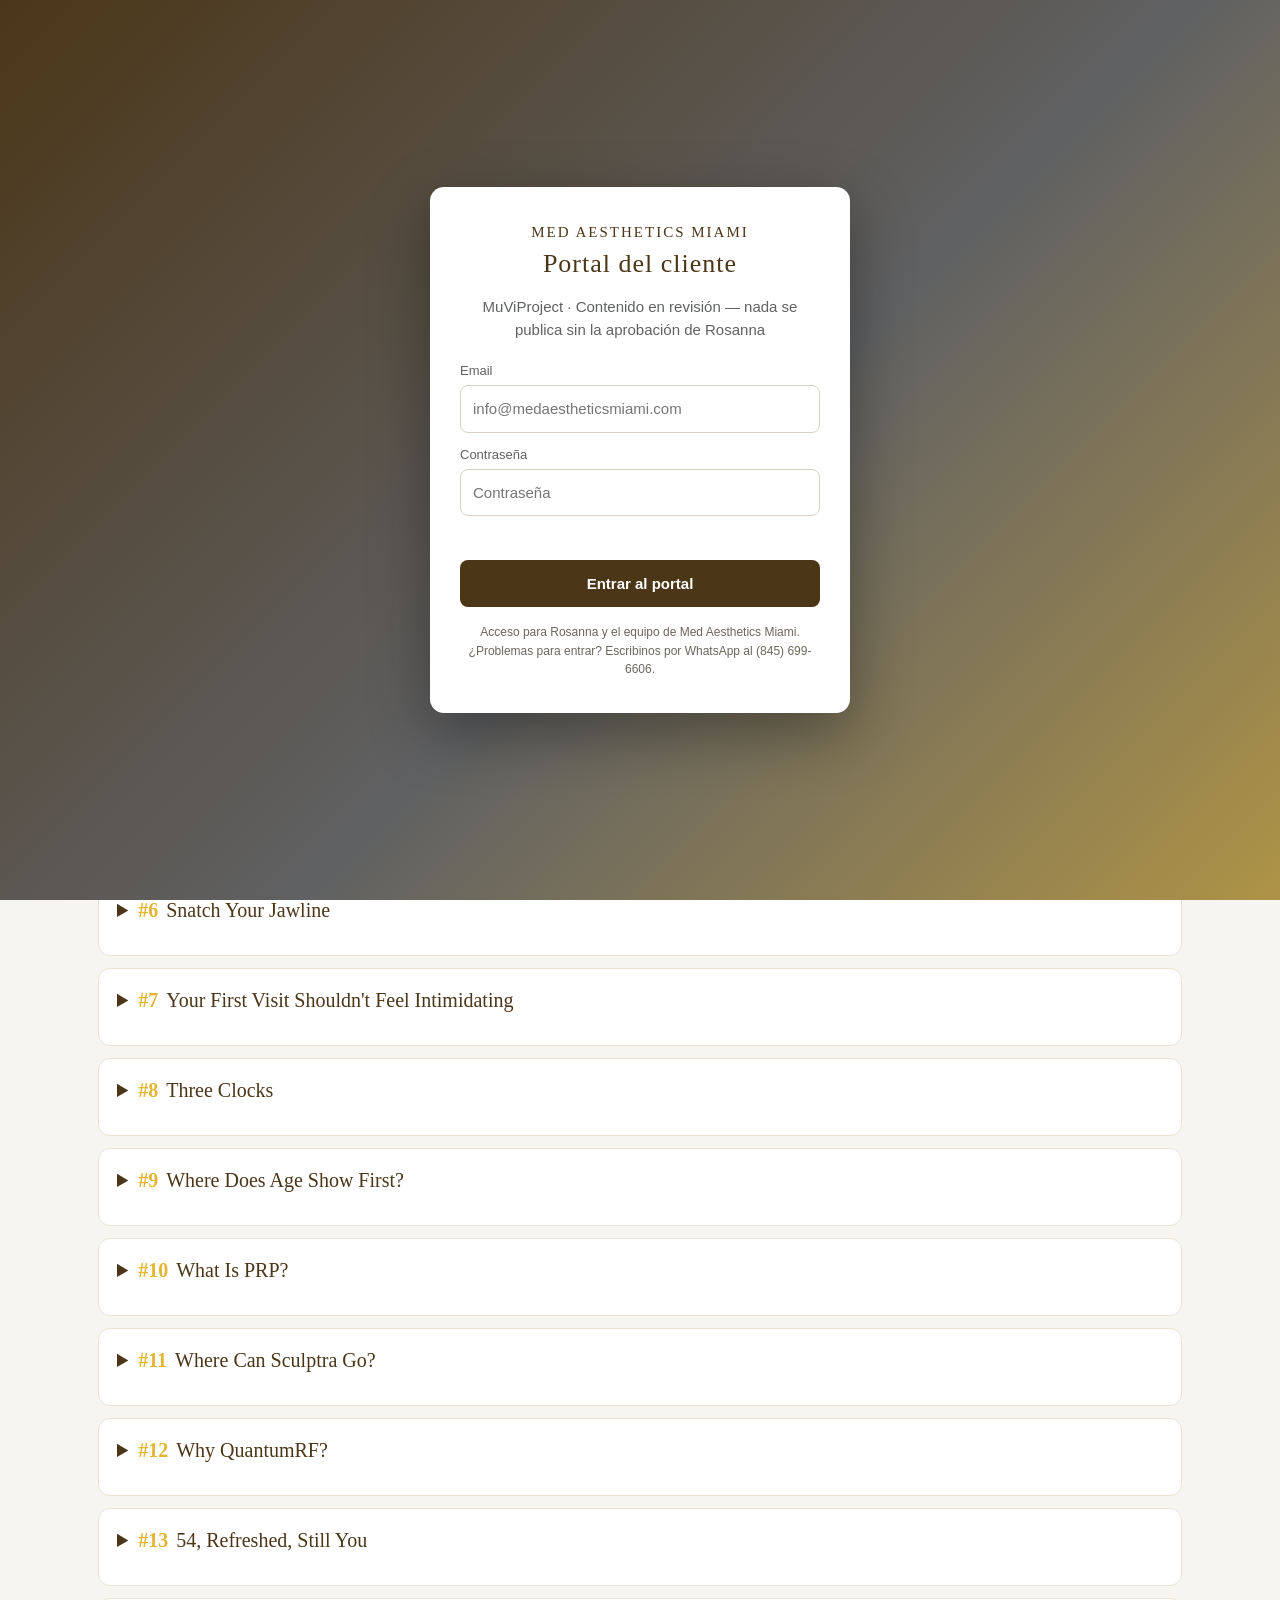
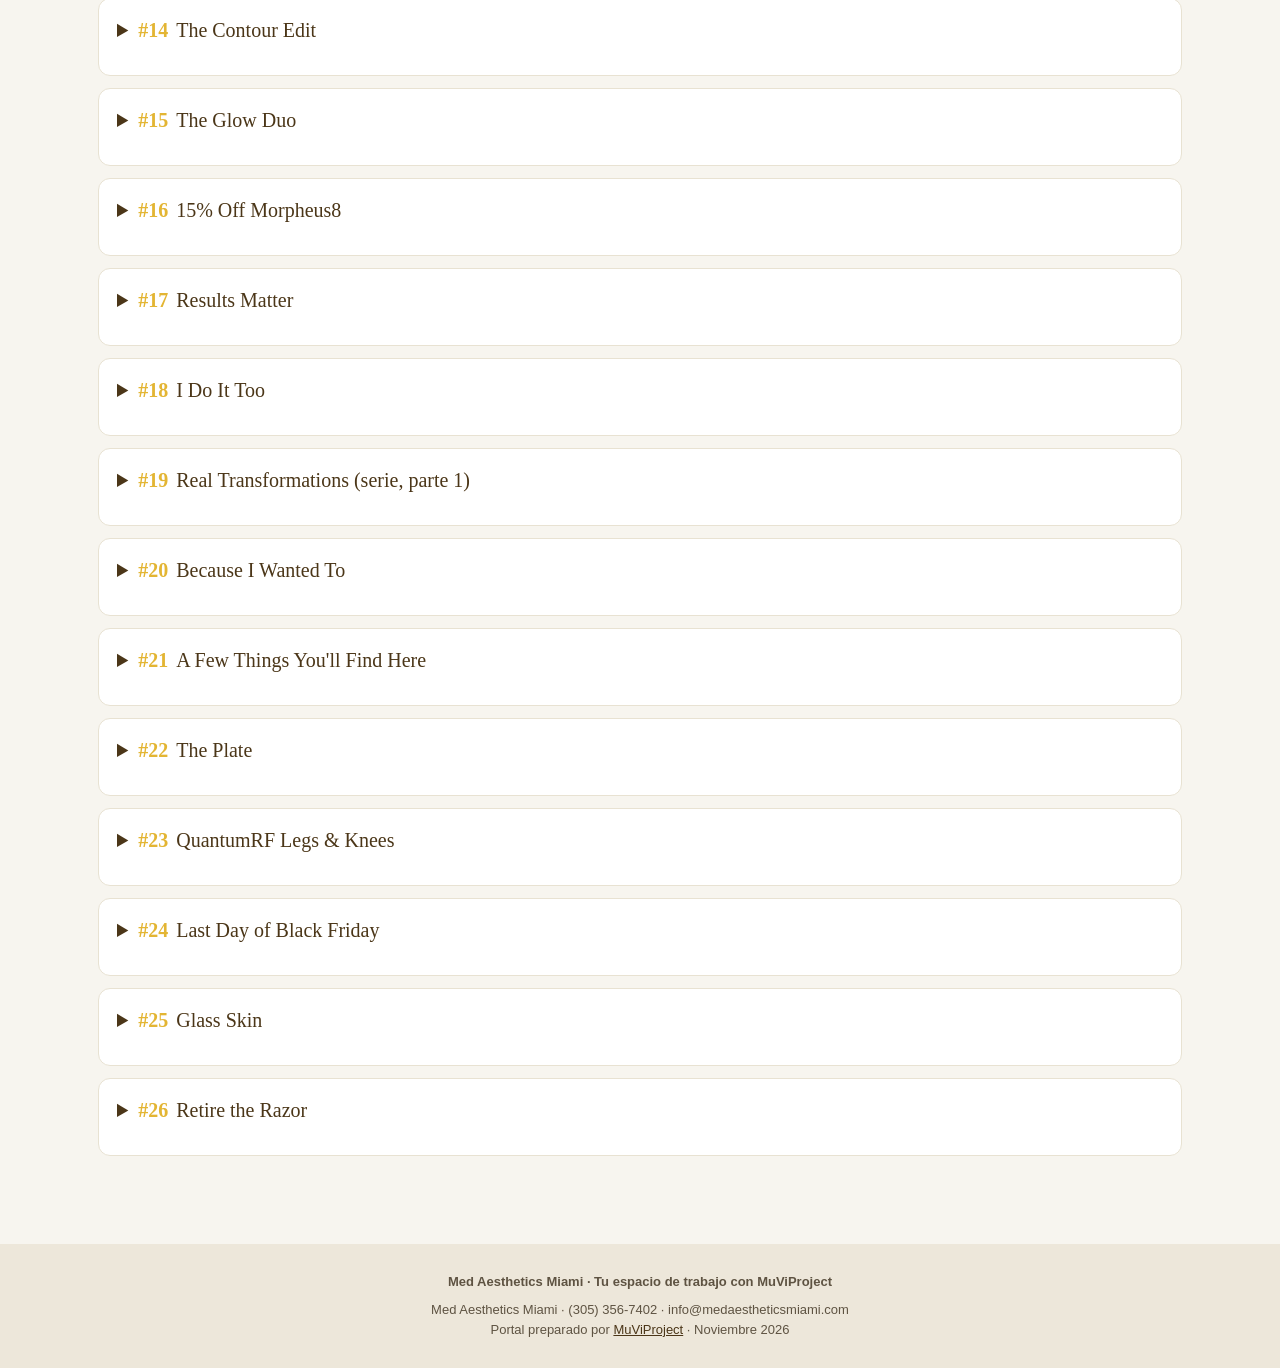
<file: guiones.html>
<!DOCTYPE html>
<html lang="es">
<head>
<meta charset="utf-8">
<meta name="viewport" content="width=device-width, initial-scale=1">
<title>Med Aesthetics Miami — Guiones · 26 reels · Portal del cliente</title>
<style>
:root{--gold:#e3b533;--gray:#606163;--ink:#2b2b2b;--light:#f2f9ff;--cream:#ecf0e4;--brown:#4b3618;--white:#fff}
*{box-sizing:border-box;margin:0;padding:0}
body{font-family:-apple-system,'Segoe UI',Helvetica,Arial,sans-serif;color:var(--ink);background:#faf8f2;line-height:1.55;overflow-x:hidden}
.brand{font-family:Georgia,'Times New Roman',serif}
.wrap{max-width:1060px;margin:0 auto;padding:0 20px}
/* ---------- login ---------- */
#gate{position:fixed;inset:0;z-index:100;display:flex;align-items:center;justify-content:center;background:linear-gradient(135deg,#4b3618 0%,#606163 55%,#e3b533 130%);padding:20px}
#gate.hidden{display:none}
.gate-card{background:#fff;border-radius:14px;max-width:420px;width:100%;padding:34px 30px;box-shadow:0 20px 60px rgba(0,0,0,.35);text-align:center}
.gate-card h1{font-family:Georgia,serif;color:var(--brown);font-size:26px;font-weight:400;letter-spacing:1px}
.gate-card .sub{color:var(--gray);font-size:14px;margin:6px 0 22px}
.gate-card label{display:block;text-align:left;font-size:13px;color:var(--gray);margin:12px 0 4px}
.gate-card input{width:100%;padding:11px 12px;border:1px solid #d8d2c4;border-radius:8px;font-size:15px}
.gate-card input:focus{outline:2px solid var(--gold)}
.btn{display:inline-block;background:var(--gold);color:#fff;border:0;border-radius:8px;padding:12px 22px;font-size:15px;font-weight:700;cursor:pointer;text-decoration:none}
.btn:hover{background:#cfa12a}
.btn-ghost{background:#fff;color:var(--brown);border:1.5px solid var(--gold)}
#gate-err{color:#b3261e;font-size:13px;min-height:18px;margin-top:10px}
.gate-note{font-size:12px;color:#999;margin-top:16px}
/* ---------- hero ---------- */
.hero{position:relative;color:#fff;overflow:hidden;background:linear-gradient(120deg,#4b3618 0%,#606163 60%,#8a7a3a 100%)}
.hero-media{position:absolute;inset:0}
.hero-media img{width:100%;height:100%;object-fit:cover;display:block}
.hero-media::after{content:"";position:absolute;inset:0;background:linear-gradient(120deg,rgba(75,54,24,.88),rgba(96,97,99,.72) 60%,rgba(227,181,51,.45))}
.hero-inner{position:relative;padding:64px 0 54px}
.hero-eyebrow{letter-spacing:3px;font-size:12px;text-transform:uppercase;color:var(--gold)}
.hero h1{font-family:Georgia,serif;font-weight:400;font-size:44px;line-height:1.15;margin:12px 0 10px;max-width:640px}
.hero p.lede{font-size:18px;max-width:620px;color:#f4efe2}
.hero-cta{margin-top:22px;display:flex;gap:12px;flex-wrap:wrap}
.hero-cta .btn-ghost{color:#fff;border-color:#fff;background:transparent}
.seals{display:flex;gap:10px;flex-wrap:wrap;margin-top:28px}
.seal{background:rgba(255,255,255,.14);border:1px solid rgba(255,255,255,.35);border-radius:999px;padding:7px 14px;font-size:13px}
/* ---------- sections ---------- */
section{padding:44px 0}
section h2{font-family:Georgia,serif;font-weight:400;font-size:30px;color:var(--brown);margin-bottom:6px}
section .intro{color:var(--gray);margin-bottom:22px;max-width:760px}
.why{display:grid;grid-template-columns:repeat(auto-fit,minmax(220px,1fr));gap:14px;margin-top:26px}
.why div{background:#fff;border:1px solid #e8e2d2;border-radius:12px;padding:18px}
.why b{color:var(--gold);font-size:22px;font-family:Georgia,serif;display:block}
.why h3{font-size:16px;margin:4px 0}
.why p{font-size:14px;color:var(--gray)}
.badge{display:inline-block;font-size:11px;font-weight:700;letter-spacing:1px;text-transform:uppercase;border-radius:999px;padding:3px 10px;background:var(--cream);color:var(--brown)}
.badge.warn{background:#fdeecb;color:#8a6d00}
.badge.gold{background:var(--gold);color:#fff}
.badge.gray{background:#e9e9e9;color:var(--gray)}
/* ---------- Anuncios en simple ---------- */
.verdict{display:inline-block;font-size:15px;font-weight:800;letter-spacing:1px;border-radius:999px;padding:6px 14px;margin:8px 0}
.verdict.good{background:#e2f3e5;color:#1d6b2f}
.verdict.mid{background:#fdf6e0;color:#8a6d00}
.verdict.bad{background:#fde8e8;color:#a12020}
.verdict.none{background:#e9e9e9;color:#606163}
.paused{display:inline-block;font-size:13px;font-weight:700;background:#e9e9e9;color:#606163;border-radius:999px;padding:4px 12px;margin:4px 0}
.adnums{font-size:14px;line-height:1.7;margin:8px 0}
.adnums b{color:var(--brown)}
.adrec{font-size:14px;background:var(--light);border-left:3px solid var(--gold);border-radius:8px;padding:10px 12px;margin-top:10px}
.adrec b{color:var(--brown)}
.sumbox{background:#fdf6e0;border:1.5px solid var(--gold);border-radius:12px;padding:16px 20px;margin-bottom:20px;font-size:15px;line-height:1.7}
.sumbox .big{font-family:Georgia,serif;font-size:22px;color:var(--brown);line-height:1.3}
.sumbox b{color:var(--brown)}
.sub{font-family:Georgia,serif;font-size:22px;color:var(--brown);margin:28px 0 8px}
.minitable{width:100%;border-collapse:collapse;font-size:13px;margin:10px 0}
.minitable th,.minitable td{border-bottom:1px solid #e8e2d2;padding:6px 8px;text-align:left}
.minitable th{color:var(--gray)}
.glos{font-size:14px;line-height:1.8}
.glos b{color:var(--brown)}
/* calendar */
.cal{display:grid;grid-template-columns:repeat(auto-fill,minmax(300px,1fr));gap:14px}
.day{background:#fff;border:1px solid #e8e2d2;border-radius:12px;padding:18px}
.day .d{font-family:Georgia,serif;font-size:19px;color:var(--brown)}
.day .fmt{font-size:13px;color:var(--gray);margin:2px 0 8px}
.day p{font-size:14px}
.day .note{font-size:13px;color:#8a6d00;background:#fdf6e0;border-radius:8px;padding:8px 10px;margin-top:10px}
.day .adapt{font-size:13px;color:#2b2b2b;background:#f2f9ff;border-left:3px solid var(--gold);border-radius:8px;padding:8px 10px;margin-top:10px}
.thumbs{display:flex;gap:8px;margin:12px 0}.thumbs img{width:32%;height:auto;border-radius:10px;border:2px solid var(--gold);display:block}.thumbs.one img{width:100%}
.rule{background:#fdf6e0;border:1.5px solid var(--gold);border-radius:12px;padding:14px 18px;font-size:15px;margin-bottom:20px}
.day .nets{font-size:12px;color:var(--gray);margin-top:8px}
.day.empty{background:var(--cream);border-style:dashed}
/* scripts */
details{background:#fff;border:1px solid #e8e2d2;border-radius:12px;margin-bottom:12px;padding:16px 18px}
details summary{cursor:pointer;font-family:Georgia,serif;font-size:19px;color:var(--brown);list-style:none}
details summary::-webkit-details-marker{display:none}
details summary .n{color:var(--gold);font-weight:700;margin-right:8px}
details .meta{font-size:13px;color:var(--gray);margin:6px 0 10px}
details .lbl{font-size:11px;font-weight:700;letter-spacing:1px;text-transform:uppercase;color:var(--gray);margin-top:12px}
details .hook{font-family:Georgia,serif;font-size:18px;color:var(--brown)}
details ul{margin:6px 0 6px 20px;font-size:14px}
details .cap{font-size:13px;color:var(--gray);background:var(--light);border-radius:8px;padding:10px 12px;margin-top:8px}
.warnbox{font-size:13px;color:#8a6d00;background:#fdf6e0;border-radius:8px;padding:8px 10px;margin-top:10px}
/* graphics + offers */
.grid{display:grid;grid-template-columns:repeat(auto-fill,minmax(300px,1fr));gap:14px}
.card{background:#fff;border:1px solid #e8e2d2;border-radius:12px;padding:18px}
.card h3{font-family:Georgia,serif;font-weight:400;font-size:18px;color:var(--brown);margin:6px 0}
.card p{font-size:14px}
.card .price{font-family:Georgia,serif;font-size:22px;color:var(--brown);margin:6px 0}
.card .vig{font-size:12px;color:var(--gray)}
.card .need{font-size:13px;color:#8a6d00;background:#fdf6e0;border-radius:8px;padding:8px 10px;margin-top:10px}
.approve{margin-top:12px}
.approve a{display:inline-block;background:#25D366;color:#fff;font-weight:700;font-size:13px;border-radius:999px;padding:8px 16px;text-decoration:none}
.approve a:hover{background:#1da851}
/* feedback por WhatsApp */
.fb{margin-top:10px}
.fb textarea{width:100%;padding:10px 12px;border:1px solid #d8d2c4;border-radius:8px;font-size:14px;font-family:inherit;resize:vertical;min-height:56px}
.fb textarea:focus{outline:2px solid var(--gold)}
.fb-btn{display:inline-block;margin-top:8px;background:#fff;color:var(--brown);border:1.5px solid var(--gold);border-radius:999px;padding:8px 16px;font-size:13px;font-weight:700;cursor:pointer;font-family:inherit}
.fb-btn:hover{background:#fdf6e0}
.band{position:relative;overflow:hidden;border-radius:12px;min-height:120px;display:flex;align-items:center;justify-content:center;background:linear-gradient(120deg,#4b3618,#606163 60%,#e3b533);margin:8px 0 22px}
.band img{position:absolute;inset:0;width:100%;height:100%;object-fit:cover}
.band span{position:relative;color:#fff;font-family:Georgia,serif;font-size:22px;text-align:center;padding:20px}
/* pendientes */
.pend{background:#fff;border:1px solid #e8e2d2;border-radius:12px;padding:22px}
.pend li{margin:8px 0 8px 20px;font-size:14px}
footer{background:var(--brown);color:#e8dfc8;padding:30px 0;text-align:center;font-size:13px}
footer a{color:var(--gold)}
.topbar{background:var(--brown);color:#fff;font-size:13px;padding:10px 0}
.topbar .wrap{display:flex;justify-content:space-between;gap:12px;flex-wrap:wrap}
.topbar a{color:var(--gold);text-decoration:none}
/* redes: cápsulas con el color de cada marca (definido una vez acá) */
.nets{display:flex;flex-wrap:nowrap;gap:6px;margin-top:8px}
.net{display:inline-flex;align-items:center;border-radius:999px;padding:3px 11px;font-size:11px;font-weight:700;letter-spacing:.4px;color:#fff;white-space:nowrap}
.net-ig{background:linear-gradient(45deg,#f09433,#e6683c,#dc2743,#cc2366,#bc1888)}
.net-fb{background:#1877F2}
.net-tt{background:#010101;border:1.5px solid #25F4EE;box-shadow:inset 0 -2px 0 #FE2C55}
.net-yt{background:#FF0000}
/* botón vista previa */
.pv{margin-top:10px}
.pv-btn{display:inline-block;background:#fff;color:var(--brown);border:1.5px solid var(--gray);border-radius:999px;padding:8px 16px;font-size:13px;font-weight:700;cursor:pointer;font-family:inherit}
.pv-btn:hover{border-color:var(--gold);background:#fdf6e0}
/* modal de vista previa */
.modal-overlay{position:fixed;inset:0;z-index:200;display:none;align-items:center;justify-content:center;background:rgba(43,43,43,.65);padding:16px}
.modal-overlay.open{display:flex}
.modal{position:relative;background:#fff;border-radius:14px;max-width:640px;width:100%;max-height:88vh;overflow-y:auto;padding:26px 24px 22px;box-shadow:0 24px 70px rgba(0,0,0,.4)}
.modal-close{position:absolute;top:10px;right:12px;width:44px;height:44px;border:0;border-radius:50%;background:var(--cream);color:var(--brown);font-size:28px;line-height:1;cursor:pointer;z-index:1}
.modal-close:hover{background:var(--gold);color:#fff}
.modal .day,.modal .card{border:0;padding:0}
.modal details{border:0;padding:0;margin:0}
.modal .approve,.modal .fb{margin-top:14px}
@media(max-width:640px){
  .hero h1{font-size:32px}
  section h2{font-size:25px}
  .hero-inner{padding:44px 20px 38px}
  .modal-overlay{padding:8px}
  .modal{width:94vw;max-height:90vh;padding:22px 16px 18px;border-radius:16px}
  .modal-close{width:48px;height:48px;font-size:30px;top:8px;right:8px}
  .approve a,.fb-btn,.pv-btn{display:block;text-align:center;margin-top:8px}
  .fb textarea{font-size:16px}
}
/* ---------- menú superior (siempre visible) ---------- */
.nav{position:sticky;top:0;z-index:60;background:var(--brown);border-bottom:3px solid var(--gold)}
.nav .wrap{display:flex;gap:2px;overflow-x:auto;white-space:nowrap;padding-top:0;padding-bottom:0}
.nav a{color:#e8dfc8;text-decoration:none;font-size:14px;font-weight:600;padding:12px 13px;flex-shrink:0}
.nav a:hover{color:#fff}
.nav a.active{background:var(--gold);color:#fff}
</style>
<link rel="stylesheet" href="ux.css">
</head>
<body><a class="skip-link" href="#contenido">Saltar al contenido</a>
<!-- ============================================================
     CONFIGURACIÓN DEL ACCESO (editar acá para cambiar la clave)
     La contraseña de este portal es una CORTINA VISUAL, no
     seguridad real: al ser un sitio estático (GitHub Pages),
     cualquiera que lea el código puede verla. Para acceso
     protegido de verdad, usar Cloudflare Access.
     ============================================================ -->
<script>
var PORTAL_PASSWORD = "MedAesthetics2026";
var PORTAL_EMAIL_DOMAIN = "@medaestheticsmiami.com";
</script>

<div id="gate">
  <div class="gate-card">
    <div class="brand" style="color:#e3b533;font-size:15px;letter-spacing:2px">MED AESTHETICS MIAMI</div>
    <h1>Portal del cliente</h1>
    <div class="sub">MuViProject · Contenido en revisión — nada se publica sin la aprobación de Rosanna</div>
    <form id="gate-form">
      <label for="gate-email">Email</label>
      <input id="gate-email" type="email" placeholder="info@medaestheticsmiami.com" autocomplete="username" required>
      <label for="gate-pass">Contraseña</label>
      <input id="gate-pass" type="password" placeholder="Contraseña" autocomplete="current-password" required>
      <div id="gate-err"></div>
      <div style="margin-top:16px"><button class="btn" type="submit" style="width:100%">Entrar al portal</button></div>
    </form>
    <div class="gate-note">Acceso para Rosanna y el equipo de Med Aesthetics Miami.<br>¿Problemas para entrar? Escribinos por WhatsApp al (845) 699-6606.</div>
  </div>
</div>
<script>
(function(){
  var gate = document.getElementById('gate');
  try { if (sessionStorage.getItem('mam_auth') === '1') { gate.classList.add('hidden'); } } catch(e){}
  document.getElementById('gate-form').addEventListener('submit', function(ev){
    ev.preventDefault();
    var email = document.getElementById('gate-email').value.trim().toLowerCase();
    var pass = document.getElementById('gate-pass').value;
    var err = document.getElementById('gate-err');
    if (email.slice(-PORTAL_EMAIL_DOMAIN.length) !== PORTAL_EMAIL_DOMAIN) {
      err.textContent = 'Usá tu email de Med Aesthetics Miami (@medaestheticsmiami.com).';
      return;
    }
    if (pass !== PORTAL_PASSWORD) {
      err.textContent = 'Contraseña incorrecta. Revisala e intentá de nuevo.';
      return;
    }
    try { sessionStorage.setItem('mam_auth', '1'); } catch(e){}
    gate.classList.add('hidden');
    window.scrollTo(0, 0);
  });
})();
</script>

<div class="topbar"><div class="wrap"><span>Med Aesthetics Miami · Portal del cliente — MuViProject</span><span><a href="#" onclick="try{sessionStorage.removeItem('mam_auth')}catch(e){};location.reload();return false;">Salir</a></span></div></div>
<nav class="nav" aria-label="Navegación principal"><div class="wrap"><a href="index.html">Resumen</a><a href="calendario.html">Calendario</a><a href="revision.html">Para revisar</a><a href="resultados.html">Resultados</a><a href="biblioteca.html" class="active" aria-current="page">Biblioteca</a></div></nav><main id="contenido"><div class="wrap ux-breadcrumb"><a href="biblioteca.html">Biblioteca</a><span aria-hidden="true"> / </span><span>Guiones</span></div>


<section><div class="wrap">
  <h1>Banco de scripts · 26 reels</h1>
  <p class="intro">Guiones rankeados con el método Kallaway (hook 0–3 s, cuerpo por beats, un solo CTA). Están escritos en inglés, como el material fuente. Hacé clic en cada uno para ver el hook, el cuerpo, el CTA y el caption.</p>
  <details><summary><span class="n">#1</span>Walk In Taller</summary><div class="meta">M-13 · 7-ago-2026 (49 likes / 19 comentarios) · Marca / Morpheus8 · 45 s · Inglés</div><div class="lbl">Hook (0–3 s)</div><div class="hook">«Confidence changes how you walk into a room.»</div><div class="lbl">Cuerpo</div><ul><li>Alguien se ve al espejo después de un tratamiento… y se para un poco más erguida.</li><li>No se trata de parecer otra persona: es parecer vos, más levantada, más refinada, más equilibrada.</li><li>Un plan construido alrededor de vos, nunca talla única.</li></ul><div class="lbl">CTA único</div><p>Comment CONFIDENCE and tell us — we&#x27;ll reply with the treatment we&#x27;d start with.</p><div class="cap"><b>Caption:</b> Confidence has a way of changing how you walk into a room. That&#x27;s the whole point of what we do — helping you feel like the most confident version of yourself. Come see us in Coral Gables or Aventura.</div><div class="approve"><a href="https://wa.me/18456996606?text=Hola%20Daniel%2C%20apruebo%20el%20guion%20%231%3A%20Walk%20In%20Taller" target="_blank" rel="noopener">Aprobar guion por WhatsApp</a></div><div class="pv"><button type="button" class="pv-btn" onclick="openPreview(this)">Ver detalle</button></div><div class="fb"><textarea rows="2" placeholder="Escribí tu comentario sobre esta pieza…"></textarea><button type="button" class="fb-btn" data-piece="el guion #1: Walk In Taller" onclick="mamFeedback(this)">Enviar comentario por WhatsApp</button></div></details>
<details><summary><span class="n">#2</span>I Just Want the Fat Gone</summary><div class="meta">M-02 · 15-oct-2026 · Venus Bliss Max / QuantumRF · 45 s · Inglés</div><div class="lbl">Hook (0–3 s)</div><div class="hook">«“I just want the fat gone.” I hear it every week.»</div><div class="lbl">Cuerpo</div><ul><li>Quitar grasa sin tensar la piel casi nunca se ve como lo imaginaste.</li><li>Este equipo hace las dos cosas en una sesión: reducción de grasa y tensión de piel.</li><li>El enfoque correcto depende de tu cuerpo y tus metas: por eso empezamos con una consulta.</li></ul><div class="lbl">CTA único</div><p>Book a body consultation — link in bio.</p><div class="cap"><b>Caption:</b> “I just want the fat gone.” That&#x27;s the most common way patients ask for it — and it&#x27;s only half the plan. Remove fat without tightening the skin above it and the result rarely looks the way anyone pictured.</div><div class="approve"><a href="https://wa.me/18456996606?text=Hola%20Daniel%2C%20apruebo%20el%20guion%20%232%3A%20I%20Just%20Want%20the%20Fat%20Gone" target="_blank" rel="noopener">Aprobar guion por WhatsApp</a></div><div class="pv"><button type="button" class="pv-btn" onclick="openPreview(this)">Ver detalle</button></div><div class="fb"><textarea rows="2" placeholder="Escribí tu comentario sobre esta pieza…"></textarea><button type="button" class="fb-btn" data-piece="el guion #2: I Just Want the Fat Gone" onclick="mamFeedback(this)">Enviar comentario por WhatsApp</button></div></details>
<details><summary><span class="n">#3</span>Don&#x27;t Throw It Out</summary><div class="meta">M-05 · 23-sep-2026 · Rosanna a cámara · Skincare / HydraFacial · 40 s · Inglés</div><div class="lbl">Hook (0–3 s)</div><div class="hook">«Before you throw this out — watch this.»</div><div class="lbl">Cuerpo</div><ul><li>Purging y un brote real se ven igual, pero necesitan respuestas opuestas.</li><li>Purging significa que el producto está funcionando: limpia, luego calma. Un brote significa parar y reevaluar.</li><li>¿No sabés cuál es? Traé el producto a tu consulta y te decimos.</li></ul><div class="lbl">CTA único</div><p>Save this — and bring the product to your next visit.</p><div class="cap"><b>Caption:</b> Before you throw out the product, watch this. Purging and a true breakout look similar and need opposite responses. Rosanna breaks down the difference.</div><div class="approve"><a href="https://wa.me/18456996606?text=Hola%20Daniel%2C%20apruebo%20el%20guion%20%233%3A%20Don%27t%20Throw%20It%20Out" target="_blank" rel="noopener">Aprobar guion por WhatsApp</a></div><div class="pv"><button type="button" class="pv-btn" onclick="openPreview(this)">Ver detalle</button></div><div class="fb"><textarea rows="2" placeholder="Escribí tu comentario sobre esta pieza…"></textarea><button type="button" class="fb-btn" data-piece="el guion #3: Don&#x27;t Throw It Out" onclick="mamFeedback(this)">Enviar comentario por WhatsApp</button></div></details>
<details><summary><span class="n">#4</span>Tired Eyes? It&#x27;s Not One Treatment</summary><div class="meta">NF-03 No Filter · 9-oct-2026 (24 likes) · Relleno de ojeras / PRP · 45 s · Inglés</div><div class="lbl">Hook (0–3 s)</div><div class="hook">«Under eyes looking hollow, dark, tired?»</div><div class="lbl">Cuerpo</div><ul><li>La ojera no es un área de un solo tratamiento para todos.</li><li>A veces es volumen (relleno). A veces es calidad de piel (PRP). A veces lo mejor es combinar.</li><li>Miramos volumen, color y piel, y armamos el plan desde ahí.</li></ul><div class="lbl">CTA único</div><p>DM us EYES and we&#x27;ll send you what to ask at your consultation.</p><div class="cap"><b>Caption:</b> Under eyes looking hollow, dark, tired? We don&#x27;t look at the under eye as a one treatment fits all area. Sometimes it&#x27;s filler, sometimes it&#x27;s PRP, and sometimes the best result comes from combining them.</div><div class="approve"><a href="https://wa.me/18456996606?text=Hola%20Daniel%2C%20apruebo%20el%20guion%20%234%3A%20Tired%20Eyes%3F%20It%27s%20Not%20One%20Treatment" target="_blank" rel="noopener">Aprobar guion por WhatsApp</a></div><div class="pv"><button type="button" class="pv-btn" onclick="openPreview(this)">Ver detalle</button></div><div class="fb"><textarea rows="2" placeholder="Escribí tu comentario sobre esta pieza…"></textarea><button type="button" class="fb-btn" data-piece="el guion #4: Tired Eyes? It&#x27;s Not One Treatment" onclick="mamFeedback(this)">Enviar comentario por WhatsApp</button></div></details>
<details><summary><span class="n">#5</span>Your Routine Should Change Too</summary><div class="meta">M-09 · 15-sep-2026 · Rosanna a cámara · HydraFacial / Morpheus8 · 45 s · Inglés</div><div class="lbl">Hook (0–3 s)</div><div class="hook">«The season changed. Your routine should too.»</div><div class="lbl">Cuerpo</div><ul><li>El verano deja daño solar. El otoño es cuando lo reparamos y reconstruimos colágeno.</li><li>Tres cosas primero: hidratación, daño solar y colágeno. HydraFacial para la superficie, Morpheus8 para lo de abajo.</li><li>El orden importa: no apilamos tratamientos, los secuenciamos.</li></ul><div class="lbl">CTA único</div><p>Book your fall skin consultation — link in bio.</p><div class="cap"><b>Caption:</b> The season changed. Your routine should too. Rosanna walks through what your skin actually needs going into fall, from sun damage to collagen.</div><div class="approve"><a href="https://wa.me/18456996606?text=Hola%20Daniel%2C%20apruebo%20el%20guion%20%235%3A%20Your%20Routine%20Should%20Change%20Too" target="_blank" rel="noopener">Aprobar guion por WhatsApp</a></div><div class="pv"><button type="button" class="pv-btn" onclick="openPreview(this)">Ver detalle</button></div><div class="fb"><textarea rows="2" placeholder="Escribí tu comentario sobre esta pieza…"></textarea><button type="button" class="fb-btn" data-piece="el guion #5: Your Routine Should Change Too" onclick="mamFeedback(this)">Enviar comentario por WhatsApp</button></div></details>
<details><summary><span class="n">#6</span>Snatch Your Jawline</summary><div class="meta">MO-01 Monaco · 29-oct-2026 (21 interacciones) · Morpheus8 · 40 s · Inglés</div><div class="lbl">Hook (0–3 s)</div><div class="hook">«Tighter skin. Smoother texture. No surgery.»</div><div class="lbl">Cuerpo</div><ul><li>Morpheus8 combina microneedling con radiofrecuencia: reconstruye tu colágeno desde adentro.</li><li>Mandíbula, debajo del mentón, cuello: contornea el tercio inferior y suaviza líneas finas.</li><li>Somos Top 10% Morpheus8 provider en EE. UU., tres años seguidos.</li></ul><div class="lbl">CTA único</div><p>Book a Morpheus8 consultation — link in bio.</p><div class="cap"><b>Caption:</b> If you want tighter skin, smoother texture, and sculpted definition without surgery, Morpheus8 is the treatment. From a recognized Top 10% provider in the US, 3 years in a row.</div><div class="approve"><a href="https://wa.me/18456996606?text=Hola%20Daniel%2C%20apruebo%20el%20guion%20%236%3A%20Snatch%20Your%20Jawline" target="_blank" rel="noopener">Aprobar guion por WhatsApp</a></div><div class="pv"><button type="button" class="pv-btn" onclick="openPreview(this)">Ver detalle</button></div><div class="fb"><textarea rows="2" placeholder="Escribí tu comentario sobre esta pieza…"></textarea><button type="button" class="fb-btn" data-piece="el guion #6: Snatch Your Jawline" onclick="mamFeedback(this)">Enviar comentario por WhatsApp</button></div></details>
<details><summary><span class="n">#7</span>Your First Visit Shouldn&#x27;t Feel Intimidating</summary><div class="meta">NF-02 No Filter · 8-oct-2026 (18 likes) · Consulta inicial · 40 s · Inglés</div><div class="lbl">Hook (0–3 s)</div><div class="hook">«Your first medspa visit shouldn&#x27;t feel intimidating.»</div><div class="lbl">Cuerpo</div><ul><li>Lugar nuevo, gente nueva, alguien mirando tu piel de cerca: lo entendemos.</li><li>Acá escuchamos primero, explicamos cada paso y nunca recomendamos un tratamiento que no necesitás.</li><li>Si lo venís pensando… esta es tu señal.</li></ul><div class="lbl">CTA único</div><p>Book your first consultation — link in bio.</p><div class="cap"><b>Caption:</b> Your first MedSpa appointment shouldn&#x27;t feel intimidating. The best results start with the right guidance, a personalized approach, and a team that makes you feel comfortable every step of the way.</div><div class="approve"><a href="https://wa.me/18456996606?text=Hola%20Daniel%2C%20apruebo%20el%20guion%20%237%3A%20Your%20First%20Visit%20Shouldn%27t%20Feel%20Intimidating" target="_blank" rel="noopener">Aprobar guion por WhatsApp</a></div><div class="pv"><button type="button" class="pv-btn" onclick="openPreview(this)">Ver detalle</button></div><div class="fb"><textarea rows="2" placeholder="Escribí tu comentario sobre esta pieza…"></textarea><button type="button" class="fb-btn" data-piece="el guion #7: Your First Visit Shouldn&#x27;t Feel Intimidating" onclick="mamFeedback(this)">Enviar comentario por WhatsApp</button></div></details>
<details><summary><span class="n">#8</span>Three Clocks</summary><div class="meta">M-11 · 28-ago-2026 · HydraFacial / Botox / Morpheus8 · 50 s · Inglés</div><div class="lbl">Hook (0–3 s)</div><div class="hook">«Your skin, your muscles, and your collagen all work on different clocks.»</div><div class="lbl">Cuerpo</div><ul><li>HydraFacial mantiene la superficie limpia e hidratada: mensual.</li><li>Botox suaviza el movimiento: cada 3–4 meses.</li><li>Morpheus8 estimula colágeno: una serie, cada 4–6 semanas.</li></ul><div class="lbl">CTA único</div><p>Save this post — and book your next visit through the link in bio.</p><div class="cap"><b>Caption:</b> Your skin, your muscles, and your collagen all work on different clocks. HydraFacial keeps the surface clear and hydrated on a monthly cycle. Botox softens movement for three to four months at a time. Morpheus8 stimulates collagen through a series of treatments spaced four to six weeks apart.</div><div class="approve"><a href="https://wa.me/18456996606?text=Hola%20Daniel%2C%20apruebo%20el%20guion%20%238%3A%20Three%20Clocks" target="_blank" rel="noopener">Aprobar guion por WhatsApp</a></div><div class="pv"><button type="button" class="pv-btn" onclick="openPreview(this)">Ver detalle</button></div><div class="fb"><textarea rows="2" placeholder="Escribí tu comentario sobre esta pieza…"></textarea><button type="button" class="fb-btn" data-piece="el guion #8: Three Clocks" onclick="mamFeedback(this)">Enviar comentario por WhatsApp</button></div></details>
<details><summary><span class="n">#9</span>Where Does Age Show First?</summary><div class="meta">R7 · deck de noviembre (23-nov) · Morpheus8 / inyectables · 45 s · Inglés</div><div class="lbl">Hook (0–3 s)</div><div class="hook">«Where does age show first? Not where you think.»</div><div class="lbl">Cuerpo</div><ul><li>La mayoría mira las arrugas. Yo miro tres lugares primero.</li><li>Uno: debajo de los ojos. Dos: el cuello. Tres: la mandíbula. Ahí es donde se van primero el volumen y el colágeno.</li><li>La buena noticia: también son los lugares que mejor responden.</li></ul><div class="lbl">CTA único</div><p>Comment AGE and tell us where you notice it first.</p><div class="cap"><b>Caption:</b> Where does age show first? Rosanna shows you the three places aging appears before anywhere else — and why those are also the places that respond best.</div><div class="approve"><a href="https://wa.me/18456996606?text=Hola%20Daniel%2C%20apruebo%20el%20guion%20%239%3A%20Where%20Does%20Age%20Show%20First%3F" target="_blank" rel="noopener">Aprobar guion por WhatsApp</a></div><div class="pv"><button type="button" class="pv-btn" onclick="openPreview(this)">Ver detalle</button></div><div class="fb"><textarea rows="2" placeholder="Escribí tu comentario sobre esta pieza…"></textarea><button type="button" class="fb-btn" data-piece="el guion #9: Where Does Age Show First?" onclick="mamFeedback(this)">Enviar comentario por WhatsApp</button></div></details>
<details><summary><span class="n">#10</span>What Is PRP?</summary><div class="meta">R5 · deck de noviembre (19-nov, Día Internacional del Hombre) · PRP · 45 s · Inglés</div><div class="lbl">Hook (0–3 s)</div><div class="hook">«What is PRP? Everyone asks. Almost no one explains it.»</div><div class="lbl">Cuerpo</div><ul><li>PRP es tu propia sangre: tomamos una muestra pequeña, concentramos las plaquetas y las ponemos donde tu piel necesita reparación.</li><li>Las plaquetas llevan factores de crecimiento: no agregamos nada extraño, le decimos a tu piel que se cure sola.</li><li>Funciona para calidad de piel, para cabello y, sí, también para hombres.</li></ul><div class="lbl">CTA único</div><p>Book a PRP consultation — link in bio.</p><div class="cap"><b>Caption:</b> What is PRP? Explained by Rosanna. PRP uses your own platelets to support skin repair, hair, and rejuvenation — for women and for men.</div><div class="approve"><a href="https://wa.me/18456996606?text=Hola%20Daniel%2C%20apruebo%20el%20guion%20%2310%3A%20What%20Is%20PRP%3F" target="_blank" rel="noopener">Aprobar guion por WhatsApp</a></div><div class="pv"><button type="button" class="pv-btn" onclick="openPreview(this)">Ver detalle</button></div><div class="fb"><textarea rows="2" placeholder="Escribí tu comentario sobre esta pieza…"></textarea><button type="button" class="fb-btn" data-piece="el guion #10: What Is PRP?" onclick="mamFeedback(this)">Enviar comentario por WhatsApp</button></div></details>
<details><summary><span class="n">#11</span>Where Can Sculptra Go?</summary><div class="meta">R4 · deck de noviembre (14-nov) + Monaco · Sculptra · 45 s · Inglés</div><div class="lbl">Hook (0–3 s)</div><div class="hook">«Where can Sculptra go? More places than you think.»</div><div class="lbl">Cuerpo</div><ul><li>Rostro: restaurar volumen perdido con el tiempo. No rellenar. Restaurar.</li><li>Cuello: para la piel que se ve más fina cada año.</li><li>Y sí: glúteos. Un levantamiento no quirúrgico. Sculptra no funciona como el relleno: estimula tu propio colágeno, los resultados se construyen gradualmente.</li></ul><div class="lbl">CTA único</div><p>Book a Sculptra consultation — link in bio.</p><div class="cap"><b>Caption:</b> Where can Sculptra go? Face, neck, and buttocks. Sculptra stimulates your body&#x27;s own collagen for gradual, natural-looking results.</div><div class="approve"><a href="https://wa.me/18456996606?text=Hola%20Daniel%2C%20apruebo%20el%20guion%20%2311%3A%20Where%20Can%20Sculptra%20Go%3F" target="_blank" rel="noopener">Aprobar guion por WhatsApp</a></div><div class="pv"><button type="button" class="pv-btn" onclick="openPreview(this)">Ver detalle</button></div><div class="fb"><textarea rows="2" placeholder="Escribí tu comentario sobre esta pieza…"></textarea><button type="button" class="fb-btn" data-piece="el guion #11: Where Can Sculptra Go?" onclick="mamFeedback(this)">Enviar comentario por WhatsApp</button></div></details>
<details><summary><span class="n">#12</span>Why QuantumRF?</summary><div class="meta">M-20 · 12-jun-2026 · QuantumRF (15% off siempre activo) · 45 s · Inglés</div><div class="lbl">Hook (0–3 s)</div><div class="hook">«Why QuantumRF? Because it does two things at once.»</div><div class="lbl">Cuerpo</div><ul><li>Apunta a los bolsillos de grasa y tensa la piel al mismo tiempo.</li><li>Abdomen, brazos, muslos, mandíbula: un resultado más refinado y esculpido.</li><li>Mínimo tiempo de recuperación y resultados que pueden durar hasta dos años.</li></ul><div class="lbl">CTA único</div><p>Book a QuantumRF consultation — link in bio.</p><div class="cap"><b>Caption:</b> Why QuantumRF? It targets fat pockets while tightening the skin at the same time, creating a more refined and sculpted result across the abdomen, arms, thighs, and jawline. QuantumRF 15% off.</div><div class="approve"><a href="https://wa.me/18456996606?text=Hola%20Daniel%2C%20apruebo%20el%20guion%20%2312%3A%20Why%20QuantumRF%3F" target="_blank" rel="noopener">Aprobar guion por WhatsApp</a></div><div class="pv"><button type="button" class="pv-btn" onclick="openPreview(this)">Ver detalle</button></div><div class="fb"><textarea rows="2" placeholder="Escribí tu comentario sobre esta pieza…"></textarea><button type="button" class="fb-btn" data-piece="el guion #12: Why QuantumRF?" onclick="mamFeedback(this)">Enviar comentario por WhatsApp</button></div></details>
<details><summary><span class="n">#13</span>54, Refreshed, Still You</summary><div class="meta">M-19 + M-12 · membresía · Membresía «More Than Beauty Club» · 45 s · Inglés</div><div class="lbl">Hook (0–3 s)</div><div class="hook">«54. Refreshed. And still completely natural.»</div><div class="lbl">Cuerpo</div><ul><li>La diferencia no es un tratamiento. Es la constancia.</li><li>La membresía está diseñada para mantener resultados sutiles y personalizados en el tiempo: tratamientos mensuales y precios de miembro.</li><li>Seguís viéndote como vos: solo más levantada, más refinada, más equilibrada.</li></ul><div class="lbl">CTA único</div><p>Call us to learn more about becoming a member — (305) 356-7402.</p><div class="cap"><b>Caption:</b> 54, refreshed, and still completely natural. The difference is consistency. Our membership is designed to maintain subtle, personalized results over time.</div><div class="approve"><a href="https://wa.me/18456996606?text=Hola%20Daniel%2C%20apruebo%20el%20guion%20%2313%3A%2054%2C%20Refreshed%2C%20Still%20You" target="_blank" rel="noopener">Aprobar guion por WhatsApp</a></div><div class="pv"><button type="button" class="pv-btn" onclick="openPreview(this)">Ver detalle</button></div><div class="fb"><textarea rows="2" placeholder="Escribí tu comentario sobre esta pieza…"></textarea><button type="button" class="fb-btn" data-piece="el guion #13: 54, Refreshed, Still You" onclick="mamFeedback(this)">Enviar comentario por WhatsApp</button></div></details>
<details><summary><span class="n">#14</span>The Contour Edit</summary><div class="meta">R2 · deck de noviembre (7-nov) + Q4 · Inyectables — $200 off gastando $1,000+ (hasta 26-nov) · 50 s · Inglés</div><div class="lbl">Hook (0–3 s)</div><div class="hook">«“I don&#x27;t want to look overdone.” I hear it every day.»</div><div class="lbl">Cuerpo</div><ul><li>Dieciséis años en antienvejecimiento me enseñaron una cosa: el mejor inyectable es el que nadie nota.</li><li>Mapeamos cada jeringa a tu anatomía. Sin volumen exagerado, sin sobrecarga: solo equilibrio.</li><li>Este mes, The Contour Edit: $200 off gastando $1,000 o más en inyectables, hasta el 26 de noviembre.</li></ul><div class="lbl">CTA único</div><p>Book before November 26 — link in bio.</p><div class="cap"><b>Caption:</b> “I don&#x27;t want to look overdone.” After sixteen years in anti-aging, Rosanna knows: the best injectable is the one nobody notices. The Contour Edit — $200 off when you spend $1,000+ on injectables, until November 26.</div><div class="approve"><a href="https://wa.me/18456996606?text=Hola%20Daniel%2C%20apruebo%20el%20guion%20%2314%3A%20The%20Contour%20Edit" target="_blank" rel="noopener">Aprobar guion por WhatsApp</a></div><div class="pv"><button type="button" class="pv-btn" onclick="openPreview(this)">Ver detalle</button></div><div class="fb"><textarea rows="2" placeholder="Escribí tu comentario sobre esta pieza…"></textarea><button type="button" class="fb-btn" data-piece="el guion #14: The Contour Edit" onclick="mamFeedback(this)">Enviar comentario por WhatsApp</button></div></details>
<details><summary><span class="n">#15</span>The Glow Duo</summary><div class="meta">Estática deck 4-nov + Q4 · HydraFacial + Aerolase — 20% off el primer dúo (hasta 26-nov) · 40 s · Inglés</div><div class="lbl">Hook (0–3 s)</div><div class="hook">«Two treatments. One glow. Twenty percent off.»</div><div class="lbl">Cuerpo</div><ul><li>HydraFacial limpia, extrae y rehidrata. Aerolase apunta al enrojecimiento y la textura.</li><li>Juntos hacen lo que ninguno hace solo: un glow de primer plano. Por eso lo llamamos The Close-Up.</li><li>20% off tu primer Glow Duo, hasta el 26 de noviembre.</li></ul><div class="lbl">CTA único</div><p>Book your first Glow Duo — link in bio.</p><div class="cap"><b>Caption:</b> The Glow Duo — 20% off your first HydraFacial + Aerolase. HydraFacial gently extracts, cleanses and re-hydrates; Aerolase targets redness and texture. Together: the close-up glow. Until November 26.</div><div class="approve"><a href="https://wa.me/18456996606?text=Hola%20Daniel%2C%20apruebo%20el%20guion%20%2315%3A%20The%20Glow%20Duo" target="_blank" rel="noopener">Aprobar guion por WhatsApp</a></div><div class="pv"><button type="button" class="pv-btn" onclick="openPreview(this)">Ver detalle</button></div><div class="fb"><textarea rows="2" placeholder="Escribí tu comentario sobre esta pieza…"></textarea><button type="button" class="fb-btn" data-piece="el guion #15: The Glow Duo" onclick="mamFeedback(this)">Enviar comentario por WhatsApp</button></div></details>
<details><summary><span class="n">#16</span>15% Off Morpheus8</summary><div class="meta">M-06 + M-18 · Morpheus8 · 40 s · Inglés</div><div class="lbl">Hook (0–3 s)</div><div class="hook">«Lift. Tighten. Refine. Three words. One treatment.»</div><div class="lbl">Cuerpo</div><ul><li>Morpheus8: microneedling más radiofrecuencia, reconstruyendo colágeno desde adentro.</li><li>El nuevo Morpheus8 Burst nos da más flexibilidad: comodidad, calidad de piel, grosor, pigmentación.</li><li>Somos Top 10% provider reconocido en EE. UU., tres años seguidos.</li></ul><div class="lbl">CTA único</div><p>Ask about Morpheus8 series pricing — link in bio.</p><div class="cap"><b>Caption:</b> Lift. Tighten. Refine. Morpheus8 from a recognized Top 10% provider in the US, 3 years in a row. Morpheus8 Burst offers greater flexibility during treatment.</div><div class="warnbox">El 15% del caption M-06 puede estar vencido: el Q4 trae $200 off la serie como siempre activa. Confirmar con Rosanna cuál rige antes de publicar.</div><div class="approve"><a href="https://wa.me/18456996606?text=Hola%20Daniel%2C%20apruebo%20el%20guion%20%2316%3A%2015%25%20Off%20Morpheus8" target="_blank" rel="noopener">Aprobar guion por WhatsApp</a></div><div class="pv"><button type="button" class="pv-btn" onclick="openPreview(this)">Ver detalle</button></div><div class="fb"><textarea rows="2" placeholder="Escribí tu comentario sobre esta pieza…"></textarea><button type="button" class="fb-btn" data-piece="el guion #16: 15% Off Morpheus8" onclick="mamFeedback(this)">Enviar comentario por WhatsApp</button></div></details>
<details><summary><span class="n">#17</span>Results Matter</summary><div class="meta">M-17 · 29-jun-2026 (25 likes) · Testimonio / marca · 40 s · Inglés</div><div class="lbl">Hook (0–3 s)</div><div class="hook">«“I not only see a difference — I want to come back.”»</div><div class="lbl">Cuerpo</div><ul><li>Los resultados importan. También la experiencia detrás de ellos.</li><li>Un plan personalizado, cuidado continuo, un equipo que conoce tu piel, no solo tu historia clínica.</li><li>Escuchar que nuestras pacientes quieren volver… por eso hacemos lo que hacemos.</li></ul><div class="lbl">CTA único</div><p>Read more patient stories — link in bio.</p><div class="cap"><b>Caption:</b> Results matter. So does the experience behind them. Hearing that our patients not only see a difference, but want to come back, is why we do what we do.</div><div class="warnbox">Requiere paciente real con consentimiento grabado; sin eso, no se graba.</div><div class="approve"><a href="https://wa.me/18456996606?text=Hola%20Daniel%2C%20apruebo%20el%20guion%20%2317%3A%20Results%20Matter" target="_blank" rel="noopener">Aprobar guion por WhatsApp</a></div><div class="pv"><button type="button" class="pv-btn" onclick="openPreview(this)">Ver detalle</button></div><div class="fb"><textarea rows="2" placeholder="Escribí tu comentario sobre esta pieza…"></textarea><button type="button" class="fb-btn" data-piece="el guion #17: Results Matter" onclick="mamFeedback(this)">Enviar comentario por WhatsApp</button></div></details>
<details><summary><span class="n">#18</span>I Do It Too</summary><div class="meta">MO-04 Monaco · 31-oct-2026 · Inyectables / equipo · 35 s · Inglés</div><div class="lbl">Hook (0–3 s)</div><div class="hook">«I don&#x27;t just recommend it. I do it too.»</div><div class="lbl">Cuerpo</div><ul><li>Precisión, técnica, atención al detalle: eso es cada procedimiento acá.</li><li>Y cuando me siento yo en la silla, siento lo que sienten nuestras pacientes.</li><li>Practicar lo que predicamos. Ese es el estándar.</li></ul><div class="lbl">CTA único</div><p>Meet the team — link in bio.</p><div class="cap"><b>Caption:</b> A little behind-the-scenes: practicing what we preach. Precision, technique, and attention to detail are at the heart of every procedure.</div><div class="approve"><a href="https://wa.me/18456996606?text=Hola%20Daniel%2C%20apruebo%20el%20guion%20%2318%3A%20I%20Do%20It%20Too" target="_blank" rel="noopener">Aprobar guion por WhatsApp</a></div><div class="pv"><button type="button" class="pv-btn" onclick="openPreview(this)">Ver detalle</button></div><div class="fb"><textarea rows="2" placeholder="Escribí tu comentario sobre esta pieza…"></textarea><button type="button" class="fb-btn" data-piece="el guion #18: I Do It Too" onclick="mamFeedback(this)">Enviar comentario por WhatsApp</button></div></details>
<details><summary><span class="n">#19</span>Real Transformations (serie, parte 1)</summary><div class="meta">MO-07/08 Monaco · 1-nov-2026 · Marca / varios · 45 s · Inglés</div><div class="lbl">Hook (0–3 s)</div><div class="hook">«Real transformations are about confidence — not changing who you are.»</div><div class="lbl">Cuerpo</div><ul><li>Nos especializamos en mejoras de aspecto natural: refrescar, esculpir, levantar, rejuvenecer.</li><li>Morpheus8, balance facial, contorno de mandíbula, rellenos, Sculptra, Tox.</li><li>Parte uno de una serie. Siguiente: una paciente real, un plan real.</li></ul><div class="lbl">CTA único</div><p>Follow for part two.</p><div class="cap"><b>Caption:</b> Real transformations are about confidence, not changing who you are. At Med Aesthetics Miami, we specialize in natural-looking aesthetic enhancements designed to refresh, sculpt, lift, and rejuvenate your appearance.</div><div class="warnbox">La parte 2 necesita paciente real con consentimiento y antes/después verificado.</div><div class="approve"><a href="https://wa.me/18456996606?text=Hola%20Daniel%2C%20apruebo%20el%20guion%20%2319%3A%20Real%20Transformations%20%28serie%2C%20parte%201%29" target="_blank" rel="noopener">Aprobar guion por WhatsApp</a></div><div class="pv"><button type="button" class="pv-btn" onclick="openPreview(this)">Ver detalle</button></div><div class="fb"><textarea rows="2" placeholder="Escribí tu comentario sobre esta pieza…"></textarea><button type="button" class="fb-btn" data-piece="el guion #19: Real Transformations (serie, parte 1)" onclick="mamFeedback(this)">Enviar comentario por WhatsApp</button></div></details>
<details><summary><span class="n">#20</span>Because I Wanted To</summary><div class="meta">R6 · deck de noviembre (21-nov) · Retoques / Botox / HydraFacial · 35 s · Inglés</div><div class="lbl">Hook (0–3 s)</div><div class="hook">«“What&#x27;s the occasion?” Nothing. I just wanted to.»</div><div class="lbl">Cuerpo</div><ul><li>No necesitás una boda. No necesitás un cumpleaños.</li><li>Un retoque no es vanidad. Es mantenimiento, como el gimnasio o la peluquería.</li><li>Si venís esperando una razón… esta es.</li></ul><div class="lbl">CTA único</div><p>Book your refresh — link in bio.</p><div class="cap"><b>Caption:</b> You don&#x27;t need a special occasion for a refresh. Because I wanted to. Book your appointment through the link in bio.</div><div class="approve"><a href="https://wa.me/18456996606?text=Hola%20Daniel%2C%20apruebo%20el%20guion%20%2320%3A%20Because%20I%20Wanted%20To" target="_blank" rel="noopener">Aprobar guion por WhatsApp</a></div><div class="pv"><button type="button" class="pv-btn" onclick="openPreview(this)">Ver detalle</button></div><div class="fb"><textarea rows="2" placeholder="Escribí tu comentario sobre esta pieza…"></textarea><button type="button" class="fb-btn" data-piece="el guion #20: Because I Wanted To" onclick="mamFeedback(this)">Enviar comentario por WhatsApp</button></div></details>
<details><summary><span class="n">#21</span>A Few Things You&#x27;ll Find Here</summary><div class="meta">R3 · deck de noviembre (12-nov) · Tour / Morpheus8 / inyectables · 45 s · Inglés</div><div class="lbl">Hook (0–3 s)</div><div class="hook">«A few things you&#x27;ll find at Med Aesthetics Miami.»</div><div class="lbl">Cuerpo</div><ul><li>Primero: un equipo que escucha antes de recomendar.</li><li>Segundo: Morpheus8, nuestro tratamiento más preguntado.</li><li>Tercero: inyectables mapeados a tu rostro. Nunca talla única. Y el cuidado está en los detalles.</li></ul><div class="lbl">CTA único</div><p>Book a visit — Coral Gables or Aventura, link in bio.</p><div class="cap"><b>Caption:</b> A few things you&#x27;ll find at Med Aesthetics Miami. A team that listens, Morpheus8, and injectables mapped to your face. The care is in the details.</div><div class="approve"><a href="https://wa.me/18456996606?text=Hola%20Daniel%2C%20apruebo%20el%20guion%20%2321%3A%20A%20Few%20Things%20You%27ll%20Find%20Here" target="_blank" rel="noopener">Aprobar guion por WhatsApp</a></div><div class="pv"><button type="button" class="pv-btn" onclick="openPreview(this)">Ver detalle</button></div><div class="fb"><textarea rows="2" placeholder="Escribí tu comentario sobre esta pieza…"></textarea><button type="button" class="fb-btn" data-piece="el guion #21: A Few Things You&#x27;ll Find Here" onclick="mamFeedback(this)">Enviar comentario por WhatsApp</button></div></details>
<details><summary><span class="n">#22</span>The Plate</summary><div class="meta">R1 · deck de noviembre (2-nov) · Evolysse / Radiesse · 30 s · Inglés</div><div class="lbl">Hook (0–3 s)</div><div class="hook">«I have a lot on my plate right now.»</div><div class="lbl">Cuerpo</div><ul><li>La bandeja en cuestión: Evolysse para volumen suave, Radiesse para estructura y colágeno con el tiempo.</li><li>¿Cuál agarrás primero?</li></ul><div class="lbl">CTA único</div><p>Comment EVOLYSSE or RADIESSE — we&#x27;ll tell you which fits you.</p><div class="cap"><b>Caption:</b> I have a lot on my plate right now. The plate in question. Which one are you picking up first?</div><div class="approve"><a href="https://wa.me/18456996606?text=Hola%20Daniel%2C%20apruebo%20el%20guion%20%2322%3A%20The%20Plate" target="_blank" rel="noopener">Aprobar guion por WhatsApp</a></div><div class="pv"><button type="button" class="pv-btn" onclick="openPreview(this)">Ver detalle</button></div><div class="fb"><textarea rows="2" placeholder="Escribí tu comentario sobre esta pieza…"></textarea><button type="button" class="fb-btn" data-piece="el guion #22: The Plate" onclick="mamFeedback(this)">Enviar comentario por WhatsApp</button></div></details>
<details><summary><span class="n">#23</span>QuantumRF Legs &amp; Knees</summary><div class="meta">R8 · deck de noviembre (28-nov) · QuantumRF corporal · 45 s · Inglés</div><div class="lbl">Hook (0–3 s)</div><div class="hook">«Legs and knees. The area nobody talks about.»</div><div class="lbl">Cuerpo</div><ul><li>QuantumRF tensa la piel y apunta a la grasa en la misma sesión.</li><li>Paciente real, resultados reales. Individual results vary.</li><li>Black Friday hasta el 30 de noviembre. La consulta la podés reservar hoy.</li></ul><div class="lbl">CTA único</div><p>Book a QuantumRF consultation — link in bio.</p><div class="cap"><b>Caption:</b> Before and after: QuantumRF on legs and knees. Black Friday continues until November 30. Individual results vary.</div><div class="warnbox">BLOQUEADO: láser y QuantumRF Black Friday a confirmar por Rosanna y orden del antes/después. Morpheus8 $1.750 CONFIRMADO 10-nov. No grabar sin eso.</div><div class="approve"><a href="https://wa.me/18456996606?text=Hola%20Daniel%2C%20apruebo%20el%20guion%20%2323%3A%20QuantumRF%20Legs%20%26%20Knees" target="_blank" rel="noopener">Aprobar guion por WhatsApp</a></div><div class="pv"><button type="button" class="pv-btn" onclick="openPreview(this)">Ver detalle</button></div><div class="fb"><textarea rows="2" placeholder="Escribí tu comentario sobre esta pieza…"></textarea><button type="button" class="fb-btn" data-piece="el guion #23: QuantumRF Legs &amp; Knees" onclick="mamFeedback(this)">Enviar comentario por WhatsApp</button></div></details>
<details><summary><span class="n">#24</span>Last Day of Black Friday</summary><div class="meta">R9 · deck de noviembre (30-nov) · Black Friday · 30 s · Inglés</div><div class="lbl">Hook (0–3 s)</div><div class="hook">«Today is the last day. That&#x27;s it.»</div><div class="lbl">Cuerpo</div><ul><li>Black Friday termina esta noche. Láser de cuerpo completo, Morpheus8, QuantumRF: los paquetes terminan con él.</li><li>Si lo venís pensando… este es el momento.</li><li>Llamanos o tocá el link en bio. Antes de medianoche.</li></ul><div class="lbl">CTA único</div><p>Call (305) 356-7402 — today.</p><div class="cap"><b>Caption:</b> Last day of Black Friday. Packages end tonight. Call (305) 356-7402 or tap the link in bio. #blackfriday #cybermonday</div><div class="warnbox">BLOQUEADO: láser y QuantumRF Black Friday a confirmar por Rosanna (Morpheus8 $1.750 CONFIRMADO 10-nov). Sin los precios restantes, este reel NO se puede publicar.</div><div class="approve"><a href="https://wa.me/18456996606?text=Hola%20Daniel%2C%20apruebo%20el%20guion%20%2324%3A%20Last%20Day%20of%20Black%20Friday" target="_blank" rel="noopener">Aprobar guion por WhatsApp</a></div><div class="pv"><button type="button" class="pv-btn" onclick="openPreview(this)">Ver detalle</button></div><div class="fb"><textarea rows="2" placeholder="Escribí tu comentario sobre esta pieza…"></textarea><button type="button" class="fb-btn" data-piece="el guion #24: Last Day of Black Friday" onclick="mamFeedback(this)">Enviar comentario por WhatsApp</button></div></details>
<details><summary><span class="n">#25</span>Glass Skin</summary><div class="meta">SK-01 SKINNEY + LU-02 LUX (9 comentarios) · HydraFacial · 35 s · Inglés</div><div class="lbl">Hook (0–3 s)</div><div class="hook">«“Oh my gosh, my skin looks like glass!”»</div><div class="lbl">Cuerpo</div><ul><li>Ella ya se cuida la piel. Y aun así dijo eso después de un HydraFacial.</li><li>Extrae suavemente, limpia y rehidrata. Eso es todo. Sin drama, sin recuperación.</li><li>Tu mejor glow, en una sesión.</li></ul><div class="lbl">CTA único</div><p>Book your HydraFacial — link in bio.</p><div class="cap"><b>Caption:</b> Get your best glow with HydraFacial. It gently extracts, cleanses and re-hydrates the skin to leave you with perfect glass skin.</div><div class="warnbox">La cita «glass» es de una clienta de LUX, no de Med: debe ser una clienta real de Med o se quita la cita.</div><div class="approve"><a href="https://wa.me/18456996606?text=Hola%20Daniel%2C%20apruebo%20el%20guion%20%2325%3A%20Glass%20Skin" target="_blank" rel="noopener">Aprobar guion por WhatsApp</a></div><div class="pv"><button type="button" class="pv-btn" onclick="openPreview(this)">Ver detalle</button></div><div class="fb"><textarea rows="2" placeholder="Escribí tu comentario sobre esta pieza…"></textarea><button type="button" class="fb-btn" data-piece="el guion #25: Glass Skin" onclick="mamFeedback(this)">Enviar comentario por WhatsApp</button></div></details>
<details><summary><span class="n">#26</span>Retire the Razor</summary><div class="meta">Q4 noviembre + SK-04 + R5 · Láser para hombres — sesión bonus (hasta 26-nov) · 40 s · Inglés</div><div class="lbl">Hook (0–3 s)</div><div class="hook">«Men need treatments too. Yes — including laser.»</div><div class="lbl">Cuerpo</div><ul><li>Afeitarse todos los días. Irritación. Vellos encarnados. ¿Te suena?</li><li>El láser termina ese ciclo. Y este mes, una sesión bonus viene con el paquete.</li><li>Misma clínica, mismo cuidado, misma discreción.</li></ul><div class="lbl">CTA único</div><p>Book a men&#x27;s laser consultation — link in bio.</p><div class="cap"><b>Caption:</b> Men need treatments too. Retire the Razor — a bonus session with your men&#x27;s laser package, until November 26. Laser Hair Removal 30% off, always on.</div><div class="approve"><a href="https://wa.me/18456996606?text=Hola%20Daniel%2C%20apruebo%20el%20guion%20%2326%3A%20Retire%20the%20Razor" target="_blank" rel="noopener">Aprobar guion por WhatsApp</a></div><div class="pv"><button type="button" class="pv-btn" onclick="openPreview(this)">Ver detalle</button></div><div class="fb"><textarea rows="2" placeholder="Escribí tu comentario sobre esta pieza…"></textarea><button type="button" class="fb-btn" data-piece="el guion #26: Retire the Razor" onclick="mamFeedback(this)">Enviar comentario por WhatsApp</button></div></details>
</div></section>



</main><footer>
  <div class="wrap">
    <p><b>Med Aesthetics Miami · Tu espacio de trabajo con MuViProject</b></p>
    <p style="margin-top:8px">Med Aesthetics Miami · (305) 356-7402 · info@medaestheticsmiami.com<br>Portal preparado por <a href="https://muviproject.com">MuViProject</a> · Noviembre 2026</p>
  </div>
</footer>
<div id="modal-overlay" class="modal-overlay" onclick="if(event.target===this)closePreview()">
  <div class="modal" role="dialog" aria-modal="true" aria-label="Ver detalle">
    <button type="button" class="modal-close" onclick="closePreview()" aria-label="Cerrar">×</button>
    <div id="modal-body"></div>
  </div>
</div>
<script>
/* Ver detalle: clona la pieza en el modal, con su botón de aprobar y su
   cajita de feedback. Cierra con la X, con clic fuera del popup, o con
   Escape. Mientras está abierto, el fondo no hace scroll. */
var _pvScroll = 0;
function openPreview(btn){
  var piece = btn.closest('article, details');
  if(!piece) return;
  var clone = piece.cloneNode(true);
  var pv = clone.querySelector('.pv');
  if(pv) pv.remove();
  if(clone.tagName === 'DETAILS') clone.setAttribute('open', '');
  var body = document.getElementById('modal-body');
  body.innerHTML = '';
  body.appendChild(clone);
  document.getElementById('modal-overlay').classList.add('open');
  _pvScroll = window.scrollY || 0;
  document.body.style.overflow = 'hidden';
  var c = document.querySelector('.modal-close');
  if(c) c.focus();
}
function closePreview(){
  document.getElementById('modal-overlay').classList.remove('open');
  document.getElementById('modal-body').innerHTML = '';
  document.body.style.overflow = '';
  window.scrollTo(0, _pvScroll);
}
document.addEventListener('keydown', function(ev){
  if(ev.key === 'Escape') closePreview();
});
</script>
<script>
/* Feedback por WhatsApp: abre WhatsApp con "Sobre [pieza]: [comentario]".
   No envía nada solo: el mensaje se manda solo si Rosanna pulsa Enviar
   en WhatsApp. Si la cajita está vacía, no abre nada. */
function mamFeedback(btn){
  var box = btn.parentElement;
  var ta = box ? box.querySelector('textarea') : null;
  var txt = ta ? ta.value.trim() : '';
  if (!txt) { alert('Escribí tu comentario sobre esta pieza antes de enviarlo.'); if (ta) ta.focus(); return; }
  var piece = btn.getAttribute('data-piece') || 'esta pieza';
  var url = 'https://wa.me/18456996606?text=' + encodeURIComponent('Sobre ' + piece + ': ' + txt);
  window.open(url, '_blank');
}
</script>
<script src="ux.js" defer></script>
</body>
</html>
</file>
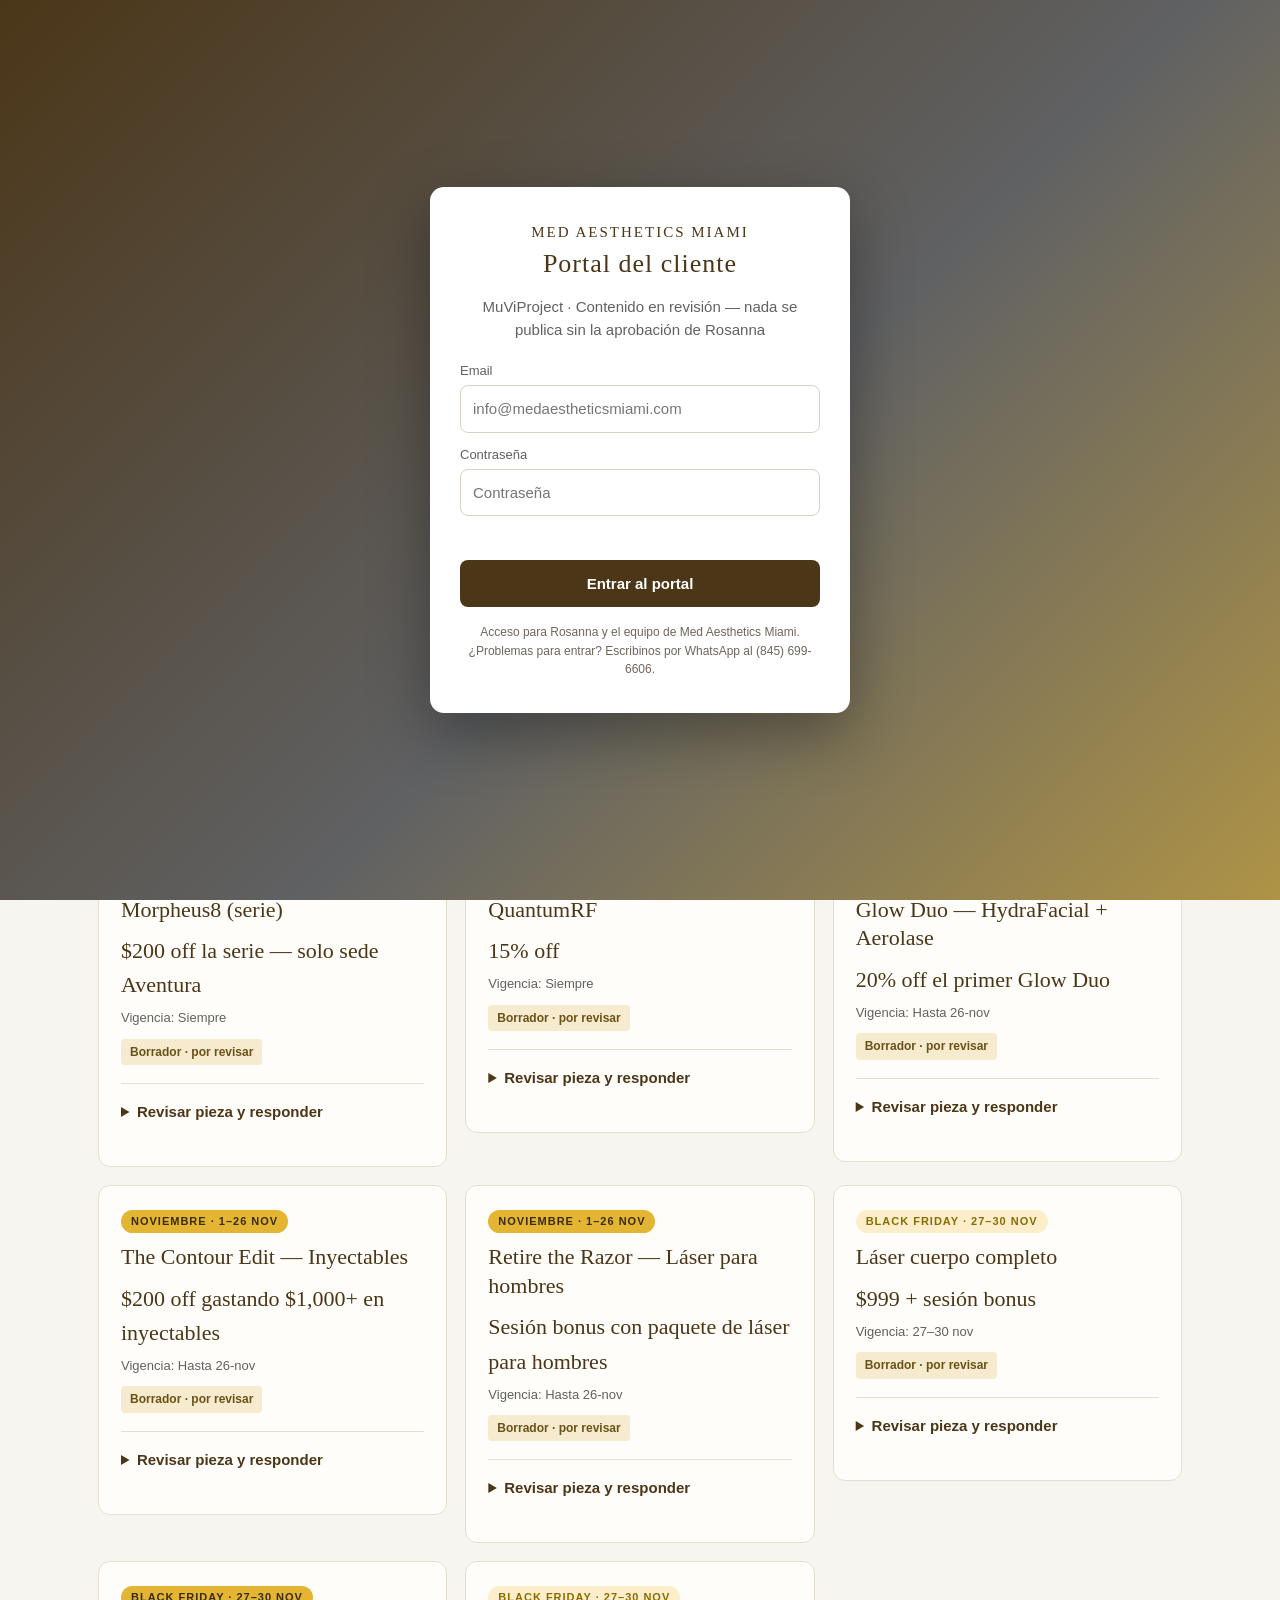
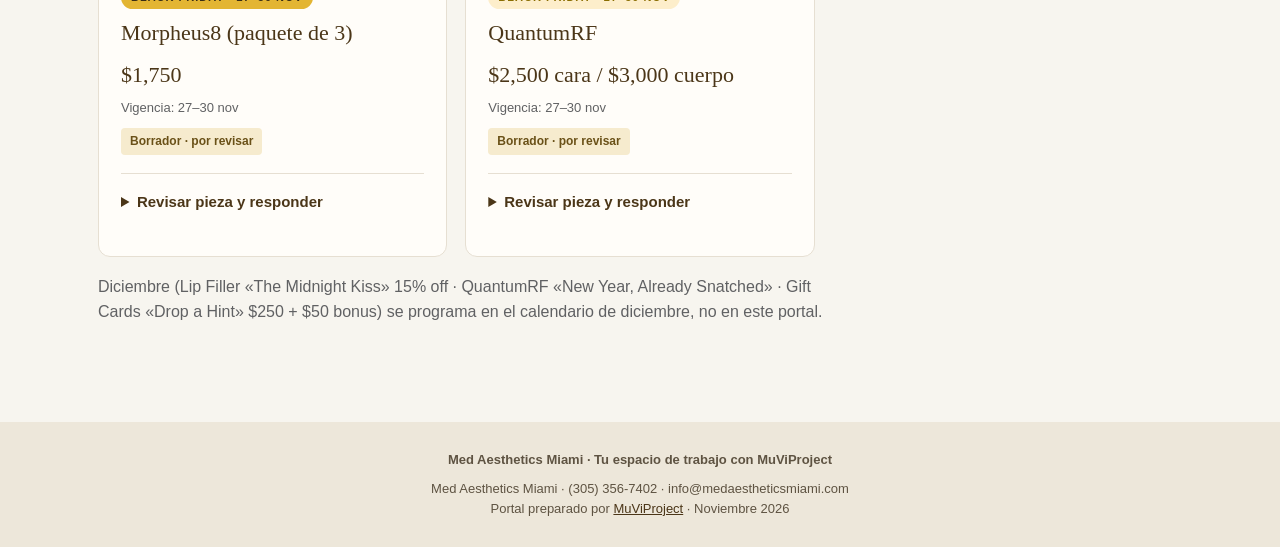
<file: ofertas.html>
<!DOCTYPE html>
<html lang="es">
<head>
<meta charset="utf-8">
<meta name="viewport" content="width=device-width, initial-scale=1">
<title>Med Aesthetics Miami — Ofertas · Q4 2026 · Portal del cliente</title>
<style>
:root{--gold:#e3b533;--gray:#606163;--ink:#2b2b2b;--light:#f2f9ff;--cream:#ecf0e4;--brown:#4b3618;--white:#fff}
*{box-sizing:border-box;margin:0;padding:0}
body{font-family:-apple-system,'Segoe UI',Helvetica,Arial,sans-serif;color:var(--ink);background:#faf8f2;line-height:1.55;overflow-x:hidden}
.brand{font-family:Georgia,'Times New Roman',serif}
.wrap{max-width:1060px;margin:0 auto;padding:0 20px}
/* ---------- login ---------- */
#gate{position:fixed;inset:0;z-index:100;display:flex;align-items:center;justify-content:center;background:linear-gradient(135deg,#4b3618 0%,#606163 55%,#e3b533 130%);padding:20px}
#gate.hidden{display:none}
.gate-card{background:#fff;border-radius:14px;max-width:420px;width:100%;padding:34px 30px;box-shadow:0 20px 60px rgba(0,0,0,.35);text-align:center}
.gate-card h1{font-family:Georgia,serif;color:var(--brown);font-size:26px;font-weight:400;letter-spacing:1px}
.gate-card .sub{color:var(--gray);font-size:14px;margin:6px 0 22px}
.gate-card label{display:block;text-align:left;font-size:13px;color:var(--gray);margin:12px 0 4px}
.gate-card input{width:100%;padding:11px 12px;border:1px solid #d8d2c4;border-radius:8px;font-size:15px}
.gate-card input:focus{outline:2px solid var(--gold)}
.btn{display:inline-block;background:var(--gold);color:#fff;border:0;border-radius:8px;padding:12px 22px;font-size:15px;font-weight:700;cursor:pointer;text-decoration:none}
.btn:hover{background:#cfa12a}
.btn-ghost{background:#fff;color:var(--brown);border:1.5px solid var(--gold)}
#gate-err{color:#b3261e;font-size:13px;min-height:18px;margin-top:10px}
.gate-note{font-size:12px;color:#999;margin-top:16px}
/* ---------- hero ---------- */
.hero{position:relative;color:#fff;overflow:hidden;background:linear-gradient(120deg,#4b3618 0%,#606163 60%,#8a7a3a 100%)}
.hero-media{position:absolute;inset:0}
.hero-media img{width:100%;height:100%;object-fit:cover;display:block}
.hero-media::after{content:"";position:absolute;inset:0;background:linear-gradient(120deg,rgba(75,54,24,.88),rgba(96,97,99,.72) 60%,rgba(227,181,51,.45))}
.hero-inner{position:relative;padding:64px 0 54px}
.hero-eyebrow{letter-spacing:3px;font-size:12px;text-transform:uppercase;color:var(--gold)}
.hero h1{font-family:Georgia,serif;font-weight:400;font-size:44px;line-height:1.15;margin:12px 0 10px;max-width:640px}
.hero p.lede{font-size:18px;max-width:620px;color:#f4efe2}
.hero-cta{margin-top:22px;display:flex;gap:12px;flex-wrap:wrap}
.hero-cta .btn-ghost{color:#fff;border-color:#fff;background:transparent}
.seals{display:flex;gap:10px;flex-wrap:wrap;margin-top:28px}
.seal{background:rgba(255,255,255,.14);border:1px solid rgba(255,255,255,.35);border-radius:999px;padding:7px 14px;font-size:13px}
/* ---------- sections ---------- */
section{padding:44px 0}
section h2{font-family:Georgia,serif;font-weight:400;font-size:30px;color:var(--brown);margin-bottom:6px}
section .intro{color:var(--gray);margin-bottom:22px;max-width:760px}
.why{display:grid;grid-template-columns:repeat(auto-fit,minmax(220px,1fr));gap:14px;margin-top:26px}
.why div{background:#fff;border:1px solid #e8e2d2;border-radius:12px;padding:18px}
.why b{color:var(--gold);font-size:22px;font-family:Georgia,serif;display:block}
.why h3{font-size:16px;margin:4px 0}
.why p{font-size:14px;color:var(--gray)}
.badge{display:inline-block;font-size:11px;font-weight:700;letter-spacing:1px;text-transform:uppercase;border-radius:999px;padding:3px 10px;background:var(--cream);color:var(--brown)}
.badge.warn{background:#fdeecb;color:#8a6d00}
.badge.gold{background:var(--gold);color:#fff}
.badge.gray{background:#e9e9e9;color:var(--gray)}
/* ---------- Anuncios en simple ---------- */
.verdict{display:inline-block;font-size:15px;font-weight:800;letter-spacing:1px;border-radius:999px;padding:6px 14px;margin:8px 0}
.verdict.good{background:#e2f3e5;color:#1d6b2f}
.verdict.mid{background:#fdf6e0;color:#8a6d00}
.verdict.bad{background:#fde8e8;color:#a12020}
.verdict.none{background:#e9e9e9;color:#606163}
.paused{display:inline-block;font-size:13px;font-weight:700;background:#e9e9e9;color:#606163;border-radius:999px;padding:4px 12px;margin:4px 0}
.adnums{font-size:14px;line-height:1.7;margin:8px 0}
.adnums b{color:var(--brown)}
.adrec{font-size:14px;background:var(--light);border-left:3px solid var(--gold);border-radius:8px;padding:10px 12px;margin-top:10px}
.adrec b{color:var(--brown)}
.sumbox{background:#fdf6e0;border:1.5px solid var(--gold);border-radius:12px;padding:16px 20px;margin-bottom:20px;font-size:15px;line-height:1.7}
.sumbox .big{font-family:Georgia,serif;font-size:22px;color:var(--brown);line-height:1.3}
.sumbox b{color:var(--brown)}
.sub{font-family:Georgia,serif;font-size:22px;color:var(--brown);margin:28px 0 8px}
.minitable{width:100%;border-collapse:collapse;font-size:13px;margin:10px 0}
.minitable th,.minitable td{border-bottom:1px solid #e8e2d2;padding:6px 8px;text-align:left}
.minitable th{color:var(--gray)}
.glos{font-size:14px;line-height:1.8}
.glos b{color:var(--brown)}
/* calendar */
.cal{display:grid;grid-template-columns:repeat(auto-fill,minmax(300px,1fr));gap:14px}
.day{background:#fff;border:1px solid #e8e2d2;border-radius:12px;padding:18px}
.day .d{font-family:Georgia,serif;font-size:19px;color:var(--brown)}
.day .fmt{font-size:13px;color:var(--gray);margin:2px 0 8px}
.day p{font-size:14px}
.day .note{font-size:13px;color:#8a6d00;background:#fdf6e0;border-radius:8px;padding:8px 10px;margin-top:10px}
.day .adapt{font-size:13px;color:#2b2b2b;background:#f2f9ff;border-left:3px solid var(--gold);border-radius:8px;padding:8px 10px;margin-top:10px}
.thumbs{display:flex;gap:8px;margin:12px 0}.thumbs img{width:32%;height:auto;border-radius:10px;border:2px solid var(--gold);display:block}.thumbs.one img{width:100%}
.rule{background:#fdf6e0;border:1.5px solid var(--gold);border-radius:12px;padding:14px 18px;font-size:15px;margin-bottom:20px}
.day .nets{font-size:12px;color:var(--gray);margin-top:8px}
.day.empty{background:var(--cream);border-style:dashed}
/* scripts */
details{background:#fff;border:1px solid #e8e2d2;border-radius:12px;margin-bottom:12px;padding:16px 18px}
details summary{cursor:pointer;font-family:Georgia,serif;font-size:19px;color:var(--brown);list-style:none}
details summary::-webkit-details-marker{display:none}
details summary .n{color:var(--gold);font-weight:700;margin-right:8px}
details .meta{font-size:13px;color:var(--gray);margin:6px 0 10px}
details .lbl{font-size:11px;font-weight:700;letter-spacing:1px;text-transform:uppercase;color:var(--gray);margin-top:12px}
details .hook{font-family:Georgia,serif;font-size:18px;color:var(--brown)}
details ul{margin:6px 0 6px 20px;font-size:14px}
details .cap{font-size:13px;color:var(--gray);background:var(--light);border-radius:8px;padding:10px 12px;margin-top:8px}
.warnbox{font-size:13px;color:#8a6d00;background:#fdf6e0;border-radius:8px;padding:8px 10px;margin-top:10px}
/* graphics + offers */
.grid{display:grid;grid-template-columns:repeat(auto-fill,minmax(300px,1fr));gap:14px}
.card{background:#fff;border:1px solid #e8e2d2;border-radius:12px;padding:18px}
.card h3{font-family:Georgia,serif;font-weight:400;font-size:18px;color:var(--brown);margin:6px 0}
.card p{font-size:14px}
.card .price{font-family:Georgia,serif;font-size:22px;color:var(--brown);margin:6px 0}
.card .vig{font-size:12px;color:var(--gray)}
.card .need{font-size:13px;color:#8a6d00;background:#fdf6e0;border-radius:8px;padding:8px 10px;margin-top:10px}
.approve{margin-top:12px}
.approve a{display:inline-block;background:#25D366;color:#fff;font-weight:700;font-size:13px;border-radius:999px;padding:8px 16px;text-decoration:none}
.approve a:hover{background:#1da851}
/* feedback por WhatsApp */
.fb{margin-top:10px}
.fb textarea{width:100%;padding:10px 12px;border:1px solid #d8d2c4;border-radius:8px;font-size:14px;font-family:inherit;resize:vertical;min-height:56px}
.fb textarea:focus{outline:2px solid var(--gold)}
.fb-btn{display:inline-block;margin-top:8px;background:#fff;color:var(--brown);border:1.5px solid var(--gold);border-radius:999px;padding:8px 16px;font-size:13px;font-weight:700;cursor:pointer;font-family:inherit}
.fb-btn:hover{background:#fdf6e0}
.band{position:relative;overflow:hidden;border-radius:12px;min-height:120px;display:flex;align-items:center;justify-content:center;background:linear-gradient(120deg,#4b3618,#606163 60%,#e3b533);margin:8px 0 22px}
.band img{position:absolute;inset:0;width:100%;height:100%;object-fit:cover}
.band span{position:relative;color:#fff;font-family:Georgia,serif;font-size:22px;text-align:center;padding:20px}
/* pendientes */
.pend{background:#fff;border:1px solid #e8e2d2;border-radius:12px;padding:22px}
.pend li{margin:8px 0 8px 20px;font-size:14px}
footer{background:var(--brown);color:#e8dfc8;padding:30px 0;text-align:center;font-size:13px}
footer a{color:var(--gold)}
.topbar{background:var(--brown);color:#fff;font-size:13px;padding:10px 0}
.topbar .wrap{display:flex;justify-content:space-between;gap:12px;flex-wrap:wrap}
.topbar a{color:var(--gold);text-decoration:none}
/* redes: cápsulas con el color de cada marca (definido una vez acá) */
.nets{display:flex;flex-wrap:nowrap;gap:6px;margin-top:8px}
.net{display:inline-flex;align-items:center;border-radius:999px;padding:3px 11px;font-size:11px;font-weight:700;letter-spacing:.4px;color:#fff;white-space:nowrap}
.net-ig{background:linear-gradient(45deg,#f09433,#e6683c,#dc2743,#cc2366,#bc1888)}
.net-fb{background:#1877F2}
.net-tt{background:#010101;border:1.5px solid #25F4EE;box-shadow:inset 0 -2px 0 #FE2C55}
.net-yt{background:#FF0000}
/* botón vista previa */
.pv{margin-top:10px}
.pv-btn{display:inline-block;background:#fff;color:var(--brown);border:1.5px solid var(--gray);border-radius:999px;padding:8px 16px;font-size:13px;font-weight:700;cursor:pointer;font-family:inherit}
.pv-btn:hover{border-color:var(--gold);background:#fdf6e0}
/* modal de vista previa */
.modal-overlay{position:fixed;inset:0;z-index:200;display:none;align-items:center;justify-content:center;background:rgba(43,43,43,.65);padding:16px}
.modal-overlay.open{display:flex}
.modal{position:relative;background:#fff;border-radius:14px;max-width:640px;width:100%;max-height:88vh;overflow-y:auto;padding:26px 24px 22px;box-shadow:0 24px 70px rgba(0,0,0,.4)}
.modal-close{position:absolute;top:10px;right:12px;width:44px;height:44px;border:0;border-radius:50%;background:var(--cream);color:var(--brown);font-size:28px;line-height:1;cursor:pointer;z-index:1}
.modal-close:hover{background:var(--gold);color:#fff}
.modal .day,.modal .card{border:0;padding:0}
.modal details{border:0;padding:0;margin:0}
.modal .approve,.modal .fb{margin-top:14px}
@media(max-width:640px){
  .hero h1{font-size:32px}
  section h2{font-size:25px}
  .hero-inner{padding:44px 20px 38px}
  .modal-overlay{padding:8px}
  .modal{width:94vw;max-height:90vh;padding:22px 16px 18px;border-radius:16px}
  .modal-close{width:48px;height:48px;font-size:30px;top:8px;right:8px}
  .approve a,.fb-btn,.pv-btn{display:block;text-align:center;margin-top:8px}
  .fb textarea{font-size:16px}
}
/* ---------- menú superior (siempre visible) ---------- */
.nav{position:sticky;top:0;z-index:60;background:var(--brown);border-bottom:3px solid var(--gold)}
.nav .wrap{display:flex;gap:2px;overflow-x:auto;white-space:nowrap;padding-top:0;padding-bottom:0}
.nav a{color:#e8dfc8;text-decoration:none;font-size:14px;font-weight:600;padding:12px 13px;flex-shrink:0}
.nav a:hover{color:#fff}
.nav a.active{background:var(--gold);color:#fff}
</style>
<link rel="stylesheet" href="ux.css">
</head>
<body><a class="skip-link" href="#contenido">Saltar al contenido</a>
<!-- ============================================================
     CONFIGURACIÓN DEL ACCESO (editar acá para cambiar la clave)
     La contraseña de este portal es una CORTINA VISUAL, no
     seguridad real: al ser un sitio estático (GitHub Pages),
     cualquiera que lea el código puede verla. Para acceso
     protegido de verdad, usar Cloudflare Access.
     ============================================================ -->
<script>
var PORTAL_PASSWORD = "MedAesthetics2026";
var PORTAL_EMAIL_DOMAIN = "@medaestheticsmiami.com";
</script>

<div id="gate">
  <div class="gate-card">
    <div class="brand" style="color:#e3b533;font-size:15px;letter-spacing:2px">MED AESTHETICS MIAMI</div>
    <h1>Portal del cliente</h1>
    <div class="sub">MuViProject · Contenido en revisión — nada se publica sin la aprobación de Rosanna</div>
    <form id="gate-form">
      <label for="gate-email">Email</label>
      <input id="gate-email" type="email" placeholder="info@medaestheticsmiami.com" autocomplete="username" required>
      <label for="gate-pass">Contraseña</label>
      <input id="gate-pass" type="password" placeholder="Contraseña" autocomplete="current-password" required>
      <div id="gate-err"></div>
      <div style="margin-top:16px"><button class="btn" type="submit" style="width:100%">Entrar al portal</button></div>
    </form>
    <div class="gate-note">Acceso para Rosanna y el equipo de Med Aesthetics Miami.<br>¿Problemas para entrar? Escribinos por WhatsApp al (845) 699-6606.</div>
  </div>
</div>
<script>
(function(){
  var gate = document.getElementById('gate');
  try { if (sessionStorage.getItem('mam_auth') === '1') { gate.classList.add('hidden'); } } catch(e){}
  document.getElementById('gate-form').addEventListener('submit', function(ev){
    ev.preventDefault();
    var email = document.getElementById('gate-email').value.trim().toLowerCase();
    var pass = document.getElementById('gate-pass').value;
    var err = document.getElementById('gate-err');
    if (email.slice(-PORTAL_EMAIL_DOMAIN.length) !== PORTAL_EMAIL_DOMAIN) {
      err.textContent = 'Usá tu email de Med Aesthetics Miami (@medaestheticsmiami.com).';
      return;
    }
    if (pass !== PORTAL_PASSWORD) {
      err.textContent = 'Contraseña incorrecta. Revisala e intentá de nuevo.';
      return;
    }
    try { sessionStorage.setItem('mam_auth', '1'); } catch(e){}
    gate.classList.add('hidden');
    window.scrollTo(0, 0);
  });
})();
</script>

<div class="topbar"><div class="wrap"><span>Med Aesthetics Miami · Portal del cliente — MuViProject</span><span><a href="#" onclick="try{sessionStorage.removeItem('mam_auth')}catch(e){};location.reload();return false;">Salir</a></span></div></div>
<nav class="nav" aria-label="Navegación principal"><div class="wrap"><a href="index.html">Resumen</a><a href="calendario.html">Calendario</a><a href="revision.html">Para revisar</a><a href="resultados.html">Resultados</a><a href="biblioteca.html" class="active" aria-current="page">Biblioteca</a></div></nav><main id="contenido"><div class="wrap ux-breadcrumb"><a href="biblioteca.html">Biblioteca</a><span aria-hidden="true"> / </span><span>Ofertas</span></div>


<section><div class="wrap">
  <h1>Ofertas vigentes · Q4 2026</h1>
  <p class="intro">Solo las ofertas verificadas del documento Q4. Las de Black Friday (27–30 nov) están <b>a confirmar por Rosanna</b>: no se usan sus precios hasta que ella los confirme. Antes se llamaba Gold Friday (nombre inventado por Vallure); desde el 12-nov es Black Friday por decisión de Daniel — Rosanna no estaba convencida del nombre.</p>
  <div class="band"><img src="assets/texture.png" alt="" onerror="this.remove()"><span>«Ready to Claim This Month's Offer? Call (305) 356-7402»</span></div>
  <div class="grid"><article class="card"><span class="badge gold">Siempre activas</span><h3>Láser depilación</h3><div class="price">30% off</div><p class="vig">Vigencia: Siempre</p><span class="ux-status">Borrador · por revisar</span><details class="ux-disclosure"><summary>Revisar pieza y responder</summary><div class="approve"><a href="https://wa.me/18456996606?text=Hola%20Daniel%2C%20apruebo%20la%20oferta%3A%20L%C3%A1ser%20depilaci%C3%B3n%20%E2%80%94%2030%25%20off" target="_blank" rel="noopener">Aprobar por WhatsApp</a></div><div class="pv"><button type="button" class="pv-btn" onclick="openPreview(this)">Ver detalle</button></div><div class="fb"><textarea rows="2" placeholder="Escribí tu comentario sobre esta pieza…"></textarea><button type="button" class="fb-btn" data-piece="la oferta: Láser depilación — 30% off" onclick="mamFeedback(this)">Enviar comentario por WhatsApp</button></div><p class="ux-meta">La respuesta se envía por WhatsApp; el portal no la registra automáticamente.</p></details></article>
<article class="card"><span class="badge gold">Siempre activas</span><h3>Rejuvenecimiento vaginal</h3><div class="price">30% off</div><p class="vig">Vigencia: Siempre</p><span class="ux-status">Borrador · por revisar</span><details class="ux-disclosure"><summary>Revisar pieza y responder</summary><div class="approve"><a href="https://wa.me/18456996606?text=Hola%20Daniel%2C%20apruebo%20la%20oferta%3A%20Rejuvenecimiento%20vaginal%20%E2%80%94%2030%25%20off" target="_blank" rel="noopener">Aprobar por WhatsApp</a></div><div class="pv"><button type="button" class="pv-btn" onclick="openPreview(this)">Ver detalle</button></div><div class="fb"><textarea rows="2" placeholder="Escribí tu comentario sobre esta pieza…"></textarea><button type="button" class="fb-btn" data-piece="la oferta: Rejuvenecimiento vaginal — 30% off" onclick="mamFeedback(this)">Enviar comentario por WhatsApp</button></div><p class="ux-meta">La respuesta se envía por WhatsApp; el portal no la registra automáticamente.</p></details></article>
<article class="card"><span class="badge gold">Siempre activas</span><h3>Botox</h3><div class="price">$10 / unidad</div><p class="vig">Vigencia: Siempre</p><span class="ux-status">Borrador · por revisar</span><details class="ux-disclosure"><summary>Revisar pieza y responder</summary><div class="approve"><a href="https://wa.me/18456996606?text=Hola%20Daniel%2C%20apruebo%20la%20oferta%3A%20Botox%20%E2%80%94%20%2410%20%2F%20unidad" target="_blank" rel="noopener">Aprobar por WhatsApp</a></div><div class="pv"><button type="button" class="pv-btn" onclick="openPreview(this)">Ver detalle</button></div><div class="fb"><textarea rows="2" placeholder="Escribí tu comentario sobre esta pieza…"></textarea><button type="button" class="fb-btn" data-piece="la oferta: Botox — $10 / unidad" onclick="mamFeedback(this)">Enviar comentario por WhatsApp</button></div><p class="ux-meta">La respuesta se envía por WhatsApp; el portal no la registra automáticamente.</p></details></article>
<article class="card"><span class="badge gold">Siempre activas</span><h3>Morpheus8 (serie)</h3><div class="price">$200 off la serie — solo sede Aventura</div><p class="vig">Vigencia: Siempre</p><span class="ux-status">Borrador · por revisar</span><details class="ux-disclosure"><summary>Revisar pieza y responder</summary><div class="approve"><a href="https://wa.me/18456996606?text=Hola%20Daniel%2C%20apruebo%20la%20oferta%3A%20Morpheus8%20%28serie%29%20%E2%80%94%20%24200%20off%20la%20serie%20%E2%80%94%20solo%20sede%20Aventura" target="_blank" rel="noopener">Aprobar por WhatsApp</a></div><div class="pv"><button type="button" class="pv-btn" onclick="openPreview(this)">Ver detalle</button></div><div class="fb"><textarea rows="2" placeholder="Escribí tu comentario sobre esta pieza…"></textarea><button type="button" class="fb-btn" data-piece="la oferta: Morpheus8 (serie) — $200 off la serie — solo sede Aventura" onclick="mamFeedback(this)">Enviar comentario por WhatsApp</button></div><p class="ux-meta">La respuesta se envía por WhatsApp; el portal no la registra automáticamente.</p></details></article>
<article class="card"><span class="badge gold">Siempre activas</span><h3>QuantumRF</h3><div class="price">15% off</div><p class="vig">Vigencia: Siempre</p><span class="ux-status">Borrador · por revisar</span><details class="ux-disclosure"><summary>Revisar pieza y responder</summary><div class="approve"><a href="https://wa.me/18456996606?text=Hola%20Daniel%2C%20apruebo%20la%20oferta%3A%20QuantumRF%20%E2%80%94%2015%25%20off" target="_blank" rel="noopener">Aprobar por WhatsApp</a></div><div class="pv"><button type="button" class="pv-btn" onclick="openPreview(this)">Ver detalle</button></div><div class="fb"><textarea rows="2" placeholder="Escribí tu comentario sobre esta pieza…"></textarea><button type="button" class="fb-btn" data-piece="la oferta: QuantumRF — 15% off" onclick="mamFeedback(this)">Enviar comentario por WhatsApp</button></div><p class="ux-meta">La respuesta se envía por WhatsApp; el portal no la registra automáticamente.</p></details></article>
<article class="card"><span class="badge gold">Noviembre · 1–26 nov</span><h3>Glow Duo — HydraFacial + Aerolase</h3><div class="price">20% off el primer Glow Duo</div><p class="vig">Vigencia: Hasta 26-nov</p><span class="ux-status">Borrador · por revisar</span><details class="ux-disclosure"><summary>Revisar pieza y responder</summary><div class="approve"><a href="https://wa.me/18456996606?text=Hola%20Daniel%2C%20apruebo%20la%20oferta%3A%20Glow%20Duo%20%E2%80%94%20HydraFacial%20%2B%20Aerolase%20%E2%80%94%2020%25%20off%20el%20primer%20Glow%20Duo" target="_blank" rel="noopener">Aprobar por WhatsApp</a></div><div class="pv"><button type="button" class="pv-btn" onclick="openPreview(this)">Ver detalle</button></div><div class="fb"><textarea rows="2" placeholder="Escribí tu comentario sobre esta pieza…"></textarea><button type="button" class="fb-btn" data-piece="la oferta: Glow Duo — HydraFacial + Aerolase — 20% off el primer Glow Duo" onclick="mamFeedback(this)">Enviar comentario por WhatsApp</button></div><p class="ux-meta">La respuesta se envía por WhatsApp; el portal no la registra automáticamente.</p></details></article>
<article class="card"><span class="badge gold">Noviembre · 1–26 nov</span><h3>The Contour Edit — Inyectables</h3><div class="price">$200 off gastando $1,000+ en inyectables</div><p class="vig">Vigencia: Hasta 26-nov</p><span class="ux-status">Borrador · por revisar</span><details class="ux-disclosure"><summary>Revisar pieza y responder</summary><div class="approve"><a href="https://wa.me/18456996606?text=Hola%20Daniel%2C%20apruebo%20la%20oferta%3A%20The%20Contour%20Edit%20%E2%80%94%20Inyectables%20%E2%80%94%20%24200%20off%20gastando%20%241%2C000%2B%20en%20inyectables" target="_blank" rel="noopener">Aprobar por WhatsApp</a></div><div class="pv"><button type="button" class="pv-btn" onclick="openPreview(this)">Ver detalle</button></div><div class="fb"><textarea rows="2" placeholder="Escribí tu comentario sobre esta pieza…"></textarea><button type="button" class="fb-btn" data-piece="la oferta: The Contour Edit — Inyectables — $200 off gastando $1,000+ en inyectables" onclick="mamFeedback(this)">Enviar comentario por WhatsApp</button></div><p class="ux-meta">La respuesta se envía por WhatsApp; el portal no la registra automáticamente.</p></details></article>
<article class="card"><span class="badge gold">Noviembre · 1–26 nov</span><h3>Retire the Razor — Láser para hombres</h3><div class="price">Sesión bonus con paquete de láser para hombres</div><p class="vig">Vigencia: Hasta 26-nov</p><span class="ux-status">Borrador · por revisar</span><details class="ux-disclosure"><summary>Revisar pieza y responder</summary><div class="approve"><a href="https://wa.me/18456996606?text=Hola%20Daniel%2C%20apruebo%20la%20oferta%3A%20Retire%20the%20Razor%20%E2%80%94%20L%C3%A1ser%20para%20hombres%20%E2%80%94%20Sesi%C3%B3n%20bonus%20con%20paquete%20de%20l%C3%A1ser%20para%20hombres" target="_blank" rel="noopener">Aprobar por WhatsApp</a></div><div class="pv"><button type="button" class="pv-btn" onclick="openPreview(this)">Ver detalle</button></div><div class="fb"><textarea rows="2" placeholder="Escribí tu comentario sobre esta pieza…"></textarea><button type="button" class="fb-btn" data-piece="la oferta: Retire the Razor — Láser para hombres — Sesión bonus con paquete de láser para hombres" onclick="mamFeedback(this)">Enviar comentario por WhatsApp</button></div><p class="ux-meta">La respuesta se envía por WhatsApp; el portal no la registra automáticamente.</p></details></article>
<article class="card"><span class="badge warn">Black Friday · 27–30 nov</span><h3>Láser cuerpo completo</h3><div class="price">$999 + sesión bonus</div><p class="vig">Vigencia: 27–30 nov</p><span class="ux-status">Borrador · por revisar</span><details class="ux-disclosure"><summary>Revisar pieza y responder</summary><div class="need">Precio A CONFIRMAR POR ROSANNA — no usar sin su confirmación.</div><div class="approve"><a href="https://wa.me/18456996606?text=Hola%20Daniel%2C%20apruebo%20la%20oferta%3A%20L%C3%A1ser%20cuerpo%20completo%20%E2%80%94%20%24999%20%2B%20sesi%C3%B3n%20bonus" target="_blank" rel="noopener">Aprobar por WhatsApp</a></div><div class="pv"><button type="button" class="pv-btn" onclick="openPreview(this)">Ver detalle</button></div><div class="fb"><textarea rows="2" placeholder="Escribí tu comentario sobre esta pieza…"></textarea><button type="button" class="fb-btn" data-piece="la oferta: Láser cuerpo completo — $999 + sesión bonus" onclick="mamFeedback(this)">Enviar comentario por WhatsApp</button></div><p class="ux-meta">La respuesta se envía por WhatsApp; el portal no la registra automáticamente.</p></details></article>
<article class="card"><span class="badge gold">Black Friday · 27–30 nov</span><h3>Morpheus8 (paquete de 3)</h3><div class="price">$1,750</div><p class="vig">Vigencia: 27–30 nov</p><span class="ux-status">Borrador · por revisar</span><details class="ux-disclosure"><summary>Revisar pieza y responder</summary><div class="approve"><a href="https://wa.me/18456996606?text=Hola%20Daniel%2C%20apruebo%20la%20oferta%3A%20Morpheus8%20%28paquete%20de%203%29%20%E2%80%94%20%241%2C750" target="_blank" rel="noopener">Aprobar por WhatsApp</a></div><div class="pv"><button type="button" class="pv-btn" onclick="openPreview(this)">Ver detalle</button></div><div class="fb"><textarea rows="2" placeholder="Escribí tu comentario sobre esta pieza…"></textarea><button type="button" class="fb-btn" data-piece="la oferta: Morpheus8 (paquete de 3) — $1,750" onclick="mamFeedback(this)">Enviar comentario por WhatsApp</button></div><p class="ux-meta">La respuesta se envía por WhatsApp; el portal no la registra automáticamente.</p></details></article>
<article class="card"><span class="badge warn">Black Friday · 27–30 nov</span><h3>QuantumRF</h3><div class="price">$2,500 cara / $3,000 cuerpo</div><p class="vig">Vigencia: 27–30 nov</p><span class="ux-status">Borrador · por revisar</span><details class="ux-disclosure"><summary>Revisar pieza y responder</summary><div class="need">Precio A CONFIRMAR POR ROSANNA — no usar sin su confirmación.</div><div class="approve"><a href="https://wa.me/18456996606?text=Hola%20Daniel%2C%20apruebo%20la%20oferta%3A%20QuantumRF%20%E2%80%94%20%242%2C500%20cara%20%2F%20%243%2C000%20cuerpo" target="_blank" rel="noopener">Aprobar por WhatsApp</a></div><div class="pv"><button type="button" class="pv-btn" onclick="openPreview(this)">Ver detalle</button></div><div class="fb"><textarea rows="2" placeholder="Escribí tu comentario sobre esta pieza…"></textarea><button type="button" class="fb-btn" data-piece="la oferta: QuantumRF — $2,500 cara / $3,000 cuerpo" onclick="mamFeedback(this)">Enviar comentario por WhatsApp</button></div><p class="ux-meta">La respuesta se envía por WhatsApp; el portal no la registra automáticamente.</p></details></article></div>
  <p class="intro" style="margin-top:18px">Diciembre (Lip Filler «The Midnight Kiss» 15% off · QuantumRF «New Year, Already Snatched» · Gift Cards «Drop a Hint» $250 + $50 bonus) se programa en el calendario de diciembre, no en este portal.</p>
</div></section>



</main><footer>
  <div class="wrap">
    <p><b>Med Aesthetics Miami · Tu espacio de trabajo con MuViProject</b></p>
    <p style="margin-top:8px">Med Aesthetics Miami · (305) 356-7402 · info@medaestheticsmiami.com<br>Portal preparado por <a href="https://muviproject.com">MuViProject</a> · Noviembre 2026</p>
  </div>
</footer>
<div id="modal-overlay" class="modal-overlay" onclick="if(event.target===this)closePreview()">
  <div class="modal" role="dialog" aria-modal="true" aria-label="Ver detalle">
    <button type="button" class="modal-close" onclick="closePreview()" aria-label="Cerrar">×</button>
    <div id="modal-body"></div>
  </div>
</div>
<script>
/* Ver detalle: clona la pieza en el modal, con su botón de aprobar y su
   cajita de feedback. Cierra con la X, con clic fuera del popup, o con
   Escape. Mientras está abierto, el fondo no hace scroll. */
var _pvScroll = 0;
function openPreview(btn){
  var piece = btn.closest('article, details');
  if(!piece) return;
  var clone = piece.cloneNode(true);
  var pv = clone.querySelector('.pv');
  if(pv) pv.remove();
  if(clone.tagName === 'DETAILS') clone.setAttribute('open', '');
  var body = document.getElementById('modal-body');
  body.innerHTML = '';
  body.appendChild(clone);
  document.getElementById('modal-overlay').classList.add('open');
  _pvScroll = window.scrollY || 0;
  document.body.style.overflow = 'hidden';
  var c = document.querySelector('.modal-close');
  if(c) c.focus();
}
function closePreview(){
  document.getElementById('modal-overlay').classList.remove('open');
  document.getElementById('modal-body').innerHTML = '';
  document.body.style.overflow = '';
  window.scrollTo(0, _pvScroll);
}
document.addEventListener('keydown', function(ev){
  if(ev.key === 'Escape') closePreview();
});
</script>
<script>
/* Feedback por WhatsApp: abre WhatsApp con "Sobre [pieza]: [comentario]".
   No envía nada solo: el mensaje se manda solo si Rosanna pulsa Enviar
   en WhatsApp. Si la cajita está vacía, no abre nada. */
function mamFeedback(btn){
  var box = btn.parentElement;
  var ta = box ? box.querySelector('textarea') : null;
  var txt = ta ? ta.value.trim() : '';
  if (!txt) { alert('Escribí tu comentario sobre esta pieza antes de enviarlo.'); if (ta) ta.focus(); return; }
  var piece = btn.getAttribute('data-piece') || 'esta pieza';
  var url = 'https://wa.me/18456996606?text=' + encodeURIComponent('Sobre ' + piece + ': ' + txt);
  window.open(url, '_blank');
}
</script>
<script src="ux.js" defer></script>
</body>
</html>
</file>
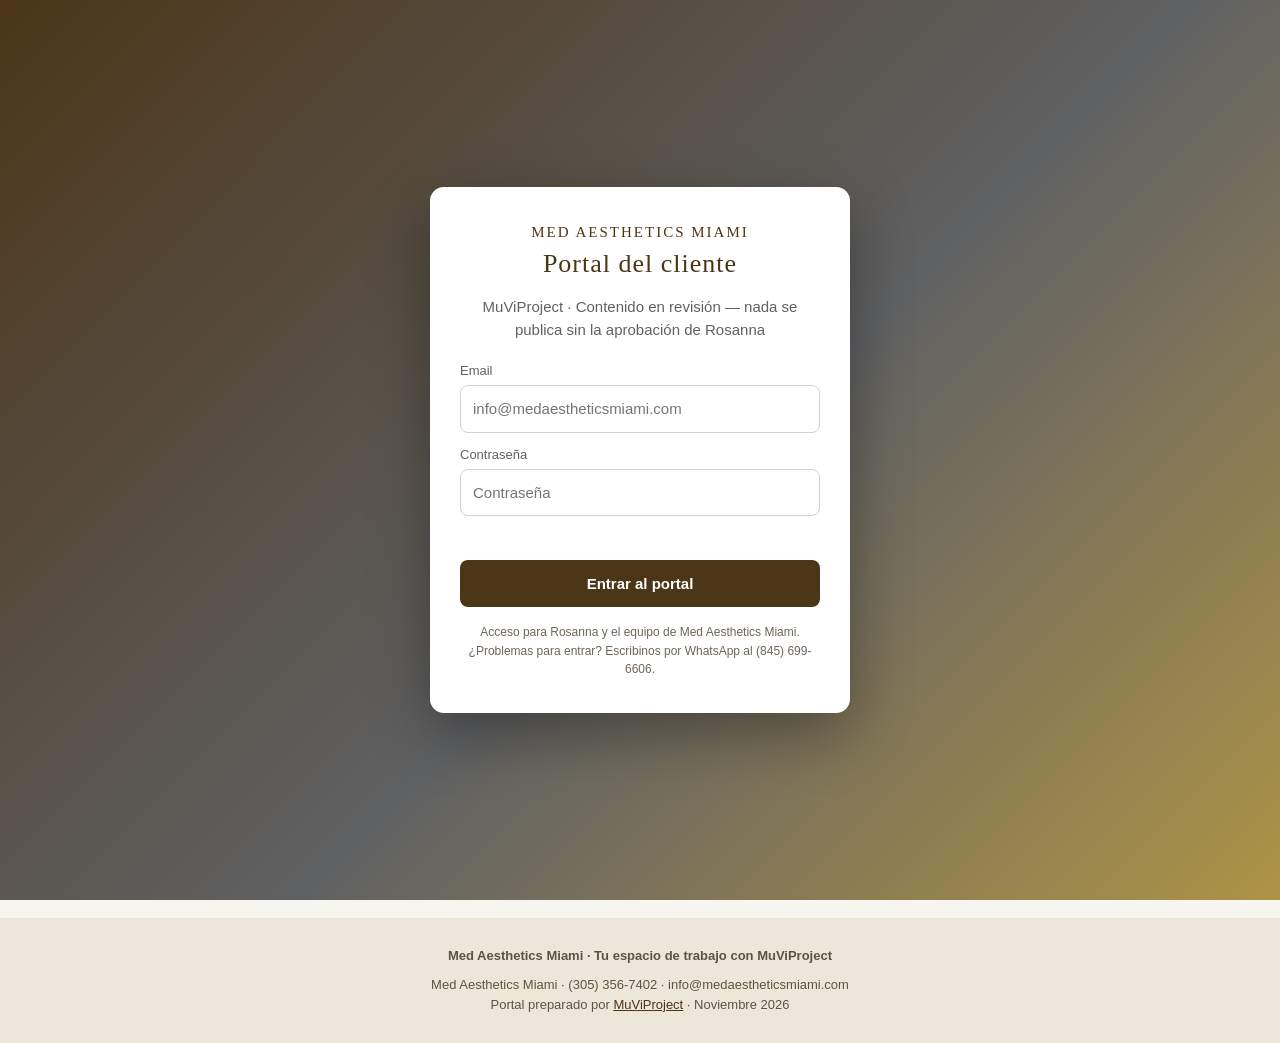
<file: pendientes.html>
<!DOCTYPE html>
<html lang="es">
<head>
<meta charset="utf-8">
<meta name="viewport" content="width=device-width, initial-scale=1">
<title>Med Aesthetics Miami — Pendientes de confirmación · Portal del cliente</title>
<style>
:root{--gold:#e3b533;--gray:#606163;--ink:#2b2b2b;--light:#f2f9ff;--cream:#ecf0e4;--brown:#4b3618;--white:#fff}
*{box-sizing:border-box;margin:0;padding:0}
body{font-family:-apple-system,'Segoe UI',Helvetica,Arial,sans-serif;color:var(--ink);background:#faf8f2;line-height:1.55;overflow-x:hidden}
.brand{font-family:Georgia,'Times New Roman',serif}
.wrap{max-width:1060px;margin:0 auto;padding:0 20px}
/* ---------- login ---------- */
#gate{position:fixed;inset:0;z-index:100;display:flex;align-items:center;justify-content:center;background:linear-gradient(135deg,#4b3618 0%,#606163 55%,#e3b533 130%);padding:20px}
#gate.hidden{display:none}
.gate-card{background:#fff;border-radius:14px;max-width:420px;width:100%;padding:34px 30px;box-shadow:0 20px 60px rgba(0,0,0,.35);text-align:center}
.gate-card h1{font-family:Georgia,serif;color:var(--brown);font-size:26px;font-weight:400;letter-spacing:1px}
.gate-card .sub{color:var(--gray);font-size:14px;margin:6px 0 22px}
.gate-card label{display:block;text-align:left;font-size:13px;color:var(--gray);margin:12px 0 4px}
.gate-card input{width:100%;padding:11px 12px;border:1px solid #d8d2c4;border-radius:8px;font-size:15px}
.gate-card input:focus{outline:2px solid var(--gold)}
.btn{display:inline-block;background:var(--gold);color:#fff;border:0;border-radius:8px;padding:12px 22px;font-size:15px;font-weight:700;cursor:pointer;text-decoration:none}
.btn:hover{background:#cfa12a}
.btn-ghost{background:#fff;color:var(--brown);border:1.5px solid var(--gold)}
#gate-err{color:#b3261e;font-size:13px;min-height:18px;margin-top:10px}
.gate-note{font-size:12px;color:#999;margin-top:16px}
/* ---------- hero ---------- */
.hero{position:relative;color:#fff;overflow:hidden;background:linear-gradient(120deg,#4b3618 0%,#606163 60%,#8a7a3a 100%)}
.hero-media{position:absolute;inset:0}
.hero-media img{width:100%;height:100%;object-fit:cover;display:block}
.hero-media::after{content:"";position:absolute;inset:0;background:linear-gradient(120deg,rgba(75,54,24,.88),rgba(96,97,99,.72) 60%,rgba(227,181,51,.45))}
.hero-inner{position:relative;padding:64px 0 54px}
.hero-eyebrow{letter-spacing:3px;font-size:12px;text-transform:uppercase;color:var(--gold)}
.hero h1{font-family:Georgia,serif;font-weight:400;font-size:44px;line-height:1.15;margin:12px 0 10px;max-width:640px}
.hero p.lede{font-size:18px;max-width:620px;color:#f4efe2}
.hero-cta{margin-top:22px;display:flex;gap:12px;flex-wrap:wrap}
.hero-cta .btn-ghost{color:#fff;border-color:#fff;background:transparent}
.seals{display:flex;gap:10px;flex-wrap:wrap;margin-top:28px}
.seal{background:rgba(255,255,255,.14);border:1px solid rgba(255,255,255,.35);border-radius:999px;padding:7px 14px;font-size:13px}
/* ---------- sections ---------- */
section{padding:44px 0}
section h2{font-family:Georgia,serif;font-weight:400;font-size:30px;color:var(--brown);margin-bottom:6px}
section .intro{color:var(--gray);margin-bottom:22px;max-width:760px}
.why{display:grid;grid-template-columns:repeat(auto-fit,minmax(220px,1fr));gap:14px;margin-top:26px}
.why div{background:#fff;border:1px solid #e8e2d2;border-radius:12px;padding:18px}
.why b{color:var(--gold);font-size:22px;font-family:Georgia,serif;display:block}
.why h3{font-size:16px;margin:4px 0}
.why p{font-size:14px;color:var(--gray)}
.badge{display:inline-block;font-size:11px;font-weight:700;letter-spacing:1px;text-transform:uppercase;border-radius:999px;padding:3px 10px;background:var(--cream);color:var(--brown)}
.badge.warn{background:#fdeecb;color:#8a6d00}
.badge.gold{background:var(--gold);color:#fff}
.badge.gray{background:#e9e9e9;color:var(--gray)}
/* ---------- Anuncios en simple ---------- */
.verdict{display:inline-block;font-size:15px;font-weight:800;letter-spacing:1px;border-radius:999px;padding:6px 14px;margin:8px 0}
.verdict.good{background:#e2f3e5;color:#1d6b2f}
.verdict.mid{background:#fdf6e0;color:#8a6d00}
.verdict.bad{background:#fde8e8;color:#a12020}
.verdict.none{background:#e9e9e9;color:#606163}
.paused{display:inline-block;font-size:13px;font-weight:700;background:#e9e9e9;color:#606163;border-radius:999px;padding:4px 12px;margin:4px 0}
.adnums{font-size:14px;line-height:1.7;margin:8px 0}
.adnums b{color:var(--brown)}
.adrec{font-size:14px;background:var(--light);border-left:3px solid var(--gold);border-radius:8px;padding:10px 12px;margin-top:10px}
.adrec b{color:var(--brown)}
.sumbox{background:#fdf6e0;border:1.5px solid var(--gold);border-radius:12px;padding:16px 20px;margin-bottom:20px;font-size:15px;line-height:1.7}
.sumbox .big{font-family:Georgia,serif;font-size:22px;color:var(--brown);line-height:1.3}
.sumbox b{color:var(--brown)}
.sub{font-family:Georgia,serif;font-size:22px;color:var(--brown);margin:28px 0 8px}
.minitable{width:100%;border-collapse:collapse;font-size:13px;margin:10px 0}
.minitable th,.minitable td{border-bottom:1px solid #e8e2d2;padding:6px 8px;text-align:left}
.minitable th{color:var(--gray)}
.glos{font-size:14px;line-height:1.8}
.glos b{color:var(--brown)}
/* calendar */
.cal{display:grid;grid-template-columns:repeat(auto-fill,minmax(300px,1fr));gap:14px}
.day{background:#fff;border:1px solid #e8e2d2;border-radius:12px;padding:18px}
.day .d{font-family:Georgia,serif;font-size:19px;color:var(--brown)}
.day .fmt{font-size:13px;color:var(--gray);margin:2px 0 8px}
.day p{font-size:14px}
.day .note{font-size:13px;color:#8a6d00;background:#fdf6e0;border-radius:8px;padding:8px 10px;margin-top:10px}
.day .adapt{font-size:13px;color:#2b2b2b;background:#f2f9ff;border-left:3px solid var(--gold);border-radius:8px;padding:8px 10px;margin-top:10px}
.thumbs{display:flex;gap:8px;margin:12px 0}.thumbs img{width:32%;height:auto;border-radius:10px;border:2px solid var(--gold);display:block}.thumbs.one img{width:100%}
.rule{background:#fdf6e0;border:1.5px solid var(--gold);border-radius:12px;padding:14px 18px;font-size:15px;margin-bottom:20px}
.day .nets{font-size:12px;color:var(--gray);margin-top:8px}
.day.empty{background:var(--cream);border-style:dashed}
/* scripts */
details{background:#fff;border:1px solid #e8e2d2;border-radius:12px;margin-bottom:12px;padding:16px 18px}
details summary{cursor:pointer;font-family:Georgia,serif;font-size:19px;color:var(--brown);list-style:none}
details summary::-webkit-details-marker{display:none}
details summary .n{color:var(--gold);font-weight:700;margin-right:8px}
details .meta{font-size:13px;color:var(--gray);margin:6px 0 10px}
details .lbl{font-size:11px;font-weight:700;letter-spacing:1px;text-transform:uppercase;color:var(--gray);margin-top:12px}
details .hook{font-family:Georgia,serif;font-size:18px;color:var(--brown)}
details ul{margin:6px 0 6px 20px;font-size:14px}
details .cap{font-size:13px;color:var(--gray);background:var(--light);border-radius:8px;padding:10px 12px;margin-top:8px}
.warnbox{font-size:13px;color:#8a6d00;background:#fdf6e0;border-radius:8px;padding:8px 10px;margin-top:10px}
/* graphics + offers */
.grid{display:grid;grid-template-columns:repeat(auto-fill,minmax(300px,1fr));gap:14px}
.card{background:#fff;border:1px solid #e8e2d2;border-radius:12px;padding:18px}
.card h3{font-family:Georgia,serif;font-weight:400;font-size:18px;color:var(--brown);margin:6px 0}
.card p{font-size:14px}
.card .price{font-family:Georgia,serif;font-size:22px;color:var(--brown);margin:6px 0}
.card .vig{font-size:12px;color:var(--gray)}
.card .need{font-size:13px;color:#8a6d00;background:#fdf6e0;border-radius:8px;padding:8px 10px;margin-top:10px}
.approve{margin-top:12px}
.approve a{display:inline-block;background:#25D366;color:#fff;font-weight:700;font-size:13px;border-radius:999px;padding:8px 16px;text-decoration:none}
.approve a:hover{background:#1da851}
/* feedback por WhatsApp */
.fb{margin-top:10px}
.fb textarea{width:100%;padding:10px 12px;border:1px solid #d8d2c4;border-radius:8px;font-size:14px;font-family:inherit;resize:vertical;min-height:56px}
.fb textarea:focus{outline:2px solid var(--gold)}
.fb-btn{display:inline-block;margin-top:8px;background:#fff;color:var(--brown);border:1.5px solid var(--gold);border-radius:999px;padding:8px 16px;font-size:13px;font-weight:700;cursor:pointer;font-family:inherit}
.fb-btn:hover{background:#fdf6e0}
.band{position:relative;overflow:hidden;border-radius:12px;min-height:120px;display:flex;align-items:center;justify-content:center;background:linear-gradient(120deg,#4b3618,#606163 60%,#e3b533);margin:8px 0 22px}
.band img{position:absolute;inset:0;width:100%;height:100%;object-fit:cover}
.band span{position:relative;color:#fff;font-family:Georgia,serif;font-size:22px;text-align:center;padding:20px}
/* pendientes */
.pend{background:#fff;border:1px solid #e8e2d2;border-radius:12px;padding:22px}
.pend li{margin:8px 0 8px 20px;font-size:14px}
footer{background:var(--brown);color:#e8dfc8;padding:30px 0;text-align:center;font-size:13px}
footer a{color:var(--gold)}
.topbar{background:var(--brown);color:#fff;font-size:13px;padding:10px 0}
.topbar .wrap{display:flex;justify-content:space-between;gap:12px;flex-wrap:wrap}
.topbar a{color:var(--gold);text-decoration:none}
/* redes: cápsulas con el color de cada marca (definido una vez acá) */
.nets{display:flex;flex-wrap:nowrap;gap:6px;margin-top:8px}
.net{display:inline-flex;align-items:center;border-radius:999px;padding:3px 11px;font-size:11px;font-weight:700;letter-spacing:.4px;color:#fff;white-space:nowrap}
.net-ig{background:linear-gradient(45deg,#f09433,#e6683c,#dc2743,#cc2366,#bc1888)}
.net-fb{background:#1877F2}
.net-tt{background:#010101;border:1.5px solid #25F4EE;box-shadow:inset 0 -2px 0 #FE2C55}
.net-yt{background:#FF0000}
/* botón vista previa */
.pv{margin-top:10px}
.pv-btn{display:inline-block;background:#fff;color:var(--brown);border:1.5px solid var(--gray);border-radius:999px;padding:8px 16px;font-size:13px;font-weight:700;cursor:pointer;font-family:inherit}
.pv-btn:hover{border-color:var(--gold);background:#fdf6e0}
/* modal de vista previa */
.modal-overlay{position:fixed;inset:0;z-index:200;display:none;align-items:center;justify-content:center;background:rgba(43,43,43,.65);padding:16px}
.modal-overlay.open{display:flex}
.modal{position:relative;background:#fff;border-radius:14px;max-width:640px;width:100%;max-height:88vh;overflow-y:auto;padding:26px 24px 22px;box-shadow:0 24px 70px rgba(0,0,0,.4)}
.modal-close{position:absolute;top:10px;right:12px;width:44px;height:44px;border:0;border-radius:50%;background:var(--cream);color:var(--brown);font-size:28px;line-height:1;cursor:pointer;z-index:1}
.modal-close:hover{background:var(--gold);color:#fff}
.modal .day,.modal .card{border:0;padding:0}
.modal details{border:0;padding:0;margin:0}
.modal .approve,.modal .fb{margin-top:14px}
@media(max-width:640px){
  .hero h1{font-size:32px}
  section h2{font-size:25px}
  .hero-inner{padding:44px 20px 38px}
  .modal-overlay{padding:8px}
  .modal{width:94vw;max-height:90vh;padding:22px 16px 18px;border-radius:16px}
  .modal-close{width:48px;height:48px;font-size:30px;top:8px;right:8px}
  .approve a,.fb-btn,.pv-btn{display:block;text-align:center;margin-top:8px}
  .fb textarea{font-size:16px}
}
/* ---------- menú superior (siempre visible) ---------- */
.nav{position:sticky;top:0;z-index:60;background:var(--brown);border-bottom:3px solid var(--gold)}
.nav .wrap{display:flex;gap:2px;overflow-x:auto;white-space:nowrap;padding-top:0;padding-bottom:0}
.nav a{color:#e8dfc8;text-decoration:none;font-size:14px;font-weight:600;padding:12px 13px;flex-shrink:0}
.nav a:hover{color:#fff}
.nav a.active{background:var(--gold);color:#fff}
</style>
<link rel="stylesheet" href="ux.css">
</head>
<body><a class="skip-link" href="#contenido">Saltar al contenido</a>
<!-- ============================================================
     CONFIGURACIÓN DEL ACCESO (editar acá para cambiar la clave)
     La contraseña de este portal es una CORTINA VISUAL, no
     seguridad real: al ser un sitio estático (GitHub Pages),
     cualquiera que lea el código puede verla. Para acceso
     protegido de verdad, usar Cloudflare Access.
     ============================================================ -->
<script>
var PORTAL_PASSWORD = "MedAesthetics2026";
var PORTAL_EMAIL_DOMAIN = "@medaestheticsmiami.com";
</script>

<div id="gate">
  <div class="gate-card">
    <div class="brand" style="color:#e3b533;font-size:15px;letter-spacing:2px">MED AESTHETICS MIAMI</div>
    <h1>Portal del cliente</h1>
    <div class="sub">MuViProject · Contenido en revisión — nada se publica sin la aprobación de Rosanna</div>
    <form id="gate-form">
      <label for="gate-email">Email</label>
      <input id="gate-email" type="email" placeholder="info@medaestheticsmiami.com" autocomplete="username" required>
      <label for="gate-pass">Contraseña</label>
      <input id="gate-pass" type="password" placeholder="Contraseña" autocomplete="current-password" required>
      <div id="gate-err"></div>
      <div style="margin-top:16px"><button class="btn" type="submit" style="width:100%">Entrar al portal</button></div>
    </form>
    <div class="gate-note">Acceso para Rosanna y el equipo de Med Aesthetics Miami.<br>¿Problemas para entrar? Escribinos por WhatsApp al (845) 699-6606.</div>
  </div>
</div>
<script>
(function(){
  var gate = document.getElementById('gate');
  try { if (sessionStorage.getItem('mam_auth') === '1') { gate.classList.add('hidden'); } } catch(e){}
  document.getElementById('gate-form').addEventListener('submit', function(ev){
    ev.preventDefault();
    var email = document.getElementById('gate-email').value.trim().toLowerCase();
    var pass = document.getElementById('gate-pass').value;
    var err = document.getElementById('gate-err');
    if (email.slice(-PORTAL_EMAIL_DOMAIN.length) !== PORTAL_EMAIL_DOMAIN) {
      err.textContent = 'Usá tu email de Med Aesthetics Miami (@medaestheticsmiami.com).';
      return;
    }
    if (pass !== PORTAL_PASSWORD) {
      err.textContent = 'Contraseña incorrecta. Revisala e intentá de nuevo.';
      return;
    }
    try { sessionStorage.setItem('mam_auth', '1'); } catch(e){}
    gate.classList.add('hidden');
    window.scrollTo(0, 0);
  });
})();
</script>

<div class="topbar"><div class="wrap"><span>Med Aesthetics Miami · Portal del cliente — MuViProject</span><span><a href="#" onclick="try{sessionStorage.removeItem('mam_auth')}catch(e){};location.reload();return false;">Salir</a></span></div></div>
<nav class="nav" aria-label="Navegación principal"><div class="wrap"><a href="index.html">Resumen</a><a href="calendario.html">Calendario</a><a href="revision.html" class="active" aria-current="page">Para revisar</a><a href="resultados.html">Resultados</a><a href="biblioteca.html">Biblioteca</a></div></nav><main id="contenido"><div class="wrap ux-breadcrumb"><a href="revision.html">Para revisar</a><span aria-hidden="true"> / </span><span>Pendientes</span></div>


<section style="background:#fff"><div class="wrap">
  <h1>Pendientes de confirmación</h1>
  <p class="intro">Lo que todavía necesita una decisión de Rosanna (o de Daniel) antes de producir o publicar:</p>
  <div class="pend"><ul><li>Orden del antes/después del carrusel del 10-nov (lo pidió Rosanna; el set auditado 14-nov está listo, falta el consentimiento escrito de las pacientes).</li><li>Precios del Black Friday 27–30 nov: Morpheus8 $1.750 CONFIRMADO 10-nov; láser $999 y QuantumRF $2.500/$3.000 a confirmar.</li><li>Máquina de láser del Black Friday: confirmar con Rosanna (Soprano, Motus, Apogee o Candela) + foto real de la máquina de láser y del QuantumRF.</li><li>Video Black Friday: concepto flip cancelado 14-nov; decidir formato (determinista con stills, plantilla de After Effects o re-pensar).</li><li>Reel Sculptra del 14-nov: sin video (Vallure no entregó la carpeta); decidir si se le pide, se filma o se cambia el post.</li><li>Posts del 2, 4 y 7-nov: recuperar o seguir desde el 10-nov.</li><li>Fecha de la jornada de filmación mensual (los reels del 11, 12, 16, 18, 19, 21, 23 y 24-nov la necesitan).</li><li>Fotos reales con consentimiento para los antes/después del 10, 17 y 28-nov (las fotos llegaron 13-nov; falta el consentimiento escrito).</li><li>Accesos para publicar: Meta Business y Ads CONFIRMADOS; página de Facebook de Med sin asignar a Daniel; TikTok sin aceptar; Pinterest vence ~17-nov; Instagram de Med sin vincular.</li><li>Láminas 2+ de los carruseles de Instagram (80 imágenes): bloqueado — solo Daniel puede desbloquearlo con su passkey o pasando las URLs.</li><li>Anuncios: quién apagó las 9 campañas viejas y quién creó «New Leads Campaign 13th Nov» (13-nov); nombres de los 4 leads (verificación con llave de acceso en Business Suite); presupuesto de los avisos nuevos (Botox y Black Friday).</li><li>Canva Pro: revisar qué cobraron (la facturación muestra Trial hasta 14-dic-2026, no el anual $144). Logo con velo en la lámina 5 del carrusel de Canva: reemplazar por el limpio.</li><li>Morpheus8: el caption M-06 ofrece 15% off, el Q4 trae $200 off la serie — confirmar cuál rige.</li><li>Dom 29-nov: sin pieza definida (recordatorio Black Friday, reel de humor o no publicar).</li></ul></div>
</div></section>


</main><footer>
  <div class="wrap">
    <p><b>Med Aesthetics Miami · Tu espacio de trabajo con MuViProject</b></p>
    <p style="margin-top:8px">Med Aesthetics Miami · (305) 356-7402 · info@medaestheticsmiami.com<br>Portal preparado por <a href="https://muviproject.com">MuViProject</a> · Noviembre 2026</p>
  </div>
</footer>
<div id="modal-overlay" class="modal-overlay" onclick="if(event.target===this)closePreview()">
  <div class="modal" role="dialog" aria-modal="true" aria-label="Ver detalle">
    <button type="button" class="modal-close" onclick="closePreview()" aria-label="Cerrar">×</button>
    <div id="modal-body"></div>
  </div>
</div>
<script>
/* Ver detalle: clona la pieza en el modal, con su botón de aprobar y su
   cajita de feedback. Cierra con la X, con clic fuera del popup, o con
   Escape. Mientras está abierto, el fondo no hace scroll. */
var _pvScroll = 0;
function openPreview(btn){
  var piece = btn.closest('article, details');
  if(!piece) return;
  var clone = piece.cloneNode(true);
  var pv = clone.querySelector('.pv');
  if(pv) pv.remove();
  if(clone.tagName === 'DETAILS') clone.setAttribute('open', '');
  var body = document.getElementById('modal-body');
  body.innerHTML = '';
  body.appendChild(clone);
  document.getElementById('modal-overlay').classList.add('open');
  _pvScroll = window.scrollY || 0;
  document.body.style.overflow = 'hidden';
  var c = document.querySelector('.modal-close');
  if(c) c.focus();
}
function closePreview(){
  document.getElementById('modal-overlay').classList.remove('open');
  document.getElementById('modal-body').innerHTML = '';
  document.body.style.overflow = '';
  window.scrollTo(0, _pvScroll);
}
document.addEventListener('keydown', function(ev){
  if(ev.key === 'Escape') closePreview();
});
</script>
<script>
/* Feedback por WhatsApp: abre WhatsApp con "Sobre [pieza]: [comentario]".
   No envía nada solo: el mensaje se manda solo si Rosanna pulsa Enviar
   en WhatsApp. Si la cajita está vacía, no abre nada. */
function mamFeedback(btn){
  var box = btn.parentElement;
  var ta = box ? box.querySelector('textarea') : null;
  var txt = ta ? ta.value.trim() : '';
  if (!txt) { alert('Escribí tu comentario sobre esta pieza antes de enviarlo.'); if (ta) ta.focus(); return; }
  var piece = btn.getAttribute('data-piece') || 'esta pieza';
  var url = 'https://wa.me/18456996606?text=' + encodeURIComponent('Sobre ' + piece + ': ' + txt);
  window.open(url, '_blank');
}
</script>
<script src="ux.js" defer></script>
</body>
</html>
</file>
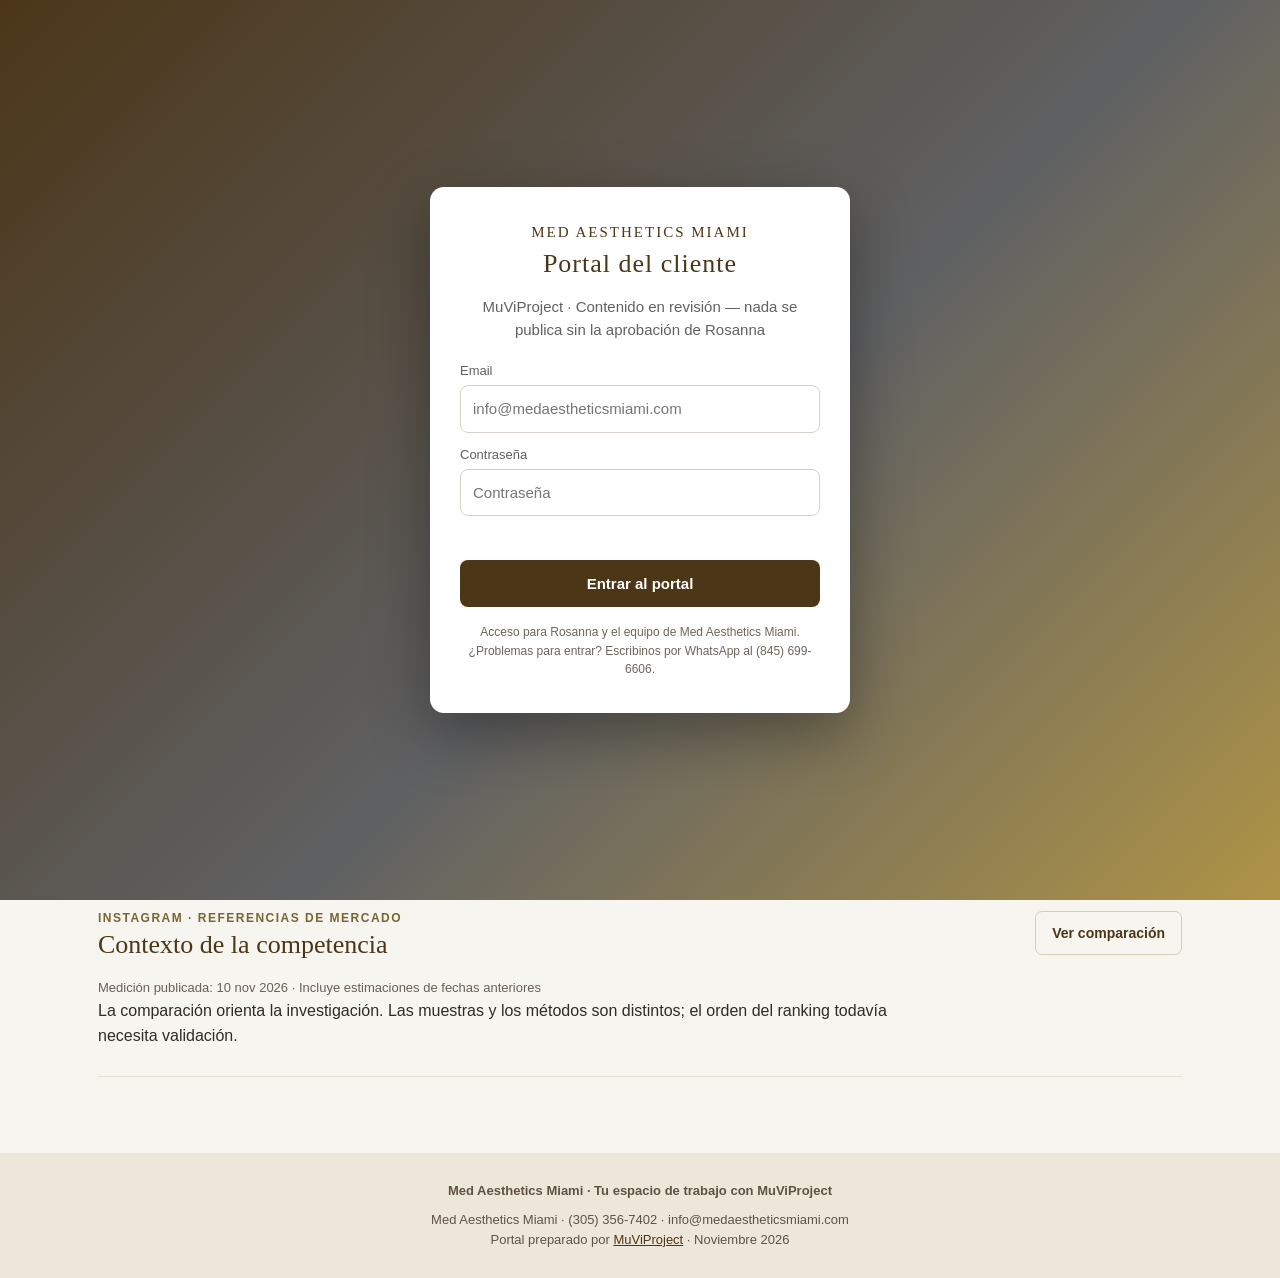
<file: resultados.html>
<!DOCTYPE html>
<html lang="es">
<head>
<meta charset="utf-8">
<meta name="viewport" content="width=device-width, initial-scale=1">
<title>Resultados · Med Aesthetics Miami</title>
<style>
:root{--gold:#e3b533;--gray:#606163;--ink:#2b2b2b;--light:#f2f9ff;--cream:#ecf0e4;--brown:#4b3618;--white:#fff}
*{box-sizing:border-box;margin:0;padding:0}
body{font-family:-apple-system,'Segoe UI',Helvetica,Arial,sans-serif;color:var(--ink);background:#faf8f2;line-height:1.55;overflow-x:hidden}
.brand{font-family:Georgia,'Times New Roman',serif}
.wrap{max-width:1060px;margin:0 auto;padding:0 20px}
/* ---------- login ---------- */
#gate{position:fixed;inset:0;z-index:100;display:flex;align-items:center;justify-content:center;background:linear-gradient(135deg,#4b3618 0%,#606163 55%,#e3b533 130%);padding:20px}
#gate.hidden{display:none}
.gate-card{background:#fff;border-radius:14px;max-width:420px;width:100%;padding:34px 30px;box-shadow:0 20px 60px rgba(0,0,0,.35);text-align:center}
.gate-card h1{font-family:Georgia,serif;color:var(--brown);font-size:26px;font-weight:400;letter-spacing:1px}
.gate-card .sub{color:var(--gray);font-size:14px;margin:6px 0 22px}
.gate-card label{display:block;text-align:left;font-size:13px;color:var(--gray);margin:12px 0 4px}
.gate-card input{width:100%;padding:11px 12px;border:1px solid #d8d2c4;border-radius:8px;font-size:15px}
.gate-card input:focus{outline:2px solid var(--gold)}
.btn{display:inline-block;background:var(--gold);color:#fff;border:0;border-radius:8px;padding:12px 22px;font-size:15px;font-weight:700;cursor:pointer;text-decoration:none}
.btn:hover{background:#cfa12a}
.btn-ghost{background:#fff;color:var(--brown);border:1.5px solid var(--gold)}
#gate-err{color:#b3261e;font-size:13px;min-height:18px;margin-top:10px}
.gate-note{font-size:12px;color:#999;margin-top:16px}
/* ---------- hero ---------- */
.hero{position:relative;color:#fff;overflow:hidden;background:linear-gradient(120deg,#4b3618 0%,#606163 60%,#8a7a3a 100%)}
.hero-media{position:absolute;inset:0}
.hero-media img{width:100%;height:100%;object-fit:cover;display:block}
.hero-media::after{content:"";position:absolute;inset:0;background:linear-gradient(120deg,rgba(75,54,24,.88),rgba(96,97,99,.72) 60%,rgba(227,181,51,.45))}
.hero-inner{position:relative;padding:64px 0 54px}
.hero-eyebrow{letter-spacing:3px;font-size:12px;text-transform:uppercase;color:var(--gold)}
.hero h1{font-family:Georgia,serif;font-weight:400;font-size:44px;line-height:1.15;margin:12px 0 10px;max-width:640px}
.hero p.lede{font-size:18px;max-width:620px;color:#f4efe2}
.hero-cta{margin-top:22px;display:flex;gap:12px;flex-wrap:wrap}
.hero-cta .btn-ghost{color:#fff;border-color:#fff;background:transparent}
.seals{display:flex;gap:10px;flex-wrap:wrap;margin-top:28px}
.seal{background:rgba(255,255,255,.14);border:1px solid rgba(255,255,255,.35);border-radius:999px;padding:7px 14px;font-size:13px}
/* ---------- sections ---------- */
section{padding:44px 0}
section h2{font-family:Georgia,serif;font-weight:400;font-size:30px;color:var(--brown);margin-bottom:6px}
section .intro{color:var(--gray);margin-bottom:22px;max-width:760px}
.why{display:grid;grid-template-columns:repeat(auto-fit,minmax(220px,1fr));gap:14px;margin-top:26px}
.why div{background:#fff;border:1px solid #e8e2d2;border-radius:12px;padding:18px}
.why b{color:var(--gold);font-size:22px;font-family:Georgia,serif;display:block}
.why h3{font-size:16px;margin:4px 0}
.why p{font-size:14px;color:var(--gray)}
.badge{display:inline-block;font-size:11px;font-weight:700;letter-spacing:1px;text-transform:uppercase;border-radius:999px;padding:3px 10px;background:var(--cream);color:var(--brown)}
.badge.warn{background:#fdeecb;color:#8a6d00}
.badge.gold{background:var(--gold);color:#fff}
.badge.gray{background:#e9e9e9;color:var(--gray)}
/* ---------- Anuncios en simple ---------- */
.verdict{display:inline-block;font-size:15px;font-weight:800;letter-spacing:1px;border-radius:999px;padding:6px 14px;margin:8px 0}
.verdict.good{background:#e2f3e5;color:#1d6b2f}
.verdict.mid{background:#fdf6e0;color:#8a6d00}
.verdict.bad{background:#fde8e8;color:#a12020}
.verdict.none{background:#e9e9e9;color:#606163}
.paused{display:inline-block;font-size:13px;font-weight:700;background:#e9e9e9;color:#606163;border-radius:999px;padding:4px 12px;margin:4px 0}
.adnums{font-size:14px;line-height:1.7;margin:8px 0}
.adnums b{color:var(--brown)}
.adrec{font-size:14px;background:var(--light);border-left:3px solid var(--gold);border-radius:8px;padding:10px 12px;margin-top:10px}
.adrec b{color:var(--brown)}
.sumbox{background:#fdf6e0;border:1.5px solid var(--gold);border-radius:12px;padding:16px 20px;margin-bottom:20px;font-size:15px;line-height:1.7}
.sumbox .big{font-family:Georgia,serif;font-size:22px;color:var(--brown);line-height:1.3}
.sumbox b{color:var(--brown)}
.sub{font-family:Georgia,serif;font-size:22px;color:var(--brown);margin:28px 0 8px}
.minitable{width:100%;border-collapse:collapse;font-size:13px;margin:10px 0}
.minitable th,.minitable td{border-bottom:1px solid #e8e2d2;padding:6px 8px;text-align:left}
.minitable th{color:var(--gray)}
.glos{font-size:14px;line-height:1.8}
.glos b{color:var(--brown)}
/* calendar */
.cal{display:grid;grid-template-columns:repeat(auto-fill,minmax(300px,1fr));gap:14px}
.day{background:#fff;border:1px solid #e8e2d2;border-radius:12px;padding:18px}
.day .d{font-family:Georgia,serif;font-size:19px;color:var(--brown)}
.day .fmt{font-size:13px;color:var(--gray);margin:2px 0 8px}
.day p{font-size:14px}
.day .note{font-size:13px;color:#8a6d00;background:#fdf6e0;border-radius:8px;padding:8px 10px;margin-top:10px}
.day .adapt{font-size:13px;color:#2b2b2b;background:#f2f9ff;border-left:3px solid var(--gold);border-radius:8px;padding:8px 10px;margin-top:10px}
.thumbs{display:flex;gap:8px;margin:12px 0}.thumbs img{width:32%;height:auto;border-radius:10px;border:2px solid var(--gold);display:block}.thumbs.one img{width:100%}
.rule{background:#fdf6e0;border:1.5px solid var(--gold);border-radius:12px;padding:14px 18px;font-size:15px;margin-bottom:20px}
.day .nets{font-size:12px;color:var(--gray);margin-top:8px}
.day.empty{background:var(--cream);border-style:dashed}
/* scripts */
details{background:#fff;border:1px solid #e8e2d2;border-radius:12px;margin-bottom:12px;padding:16px 18px}
details summary{cursor:pointer;font-family:Georgia,serif;font-size:19px;color:var(--brown);list-style:none}
details summary::-webkit-details-marker{display:none}
details summary .n{color:var(--gold);font-weight:700;margin-right:8px}
details .meta{font-size:13px;color:var(--gray);margin:6px 0 10px}
details .lbl{font-size:11px;font-weight:700;letter-spacing:1px;text-transform:uppercase;color:var(--gray);margin-top:12px}
details .hook{font-family:Georgia,serif;font-size:18px;color:var(--brown)}
details ul{margin:6px 0 6px 20px;font-size:14px}
details .cap{font-size:13px;color:var(--gray);background:var(--light);border-radius:8px;padding:10px 12px;margin-top:8px}
.warnbox{font-size:13px;color:#8a6d00;background:#fdf6e0;border-radius:8px;padding:8px 10px;margin-top:10px}
/* graphics + offers */
.grid{display:grid;grid-template-columns:repeat(auto-fill,minmax(300px,1fr));gap:14px}
.card{background:#fff;border:1px solid #e8e2d2;border-radius:12px;padding:18px}
.card h3{font-family:Georgia,serif;font-weight:400;font-size:18px;color:var(--brown);margin:6px 0}
.card p{font-size:14px}
.card .price{font-family:Georgia,serif;font-size:22px;color:var(--brown);margin:6px 0}
.card .vig{font-size:12px;color:var(--gray)}
.card .need{font-size:13px;color:#8a6d00;background:#fdf6e0;border-radius:8px;padding:8px 10px;margin-top:10px}
.approve{margin-top:12px}
.approve a{display:inline-block;background:#25D366;color:#fff;font-weight:700;font-size:13px;border-radius:999px;padding:8px 16px;text-decoration:none}
.approve a:hover{background:#1da851}
/* feedback por WhatsApp */
.fb{margin-top:10px}
.fb textarea{width:100%;padding:10px 12px;border:1px solid #d8d2c4;border-radius:8px;font-size:14px;font-family:inherit;resize:vertical;min-height:56px}
.fb textarea:focus{outline:2px solid var(--gold)}
.fb-btn{display:inline-block;margin-top:8px;background:#fff;color:var(--brown);border:1.5px solid var(--gold);border-radius:999px;padding:8px 16px;font-size:13px;font-weight:700;cursor:pointer;font-family:inherit}
.fb-btn:hover{background:#fdf6e0}
.band{position:relative;overflow:hidden;border-radius:12px;min-height:120px;display:flex;align-items:center;justify-content:center;background:linear-gradient(120deg,#4b3618,#606163 60%,#e3b533);margin:8px 0 22px}
.band img{position:absolute;inset:0;width:100%;height:100%;object-fit:cover}
.band span{position:relative;color:#fff;font-family:Georgia,serif;font-size:22px;text-align:center;padding:20px}
/* pendientes */
.pend{background:#fff;border:1px solid #e8e2d2;border-radius:12px;padding:22px}
.pend li{margin:8px 0 8px 20px;font-size:14px}
footer{background:var(--brown);color:#e8dfc8;padding:30px 0;text-align:center;font-size:13px}
footer a{color:var(--gold)}
.topbar{background:var(--brown);color:#fff;font-size:13px;padding:10px 0}
.topbar .wrap{display:flex;justify-content:space-between;gap:12px;flex-wrap:wrap}
.topbar a{color:var(--gold);text-decoration:none}
/* redes: cápsulas con el color de cada marca (definido una vez acá) */
.nets{display:flex;flex-wrap:nowrap;gap:6px;margin-top:8px}
.net{display:inline-flex;align-items:center;border-radius:999px;padding:3px 11px;font-size:11px;font-weight:700;letter-spacing:.4px;color:#fff;white-space:nowrap}
.net-ig{background:linear-gradient(45deg,#f09433,#e6683c,#dc2743,#cc2366,#bc1888)}
.net-fb{background:#1877F2}
.net-tt{background:#010101;border:1.5px solid #25F4EE;box-shadow:inset 0 -2px 0 #FE2C55}
.net-yt{background:#FF0000}
/* botón vista previa */
.pv{margin-top:10px}
.pv-btn{display:inline-block;background:#fff;color:var(--brown);border:1.5px solid var(--gray);border-radius:999px;padding:8px 16px;font-size:13px;font-weight:700;cursor:pointer;font-family:inherit}
.pv-btn:hover{border-color:var(--gold);background:#fdf6e0}
/* modal de vista previa */
.modal-overlay{position:fixed;inset:0;z-index:200;display:none;align-items:center;justify-content:center;background:rgba(43,43,43,.65);padding:16px}
.modal-overlay.open{display:flex}
.modal{position:relative;background:#fff;border-radius:14px;max-width:640px;width:100%;max-height:88vh;overflow-y:auto;padding:26px 24px 22px;box-shadow:0 24px 70px rgba(0,0,0,.4)}
.modal-close{position:absolute;top:10px;right:12px;width:44px;height:44px;border:0;border-radius:50%;background:var(--cream);color:var(--brown);font-size:28px;line-height:1;cursor:pointer;z-index:1}
.modal-close:hover{background:var(--gold);color:#fff}
.modal .day,.modal .card{border:0;padding:0}
.modal details{border:0;padding:0;margin:0}
.modal .approve,.modal .fb{margin-top:14px}
@media(max-width:640px){
  .hero h1{font-size:32px}
  section h2{font-size:25px}
  .hero-inner{padding:44px 20px 38px}
  .modal-overlay{padding:8px}
  .modal{width:94vw;max-height:90vh;padding:22px 16px 18px;border-radius:16px}
  .modal-close{width:48px;height:48px;font-size:30px;top:8px;right:8px}
  .approve a,.fb-btn,.pv-btn{display:block;text-align:center;margin-top:8px}
  .fb textarea{font-size:16px}
}
/* ---------- menú superior (siempre visible) ---------- */
.nav{position:sticky;top:0;z-index:60;background:var(--brown);border-bottom:3px solid var(--gold)}
.nav .wrap{display:flex;gap:2px;overflow-x:auto;white-space:nowrap;padding-top:0;padding-bottom:0}
.nav a{color:#e8dfc8;text-decoration:none;font-size:14px;font-weight:600;padding:12px 13px;flex-shrink:0}
.nav a:hover{color:#fff}
.nav a.active{background:var(--gold);color:#fff}
</style>
<link rel="stylesheet" href="ux.css">
</head>
<body><a class="skip-link" href="#contenido">Saltar al contenido</a>
<!-- ============================================================
     CONFIGURACIÓN DEL ACCESO (editar acá para cambiar la clave)
     La contraseña de este portal es una CORTINA VISUAL, no
     seguridad real: al ser un sitio estático (GitHub Pages),
     cualquiera que lea el código puede verla. Para acceso
     protegido de verdad, usar Cloudflare Access.
     ============================================================ -->
<script>
var PORTAL_PASSWORD = "MedAesthetics2026";
var PORTAL_EMAIL_DOMAIN = "@medaestheticsmiami.com";
</script>

<div id="gate">
  <div class="gate-card">
    <div class="brand" style="color:#e3b533;font-size:15px;letter-spacing:2px">MED AESTHETICS MIAMI</div>
    <h1>Portal del cliente</h1>
    <div class="sub">MuViProject · Contenido en revisión — nada se publica sin la aprobación de Rosanna</div>
    <form id="gate-form">
      <label for="gate-email">Email</label>
      <input id="gate-email" type="email" placeholder="info@medaestheticsmiami.com" autocomplete="username" required>
      <label for="gate-pass">Contraseña</label>
      <input id="gate-pass" type="password" placeholder="Contraseña" autocomplete="current-password" required>
      <div id="gate-err"></div>
      <div style="margin-top:16px"><button class="btn" type="submit" style="width:100%">Entrar al portal</button></div>
    </form>
    <div class="gate-note">Acceso para Rosanna y el equipo de Med Aesthetics Miami.<br>¿Problemas para entrar? Escribinos por WhatsApp al (845) 699-6606.</div>
  </div>
</div>
<script>
(function(){
  var gate = document.getElementById('gate');
  try { if (sessionStorage.getItem('mam_auth') === '1') { gate.classList.add('hidden'); } } catch(e){}
  document.getElementById('gate-form').addEventListener('submit', function(ev){
    ev.preventDefault();
    var email = document.getElementById('gate-email').value.trim().toLowerCase();
    var pass = document.getElementById('gate-pass').value;
    var err = document.getElementById('gate-err');
    if (email.slice(-PORTAL_EMAIL_DOMAIN.length) !== PORTAL_EMAIL_DOMAIN) {
      err.textContent = 'Usá tu email de Med Aesthetics Miami (@medaestheticsmiami.com).';
      return;
    }
    if (pass !== PORTAL_PASSWORD) {
      err.textContent = 'Contraseña incorrecta. Revisala e intentá de nuevo.';
      return;
    }
    try { sessionStorage.setItem('mam_auth', '1'); } catch(e){}
    gate.classList.add('hidden');
    window.scrollTo(0, 0);
  });
})();
</script>

<div class="topbar"><div class="wrap"><span>Med Aesthetics Miami · Portal del cliente — MuViProject</span><span><a href="#" onclick="try{sessionStorage.removeItem('mam_auth')}catch(e){};location.reload();return false;">Salir</a></span></div></div>
<nav class="nav" aria-label="Navegación principal"><div class="wrap"><a href="index.html">Resumen</a><a href="calendario.html">Calendario</a><a href="revision.html">Para revisar</a><a href="resultados.html" class="active" aria-current="page">Resultados</a><a href="biblioteca.html">Biblioteca</a></div></nav><main id="contenido"><section class="ux-page"><div class="wrap"><header class="ux-heading"><p class="ux-eyebrow">Seguimiento de marketing</p><h1>Resultados</h1><p>Cada fuente conserva su periodo y su fecha de lectura. Los contactos y las acciones web son medidas diferentes.</p></header>
      <article class="ux-result"><div class="ux-section-title"><div><span class="ux-eyebrow">Publicidad · Meta Ads</span><h2>Inversión y contactos</h2></div><a class="ux-button" href="anuncios.html">Ver anuncios</a></div>
      <p class="ux-meta">29-oct al 27-nov-2026 · Lectura: 28-nov-2026</p>
      <div class="ux-stats"><div><span>Inversión</span><strong>$1.192,06</strong></div>
      <div><span>Contactos registrados</span><strong>8</strong></div>
      <div><span>Coste por contacto</span><strong>$149,01</strong></div></div>
      <p>El siguiente paso es comprobar cuántos contactos llegaron a una cita. No hay un dato confirmado de ventas en este informe.</p></article>
      <article class="ux-result"><div class="ux-section-title"><div><span class="ux-eyebrow">Sitio web · Google Analytics</span><h2>Visitas e interés</h2></div><a class="ux-button" href="analitica.html">Ver analítica web</a></div>
      <p class="ux-meta">Consulta las ventanas de 30 y 90 días en el informe · Lectura: 14 nov 2026 · Datos hasta el 13 nov</p>
      <p>Las acciones de reserva o contacto miden actividad en la web. Una persona puede realizar varias acciones; no son citas confirmadas.</p></article>
      <article class="ux-result"><div class="ux-section-title"><div><span class="ux-eyebrow">Instagram · Referencias de mercado</span><h2>Contexto de la competencia</h2></div><a class="ux-button" href="competencia.html">Ver comparación</a></div>
      <p class="ux-meta">Medición publicada: 10 nov 2026 · Incluye estimaciones de fechas anteriores</p>
      <p>La comparación orienta la investigación. Las muestras y los métodos son distintos; el orden del ranking todavía necesita validación.</p></article></div></section></main><footer>
  <div class="wrap">
    <p><b>Med Aesthetics Miami · Tu espacio de trabajo con MuViProject</b></p>
    <p style="margin-top:8px">Med Aesthetics Miami · (305) 356-7402 · info@medaestheticsmiami.com<br>Portal preparado por <a href="https://muviproject.com">MuViProject</a> · Noviembre 2026</p>
  </div>
</footer>
<div id="modal-overlay" class="modal-overlay" onclick="if(event.target===this)closePreview()">
  <div class="modal" role="dialog" aria-modal="true" aria-label="Ver detalle">
    <button type="button" class="modal-close" onclick="closePreview()" aria-label="Cerrar">×</button>
    <div id="modal-body"></div>
  </div>
</div>
<script>
/* Ver detalle: clona la pieza en el modal, con su botón de aprobar y su
   cajita de feedback. Cierra con la X, con clic fuera del popup, o con
   Escape. Mientras está abierto, el fondo no hace scroll. */
var _pvScroll = 0;
function openPreview(btn){
  var piece = btn.closest('article, details');
  if(!piece) return;
  var clone = piece.cloneNode(true);
  var pv = clone.querySelector('.pv');
  if(pv) pv.remove();
  if(clone.tagName === 'DETAILS') clone.setAttribute('open', '');
  var body = document.getElementById('modal-body');
  body.innerHTML = '';
  body.appendChild(clone);
  document.getElementById('modal-overlay').classList.add('open');
  _pvScroll = window.scrollY || 0;
  document.body.style.overflow = 'hidden';
  var c = document.querySelector('.modal-close');
  if(c) c.focus();
}
function closePreview(){
  document.getElementById('modal-overlay').classList.remove('open');
  document.getElementById('modal-body').innerHTML = '';
  document.body.style.overflow = '';
  window.scrollTo(0, _pvScroll);
}
document.addEventListener('keydown', function(ev){
  if(ev.key === 'Escape') closePreview();
});
</script>
<script>
/* Feedback por WhatsApp: abre WhatsApp con "Sobre [pieza]: [comentario]".
   No envía nada solo: el mensaje se manda solo si Rosanna pulsa Enviar
   en WhatsApp. Si la cajita está vacía, no abre nada. */
function mamFeedback(btn){
  var box = btn.parentElement;
  var ta = box ? box.querySelector('textarea') : null;
  var txt = ta ? ta.value.trim() : '';
  if (!txt) { alert('Escribí tu comentario sobre esta pieza antes de enviarlo.'); if (ta) ta.focus(); return; }
  var piece = btn.getAttribute('data-piece') || 'esta pieza';
  var url = 'https://wa.me/18456996606?text=' + encodeURIComponent('Sobre ' + piece + ': ' + txt);
  window.open(url, '_blank');
}
</script>
<script src="ux.js" defer></script>
</body>
</html>
</file>
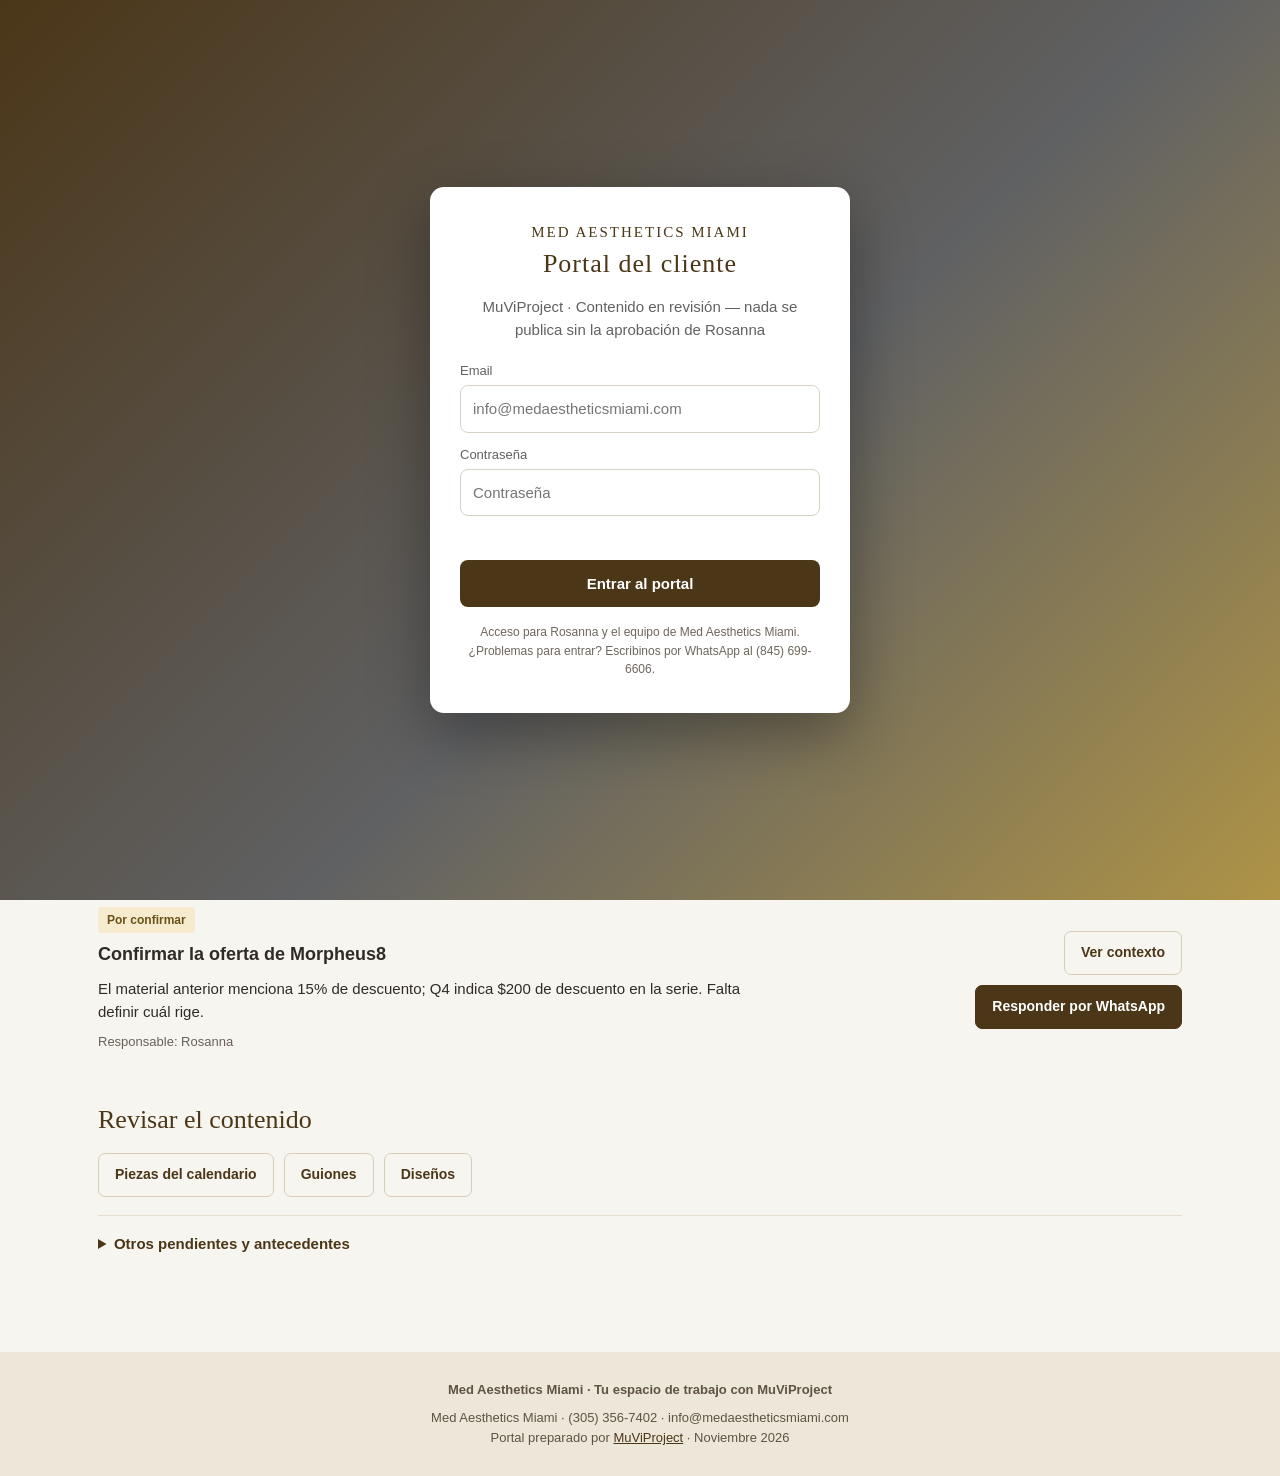
<file: revision.html>
<!DOCTYPE html>
<html lang="es">
<head>
<meta charset="utf-8">
<meta name="viewport" content="width=device-width, initial-scale=1">
<title>Para revisar · Med Aesthetics Miami</title>
<style>
:root{--gold:#e3b533;--gray:#606163;--ink:#2b2b2b;--light:#f2f9ff;--cream:#ecf0e4;--brown:#4b3618;--white:#fff}
*{box-sizing:border-box;margin:0;padding:0}
body{font-family:-apple-system,'Segoe UI',Helvetica,Arial,sans-serif;color:var(--ink);background:#faf8f2;line-height:1.55;overflow-x:hidden}
.brand{font-family:Georgia,'Times New Roman',serif}
.wrap{max-width:1060px;margin:0 auto;padding:0 20px}
/* ---------- login ---------- */
#gate{position:fixed;inset:0;z-index:100;display:flex;align-items:center;justify-content:center;background:linear-gradient(135deg,#4b3618 0%,#606163 55%,#e3b533 130%);padding:20px}
#gate.hidden{display:none}
.gate-card{background:#fff;border-radius:14px;max-width:420px;width:100%;padding:34px 30px;box-shadow:0 20px 60px rgba(0,0,0,.35);text-align:center}
.gate-card h1{font-family:Georgia,serif;color:var(--brown);font-size:26px;font-weight:400;letter-spacing:1px}
.gate-card .sub{color:var(--gray);font-size:14px;margin:6px 0 22px}
.gate-card label{display:block;text-align:left;font-size:13px;color:var(--gray);margin:12px 0 4px}
.gate-card input{width:100%;padding:11px 12px;border:1px solid #d8d2c4;border-radius:8px;font-size:15px}
.gate-card input:focus{outline:2px solid var(--gold)}
.btn{display:inline-block;background:var(--gold);color:#fff;border:0;border-radius:8px;padding:12px 22px;font-size:15px;font-weight:700;cursor:pointer;text-decoration:none}
.btn:hover{background:#cfa12a}
.btn-ghost{background:#fff;color:var(--brown);border:1.5px solid var(--gold)}
#gate-err{color:#b3261e;font-size:13px;min-height:18px;margin-top:10px}
.gate-note{font-size:12px;color:#999;margin-top:16px}
/* ---------- hero ---------- */
.hero{position:relative;color:#fff;overflow:hidden;background:linear-gradient(120deg,#4b3618 0%,#606163 60%,#8a7a3a 100%)}
.hero-media{position:absolute;inset:0}
.hero-media img{width:100%;height:100%;object-fit:cover;display:block}
.hero-media::after{content:"";position:absolute;inset:0;background:linear-gradient(120deg,rgba(75,54,24,.88),rgba(96,97,99,.72) 60%,rgba(227,181,51,.45))}
.hero-inner{position:relative;padding:64px 0 54px}
.hero-eyebrow{letter-spacing:3px;font-size:12px;text-transform:uppercase;color:var(--gold)}
.hero h1{font-family:Georgia,serif;font-weight:400;font-size:44px;line-height:1.15;margin:12px 0 10px;max-width:640px}
.hero p.lede{font-size:18px;max-width:620px;color:#f4efe2}
.hero-cta{margin-top:22px;display:flex;gap:12px;flex-wrap:wrap}
.hero-cta .btn-ghost{color:#fff;border-color:#fff;background:transparent}
.seals{display:flex;gap:10px;flex-wrap:wrap;margin-top:28px}
.seal{background:rgba(255,255,255,.14);border:1px solid rgba(255,255,255,.35);border-radius:999px;padding:7px 14px;font-size:13px}
/* ---------- sections ---------- */
section{padding:44px 0}
section h2{font-family:Georgia,serif;font-weight:400;font-size:30px;color:var(--brown);margin-bottom:6px}
section .intro{color:var(--gray);margin-bottom:22px;max-width:760px}
.why{display:grid;grid-template-columns:repeat(auto-fit,minmax(220px,1fr));gap:14px;margin-top:26px}
.why div{background:#fff;border:1px solid #e8e2d2;border-radius:12px;padding:18px}
.why b{color:var(--gold);font-size:22px;font-family:Georgia,serif;display:block}
.why h3{font-size:16px;margin:4px 0}
.why p{font-size:14px;color:var(--gray)}
.badge{display:inline-block;font-size:11px;font-weight:700;letter-spacing:1px;text-transform:uppercase;border-radius:999px;padding:3px 10px;background:var(--cream);color:var(--brown)}
.badge.warn{background:#fdeecb;color:#8a6d00}
.badge.gold{background:var(--gold);color:#fff}
.badge.gray{background:#e9e9e9;color:var(--gray)}
/* ---------- Anuncios en simple ---------- */
.verdict{display:inline-block;font-size:15px;font-weight:800;letter-spacing:1px;border-radius:999px;padding:6px 14px;margin:8px 0}
.verdict.good{background:#e2f3e5;color:#1d6b2f}
.verdict.mid{background:#fdf6e0;color:#8a6d00}
.verdict.bad{background:#fde8e8;color:#a12020}
.verdict.none{background:#e9e9e9;color:#606163}
.paused{display:inline-block;font-size:13px;font-weight:700;background:#e9e9e9;color:#606163;border-radius:999px;padding:4px 12px;margin:4px 0}
.adnums{font-size:14px;line-height:1.7;margin:8px 0}
.adnums b{color:var(--brown)}
.adrec{font-size:14px;background:var(--light);border-left:3px solid var(--gold);border-radius:8px;padding:10px 12px;margin-top:10px}
.adrec b{color:var(--brown)}
.sumbox{background:#fdf6e0;border:1.5px solid var(--gold);border-radius:12px;padding:16px 20px;margin-bottom:20px;font-size:15px;line-height:1.7}
.sumbox .big{font-family:Georgia,serif;font-size:22px;color:var(--brown);line-height:1.3}
.sumbox b{color:var(--brown)}
.sub{font-family:Georgia,serif;font-size:22px;color:var(--brown);margin:28px 0 8px}
.minitable{width:100%;border-collapse:collapse;font-size:13px;margin:10px 0}
.minitable th,.minitable td{border-bottom:1px solid #e8e2d2;padding:6px 8px;text-align:left}
.minitable th{color:var(--gray)}
.glos{font-size:14px;line-height:1.8}
.glos b{color:var(--brown)}
/* calendar */
.cal{display:grid;grid-template-columns:repeat(auto-fill,minmax(300px,1fr));gap:14px}
.day{background:#fff;border:1px solid #e8e2d2;border-radius:12px;padding:18px}
.day .d{font-family:Georgia,serif;font-size:19px;color:var(--brown)}
.day .fmt{font-size:13px;color:var(--gray);margin:2px 0 8px}
.day p{font-size:14px}
.day .note{font-size:13px;color:#8a6d00;background:#fdf6e0;border-radius:8px;padding:8px 10px;margin-top:10px}
.day .adapt{font-size:13px;color:#2b2b2b;background:#f2f9ff;border-left:3px solid var(--gold);border-radius:8px;padding:8px 10px;margin-top:10px}
.thumbs{display:flex;gap:8px;margin:12px 0}.thumbs img{width:32%;height:auto;border-radius:10px;border:2px solid var(--gold);display:block}.thumbs.one img{width:100%}
.rule{background:#fdf6e0;border:1.5px solid var(--gold);border-radius:12px;padding:14px 18px;font-size:15px;margin-bottom:20px}
.day .nets{font-size:12px;color:var(--gray);margin-top:8px}
.day.empty{background:var(--cream);border-style:dashed}
/* scripts */
details{background:#fff;border:1px solid #e8e2d2;border-radius:12px;margin-bottom:12px;padding:16px 18px}
details summary{cursor:pointer;font-family:Georgia,serif;font-size:19px;color:var(--brown);list-style:none}
details summary::-webkit-details-marker{display:none}
details summary .n{color:var(--gold);font-weight:700;margin-right:8px}
details .meta{font-size:13px;color:var(--gray);margin:6px 0 10px}
details .lbl{font-size:11px;font-weight:700;letter-spacing:1px;text-transform:uppercase;color:var(--gray);margin-top:12px}
details .hook{font-family:Georgia,serif;font-size:18px;color:var(--brown)}
details ul{margin:6px 0 6px 20px;font-size:14px}
details .cap{font-size:13px;color:var(--gray);background:var(--light);border-radius:8px;padding:10px 12px;margin-top:8px}
.warnbox{font-size:13px;color:#8a6d00;background:#fdf6e0;border-radius:8px;padding:8px 10px;margin-top:10px}
/* graphics + offers */
.grid{display:grid;grid-template-columns:repeat(auto-fill,minmax(300px,1fr));gap:14px}
.card{background:#fff;border:1px solid #e8e2d2;border-radius:12px;padding:18px}
.card h3{font-family:Georgia,serif;font-weight:400;font-size:18px;color:var(--brown);margin:6px 0}
.card p{font-size:14px}
.card .price{font-family:Georgia,serif;font-size:22px;color:var(--brown);margin:6px 0}
.card .vig{font-size:12px;color:var(--gray)}
.card .need{font-size:13px;color:#8a6d00;background:#fdf6e0;border-radius:8px;padding:8px 10px;margin-top:10px}
.approve{margin-top:12px}
.approve a{display:inline-block;background:#25D366;color:#fff;font-weight:700;font-size:13px;border-radius:999px;padding:8px 16px;text-decoration:none}
.approve a:hover{background:#1da851}
/* feedback por WhatsApp */
.fb{margin-top:10px}
.fb textarea{width:100%;padding:10px 12px;border:1px solid #d8d2c4;border-radius:8px;font-size:14px;font-family:inherit;resize:vertical;min-height:56px}
.fb textarea:focus{outline:2px solid var(--gold)}
.fb-btn{display:inline-block;margin-top:8px;background:#fff;color:var(--brown);border:1.5px solid var(--gold);border-radius:999px;padding:8px 16px;font-size:13px;font-weight:700;cursor:pointer;font-family:inherit}
.fb-btn:hover{background:#fdf6e0}
.band{position:relative;overflow:hidden;border-radius:12px;min-height:120px;display:flex;align-items:center;justify-content:center;background:linear-gradient(120deg,#4b3618,#606163 60%,#e3b533);margin:8px 0 22px}
.band img{position:absolute;inset:0;width:100%;height:100%;object-fit:cover}
.band span{position:relative;color:#fff;font-family:Georgia,serif;font-size:22px;text-align:center;padding:20px}
/* pendientes */
.pend{background:#fff;border:1px solid #e8e2d2;border-radius:12px;padding:22px}
.pend li{margin:8px 0 8px 20px;font-size:14px}
footer{background:var(--brown);color:#e8dfc8;padding:30px 0;text-align:center;font-size:13px}
footer a{color:var(--gold)}
.topbar{background:var(--brown);color:#fff;font-size:13px;padding:10px 0}
.topbar .wrap{display:flex;justify-content:space-between;gap:12px;flex-wrap:wrap}
.topbar a{color:var(--gold);text-decoration:none}
/* redes: cápsulas con el color de cada marca (definido una vez acá) */
.nets{display:flex;flex-wrap:nowrap;gap:6px;margin-top:8px}
.net{display:inline-flex;align-items:center;border-radius:999px;padding:3px 11px;font-size:11px;font-weight:700;letter-spacing:.4px;color:#fff;white-space:nowrap}
.net-ig{background:linear-gradient(45deg,#f09433,#e6683c,#dc2743,#cc2366,#bc1888)}
.net-fb{background:#1877F2}
.net-tt{background:#010101;border:1.5px solid #25F4EE;box-shadow:inset 0 -2px 0 #FE2C55}
.net-yt{background:#FF0000}
/* botón vista previa */
.pv{margin-top:10px}
.pv-btn{display:inline-block;background:#fff;color:var(--brown);border:1.5px solid var(--gray);border-radius:999px;padding:8px 16px;font-size:13px;font-weight:700;cursor:pointer;font-family:inherit}
.pv-btn:hover{border-color:var(--gold);background:#fdf6e0}
/* modal de vista previa */
.modal-overlay{position:fixed;inset:0;z-index:200;display:none;align-items:center;justify-content:center;background:rgba(43,43,43,.65);padding:16px}
.modal-overlay.open{display:flex}
.modal{position:relative;background:#fff;border-radius:14px;max-width:640px;width:100%;max-height:88vh;overflow-y:auto;padding:26px 24px 22px;box-shadow:0 24px 70px rgba(0,0,0,.4)}
.modal-close{position:absolute;top:10px;right:12px;width:44px;height:44px;border:0;border-radius:50%;background:var(--cream);color:var(--brown);font-size:28px;line-height:1;cursor:pointer;z-index:1}
.modal-close:hover{background:var(--gold);color:#fff}
.modal .day,.modal .card{border:0;padding:0}
.modal details{border:0;padding:0;margin:0}
.modal .approve,.modal .fb{margin-top:14px}
@media(max-width:640px){
  .hero h1{font-size:32px}
  section h2{font-size:25px}
  .hero-inner{padding:44px 20px 38px}
  .modal-overlay{padding:8px}
  .modal{width:94vw;max-height:90vh;padding:22px 16px 18px;border-radius:16px}
  .modal-close{width:48px;height:48px;font-size:30px;top:8px;right:8px}
  .approve a,.fb-btn,.pv-btn{display:block;text-align:center;margin-top:8px}
  .fb textarea{font-size:16px}
}
/* ---------- menú superior (siempre visible) ---------- */
.nav{position:sticky;top:0;z-index:60;background:var(--brown);border-bottom:3px solid var(--gold)}
.nav .wrap{display:flex;gap:2px;overflow-x:auto;white-space:nowrap;padding-top:0;padding-bottom:0}
.nav a{color:#e8dfc8;text-decoration:none;font-size:14px;font-weight:600;padding:12px 13px;flex-shrink:0}
.nav a:hover{color:#fff}
.nav a.active{background:var(--gold);color:#fff}
</style>
<link rel="stylesheet" href="ux.css">
</head>
<body><a class="skip-link" href="#contenido">Saltar al contenido</a>
<!-- ============================================================
     CONFIGURACIÓN DEL ACCESO (editar acá para cambiar la clave)
     La contraseña de este portal es una CORTINA VISUAL, no
     seguridad real: al ser un sitio estático (GitHub Pages),
     cualquiera que lea el código puede verla. Para acceso
     protegido de verdad, usar Cloudflare Access.
     ============================================================ -->
<script>
var PORTAL_PASSWORD = "MedAesthetics2026";
var PORTAL_EMAIL_DOMAIN = "@medaestheticsmiami.com";
</script>

<div id="gate">
  <div class="gate-card">
    <div class="brand" style="color:#e3b533;font-size:15px;letter-spacing:2px">MED AESTHETICS MIAMI</div>
    <h1>Portal del cliente</h1>
    <div class="sub">MuViProject · Contenido en revisión — nada se publica sin la aprobación de Rosanna</div>
    <form id="gate-form">
      <label for="gate-email">Email</label>
      <input id="gate-email" type="email" placeholder="info@medaestheticsmiami.com" autocomplete="username" required>
      <label for="gate-pass">Contraseña</label>
      <input id="gate-pass" type="password" placeholder="Contraseña" autocomplete="current-password" required>
      <div id="gate-err"></div>
      <div style="margin-top:16px"><button class="btn" type="submit" style="width:100%">Entrar al portal</button></div>
    </form>
    <div class="gate-note">Acceso para Rosanna y el equipo de Med Aesthetics Miami.<br>¿Problemas para entrar? Escribinos por WhatsApp al (845) 699-6606.</div>
  </div>
</div>
<script>
(function(){
  var gate = document.getElementById('gate');
  try { if (sessionStorage.getItem('mam_auth') === '1') { gate.classList.add('hidden'); } } catch(e){}
  document.getElementById('gate-form').addEventListener('submit', function(ev){
    ev.preventDefault();
    var email = document.getElementById('gate-email').value.trim().toLowerCase();
    var pass = document.getElementById('gate-pass').value;
    var err = document.getElementById('gate-err');
    if (email.slice(-PORTAL_EMAIL_DOMAIN.length) !== PORTAL_EMAIL_DOMAIN) {
      err.textContent = 'Usá tu email de Med Aesthetics Miami (@medaestheticsmiami.com).';
      return;
    }
    if (pass !== PORTAL_PASSWORD) {
      err.textContent = 'Contraseña incorrecta. Revisala e intentá de nuevo.';
      return;
    }
    try { sessionStorage.setItem('mam_auth', '1'); } catch(e){}
    gate.classList.add('hidden');
    window.scrollTo(0, 0);
  });
})();
</script>

<div class="topbar"><div class="wrap"><span>Med Aesthetics Miami · Portal del cliente — MuViProject</span><span><a href="#" onclick="try{sessionStorage.removeItem('mam_auth')}catch(e){};location.reload();return false;">Salir</a></span></div></div>
<nav class="nav" aria-label="Navegación principal"><div class="wrap"><a href="index.html">Resumen</a><a href="calendario.html">Calendario</a><a href="revision.html" class="active" aria-current="page">Para revisar</a><a href="resultados.html">Resultados</a><a href="biblioteca.html">Biblioteca</a></div></nav><main id="contenido"><section class="ux-page"><div class="wrap"><header class="ux-heading"><p class="ux-eyebrow">Decisiones y aprobaciones</p><h1>Para revisar</h1><p>Primero, las confirmaciones que necesita el equipo para avanzar.</p></header>
      <p class="ux-callout">Las respuestas se envían por WhatsApp. Abrir el mensaje no registra una aprobación: envíalo y el equipo confirmará el estado.</p>
      <article class="ux-decision" id="precios">
          <div><span class="ux-status">Por confirmar</span><h3>Confirmar precios de Black Friday</h3>
          <p>Morpheus8: $1.750 confirmado el 10 nov. Falta confirmar láser $999 y QuantumRF $2.500 / $3.000.</p><p class="ux-meta">Responsable: Rosanna</p></div>
          <div class="ux-actions"><a class="ux-button" href="ofertas.html">Ver contexto</a>
          <a class="ux-button primary" target="_blank" rel="noopener" href="https://wa.me/18456996606?text=Hola%20Daniel%2C%20sobre%20confirmar%20precios%20de%20black%20friday%3A%20">Responder por WhatsApp</a></div></article><article class="ux-decision" id="filmacion">
          <div><span class="ux-status">Por confirmar</span><h3>Definir la jornada de filmación</h3>
          <p>Elegir la fecha para grabar los reels pendientes con Rosanna.</p><p class="ux-meta">Responsable: Rosanna y Daniel</p></div>
          <div class="ux-actions"><a class="ux-button" href="guiones.html">Ver contexto</a>
          <a class="ux-button primary" target="_blank" rel="noopener" href="https://wa.me/18456996606?text=Hola%20Daniel%2C%20sobre%20definir%20la%20jornada%20de%20filmaci%C3%B3n%3A%20">Responder por WhatsApp</a></div></article><article class="ux-decision" id="fotos">
          <div><span class="ux-status">Por confirmar</span><h3>Revisar las fotos de antes y después</h3>
          <p>Confirmar orden de las fotos y consentimiento para las piezas del 10, 17 y 28 nov.</p><p class="ux-meta">Responsable: Rosanna</p></div>
          <div class="ux-actions"><a class="ux-button" href="graficas.html">Ver contexto</a>
          <a class="ux-button primary" target="_blank" rel="noopener" href="https://wa.me/18456996606?text=Hola%20Daniel%2C%20sobre%20revisar%20las%20fotos%20de%20antes%20y%20despu%C3%A9s%3A%20">Responder por WhatsApp</a></div></article><article class="ux-decision" id="morpheus">
          <div><span class="ux-status">Por confirmar</span><h3>Confirmar la oferta de Morpheus8</h3>
          <p>El material anterior menciona 15% de descuento; Q4 indica $200 de descuento en la serie. Falta definir cuál rige.</p><p class="ux-meta">Responsable: Rosanna</p></div>
          <div class="ux-actions"><a class="ux-button" href="ofertas.html">Ver contexto</a>
          <a class="ux-button primary" target="_blank" rel="noopener" href="https://wa.me/18456996606?text=Hola%20Daniel%2C%20sobre%20confirmar%20la%20oferta%20de%20morpheus8%3A%20">Responder por WhatsApp</a></div></article><div class="ux-section-title"><h2>Revisar el contenido</h2></div>
      <div class="ux-actions"><a class="ux-button" href="calendario.html">Piezas del calendario</a><a class="ux-button" href="guiones.html">Guiones</a><a class="ux-button" href="graficas.html">Diseños</a></div>
      <details class="ux-disclosure"><summary>Otros pendientes y antecedentes</summary><p>Consulta también accesos a redes, publicaciones anteriores y material de archivo.</p><a class="ux-button" href="pendientes.html">Ver listado completo</a></details></div></section></main><footer>
  <div class="wrap">
    <p><b>Med Aesthetics Miami · Tu espacio de trabajo con MuViProject</b></p>
    <p style="margin-top:8px">Med Aesthetics Miami · (305) 356-7402 · info@medaestheticsmiami.com<br>Portal preparado por <a href="https://muviproject.com">MuViProject</a> · Noviembre 2026</p>
  </div>
</footer>
<div id="modal-overlay" class="modal-overlay" onclick="if(event.target===this)closePreview()">
  <div class="modal" role="dialog" aria-modal="true" aria-label="Ver detalle">
    <button type="button" class="modal-close" onclick="closePreview()" aria-label="Cerrar">×</button>
    <div id="modal-body"></div>
  </div>
</div>
<script>
/* Ver detalle: clona la pieza en el modal, con su botón de aprobar y su
   cajita de feedback. Cierra con la X, con clic fuera del popup, o con
   Escape. Mientras está abierto, el fondo no hace scroll. */
var _pvScroll = 0;
function openPreview(btn){
  var piece = btn.closest('article, details');
  if(!piece) return;
  var clone = piece.cloneNode(true);
  var pv = clone.querySelector('.pv');
  if(pv) pv.remove();
  if(clone.tagName === 'DETAILS') clone.setAttribute('open', '');
  var body = document.getElementById('modal-body');
  body.innerHTML = '';
  body.appendChild(clone);
  document.getElementById('modal-overlay').classList.add('open');
  _pvScroll = window.scrollY || 0;
  document.body.style.overflow = 'hidden';
  var c = document.querySelector('.modal-close');
  if(c) c.focus();
}
function closePreview(){
  document.getElementById('modal-overlay').classList.remove('open');
  document.getElementById('modal-body').innerHTML = '';
  document.body.style.overflow = '';
  window.scrollTo(0, _pvScroll);
}
document.addEventListener('keydown', function(ev){
  if(ev.key === 'Escape') closePreview();
});
</script>
<script>
/* Feedback por WhatsApp: abre WhatsApp con "Sobre [pieza]: [comentario]".
   No envía nada solo: el mensaje se manda solo si Rosanna pulsa Enviar
   en WhatsApp. Si la cajita está vacía, no abre nada. */
function mamFeedback(btn){
  var box = btn.parentElement;
  var ta = box ? box.querySelector('textarea') : null;
  var txt = ta ? ta.value.trim() : '';
  if (!txt) { alert('Escribí tu comentario sobre esta pieza antes de enviarlo.'); if (ta) ta.focus(); return; }
  var piece = btn.getAttribute('data-piece') || 'esta pieza';
  var url = 'https://wa.me/18456996606?text=' + encodeURIComponent('Sobre ' + piece + ': ' + txt);
  window.open(url, '_blank');
}
</script>
<script src="ux.js" defer></script>
</body>
</html>
</file>
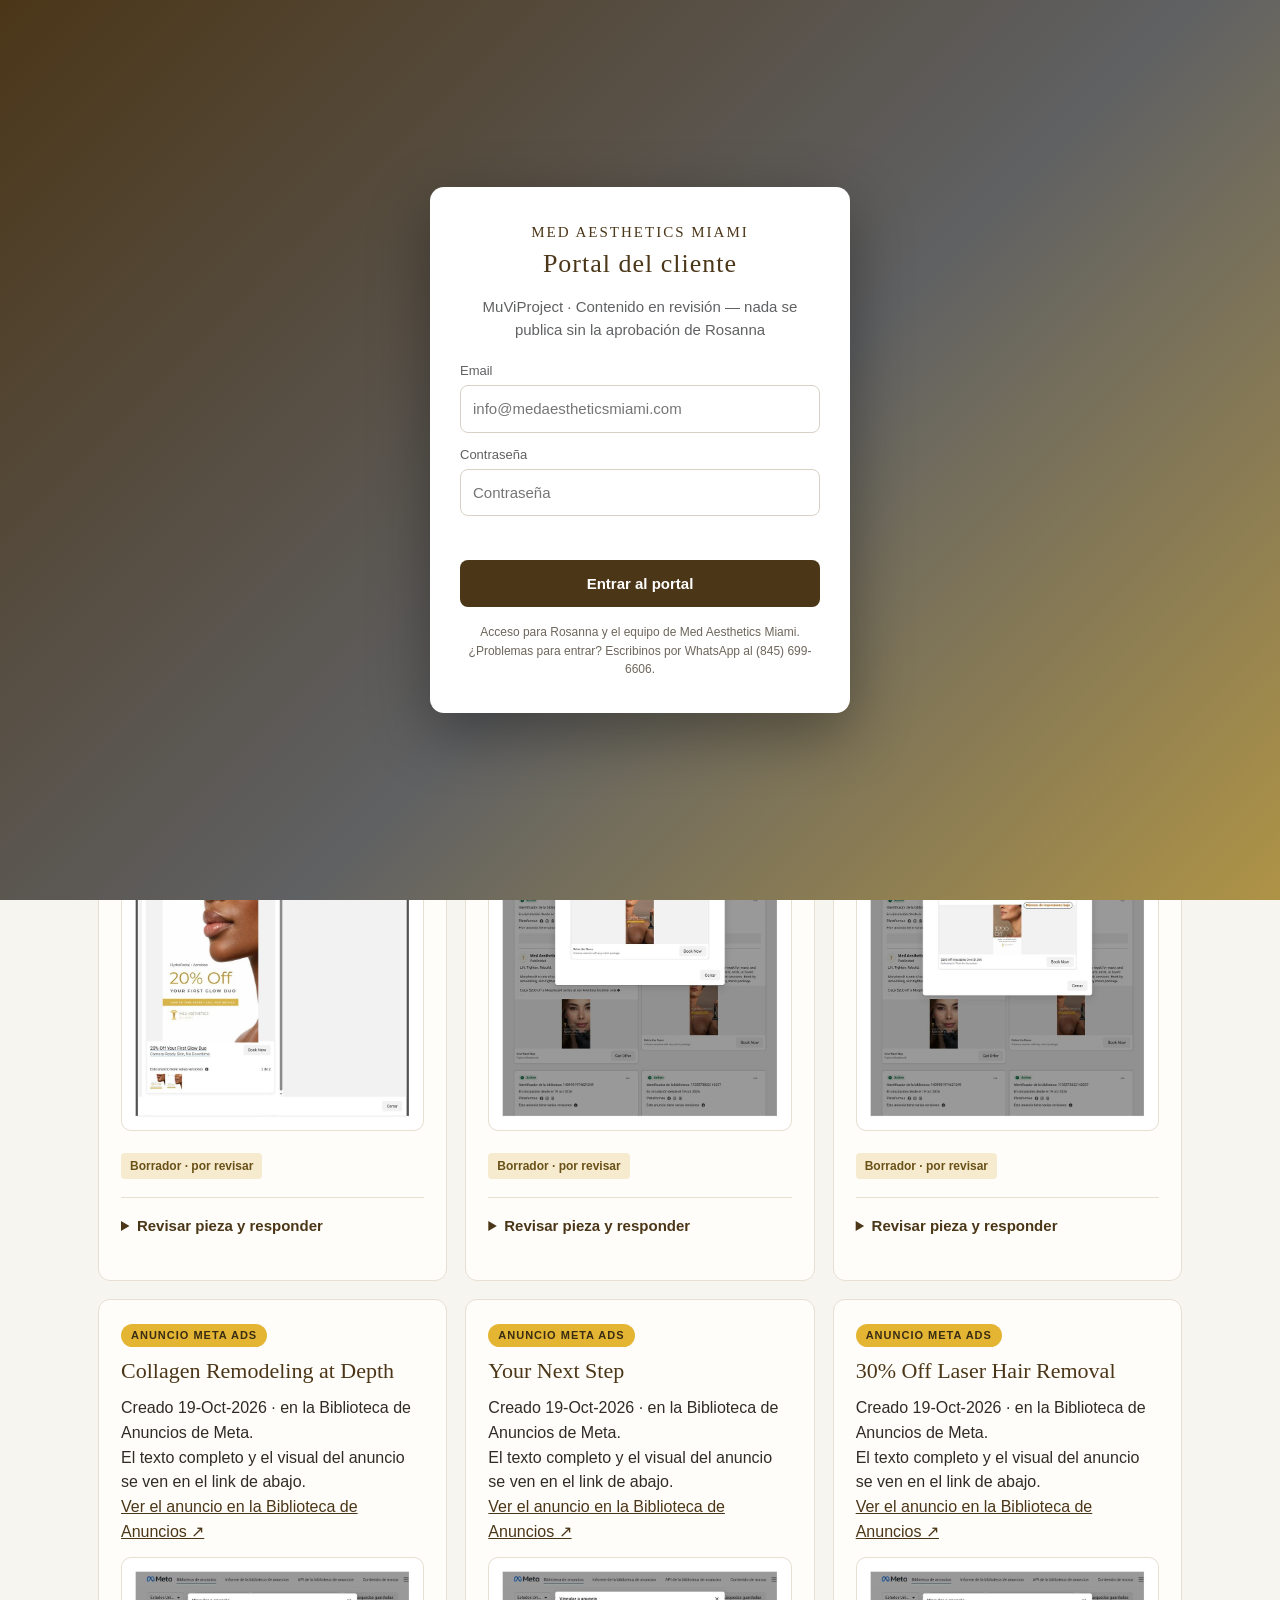
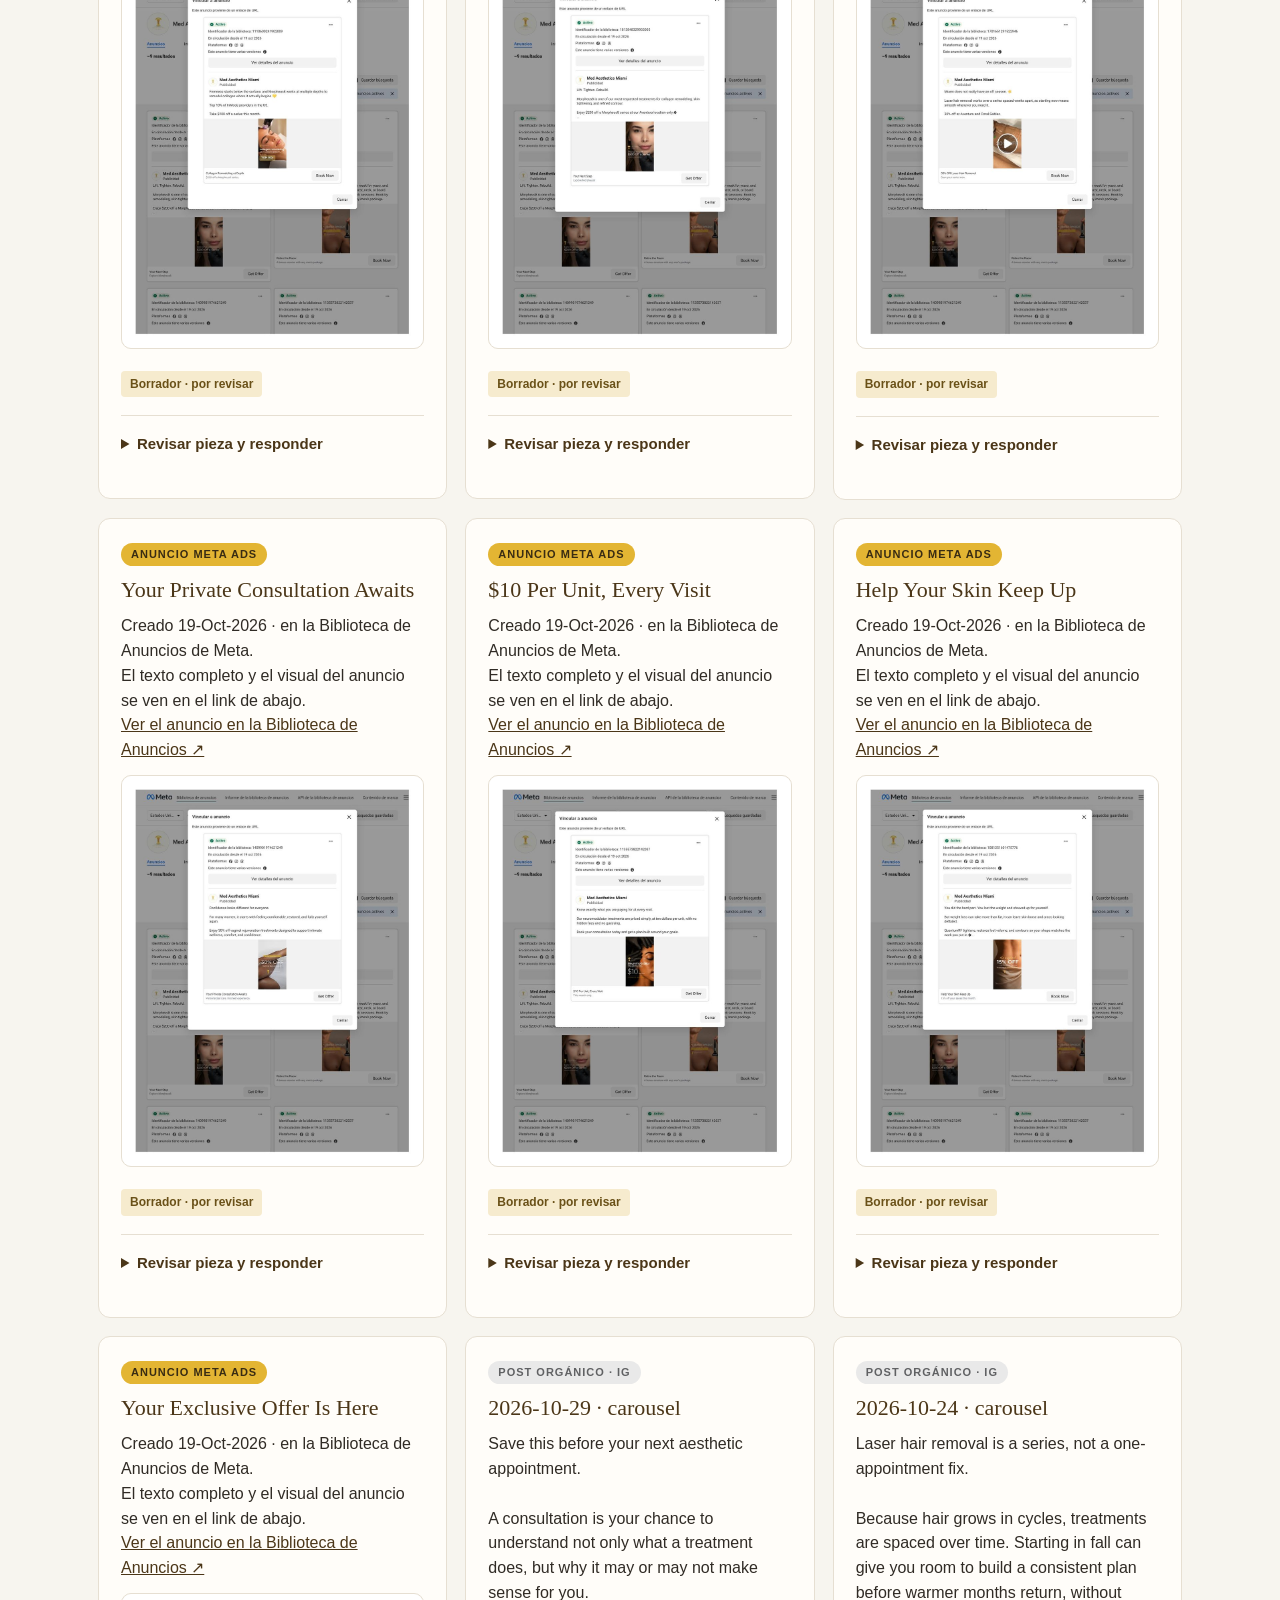
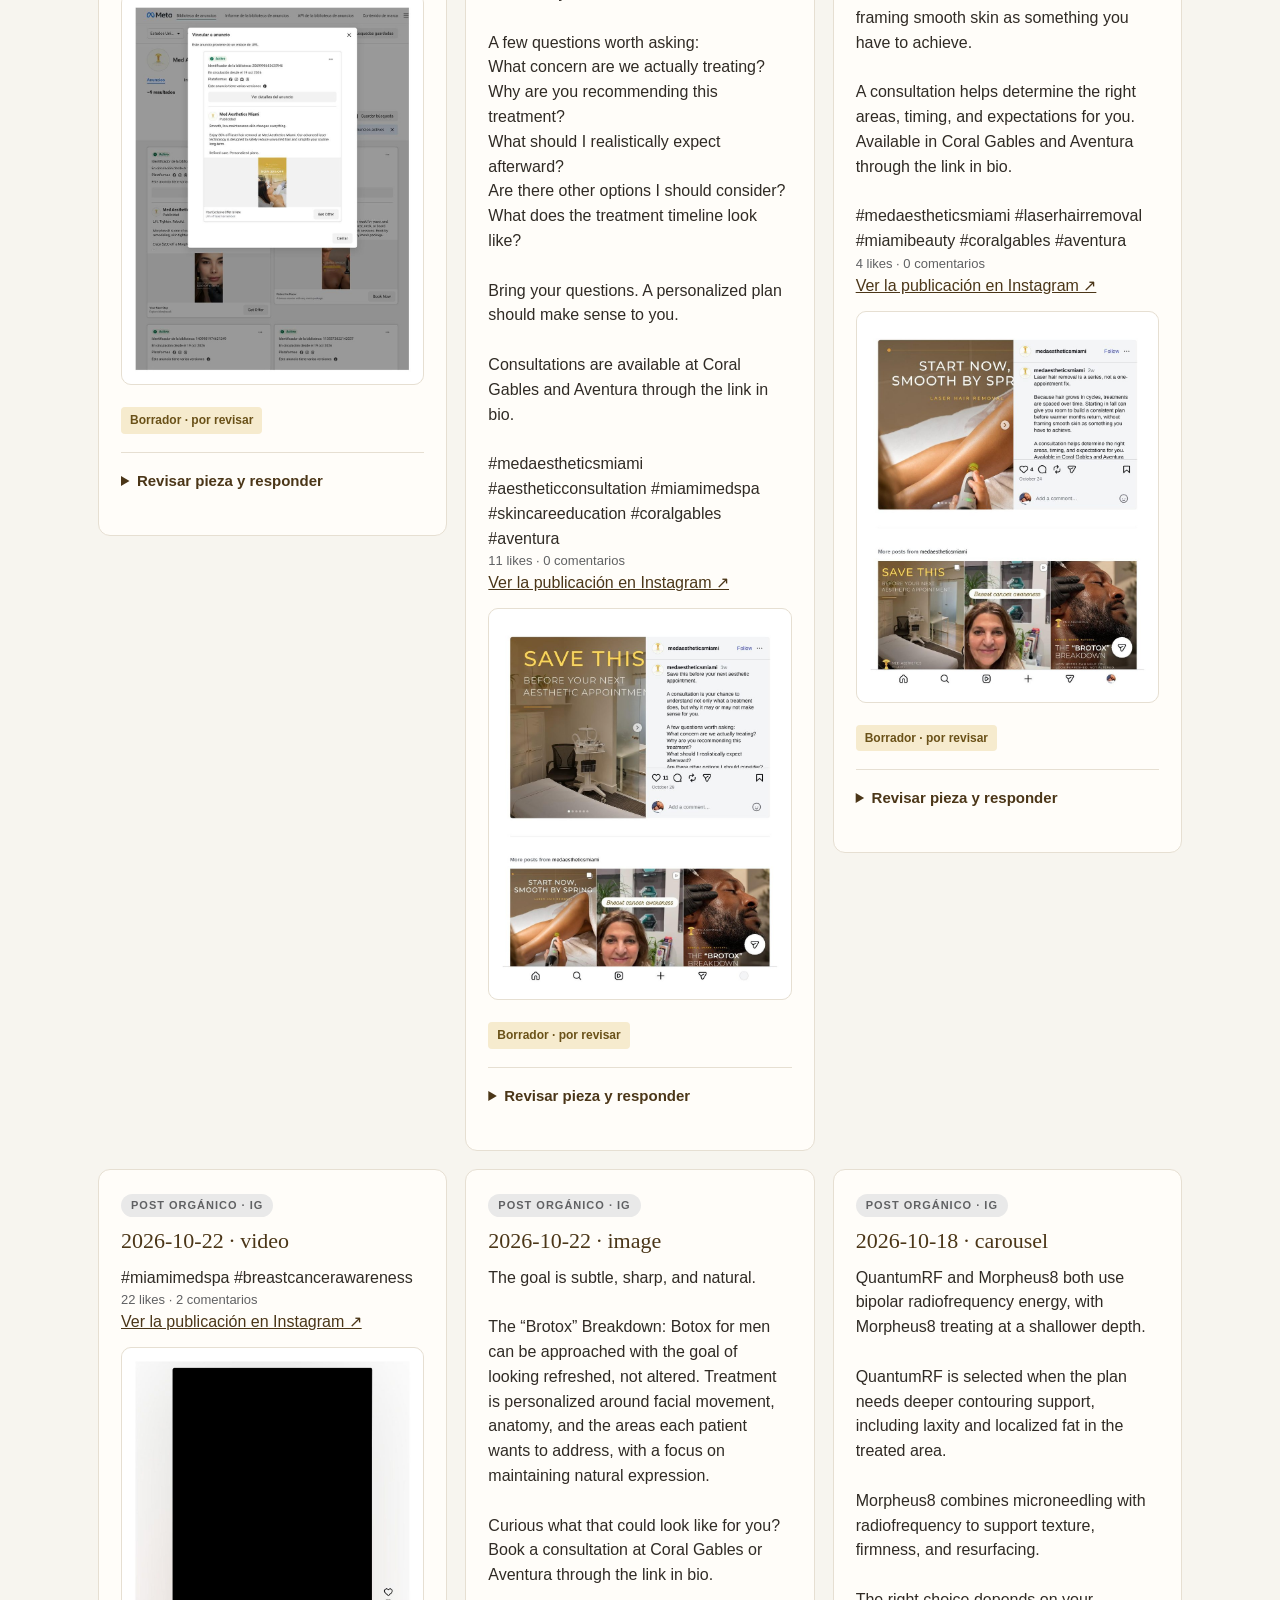
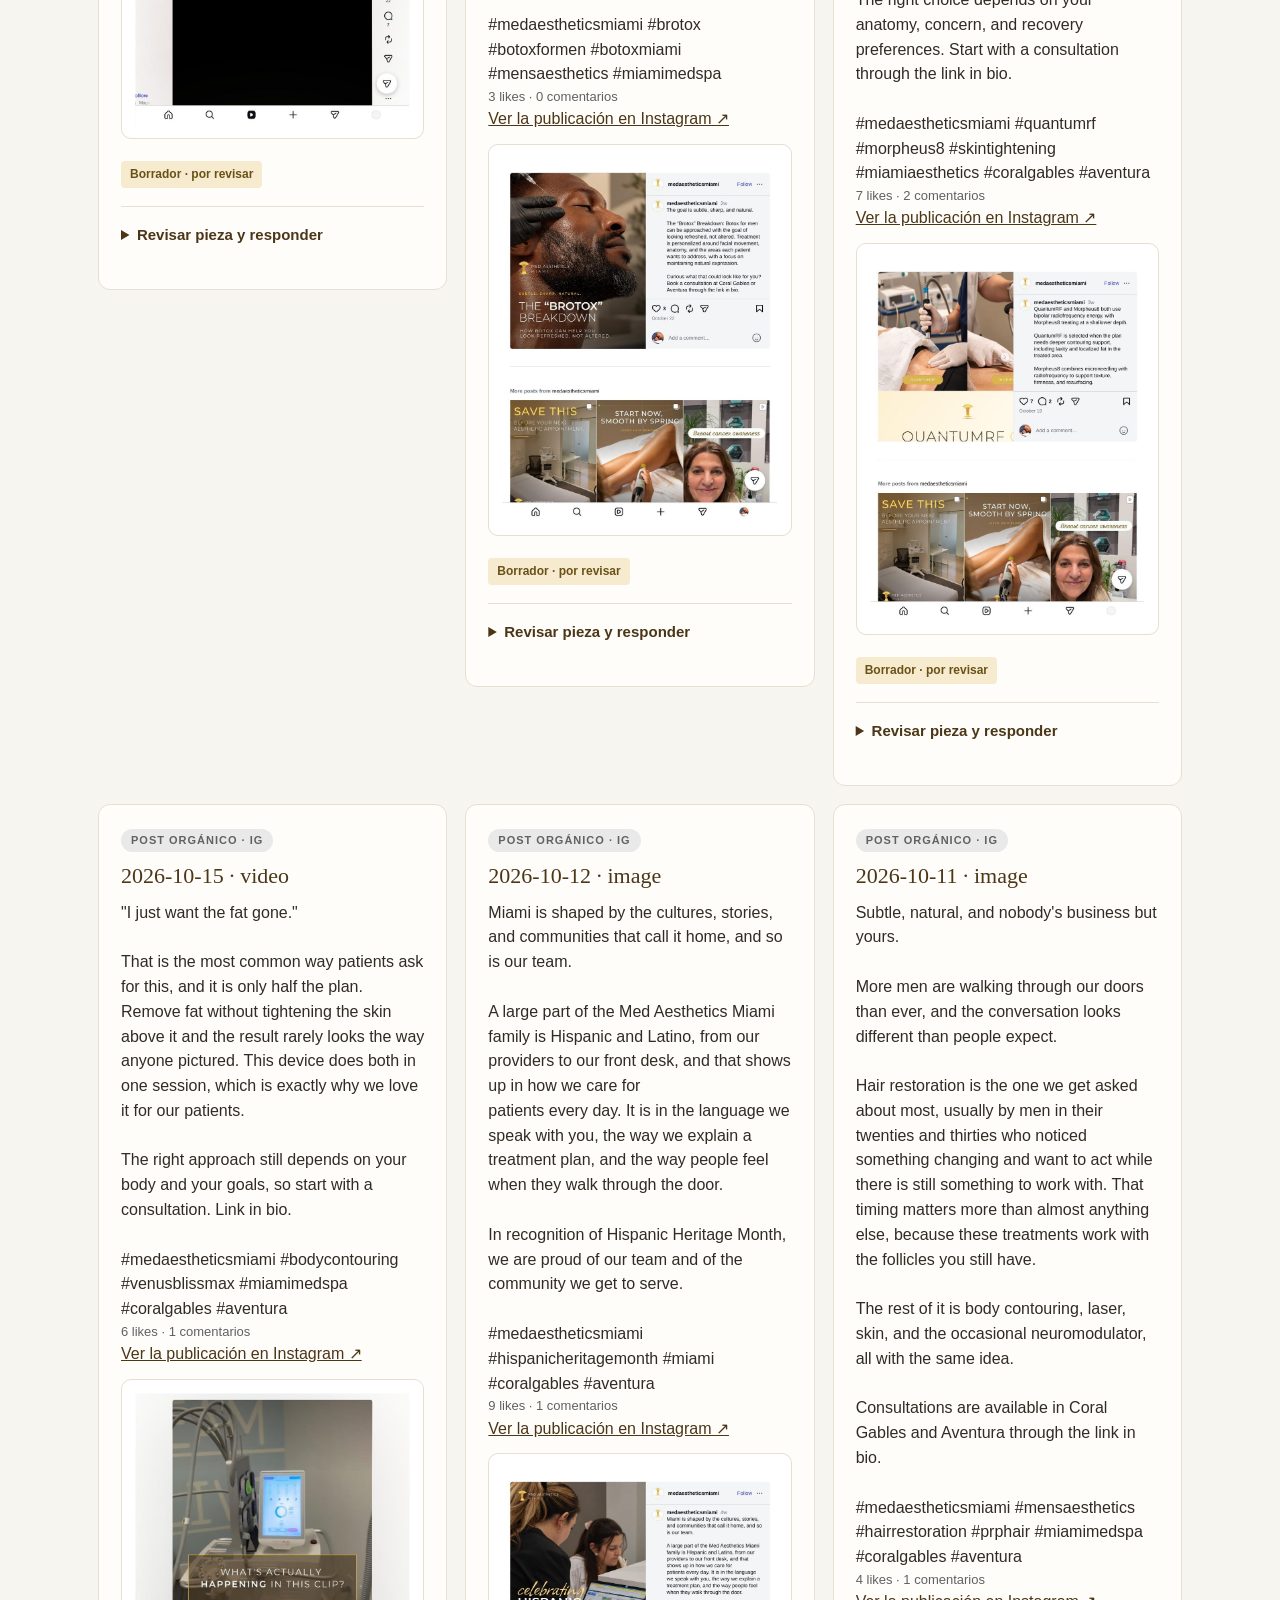
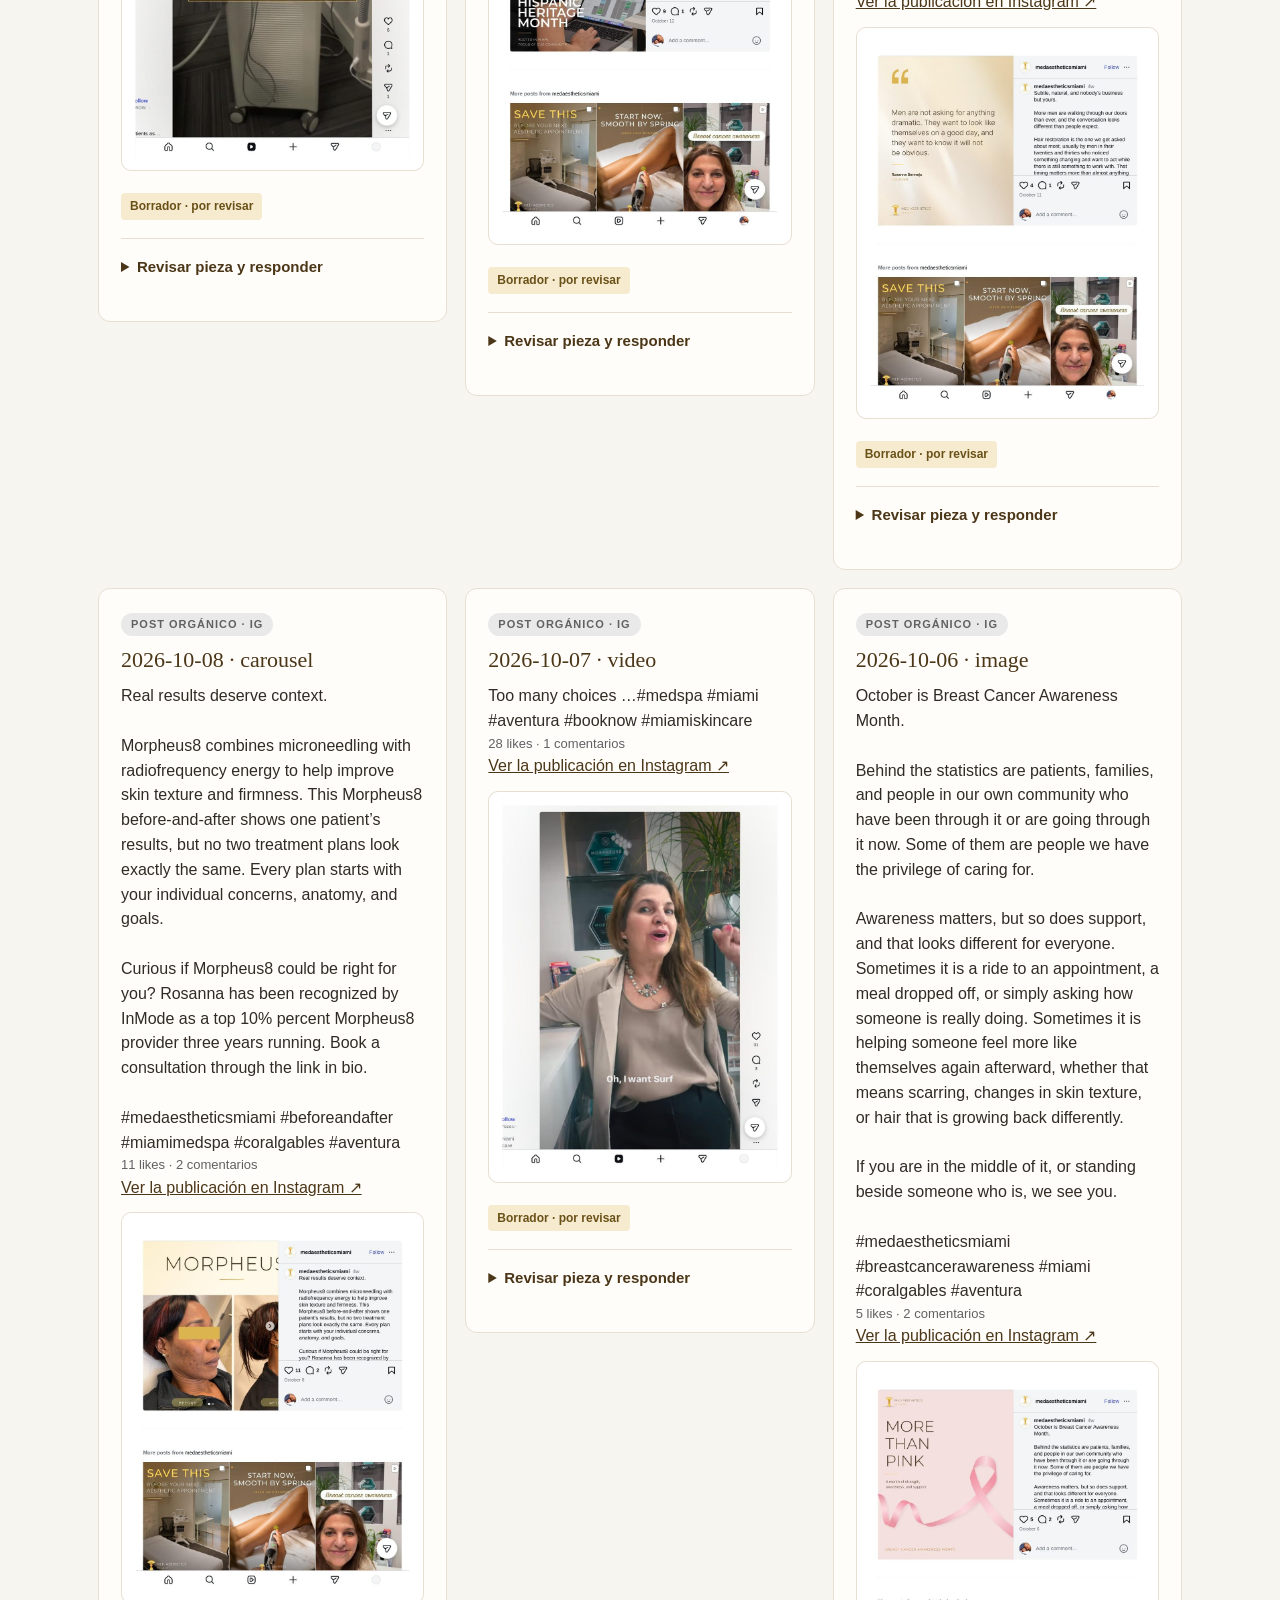
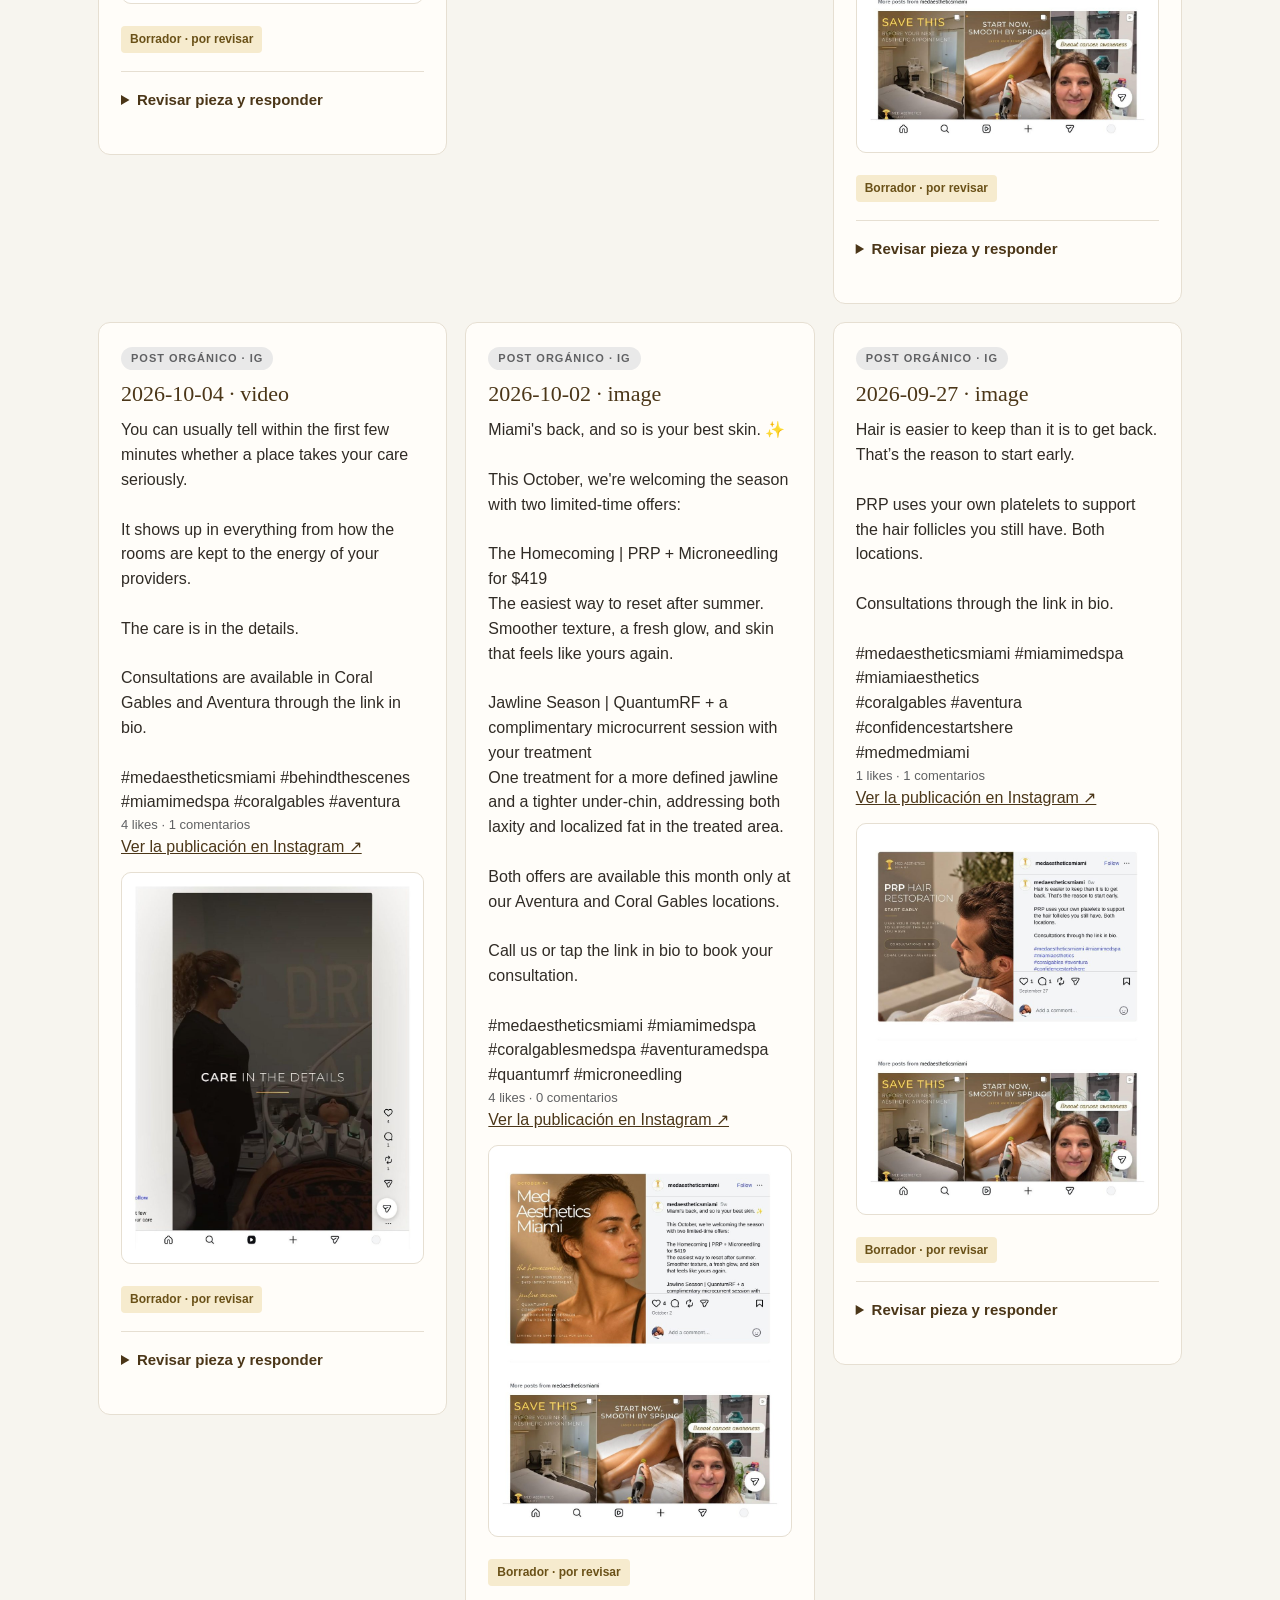
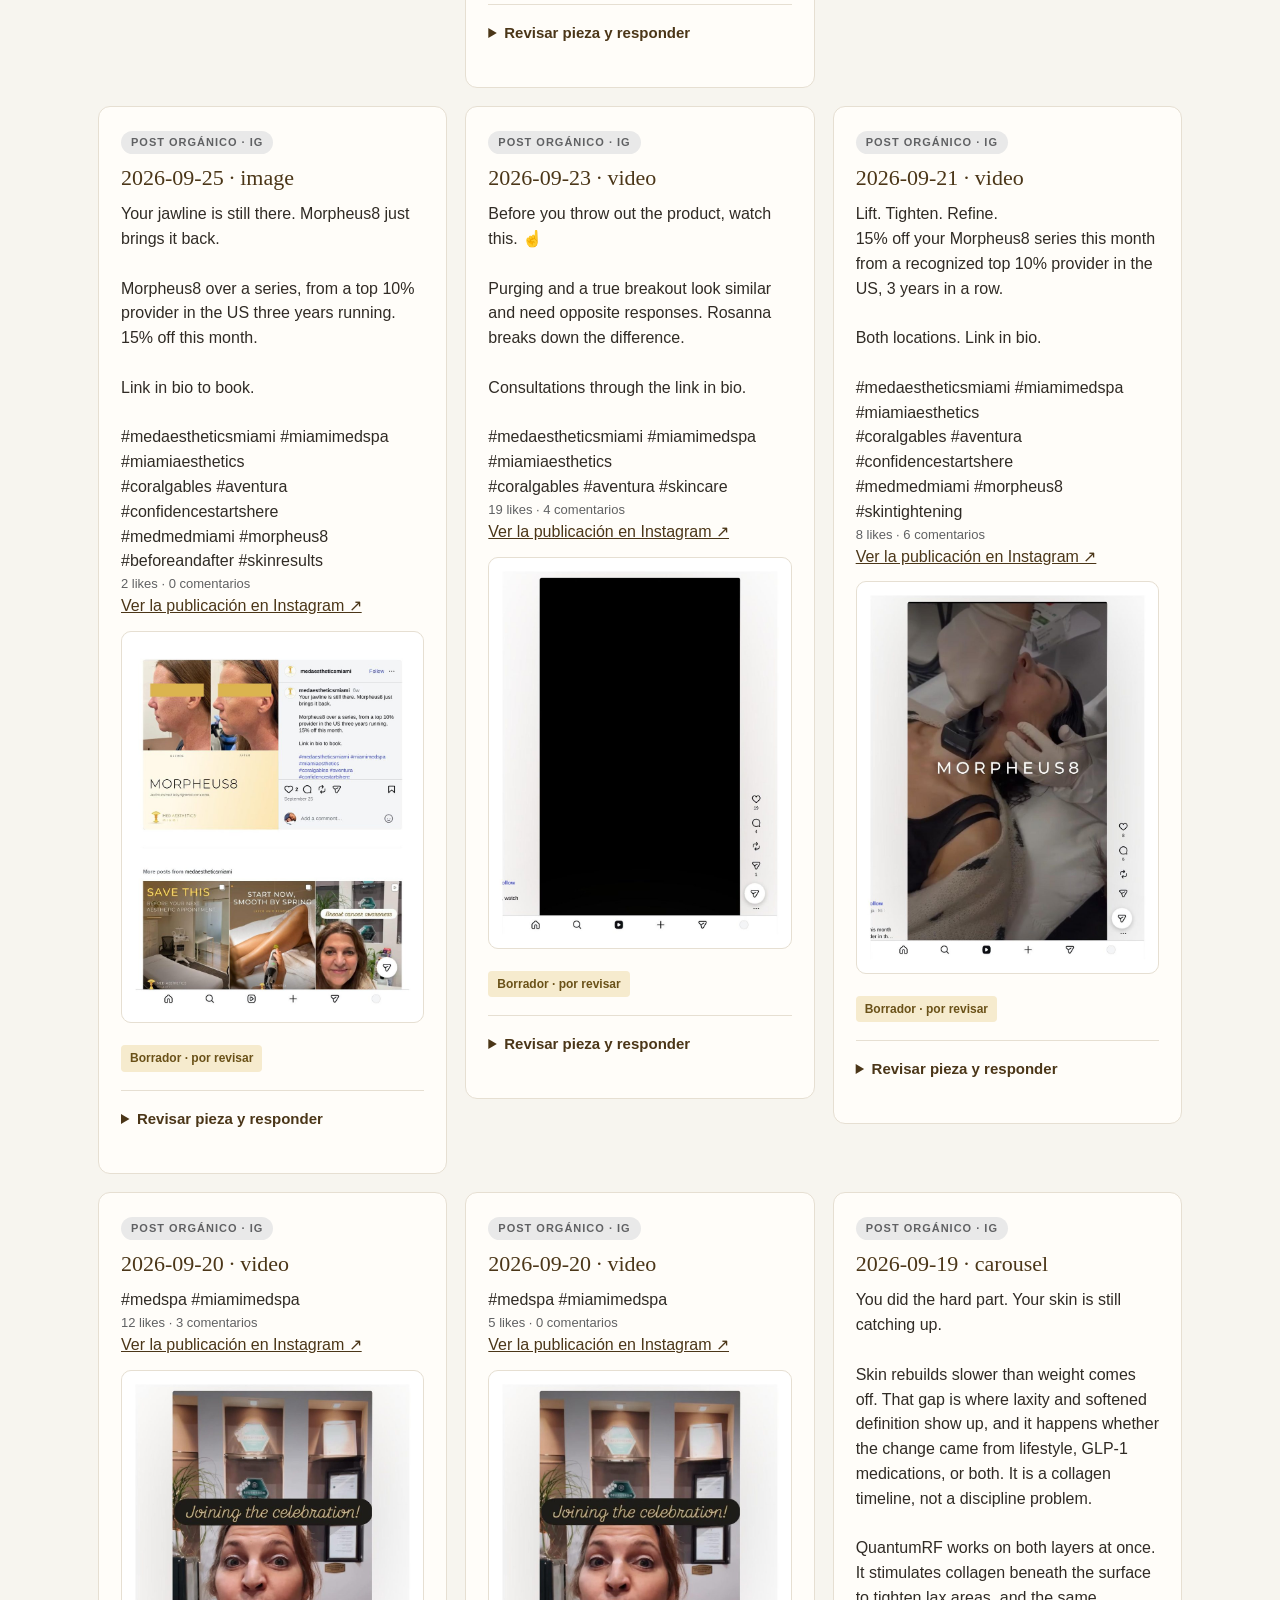
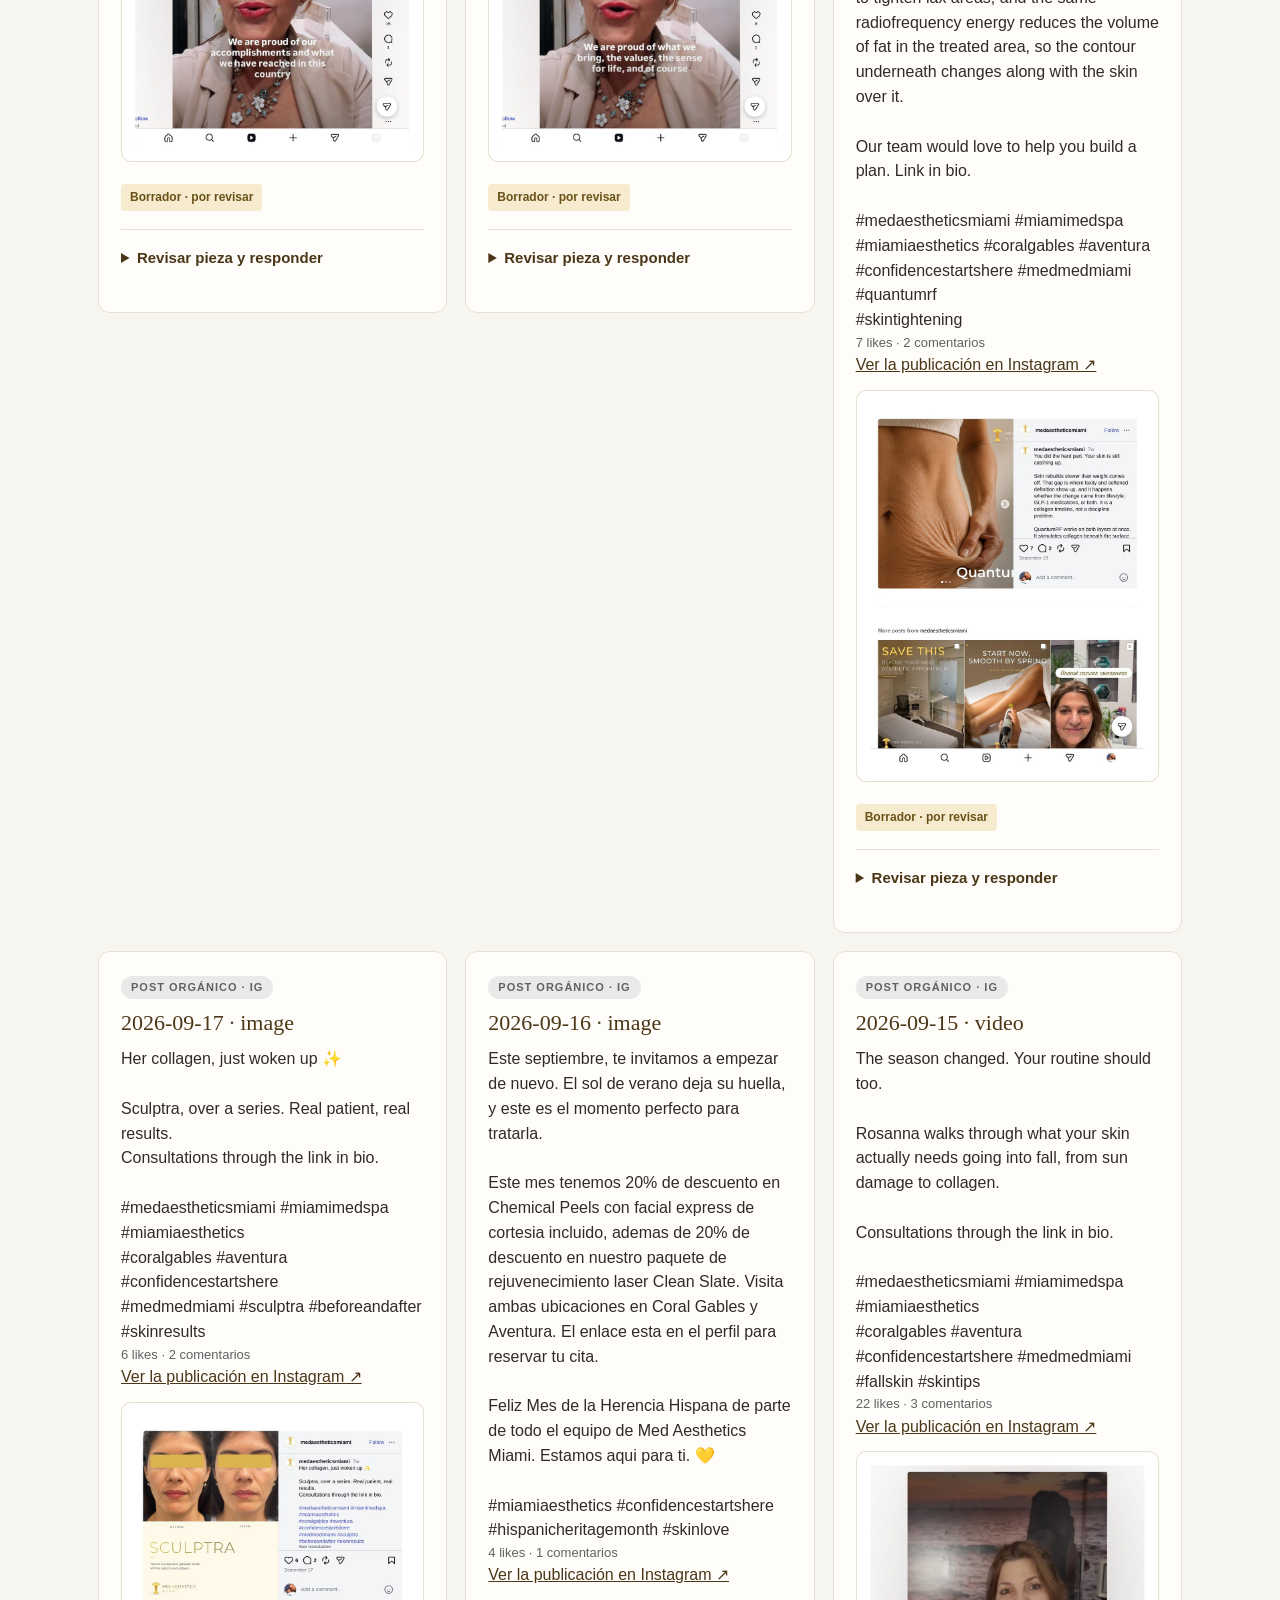
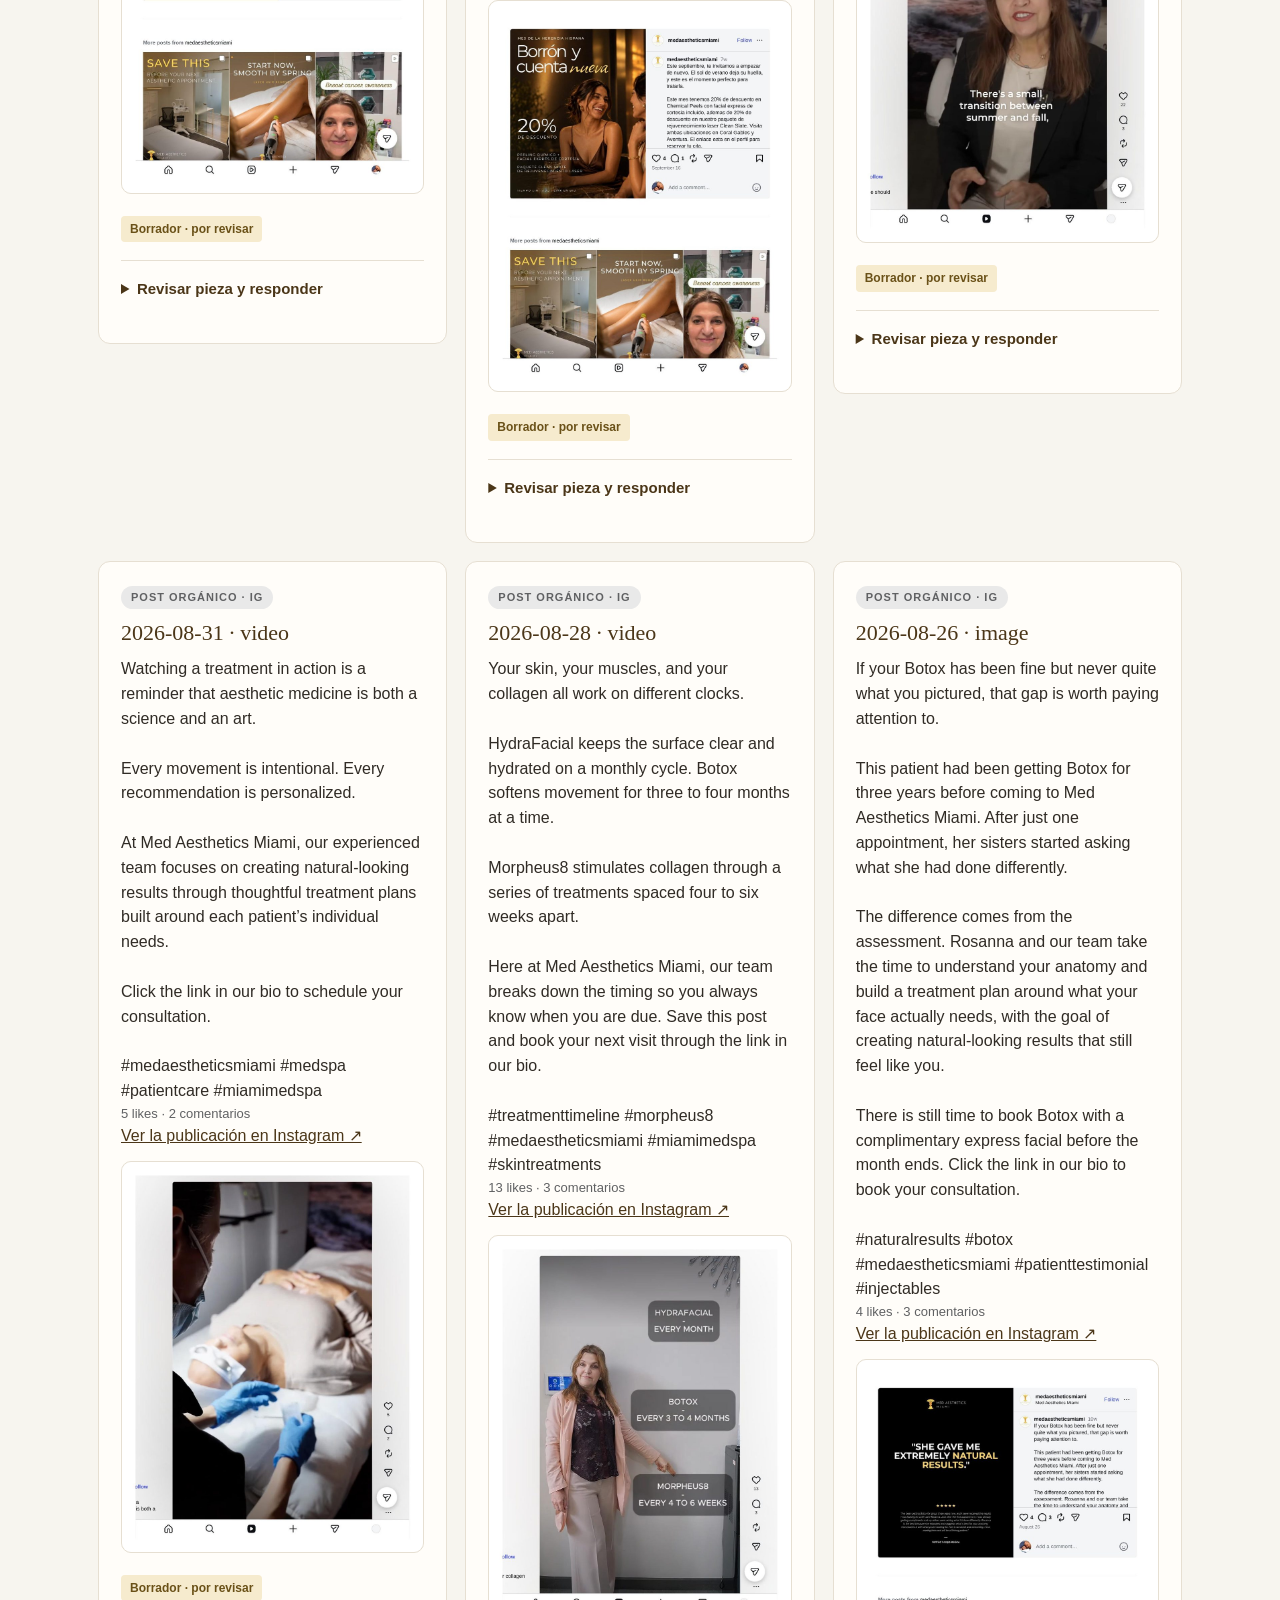
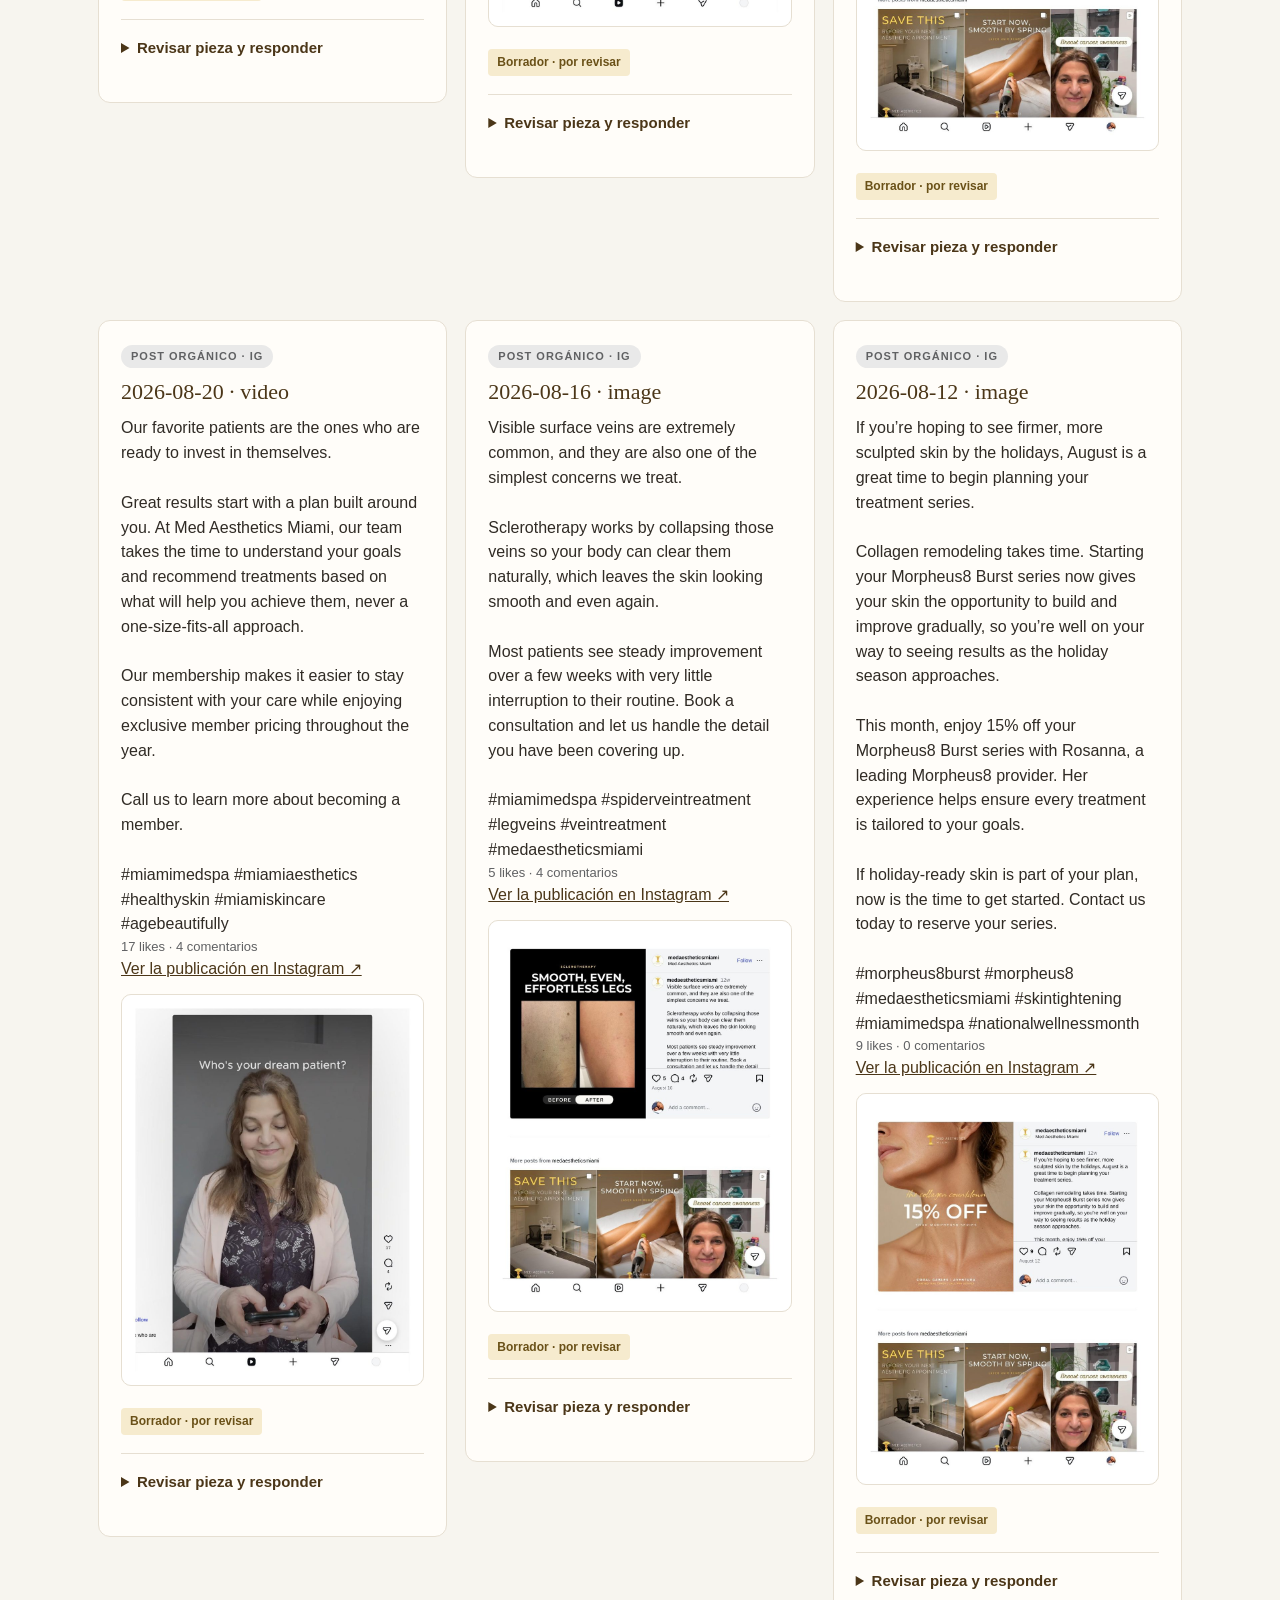
<file: vallure.html>
<!DOCTYPE html>
<html lang="es">
<head>
<meta charset="utf-8">
<meta name="viewport" content="width=device-width, initial-scale=1">
<title>Med Aesthetics Miami — Contenido de Vallure · Portal del cliente</title>
<style>
:root{--gold:#e3b533;--gray:#606163;--ink:#2b2b2b;--light:#f2f9ff;--cream:#ecf0e4;--brown:#4b3618;--white:#fff}
*{box-sizing:border-box;margin:0;padding:0}
body{font-family:-apple-system,'Segoe UI',Helvetica,Arial,sans-serif;color:var(--ink);background:#faf8f2;line-height:1.55;overflow-x:hidden}
.brand{font-family:Georgia,'Times New Roman',serif}
.wrap{max-width:1060px;margin:0 auto;padding:0 20px}
/* ---------- login ---------- */
#gate{position:fixed;inset:0;z-index:100;display:flex;align-items:center;justify-content:center;background:linear-gradient(135deg,#4b3618 0%,#606163 55%,#e3b533 130%);padding:20px}
#gate.hidden{display:none}
.gate-card{background:#fff;border-radius:14px;max-width:420px;width:100%;padding:34px 30px;box-shadow:0 20px 60px rgba(0,0,0,.35);text-align:center}
.gate-card h1{font-family:Georgia,serif;color:var(--brown);font-size:26px;font-weight:400;letter-spacing:1px}
.gate-card .sub{color:var(--gray);font-size:14px;margin:6px 0 22px}
.gate-card label{display:block;text-align:left;font-size:13px;color:var(--gray);margin:12px 0 4px}
.gate-card input{width:100%;padding:11px 12px;border:1px solid #d8d2c4;border-radius:8px;font-size:15px}
.gate-card input:focus{outline:2px solid var(--gold)}
.btn{display:inline-block;background:var(--gold);color:#fff;border:0;border-radius:8px;padding:12px 22px;font-size:15px;font-weight:700;cursor:pointer;text-decoration:none}
.btn:hover{background:#cfa12a}
.btn-ghost{background:#fff;color:var(--brown);border:1.5px solid var(--gold)}
#gate-err{color:#b3261e;font-size:13px;min-height:18px;margin-top:10px}
.gate-note{font-size:12px;color:#999;margin-top:16px}
/* ---------- hero ---------- */
.hero{position:relative;color:#fff;overflow:hidden;background:linear-gradient(120deg,#4b3618 0%,#606163 60%,#8a7a3a 100%)}
.hero-media{position:absolute;inset:0}
.hero-media img{width:100%;height:100%;object-fit:cover;display:block}
.hero-media::after{content:"";position:absolute;inset:0;background:linear-gradient(120deg,rgba(75,54,24,.88),rgba(96,97,99,.72) 60%,rgba(227,181,51,.45))}
.hero-inner{position:relative;padding:64px 0 54px}
.hero-eyebrow{letter-spacing:3px;font-size:12px;text-transform:uppercase;color:var(--gold)}
.hero h1{font-family:Georgia,serif;font-weight:400;font-size:44px;line-height:1.15;margin:12px 0 10px;max-width:640px}
.hero p.lede{font-size:18px;max-width:620px;color:#f4efe2}
.hero-cta{margin-top:22px;display:flex;gap:12px;flex-wrap:wrap}
.hero-cta .btn-ghost{color:#fff;border-color:#fff;background:transparent}
.seals{display:flex;gap:10px;flex-wrap:wrap;margin-top:28px}
.seal{background:rgba(255,255,255,.14);border:1px solid rgba(255,255,255,.35);border-radius:999px;padding:7px 14px;font-size:13px}
/* ---------- sections ---------- */
section{padding:44px 0}
section h2{font-family:Georgia,serif;font-weight:400;font-size:30px;color:var(--brown);margin-bottom:6px}
section .intro{color:var(--gray);margin-bottom:22px;max-width:760px}
.why{display:grid;grid-template-columns:repeat(auto-fit,minmax(220px,1fr));gap:14px;margin-top:26px}
.why div{background:#fff;border:1px solid #e8e2d2;border-radius:12px;padding:18px}
.why b{color:var(--gold);font-size:22px;font-family:Georgia,serif;display:block}
.why h3{font-size:16px;margin:4px 0}
.why p{font-size:14px;color:var(--gray)}
.badge{display:inline-block;font-size:11px;font-weight:700;letter-spacing:1px;text-transform:uppercase;border-radius:999px;padding:3px 10px;background:var(--cream);color:var(--brown)}
.badge.warn{background:#fdeecb;color:#8a6d00}
.badge.gold{background:var(--gold);color:#fff}
.badge.gray{background:#e9e9e9;color:var(--gray)}
/* ---------- Anuncios en simple ---------- */
.verdict{display:inline-block;font-size:15px;font-weight:800;letter-spacing:1px;border-radius:999px;padding:6px 14px;margin:8px 0}
.verdict.good{background:#e2f3e5;color:#1d6b2f}
.verdict.mid{background:#fdf6e0;color:#8a6d00}
.verdict.bad{background:#fde8e8;color:#a12020}
.verdict.none{background:#e9e9e9;color:#606163}
.paused{display:inline-block;font-size:13px;font-weight:700;background:#e9e9e9;color:#606163;border-radius:999px;padding:4px 12px;margin:4px 0}
.adnums{font-size:14px;line-height:1.7;margin:8px 0}
.adnums b{color:var(--brown)}
.adrec{font-size:14px;background:var(--light);border-left:3px solid var(--gold);border-radius:8px;padding:10px 12px;margin-top:10px}
.adrec b{color:var(--brown)}
.sumbox{background:#fdf6e0;border:1.5px solid var(--gold);border-radius:12px;padding:16px 20px;margin-bottom:20px;font-size:15px;line-height:1.7}
.sumbox .big{font-family:Georgia,serif;font-size:22px;color:var(--brown);line-height:1.3}
.sumbox b{color:var(--brown)}
.sub{font-family:Georgia,serif;font-size:22px;color:var(--brown);margin:28px 0 8px}
.minitable{width:100%;border-collapse:collapse;font-size:13px;margin:10px 0}
.minitable th,.minitable td{border-bottom:1px solid #e8e2d2;padding:6px 8px;text-align:left}
.minitable th{color:var(--gray)}
.glos{font-size:14px;line-height:1.8}
.glos b{color:var(--brown)}
/* calendar */
.cal{display:grid;grid-template-columns:repeat(auto-fill,minmax(300px,1fr));gap:14px}
.day{background:#fff;border:1px solid #e8e2d2;border-radius:12px;padding:18px}
.day .d{font-family:Georgia,serif;font-size:19px;color:var(--brown)}
.day .fmt{font-size:13px;color:var(--gray);margin:2px 0 8px}
.day p{font-size:14px}
.day .note{font-size:13px;color:#8a6d00;background:#fdf6e0;border-radius:8px;padding:8px 10px;margin-top:10px}
.day .adapt{font-size:13px;color:#2b2b2b;background:#f2f9ff;border-left:3px solid var(--gold);border-radius:8px;padding:8px 10px;margin-top:10px}
.thumbs{display:flex;gap:8px;margin:12px 0}.thumbs img{width:32%;height:auto;border-radius:10px;border:2px solid var(--gold);display:block}.thumbs.one img{width:100%}
.rule{background:#fdf6e0;border:1.5px solid var(--gold);border-radius:12px;padding:14px 18px;font-size:15px;margin-bottom:20px}
.day .nets{font-size:12px;color:var(--gray);margin-top:8px}
.day.empty{background:var(--cream);border-style:dashed}
/* scripts */
details{background:#fff;border:1px solid #e8e2d2;border-radius:12px;margin-bottom:12px;padding:16px 18px}
details summary{cursor:pointer;font-family:Georgia,serif;font-size:19px;color:var(--brown);list-style:none}
details summary::-webkit-details-marker{display:none}
details summary .n{color:var(--gold);font-weight:700;margin-right:8px}
details .meta{font-size:13px;color:var(--gray);margin:6px 0 10px}
details .lbl{font-size:11px;font-weight:700;letter-spacing:1px;text-transform:uppercase;color:var(--gray);margin-top:12px}
details .hook{font-family:Georgia,serif;font-size:18px;color:var(--brown)}
details ul{margin:6px 0 6px 20px;font-size:14px}
details .cap{font-size:13px;color:var(--gray);background:var(--light);border-radius:8px;padding:10px 12px;margin-top:8px}
.warnbox{font-size:13px;color:#8a6d00;background:#fdf6e0;border-radius:8px;padding:8px 10px;margin-top:10px}
/* graphics + offers */
.grid{display:grid;grid-template-columns:repeat(auto-fill,minmax(300px,1fr));gap:14px}
.card{background:#fff;border:1px solid #e8e2d2;border-radius:12px;padding:18px}
.card h3{font-family:Georgia,serif;font-weight:400;font-size:18px;color:var(--brown);margin:6px 0}
.card p{font-size:14px}
.card .price{font-family:Georgia,serif;font-size:22px;color:var(--brown);margin:6px 0}
.card .vig{font-size:12px;color:var(--gray)}
.card .need{font-size:13px;color:#8a6d00;background:#fdf6e0;border-radius:8px;padding:8px 10px;margin-top:10px}
.approve{margin-top:12px}
.approve a{display:inline-block;background:#25D366;color:#fff;font-weight:700;font-size:13px;border-radius:999px;padding:8px 16px;text-decoration:none}
.approve a:hover{background:#1da851}
/* feedback por WhatsApp */
.fb{margin-top:10px}
.fb textarea{width:100%;padding:10px 12px;border:1px solid #d8d2c4;border-radius:8px;font-size:14px;font-family:inherit;resize:vertical;min-height:56px}
.fb textarea:focus{outline:2px solid var(--gold)}
.fb-btn{display:inline-block;margin-top:8px;background:#fff;color:var(--brown);border:1.5px solid var(--gold);border-radius:999px;padding:8px 16px;font-size:13px;font-weight:700;cursor:pointer;font-family:inherit}
.fb-btn:hover{background:#fdf6e0}
.band{position:relative;overflow:hidden;border-radius:12px;min-height:120px;display:flex;align-items:center;justify-content:center;background:linear-gradient(120deg,#4b3618,#606163 60%,#e3b533);margin:8px 0 22px}
.band img{position:absolute;inset:0;width:100%;height:100%;object-fit:cover}
.band span{position:relative;color:#fff;font-family:Georgia,serif;font-size:22px;text-align:center;padding:20px}
/* pendientes */
.pend{background:#fff;border:1px solid #e8e2d2;border-radius:12px;padding:22px}
.pend li{margin:8px 0 8px 20px;font-size:14px}
footer{background:var(--brown);color:#e8dfc8;padding:30px 0;text-align:center;font-size:13px}
footer a{color:var(--gold)}
.topbar{background:var(--brown);color:#fff;font-size:13px;padding:10px 0}
.topbar .wrap{display:flex;justify-content:space-between;gap:12px;flex-wrap:wrap}
.topbar a{color:var(--gold);text-decoration:none}
/* redes: cápsulas con el color de cada marca (definido una vez acá) */
.nets{display:flex;flex-wrap:nowrap;gap:6px;margin-top:8px}
.net{display:inline-flex;align-items:center;border-radius:999px;padding:3px 11px;font-size:11px;font-weight:700;letter-spacing:.4px;color:#fff;white-space:nowrap}
.net-ig{background:linear-gradient(45deg,#f09433,#e6683c,#dc2743,#cc2366,#bc1888)}
.net-fb{background:#1877F2}
.net-tt{background:#010101;border:1.5px solid #25F4EE;box-shadow:inset 0 -2px 0 #FE2C55}
.net-yt{background:#FF0000}
/* botón vista previa */
.pv{margin-top:10px}
.pv-btn{display:inline-block;background:#fff;color:var(--brown);border:1.5px solid var(--gray);border-radius:999px;padding:8px 16px;font-size:13px;font-weight:700;cursor:pointer;font-family:inherit}
.pv-btn:hover{border-color:var(--gold);background:#fdf6e0}
/* modal de vista previa */
.modal-overlay{position:fixed;inset:0;z-index:200;display:none;align-items:center;justify-content:center;background:rgba(43,43,43,.65);padding:16px}
.modal-overlay.open{display:flex}
.modal{position:relative;background:#fff;border-radius:14px;max-width:640px;width:100%;max-height:88vh;overflow-y:auto;padding:26px 24px 22px;box-shadow:0 24px 70px rgba(0,0,0,.4)}
.modal-close{position:absolute;top:10px;right:12px;width:44px;height:44px;border:0;border-radius:50%;background:var(--cream);color:var(--brown);font-size:28px;line-height:1;cursor:pointer;z-index:1}
.modal-close:hover{background:var(--gold);color:#fff}
.modal .day,.modal .card{border:0;padding:0}
.modal details{border:0;padding:0;margin:0}
.modal .approve,.modal .fb{margin-top:14px}
@media(max-width:640px){
  .hero h1{font-size:32px}
  section h2{font-size:25px}
  .hero-inner{padding:44px 20px 38px}
  .modal-overlay{padding:8px}
  .modal{width:94vw;max-height:90vh;padding:22px 16px 18px;border-radius:16px}
  .modal-close{width:48px;height:48px;font-size:30px;top:8px;right:8px}
  .approve a,.fb-btn,.pv-btn{display:block;text-align:center;margin-top:8px}
  .fb textarea{font-size:16px}
}
/* ---------- menú superior (siempre visible) ---------- */
.nav{position:sticky;top:0;z-index:60;background:var(--brown);border-bottom:3px solid var(--gold)}
.nav .wrap{display:flex;gap:2px;overflow-x:auto;white-space:nowrap;padding-top:0;padding-bottom:0}
.nav a{color:#e8dfc8;text-decoration:none;font-size:14px;font-weight:600;padding:12px 13px;flex-shrink:0}
.nav a:hover{color:#fff}
.nav a.active{background:var(--gold);color:#fff}
</style>
<link rel="stylesheet" href="ux.css">
</head>
<body><a class="skip-link" href="#contenido">Saltar al contenido</a>
<!-- ============================================================
     CONFIGURACIÓN DEL ACCESO (editar acá para cambiar la clave)
     La contraseña de este portal es una CORTINA VISUAL, no
     seguridad real: al ser un sitio estático (GitHub Pages),
     cualquiera que lea el código puede verla. Para acceso
     protegido de verdad, usar Cloudflare Access.
     ============================================================ -->
<script>
var PORTAL_PASSWORD = "MedAesthetics2026";
var PORTAL_EMAIL_DOMAIN = "@medaestheticsmiami.com";
</script>

<div id="gate">
  <div class="gate-card">
    <div class="brand" style="color:#e3b533;font-size:15px;letter-spacing:2px">MED AESTHETICS MIAMI</div>
    <h1>Portal del cliente</h1>
    <div class="sub">MuViProject · Contenido en revisión — nada se publica sin la aprobación de Rosanna</div>
    <form id="gate-form">
      <label for="gate-email">Email</label>
      <input id="gate-email" type="email" placeholder="info@medaestheticsmiami.com" autocomplete="username" required>
      <label for="gate-pass">Contraseña</label>
      <input id="gate-pass" type="password" placeholder="Contraseña" autocomplete="current-password" required>
      <div id="gate-err"></div>
      <div style="margin-top:16px"><button class="btn" type="submit" style="width:100%">Entrar al portal</button></div>
    </form>
    <div class="gate-note">Acceso para Rosanna y el equipo de Med Aesthetics Miami.<br>¿Problemas para entrar? Escribinos por WhatsApp al (845) 699-6606.</div>
  </div>
</div>
<script>
(function(){
  var gate = document.getElementById('gate');
  try { if (sessionStorage.getItem('mam_auth') === '1') { gate.classList.add('hidden'); } } catch(e){}
  document.getElementById('gate-form').addEventListener('submit', function(ev){
    ev.preventDefault();
    var email = document.getElementById('gate-email').value.trim().toLowerCase();
    var pass = document.getElementById('gate-pass').value;
    var err = document.getElementById('gate-err');
    if (email.slice(-PORTAL_EMAIL_DOMAIN.length) !== PORTAL_EMAIL_DOMAIN) {
      err.textContent = 'Usá tu email de Med Aesthetics Miami (@medaestheticsmiami.com).';
      return;
    }
    if (pass !== PORTAL_PASSWORD) {
      err.textContent = 'Contraseña incorrecta. Revisala e intentá de nuevo.';
      return;
    }
    try { sessionStorage.setItem('mam_auth', '1'); } catch(e){}
    gate.classList.add('hidden');
    window.scrollTo(0, 0);
  });
})();
</script>

<div class="topbar"><div class="wrap"><span>Med Aesthetics Miami · Portal del cliente — MuViProject</span><span><a href="#" onclick="try{sessionStorage.removeItem('mam_auth')}catch(e){};location.reload();return false;">Salir</a></span></div></div>
<nav class="nav" aria-label="Navegación principal"><div class="wrap"><a href="index.html">Resumen</a><a href="calendario.html">Calendario</a><a href="revision.html">Para revisar</a><a href="resultados.html">Resultados</a><a href="biblioteca.html" class="active" aria-current="page">Biblioteca</a></div></nav><main id="contenido"><div class="wrap ux-breadcrumb"><a href="biblioteca.html">Biblioteca</a><span aria-hidden="true"> / </span><span>Vallure</span></div>


<section style="background:#fff"><div class="wrap">
  <h1>Contenido de Vallure — para aprobar</h1>
  <p class="intro">Todo lo que hizo Vallure Agency y está publicado o corriendo: <b>10 anuncios de Meta Ads</b> (lo visible en la Biblioteca de Anuncios) y <b>49 posteos orgánicos de Instagram</b> (29-may a 29-oct-2026, el último post fue el 29-oct). Cada tarjeta muestra su visual (captura de la página original) y el link al original, y los botones de siempre: aprobar por WhatsApp, Ver detalle y enviar comentario. <b>Ojo:</b> los visuales son capturas de página, no los archivos originales: en los carruseles se ve solo la 1ª lámina y en los reels un fotograma; 3 reels (22-oct, 23-sep y 27-jun) salieron con el fotograma en negro porque el video no cargó en la captura — se ven abriendo el link de la tarjeta. Si un anuncio o post no te gusta, pedí el cambio en esa misma tarjeta.</p>
  <div class="grid"><article class="card"><span class="badge gold">Anuncio Meta Ads</span><h3>20% Off Your First Glow Duo</h3><p>Creado 02-Nov-2026 · en la Biblioteca de Anuncios de Meta.</p><p>El texto completo y el visual del anuncio se ven en el link de abajo.</p><p><a href="https://www.facebook.com/ads/library/?id=1637228915112035" target="_blank" rel="noopener">Ver el anuncio en la Biblioteca de Anuncios ↗</a></p><div class="thumbs one"><img src="assets/vallure/vallure-ad-01.jpg" alt="Captura del anuncio de Vallure"></div><span class="ux-status">Borrador · por revisar</span><details class="ux-disclosure"><summary>Revisar pieza y responder</summary><div class="approve"><a href="https://wa.me/18456996606?text=Hola%20Daniel%2C%20apruebo%20el%20anuncio%20de%20Vallure%3A%2020%25%20Off%20Your%20First%20Glow%20Duo" target="_blank" rel="noopener">Aprobar por WhatsApp</a></div><div class="pv"><button type="button" class="pv-btn" onclick="openPreview(this)">Ver detalle</button></div><div class="fb"><textarea rows="2" placeholder="Escribí tu comentario sobre esta pieza…"></textarea><button type="button" class="fb-btn" data-piece="el anuncio de Vallure: 20% Off Your First Glow Duo" onclick="mamFeedback(this)">Enviar comentario por WhatsApp</button></div><p class="ux-meta">La respuesta se envía por WhatsApp; el portal no la registra automáticamente.</p></details></article>
<article class="card"><span class="badge gold">Anuncio Meta Ads</span><h3>Retire the Razor</h3><p>Creado 02-Nov-2026 · en la Biblioteca de Anuncios de Meta.</p><p>El texto completo y el visual del anuncio se ven en el link de abajo.</p><p><a href="https://www.facebook.com/ads/library/?id=1418799620433816" target="_blank" rel="noopener">Ver el anuncio en la Biblioteca de Anuncios ↗</a></p><div class="thumbs one"><img src="assets/vallure/vallure-ad-02.jpg" alt="Captura del anuncio de Vallure"></div><span class="ux-status">Borrador · por revisar</span><details class="ux-disclosure"><summary>Revisar pieza y responder</summary><div class="approve"><a href="https://wa.me/18456996606?text=Hola%20Daniel%2C%20apruebo%20el%20anuncio%20de%20Vallure%3A%20Retire%20the%20Razor" target="_blank" rel="noopener">Aprobar por WhatsApp</a></div><div class="pv"><button type="button" class="pv-btn" onclick="openPreview(this)">Ver detalle</button></div><div class="fb"><textarea rows="2" placeholder="Escribí tu comentario sobre esta pieza…"></textarea><button type="button" class="fb-btn" data-piece="el anuncio de Vallure: Retire the Razor" onclick="mamFeedback(this)">Enviar comentario por WhatsApp</button></div><p class="ux-meta">La respuesta se envía por WhatsApp; el portal no la registra automáticamente.</p></details></article>
<article class="card"><span class="badge gold">Anuncio Meta Ads</span><h3>$200 Off Injectables Over $1,000</h3><p>Creado 02-Nov-2026 · en la Biblioteca de Anuncios de Meta.</p><p>El texto completo y el visual del anuncio se ven en el link de abajo.</p><p><a href="https://www.facebook.com/ads/library/?id=29938989115703523" target="_blank" rel="noopener">Ver el anuncio en la Biblioteca de Anuncios ↗</a></p><div class="thumbs one"><img src="assets/vallure/vallure-ad-03.jpg" alt="Captura del anuncio de Vallure"></div><span class="ux-status">Borrador · por revisar</span><details class="ux-disclosure"><summary>Revisar pieza y responder</summary><div class="approve"><a href="https://wa.me/18456996606?text=Hola%20Daniel%2C%20apruebo%20el%20anuncio%20de%20Vallure%3A%20%24200%20Off%20Injectables%20Over%20%241%2C000" target="_blank" rel="noopener">Aprobar por WhatsApp</a></div><div class="pv"><button type="button" class="pv-btn" onclick="openPreview(this)">Ver detalle</button></div><div class="fb"><textarea rows="2" placeholder="Escribí tu comentario sobre esta pieza…"></textarea><button type="button" class="fb-btn" data-piece="el anuncio de Vallure: $200 Off Injectables Over $1,000" onclick="mamFeedback(this)">Enviar comentario por WhatsApp</button></div><p class="ux-meta">La respuesta se envía por WhatsApp; el portal no la registra automáticamente.</p></details></article>
<article class="card"><span class="badge gold">Anuncio Meta Ads</span><h3>Collagen Remodeling at Depth</h3><p>Creado 19-Oct-2026 · en la Biblioteca de Anuncios de Meta.</p><p>El texto completo y el visual del anuncio se ven en el link de abajo.</p><p><a href="https://www.facebook.com/ads/library/?id=1110600241902009" target="_blank" rel="noopener">Ver el anuncio en la Biblioteca de Anuncios ↗</a></p><div class="thumbs one"><img src="assets/vallure/vallure-ad-04.jpg" alt="Captura del anuncio de Vallure"></div><span class="ux-status">Borrador · por revisar</span><details class="ux-disclosure"><summary>Revisar pieza y responder</summary><div class="approve"><a href="https://wa.me/18456996606?text=Hola%20Daniel%2C%20apruebo%20el%20anuncio%20de%20Vallure%3A%20Collagen%20Remodeling%20at%20Depth" target="_blank" rel="noopener">Aprobar por WhatsApp</a></div><div class="pv"><button type="button" class="pv-btn" onclick="openPreview(this)">Ver detalle</button></div><div class="fb"><textarea rows="2" placeholder="Escribí tu comentario sobre esta pieza…"></textarea><button type="button" class="fb-btn" data-piece="el anuncio de Vallure: Collagen Remodeling at Depth" onclick="mamFeedback(this)">Enviar comentario por WhatsApp</button></div><p class="ux-meta">La respuesta se envía por WhatsApp; el portal no la registra automáticamente.</p></details></article>
<article class="card"><span class="badge gold">Anuncio Meta Ads</span><h3>Your Next Step</h3><p>Creado 19-Oct-2026 · en la Biblioteca de Anuncios de Meta.</p><p>El texto completo y el visual del anuncio se ven en el link de abajo.</p><p><a href="https://www.facebook.com/ads/library/?id=1813848329933005" target="_blank" rel="noopener">Ver el anuncio en la Biblioteca de Anuncios ↗</a></p><div class="thumbs one"><img src="assets/vallure/vallure-ad-05.jpg" alt="Captura del anuncio de Vallure"></div><span class="ux-status">Borrador · por revisar</span><details class="ux-disclosure"><summary>Revisar pieza y responder</summary><div class="approve"><a href="https://wa.me/18456996606?text=Hola%20Daniel%2C%20apruebo%20el%20anuncio%20de%20Vallure%3A%20Your%20Next%20Step" target="_blank" rel="noopener">Aprobar por WhatsApp</a></div><div class="pv"><button type="button" class="pv-btn" onclick="openPreview(this)">Ver detalle</button></div><div class="fb"><textarea rows="2" placeholder="Escribí tu comentario sobre esta pieza…"></textarea><button type="button" class="fb-btn" data-piece="el anuncio de Vallure: Your Next Step" onclick="mamFeedback(this)">Enviar comentario por WhatsApp</button></div><p class="ux-meta">La respuesta se envía por WhatsApp; el portal no la registra automáticamente.</p></details></article>
<article class="card"><span class="badge gold">Anuncio Meta Ads</span><h3>30% Off Laser Hair Removal</h3><p>Creado 19-Oct-2026 · en la Biblioteca de Anuncios de Meta.</p><p>El texto completo y el visual del anuncio se ven en el link de abajo.</p><p><a href="https://www.facebook.com/ads/library/?id=1701651291522946" target="_blank" rel="noopener">Ver el anuncio en la Biblioteca de Anuncios ↗</a></p><div class="thumbs one"><img src="assets/vallure/vallure-ad-06.jpg" alt="Captura del anuncio de Vallure"></div><span class="ux-status">Borrador · por revisar</span><details class="ux-disclosure"><summary>Revisar pieza y responder</summary><div class="approve"><a href="https://wa.me/18456996606?text=Hola%20Daniel%2C%20apruebo%20el%20anuncio%20de%20Vallure%3A%2030%25%20Off%20Laser%20Hair%20Removal" target="_blank" rel="noopener">Aprobar por WhatsApp</a></div><div class="pv"><button type="button" class="pv-btn" onclick="openPreview(this)">Ver detalle</button></div><div class="fb"><textarea rows="2" placeholder="Escribí tu comentario sobre esta pieza…"></textarea><button type="button" class="fb-btn" data-piece="el anuncio de Vallure: 30% Off Laser Hair Removal" onclick="mamFeedback(this)">Enviar comentario por WhatsApp</button></div><p class="ux-meta">La respuesta se envía por WhatsApp; el portal no la registra automáticamente.</p></details></article>
<article class="card"><span class="badge gold">Anuncio Meta Ads</span><h3>Your Private Consultation Awaits</h3><p>Creado 19-Oct-2026 · en la Biblioteca de Anuncios de Meta.</p><p>El texto completo y el visual del anuncio se ven en el link de abajo.</p><p><a href="https://www.facebook.com/ads/library/?id=1409901974621249" target="_blank" rel="noopener">Ver el anuncio en la Biblioteca de Anuncios ↗</a></p><div class="thumbs one"><img src="assets/vallure/vallure-ad-07.jpg" alt="Captura del anuncio de Vallure"></div><span class="ux-status">Borrador · por revisar</span><details class="ux-disclosure"><summary>Revisar pieza y responder</summary><div class="approve"><a href="https://wa.me/18456996606?text=Hola%20Daniel%2C%20apruebo%20el%20anuncio%20de%20Vallure%3A%20Your%20Private%20Consultation%20Awaits" target="_blank" rel="noopener">Aprobar por WhatsApp</a></div><div class="pv"><button type="button" class="pv-btn" onclick="openPreview(this)">Ver detalle</button></div><div class="fb"><textarea rows="2" placeholder="Escribí tu comentario sobre esta pieza…"></textarea><button type="button" class="fb-btn" data-piece="el anuncio de Vallure: Your Private Consultation Awaits" onclick="mamFeedback(this)">Enviar comentario por WhatsApp</button></div><p class="ux-meta">La respuesta se envía por WhatsApp; el portal no la registra automáticamente.</p></details></article>
<article class="card"><span class="badge gold">Anuncio Meta Ads</span><h3>$10 Per Unit, Every Visit</h3><p>Creado 19-Oct-2026 · en la Biblioteca de Anuncios de Meta.</p><p>El texto completo y el visual del anuncio se ven en el link de abajo.</p><p><a href="https://www.facebook.com/ads/library/?id=1135573822142037" target="_blank" rel="noopener">Ver el anuncio en la Biblioteca de Anuncios ↗</a></p><div class="thumbs one"><img src="assets/vallure/vallure-ad-08.jpg" alt="Captura del anuncio de Vallure"></div><span class="ux-status">Borrador · por revisar</span><details class="ux-disclosure"><summary>Revisar pieza y responder</summary><div class="approve"><a href="https://wa.me/18456996606?text=Hola%20Daniel%2C%20apruebo%20el%20anuncio%20de%20Vallure%3A%20%2410%20Per%20Unit%2C%20Every%20Visit" target="_blank" rel="noopener">Aprobar por WhatsApp</a></div><div class="pv"><button type="button" class="pv-btn" onclick="openPreview(this)">Ver detalle</button></div><div class="fb"><textarea rows="2" placeholder="Escribí tu comentario sobre esta pieza…"></textarea><button type="button" class="fb-btn" data-piece="el anuncio de Vallure: $10 Per Unit, Every Visit" onclick="mamFeedback(this)">Enviar comentario por WhatsApp</button></div><p class="ux-meta">La respuesta se envía por WhatsApp; el portal no la registra automáticamente.</p></details></article>
<article class="card"><span class="badge gold">Anuncio Meta Ads</span><h3>Help Your Skin Keep Up</h3><p>Creado 19-Oct-2026 · en la Biblioteca de Anuncios de Meta.</p><p>El texto completo y el visual del anuncio se ven en el link de abajo.</p><p><a href="https://www.facebook.com/ads/library/?id=1081251601475776" target="_blank" rel="noopener">Ver el anuncio en la Biblioteca de Anuncios ↗</a></p><div class="thumbs one"><img src="assets/vallure/vallure-ad-09.jpg" alt="Captura del anuncio de Vallure"></div><span class="ux-status">Borrador · por revisar</span><details class="ux-disclosure"><summary>Revisar pieza y responder</summary><div class="approve"><a href="https://wa.me/18456996606?text=Hola%20Daniel%2C%20apruebo%20el%20anuncio%20de%20Vallure%3A%20Help%20Your%20Skin%20Keep%20Up" target="_blank" rel="noopener">Aprobar por WhatsApp</a></div><div class="pv"><button type="button" class="pv-btn" onclick="openPreview(this)">Ver detalle</button></div><div class="fb"><textarea rows="2" placeholder="Escribí tu comentario sobre esta pieza…"></textarea><button type="button" class="fb-btn" data-piece="el anuncio de Vallure: Help Your Skin Keep Up" onclick="mamFeedback(this)">Enviar comentario por WhatsApp</button></div><p class="ux-meta">La respuesta se envía por WhatsApp; el portal no la registra automáticamente.</p></details></article>
<article class="card"><span class="badge gold">Anuncio Meta Ads</span><h3>Your Exclusive Offer Is Here</h3><p>Creado 19-Oct-2026 · en la Biblioteca de Anuncios de Meta.</p><p>El texto completo y el visual del anuncio se ven en el link de abajo.</p><p><a href="https://www.facebook.com/ads/library/?id=2069998683635946" target="_blank" rel="noopener">Ver el anuncio en la Biblioteca de Anuncios ↗</a></p><div class="thumbs one"><img src="assets/vallure/vallure-ad-10.jpg" alt="Captura del anuncio de Vallure"></div><span class="ux-status">Borrador · por revisar</span><details class="ux-disclosure"><summary>Revisar pieza y responder</summary><div class="approve"><a href="https://wa.me/18456996606?text=Hola%20Daniel%2C%20apruebo%20el%20anuncio%20de%20Vallure%3A%20Your%20Exclusive%20Offer%20Is%20Here" target="_blank" rel="noopener">Aprobar por WhatsApp</a></div><div class="pv"><button type="button" class="pv-btn" onclick="openPreview(this)">Ver detalle</button></div><div class="fb"><textarea rows="2" placeholder="Escribí tu comentario sobre esta pieza…"></textarea><button type="button" class="fb-btn" data-piece="el anuncio de Vallure: Your Exclusive Offer Is Here" onclick="mamFeedback(this)">Enviar comentario por WhatsApp</button></div><p class="ux-meta">La respuesta se envía por WhatsApp; el portal no la registra automáticamente.</p></details></article>
<article class="card"><span class="badge gray">Post orgánico · IG</span><h3>2026-10-29 · carousel</h3><div class="cap">Save this before your next aesthetic appointment.<br><br>A consultation is your chance to understand not only what a treatment does, but why it may or may not make sense for you.<br><br>A few questions worth asking:<br>What concern are we actually treating?<br>Why are you recommending this treatment?<br>What should I realistically expect afterward?<br>Are there other options I should consider?<br>What does the treatment timeline look like?<br><br>Bring your questions. A personalized plan should make sense to you.<br><br>Consultations are available at Coral Gables and Aventura through the link in bio.<br><br>#medaestheticsmiami #aestheticconsultation #miamimedspa #skincareeducation #coralgables #aventura</div><p class="vig">11 likes · 0 comentarios</p><p><a href="https://www.instagram.com/p/DfF0o0fAEtf/" target="_blank" rel="noopener">Ver la publicación en Instagram ↗</a></p><div class="thumbs one"><img src="assets/vallure/vallure-org-01.jpg" alt="Captura del post de Vallure"></div><span class="ux-status">Borrador · por revisar</span><details class="ux-disclosure"><summary>Revisar pieza y responder</summary><div class="approve"><a href="https://wa.me/18456996606?text=Hola%20Daniel%2C%20apruebo%20el%20post%20org%C3%A1nico%20del%202026-10-29%3A%20Save%20this%20before%20your%20next%20aesthetic%20appointment.%0A%0AA%20consult" target="_blank" rel="noopener">Aprobar por WhatsApp</a></div><div class="pv"><button type="button" class="pv-btn" onclick="openPreview(this)">Ver detalle</button></div><div class="fb"><textarea rows="2" placeholder="Escribí tu comentario sobre esta pieza…"></textarea><button type="button" class="fb-btn" data-piece="el post orgánico del 2026-10-29: Save this before your next aesthetic appointment.

A consult" onclick="mamFeedback(this)">Enviar comentario por WhatsApp</button></div><p class="ux-meta">La respuesta se envía por WhatsApp; el portal no la registra automáticamente.</p></details></article>
<article class="card"><span class="badge gray">Post orgánico · IG</span><h3>2026-10-24 · carousel</h3><div class="cap">Laser hair removal is a series, not a one-appointment fix.<br><br>Because hair grows in cycles, treatments are spaced over time. Starting in fall can give you room to build a consistent plan before warmer months return, without framing smooth skin as something you have to achieve.<br><br>A consultation helps determine the right areas, timing, and expectations for you. Available in Coral Gables and Aventura through the link in bio.<br><br>#medaestheticsmiami #laserhairremoval #miamibeauty #coralgables #aventura</div><p class="vig">4 likes · 0 comentarios</p><p><a href="https://www.instagram.com/p/De48dyojiMq/" target="_blank" rel="noopener">Ver la publicación en Instagram ↗</a></p><div class="thumbs one"><img src="assets/vallure/vallure-org-02.jpg" alt="Captura del post de Vallure"></div><span class="ux-status">Borrador · por revisar</span><details class="ux-disclosure"><summary>Revisar pieza y responder</summary><div class="approve"><a href="https://wa.me/18456996606?text=Hola%20Daniel%2C%20apruebo%20el%20post%20org%C3%A1nico%20del%202026-10-24%3A%20Laser%20hair%20removal%20is%20a%20series%2C%20not%20a%20one-appointment%20fix.%0A%0A" target="_blank" rel="noopener">Aprobar por WhatsApp</a></div><div class="pv"><button type="button" class="pv-btn" onclick="openPreview(this)">Ver detalle</button></div><div class="fb"><textarea rows="2" placeholder="Escribí tu comentario sobre esta pieza…"></textarea><button type="button" class="fb-btn" data-piece="el post orgánico del 2026-10-24: Laser hair removal is a series, not a one-appointment fix.

" onclick="mamFeedback(this)">Enviar comentario por WhatsApp</button></div><p class="ux-meta">La respuesta se envía por WhatsApp; el portal no la registra automáticamente.</p></details></article>
<article class="card"><span class="badge gray">Post orgánico · IG</span><h3>2026-10-22 · video</h3><div class="cap">#miamimedspa #breastcancerawareness</div><p class="vig">22 likes · 2 comentarios</p><p><a href="https://www.instagram.com/reel/De0mQlWxHtE/" target="_blank" rel="noopener">Ver la publicación en Instagram ↗</a></p><div class="thumbs one"><img src="assets/vallure/vallure-org-03.jpg" alt="Captura del post de Vallure"></div><span class="ux-status">Borrador · por revisar</span><details class="ux-disclosure"><summary>Revisar pieza y responder</summary><div class="approve"><a href="https://wa.me/18456996606?text=Hola%20Daniel%2C%20apruebo%20el%20post%20org%C3%A1nico%20del%202026-10-22%3A%20%23miamimedspa%20%23breastcancerawareness" target="_blank" rel="noopener">Aprobar por WhatsApp</a></div><div class="pv"><button type="button" class="pv-btn" onclick="openPreview(this)">Ver detalle</button></div><div class="fb"><textarea rows="2" placeholder="Escribí tu comentario sobre esta pieza…"></textarea><button type="button" class="fb-btn" data-piece="el post orgánico del 2026-10-22: #miamimedspa #breastcancerawareness" onclick="mamFeedback(this)">Enviar comentario por WhatsApp</button></div><p class="ux-meta">La respuesta se envía por WhatsApp; el portal no la registra automáticamente.</p></details></article>
<article class="card"><span class="badge gray">Post orgánico · IG</span><h3>2026-10-22 · image</h3><div class="cap">The goal is subtle, sharp, and natural.<br><br>The “Brotox” Breakdown: Botox for men can be approached with the goal of looking refreshed, not altered. Treatment is personalized around facial movement, anatomy, and the areas each patient wants to address, with a focus on maintaining natural expression.<br><br>Curious what that could look like for you? Book a consultation at Coral Gables or Aventura through the link in bio.<br><br>#medaestheticsmiami #brotox #botoxformen #botoxmiami #mensaesthetics #miamimedspa</div><p class="vig">3 likes · 0 comentarios</p><p><a href="https://www.instagram.com/p/Dezr9_yFbot/" target="_blank" rel="noopener">Ver la publicación en Instagram ↗</a></p><div class="thumbs one"><img src="assets/vallure/vallure-org-04.jpg" alt="Captura del post de Vallure"></div><span class="ux-status">Borrador · por revisar</span><details class="ux-disclosure"><summary>Revisar pieza y responder</summary><div class="approve"><a href="https://wa.me/18456996606?text=Hola%20Daniel%2C%20apruebo%20el%20post%20org%C3%A1nico%20del%202026-10-22%3A%20The%20goal%20is%20subtle%2C%20sharp%2C%20and%20natural.%0A%0AThe%20%E2%80%9CBrotox%E2%80%9D%20Breakd" target="_blank" rel="noopener">Aprobar por WhatsApp</a></div><div class="pv"><button type="button" class="pv-btn" onclick="openPreview(this)">Ver detalle</button></div><div class="fb"><textarea rows="2" placeholder="Escribí tu comentario sobre esta pieza…"></textarea><button type="button" class="fb-btn" data-piece="el post orgánico del 2026-10-22: The goal is subtle, sharp, and natural.

The “Brotox” Breakd" onclick="mamFeedback(this)">Enviar comentario por WhatsApp</button></div><p class="ux-meta">La respuesta se envía por WhatsApp; el portal no la registra automáticamente.</p></details></article>
<article class="card"><span class="badge gray">Post orgánico · IG</span><h3>2026-10-18 · carousel</h3><div class="cap">QuantumRF and Morpheus8 both use bipolar radiofrequency energy, with Morpheus8 treating at a shallower depth.<br><br>QuantumRF is selected when the plan needs deeper contouring support, including laxity and localized fat in the treated area. <br><br>Morpheus8 combines microneedling with radiofrequency to support texture, firmness, and resurfacing.<br><br>The right choice depends on your anatomy, concern, and recovery preferences. Start with a consultation through the link in bio.<br><br>#medaestheticsmiami #quantumrf #morpheus8 #skintightening #miamiaesthetics #coralgables #aventura</div><p class="vig">7 likes · 2 comentarios</p><p><a href="https://www.instagram.com/p/DepLIJUG3s4/" target="_blank" rel="noopener">Ver la publicación en Instagram ↗</a></p><div class="thumbs one"><img src="assets/vallure/vallure-org-05.jpg" alt="Captura del post de Vallure"></div><span class="ux-status">Borrador · por revisar</span><details class="ux-disclosure"><summary>Revisar pieza y responder</summary><div class="approve"><a href="https://wa.me/18456996606?text=Hola%20Daniel%2C%20apruebo%20el%20post%20org%C3%A1nico%20del%202026-10-18%3A%20QuantumRF%20and%20Morpheus8%20both%20use%20bipolar%20radiofrequency%20ener" target="_blank" rel="noopener">Aprobar por WhatsApp</a></div><div class="pv"><button type="button" class="pv-btn" onclick="openPreview(this)">Ver detalle</button></div><div class="fb"><textarea rows="2" placeholder="Escribí tu comentario sobre esta pieza…"></textarea><button type="button" class="fb-btn" data-piece="el post orgánico del 2026-10-18: QuantumRF and Morpheus8 both use bipolar radiofrequency ener" onclick="mamFeedback(this)">Enviar comentario por WhatsApp</button></div><p class="ux-meta">La respuesta se envía por WhatsApp; el portal no la registra automáticamente.</p></details></article>
<article class="card"><span class="badge gray">Post orgánico · IG</span><h3>2026-10-15 · video</h3><div class="cap">&quot;I just want the fat gone.&quot;<br><br>That is the most common way patients ask for this, and it is only half the plan. Remove fat without tightening the skin above it and the result rarely looks the way anyone pictured. This device does both in one session, which is exactly why we love it for our patients.<br><br>The right approach still depends on your body and your goals, so start with a consultation. Link in bio.<br><br>#medaestheticsmiami #bodycontouring #venusblissmax #miamimedspa #coralgables #aventura</div><p class="vig">6 likes · 1 comentarios</p><p><a href="https://www.instagram.com/reel/DehqfjcArPi/" target="_blank" rel="noopener">Ver la publicación en Instagram ↗</a></p><div class="thumbs one"><img src="assets/vallure/vallure-org-06.jpg" alt="Captura del post de Vallure"></div><span class="ux-status">Borrador · por revisar</span><details class="ux-disclosure"><summary>Revisar pieza y responder</summary><div class="approve"><a href="https://wa.me/18456996606?text=Hola%20Daniel%2C%20apruebo%20el%20post%20org%C3%A1nico%20del%202026-10-15%3A%20%22I%20just%20want%20the%20fat%20gone.%22%0A%0AThat%20is%20the%20most%20common%20way%20pat" target="_blank" rel="noopener">Aprobar por WhatsApp</a></div><div class="pv"><button type="button" class="pv-btn" onclick="openPreview(this)">Ver detalle</button></div><div class="fb"><textarea rows="2" placeholder="Escribí tu comentario sobre esta pieza…"></textarea><button type="button" class="fb-btn" data-piece="el post orgánico del 2026-10-15: &quot;I just want the fat gone.&quot;

That is the most common way pat" onclick="mamFeedback(this)">Enviar comentario por WhatsApp</button></div><p class="ux-meta">La respuesta se envía por WhatsApp; el portal no la registra automáticamente.</p></details></article>
<article class="card"><span class="badge gray">Post orgánico · IG</span><h3>2026-10-12 · image</h3><div class="cap">Miami is shaped by the cultures, stories, and communities that call it home, and so is our team.<br><br>A large part of the Med Aesthetics Miami family is Hispanic and Latino, from our providers to our front desk, and that shows up in how we care for <br>patients every day. It is in the language we speak with you, the way we explain a treatment plan, and the way people feel when they walk through the door.<br><br>In recognition of Hispanic Heritage Month, we are proud of our team and of the community we get to serve.<br><br>#medaestheticsmiami #hispanicheritagemonth #miami #coralgables #aventura</div><p class="vig">9 likes · 1 comentarios</p><p><a href="https://www.instagram.com/p/DeaXdvnmCEE/" target="_blank" rel="noopener">Ver la publicación en Instagram ↗</a></p><div class="thumbs one"><img src="assets/vallure/vallure-org-07.jpg" alt="Captura del post de Vallure"></div><span class="ux-status">Borrador · por revisar</span><details class="ux-disclosure"><summary>Revisar pieza y responder</summary><div class="approve"><a href="https://wa.me/18456996606?text=Hola%20Daniel%2C%20apruebo%20el%20post%20org%C3%A1nico%20del%202026-10-12%3A%20Miami%20is%20shaped%20by%20the%20cultures%2C%20stories%2C%20and%20communities%20th" target="_blank" rel="noopener">Aprobar por WhatsApp</a></div><div class="pv"><button type="button" class="pv-btn" onclick="openPreview(this)">Ver detalle</button></div><div class="fb"><textarea rows="2" placeholder="Escribí tu comentario sobre esta pieza…"></textarea><button type="button" class="fb-btn" data-piece="el post orgánico del 2026-10-12: Miami is shaped by the cultures, stories, and communities th" onclick="mamFeedback(this)">Enviar comentario por WhatsApp</button></div><p class="ux-meta">La respuesta se envía por WhatsApp; el portal no la registra automáticamente.</p></details></article>
<article class="card"><span class="badge gray">Post orgánico · IG</span><h3>2026-10-11 · image</h3><div class="cap">Subtle, natural, and nobody&#x27;s business but yours.<br><br>More men are walking through our doors than ever, and the conversation looks different than people expect.<br><br>Hair restoration is the one we get asked about most, usually by men in their twenties and thirties who noticed something changing and want to act while there is still something to work with. That timing matters more than almost anything else, because these treatments work with the follicles you still have.<br><br>The rest of it is body contouring, laser, skin, and the occasional neuromodulator, all with the same idea.<br><br>Consultations are available in Coral Gables and Aventura through the link in bio.<br><br>#medaestheticsmiami #mensaesthetics #hairrestoration #prphair #miamimedspa #coralgables #aventura</div><p class="vig">4 likes · 1 comentarios</p><p><a href="https://www.instagram.com/p/DeXJexjGV2n/" target="_blank" rel="noopener">Ver la publicación en Instagram ↗</a></p><div class="thumbs one"><img src="assets/vallure/vallure-org-08.jpg" alt="Captura del post de Vallure"></div><span class="ux-status">Borrador · por revisar</span><details class="ux-disclosure"><summary>Revisar pieza y responder</summary><div class="approve"><a href="https://wa.me/18456996606?text=Hola%20Daniel%2C%20apruebo%20el%20post%20org%C3%A1nico%20del%202026-10-11%3A%20Subtle%2C%20natural%2C%20and%20nobody%27s%20business%20but%20yours.%0A%0AMore%20men%20" target="_blank" rel="noopener">Aprobar por WhatsApp</a></div><div class="pv"><button type="button" class="pv-btn" onclick="openPreview(this)">Ver detalle</button></div><div class="fb"><textarea rows="2" placeholder="Escribí tu comentario sobre esta pieza…"></textarea><button type="button" class="fb-btn" data-piece="el post orgánico del 2026-10-11: Subtle, natural, and nobody&#x27;s business but yours.

More men " onclick="mamFeedback(this)">Enviar comentario por WhatsApp</button></div><p class="ux-meta">La respuesta se envía por WhatsApp; el portal no la registra automáticamente.</p></details></article>
<article class="card"><span class="badge gray">Post orgánico · IG</span><h3>2026-10-08 · carousel</h3><div class="cap">Real results deserve context.<br><br>Morpheus8 combines microneedling with radiofrequency energy to help improve skin texture and firmness. This Morpheus8 before-and-after shows one patient’s results, but no two treatment plans look exactly the same. Every plan starts with your individual concerns, anatomy, and goals.<br><br>Curious if Morpheus8 could be right for you? Rosanna has been recognized by InMode as a top 10% percent Morpheus8 provider three years running. Book a consultation through the link in bio.<br><br>#medaestheticsmiami #beforeandafter<br>#miamimedspa #coralgables #aventura</div><p class="vig">11 likes · 2 comentarios</p><p><a href="https://www.instagram.com/p/DePo2l5DAz6/" target="_blank" rel="noopener">Ver la publicación en Instagram ↗</a></p><div class="thumbs one"><img src="assets/vallure/vallure-org-09.jpg" alt="Captura del post de Vallure"></div><span class="ux-status">Borrador · por revisar</span><details class="ux-disclosure"><summary>Revisar pieza y responder</summary><div class="approve"><a href="https://wa.me/18456996606?text=Hola%20Daniel%2C%20apruebo%20el%20post%20org%C3%A1nico%20del%202026-10-08%3A%20Real%20results%20deserve%20context.%0A%0AMorpheus8%20combines%20microneedl" target="_blank" rel="noopener">Aprobar por WhatsApp</a></div><div class="pv"><button type="button" class="pv-btn" onclick="openPreview(this)">Ver detalle</button></div><div class="fb"><textarea rows="2" placeholder="Escribí tu comentario sobre esta pieza…"></textarea><button type="button" class="fb-btn" data-piece="el post orgánico del 2026-10-08: Real results deserve context.

Morpheus8 combines microneedl" onclick="mamFeedback(this)">Enviar comentario por WhatsApp</button></div><p class="ux-meta">La respuesta se envía por WhatsApp; el portal no la registra automáticamente.</p></details></article>
<article class="card"><span class="badge gray">Post orgánico · IG</span><h3>2026-10-07 · video</h3><div class="cap">Too many choices …#medspa #miami #aventura #booknow #miamiskincare</div><p class="vig">28 likes · 1 comentarios</p><p><a href="https://www.instagram.com/reel/DeOQvtuxs4O/" target="_blank" rel="noopener">Ver la publicación en Instagram ↗</a></p><div class="thumbs one"><img src="assets/vallure/vallure-org-10.jpg" alt="Captura del post de Vallure"></div><span class="ux-status">Borrador · por revisar</span><details class="ux-disclosure"><summary>Revisar pieza y responder</summary><div class="approve"><a href="https://wa.me/18456996606?text=Hola%20Daniel%2C%20apruebo%20el%20post%20org%C3%A1nico%20del%202026-10-07%3A%20Too%20many%20choices%20%E2%80%A6%23medspa%20%23miami%20%23aventura%20%23booknow%20%23miamisk" target="_blank" rel="noopener">Aprobar por WhatsApp</a></div><div class="pv"><button type="button" class="pv-btn" onclick="openPreview(this)">Ver detalle</button></div><div class="fb"><textarea rows="2" placeholder="Escribí tu comentario sobre esta pieza…"></textarea><button type="button" class="fb-btn" data-piece="el post orgánico del 2026-10-07: Too many choices …#medspa #miami #aventura #booknow #miamisk" onclick="mamFeedback(this)">Enviar comentario por WhatsApp</button></div><p class="ux-meta">La respuesta se envía por WhatsApp; el portal no la registra automáticamente.</p></details></article>
<article class="card"><span class="badge gray">Post orgánico · IG</span><h3>2026-10-06 · image</h3><div class="cap">October is Breast Cancer Awareness Month.<br><br>Behind the statistics are patients, families, and people in our own community who have been through it or are going through it now. Some of them are people we have the privilege of caring for.<br><br>Awareness matters, but so does support, and that looks different for everyone. Sometimes it is a ride to an appointment, a meal dropped off, or simply asking how someone is really doing. Sometimes it is helping someone feel more like themselves again afterward, whether that means scarring, changes in skin texture, or hair that is growing back differently.<br><br>If you are in the middle of it, or standing beside someone who is, we see you.<br><br>#medaestheticsmiami #breastcancerawareness #miami #coralgables #aventura</div><p class="vig">5 likes · 2 comentarios</p><p><a href="https://www.instagram.com/p/DeKYeV6AH-P/" target="_blank" rel="noopener">Ver la publicación en Instagram ↗</a></p><div class="thumbs one"><img src="assets/vallure/vallure-org-11.jpg" alt="Captura del post de Vallure"></div><span class="ux-status">Borrador · por revisar</span><details class="ux-disclosure"><summary>Revisar pieza y responder</summary><div class="approve"><a href="https://wa.me/18456996606?text=Hola%20Daniel%2C%20apruebo%20el%20post%20org%C3%A1nico%20del%202026-10-06%3A%20October%20is%20Breast%20Cancer%20Awareness%20Month.%0A%0ABehind%20the%20statis" target="_blank" rel="noopener">Aprobar por WhatsApp</a></div><div class="pv"><button type="button" class="pv-btn" onclick="openPreview(this)">Ver detalle</button></div><div class="fb"><textarea rows="2" placeholder="Escribí tu comentario sobre esta pieza…"></textarea><button type="button" class="fb-btn" data-piece="el post orgánico del 2026-10-06: October is Breast Cancer Awareness Month.

Behind the statis" onclick="mamFeedback(this)">Enviar comentario por WhatsApp</button></div><p class="ux-meta">La respuesta se envía por WhatsApp; el portal no la registra automáticamente.</p></details></article>
<article class="card"><span class="badge gray">Post orgánico · IG</span><h3>2026-10-04 · video</h3><div class="cap">You can usually tell within the first few minutes whether a place takes your care seriously.<br><br>It shows up in everything from how the rooms are kept to the energy of your providers.<br><br>The care is in the details.<br><br>Consultations are available in Coral Gables and Aventura through the link in bio.<br><br>#medaestheticsmiami #behindthescenes #miamimedspa #coralgables #aventura</div><p class="vig">4 likes · 1 comentarios</p><p><a href="https://www.instagram.com/reel/DeFIJOSkqyJ/" target="_blank" rel="noopener">Ver la publicación en Instagram ↗</a></p><div class="thumbs one"><img src="assets/vallure/vallure-org-12.jpg" alt="Captura del post de Vallure"></div><span class="ux-status">Borrador · por revisar</span><details class="ux-disclosure"><summary>Revisar pieza y responder</summary><div class="approve"><a href="https://wa.me/18456996606?text=Hola%20Daniel%2C%20apruebo%20el%20post%20org%C3%A1nico%20del%202026-10-04%3A%20You%20can%20usually%20tell%20within%20the%20first%20few%20minutes%20whether%20a%20" target="_blank" rel="noopener">Aprobar por WhatsApp</a></div><div class="pv"><button type="button" class="pv-btn" onclick="openPreview(this)">Ver detalle</button></div><div class="fb"><textarea rows="2" placeholder="Escribí tu comentario sobre esta pieza…"></textarea><button type="button" class="fb-btn" data-piece="el post orgánico del 2026-10-04: You can usually tell within the first few minutes whether a " onclick="mamFeedback(this)">Enviar comentario por WhatsApp</button></div><p class="ux-meta">La respuesta se envía por WhatsApp; el portal no la registra automáticamente.</p></details></article>
<article class="card"><span class="badge gray">Post orgánico · IG</span><h3>2026-10-02 · image</h3><div class="cap">Miami&#x27;s back, and so is your best skin. ✨<br><br>This October, we&#x27;re welcoming the season with two limited-time offers:<br><br>The Homecoming | PRP + Microneedling for $419<br>The easiest way to reset after summer. Smoother texture, a fresh glow, and skin that feels like yours again.<br><br>Jawline Season | QuantumRF + a complimentary microcurrent session with your treatment<br>One treatment for a more defined jawline and a tighter under-chin, addressing both laxity and localized fat in the treated area.<br><br>Both offers are available this month only at our Aventura and Coral Gables locations.<br><br>Call us or tap the link in bio to book your consultation.<br><br>#medaestheticsmiami #miamimedspa #coralgablesmedspa #aventuramedspa #quantumrf #microneedling</div><p class="vig">4 likes · 0 comentarios</p><p><a href="https://www.instagram.com/p/DeAML3vlXZ5/" target="_blank" rel="noopener">Ver la publicación en Instagram ↗</a></p><div class="thumbs one"><img src="assets/vallure/vallure-org-13.jpg" alt="Captura del post de Vallure"></div><span class="ux-status">Borrador · por revisar</span><details class="ux-disclosure"><summary>Revisar pieza y responder</summary><div class="approve"><a href="https://wa.me/18456996606?text=Hola%20Daniel%2C%20apruebo%20el%20post%20org%C3%A1nico%20del%202026-10-02%3A%20Miami%27s%20back%2C%20and%20so%20is%20your%20best%20skin.%20%E2%9C%A8%0A%0AThis%20October%2C%20we%27" target="_blank" rel="noopener">Aprobar por WhatsApp</a></div><div class="pv"><button type="button" class="pv-btn" onclick="openPreview(this)">Ver detalle</button></div><div class="fb"><textarea rows="2" placeholder="Escribí tu comentario sobre esta pieza…"></textarea><button type="button" class="fb-btn" data-piece="el post orgánico del 2026-10-02: Miami&#x27;s back, and so is your best skin. ✨

This October, we&#x27;" onclick="mamFeedback(this)">Enviar comentario por WhatsApp</button></div><p class="ux-meta">La respuesta se envía por WhatsApp; el portal no la registra automáticamente.</p></details></article>
<article class="card"><span class="badge gray">Post orgánico · IG</span><h3>2026-09-27 · image</h3><div class="cap">Hair is easier to keep than it is to get back. That’s the reason to start early.<br><br>PRP uses your own platelets to support the hair follicles you still have. Both locations.<br><br>Consultations through the link in bio.<br><br>#medaestheticsmiami #miamimedspa #miamiaesthetics<br>#coralgables #aventura #confidencestartshere<br>#medmedmiami</div><p class="vig">1 likes · 1 comentarios</p><p><a href="https://www.instagram.com/p/Ddy_fq_D1Lg/" target="_blank" rel="noopener">Ver la publicación en Instagram ↗</a></p><div class="thumbs one"><img src="assets/vallure/vallure-org-14.jpg" alt="Captura del post de Vallure"></div><span class="ux-status">Borrador · por revisar</span><details class="ux-disclosure"><summary>Revisar pieza y responder</summary><div class="approve"><a href="https://wa.me/18456996606?text=Hola%20Daniel%2C%20apruebo%20el%20post%20org%C3%A1nico%20del%202026-09-27%3A%20Hair%20is%20easier%20to%20keep%20than%20it%20is%20to%20get%20back.%20That%E2%80%99s%20the%20re" target="_blank" rel="noopener">Aprobar por WhatsApp</a></div><div class="pv"><button type="button" class="pv-btn" onclick="openPreview(this)">Ver detalle</button></div><div class="fb"><textarea rows="2" placeholder="Escribí tu comentario sobre esta pieza…"></textarea><button type="button" class="fb-btn" data-piece="el post orgánico del 2026-09-27: Hair is easier to keep than it is to get back. That’s the re" onclick="mamFeedback(this)">Enviar comentario por WhatsApp</button></div><p class="ux-meta">La respuesta se envía por WhatsApp; el portal no la registra automáticamente.</p></details></article>
<article class="card"><span class="badge gray">Post orgánico · IG</span><h3>2026-09-25 · image</h3><div class="cap">Your jawline is still there. Morpheus8 just brings it back.<br><br>Morpheus8 over a series, from a top 10% provider in the US three years running. 15% off this month.<br><br>Link in bio to book.<br><br>#medaestheticsmiami #miamimedspa #miamiaesthetics<br>#coralgables #aventura #confidencestartshere<br>#medmedmiami #morpheus8 #beforeandafter #skinresults</div><p class="vig">2 likes · 0 comentarios</p><p><a href="https://www.instagram.com/p/Ddt2CSbm9Pk/" target="_blank" rel="noopener">Ver la publicación en Instagram ↗</a></p><div class="thumbs one"><img src="assets/vallure/vallure-org-15.jpg" alt="Captura del post de Vallure"></div><span class="ux-status">Borrador · por revisar</span><details class="ux-disclosure"><summary>Revisar pieza y responder</summary><div class="approve"><a href="https://wa.me/18456996606?text=Hola%20Daniel%2C%20apruebo%20el%20post%20org%C3%A1nico%20del%202026-09-25%3A%20Your%20jawline%20is%20still%20there.%20Morpheus8%20just%20brings%20it%20back.%0A" target="_blank" rel="noopener">Aprobar por WhatsApp</a></div><div class="pv"><button type="button" class="pv-btn" onclick="openPreview(this)">Ver detalle</button></div><div class="fb"><textarea rows="2" placeholder="Escribí tu comentario sobre esta pieza…"></textarea><button type="button" class="fb-btn" data-piece="el post orgánico del 2026-09-25: Your jawline is still there. Morpheus8 just brings it back.
" onclick="mamFeedback(this)">Enviar comentario por WhatsApp</button></div><p class="ux-meta">La respuesta se envía por WhatsApp; el portal no la registra automáticamente.</p></details></article>
<article class="card"><span class="badge gray">Post orgánico · IG</span><h3>2026-09-23 · video</h3><div class="cap">Before you throw out the product, watch this. ☝️<br><br>Purging and a true breakout look similar and need opposite responses. Rosanna breaks down the difference.<br><br>Consultations through the link in bio.<br><br>#medaestheticsmiami #miamimedspa #miamiaesthetics<br>#coralgables #aventura #skincare</div><p class="vig">19 likes · 4 comentarios</p><p><a href="https://www.instagram.com/reel/DdosminDK5a/" target="_blank" rel="noopener">Ver la publicación en Instagram ↗</a></p><div class="thumbs one"><img src="assets/vallure/vallure-org-16.jpg" alt="Captura del post de Vallure"></div><span class="ux-status">Borrador · por revisar</span><details class="ux-disclosure"><summary>Revisar pieza y responder</summary><div class="approve"><a href="https://wa.me/18456996606?text=Hola%20Daniel%2C%20apruebo%20el%20post%20org%C3%A1nico%20del%202026-09-23%3A%20Before%20you%20throw%20out%20the%20product%2C%20watch%20this.%20%E2%98%9D%EF%B8%8F%0A%0APurging%20an" target="_blank" rel="noopener">Aprobar por WhatsApp</a></div><div class="pv"><button type="button" class="pv-btn" onclick="openPreview(this)">Ver detalle</button></div><div class="fb"><textarea rows="2" placeholder="Escribí tu comentario sobre esta pieza…"></textarea><button type="button" class="fb-btn" data-piece="el post orgánico del 2026-09-23: Before you throw out the product, watch this. ☝️

Purging an" onclick="mamFeedback(this)">Enviar comentario por WhatsApp</button></div><p class="ux-meta">La respuesta se envía por WhatsApp; el portal no la registra automáticamente.</p></details></article>
<article class="card"><span class="badge gray">Post orgánico · IG</span><h3>2026-09-21 · video</h3><div class="cap">Lift. Tighten. Refine.<br>15% off your Morpheus8 series this month from a recognized top 10% provider in the US, 3 years in a row.<br><br>Both locations. Link in bio.<br><br>#medaestheticsmiami #miamimedspa #miamiaesthetics<br>#coralgables #aventura #confidencestartshere<br>#medmedmiami #morpheus8 #skintightening</div><p class="vig">8 likes · 6 comentarios</p><p><a href="https://www.instagram.com/reel/DdjjA8vjrio/" target="_blank" rel="noopener">Ver la publicación en Instagram ↗</a></p><div class="thumbs one"><img src="assets/vallure/vallure-org-17.jpg" alt="Captura del post de Vallure"></div><span class="ux-status">Borrador · por revisar</span><details class="ux-disclosure"><summary>Revisar pieza y responder</summary><div class="approve"><a href="https://wa.me/18456996606?text=Hola%20Daniel%2C%20apruebo%20el%20post%20org%C3%A1nico%20del%202026-09-21%3A%20Lift.%20Tighten.%20Refine.%0A15%25%20off%20your%20Morpheus8%20series%20this%20mo" target="_blank" rel="noopener">Aprobar por WhatsApp</a></div><div class="pv"><button type="button" class="pv-btn" onclick="openPreview(this)">Ver detalle</button></div><div class="fb"><textarea rows="2" placeholder="Escribí tu comentario sobre esta pieza…"></textarea><button type="button" class="fb-btn" data-piece="el post orgánico del 2026-09-21: Lift. Tighten. Refine.
15% off your Morpheus8 series this mo" onclick="mamFeedback(this)">Enviar comentario por WhatsApp</button></div><p class="ux-meta">La respuesta se envía por WhatsApp; el portal no la registra automáticamente.</p></details></article>
<article class="card"><span class="badge gray">Post orgánico · IG</span><h3>2026-09-20 · video</h3><div class="cap">#medspa #miamimedspa</div><p class="vig">12 likes · 3 comentarios</p><p><a href="https://www.instagram.com/reel/DdhrzP8xXfB/" target="_blank" rel="noopener">Ver la publicación en Instagram ↗</a></p><div class="thumbs one"><img src="assets/vallure/vallure-org-18.jpg" alt="Captura del post de Vallure"></div><span class="ux-status">Borrador · por revisar</span><details class="ux-disclosure"><summary>Revisar pieza y responder</summary><div class="approve"><a href="https://wa.me/18456996606?text=Hola%20Daniel%2C%20apruebo%20el%20post%20org%C3%A1nico%20del%202026-09-20%3A%20%23medspa%20%23miamimedspa" target="_blank" rel="noopener">Aprobar por WhatsApp</a></div><div class="pv"><button type="button" class="pv-btn" onclick="openPreview(this)">Ver detalle</button></div><div class="fb"><textarea rows="2" placeholder="Escribí tu comentario sobre esta pieza…"></textarea><button type="button" class="fb-btn" data-piece="el post orgánico del 2026-09-20: #medspa #miamimedspa" onclick="mamFeedback(this)">Enviar comentario por WhatsApp</button></div><p class="ux-meta">La respuesta se envía por WhatsApp; el portal no la registra automáticamente.</p></details></article>
<article class="card"><span class="badge gray">Post orgánico · IG</span><h3>2026-09-20 · video</h3><div class="cap">#medspa #miamimedspa</div><p class="vig">5 likes · 0 comentarios</p><p><a href="https://www.instagram.com/reel/DdhrisrRmcK/" target="_blank" rel="noopener">Ver la publicación en Instagram ↗</a></p><div class="thumbs one"><img src="assets/vallure/vallure-org-19.jpg" alt="Captura del post de Vallure"></div><span class="ux-status">Borrador · por revisar</span><details class="ux-disclosure"><summary>Revisar pieza y responder</summary><div class="approve"><a href="https://wa.me/18456996606?text=Hola%20Daniel%2C%20apruebo%20el%20post%20org%C3%A1nico%20del%202026-09-20%3A%20%23medspa%20%23miamimedspa" target="_blank" rel="noopener">Aprobar por WhatsApp</a></div><div class="pv"><button type="button" class="pv-btn" onclick="openPreview(this)">Ver detalle</button></div><div class="fb"><textarea rows="2" placeholder="Escribí tu comentario sobre esta pieza…"></textarea><button type="button" class="fb-btn" data-piece="el post orgánico del 2026-09-20: #medspa #miamimedspa" onclick="mamFeedback(this)">Enviar comentario por WhatsApp</button></div><p class="ux-meta">La respuesta se envía por WhatsApp; el portal no la registra automáticamente.</p></details></article>
<article class="card"><span class="badge gray">Post orgánico · IG</span><h3>2026-09-19 · carousel</h3><div class="cap">You did the hard part. Your skin is still catching up.<br><br>Skin rebuilds slower than weight comes off. That gap is where laxity and softened definition show up, and it happens whether the change came from lifestyle, GLP-1 medications, or both. It is a collagen timeline, not a discipline problem.<br><br>QuantumRF works on both layers at once. It stimulates collagen beneath the surface to tighten lax areas, and the same radiofrequency energy reduces the volume of fat in the treated area, so the contour underneath changes along with the skin over it.<br><br>Our team would love to help you build a plan. Link in bio.<br><br>#medaestheticsmiami #miamimedspa<br>#miamiaesthetics #coralgables #aventura<br>#confidencestartshere #medmedmiami #quantumrf<br>#skintightening</div><p class="vig">7 likes · 2 comentarios</p><p><a href="https://www.instagram.com/p/DdeZM8LF2IL/" target="_blank" rel="noopener">Ver la publicación en Instagram ↗</a></p><div class="thumbs one"><img src="assets/vallure/vallure-org-20.jpg" alt="Captura del post de Vallure"></div><span class="ux-status">Borrador · por revisar</span><details class="ux-disclosure"><summary>Revisar pieza y responder</summary><div class="approve"><a href="https://wa.me/18456996606?text=Hola%20Daniel%2C%20apruebo%20el%20post%20org%C3%A1nico%20del%202026-09-19%3A%20You%20did%20the%20hard%20part.%20Your%20skin%20is%20still%20catching%20up.%0A%0ASkin" target="_blank" rel="noopener">Aprobar por WhatsApp</a></div><div class="pv"><button type="button" class="pv-btn" onclick="openPreview(this)">Ver detalle</button></div><div class="fb"><textarea rows="2" placeholder="Escribí tu comentario sobre esta pieza…"></textarea><button type="button" class="fb-btn" data-piece="el post orgánico del 2026-09-19: You did the hard part. Your skin is still catching up.

Skin" onclick="mamFeedback(this)">Enviar comentario por WhatsApp</button></div><p class="ux-meta">La respuesta se envía por WhatsApp; el portal no la registra automáticamente.</p></details></article>
<article class="card"><span class="badge gray">Post orgánico · IG</span><h3>2026-09-17 · image</h3><div class="cap">Her collagen, just woken up ✨<br><br>Sculptra, over a series. Real patient, real results.<br>Consultations through the link in bio.<br><br>#medaestheticsmiami #miamimedspa #miamiaesthetics<br>#coralgables #aventura #confidencestartshere<br>#medmedmiami #sculptra #beforeandafter #skinresults</div><p class="vig">6 likes · 2 comentarios</p><p><a href="https://www.instagram.com/p/DdZPwdbHSau/" target="_blank" rel="noopener">Ver la publicación en Instagram ↗</a></p><div class="thumbs one"><img src="assets/vallure/vallure-org-21.jpg" alt="Captura del post de Vallure"></div><span class="ux-status">Borrador · por revisar</span><details class="ux-disclosure"><summary>Revisar pieza y responder</summary><div class="approve"><a href="https://wa.me/18456996606?text=Hola%20Daniel%2C%20apruebo%20el%20post%20org%C3%A1nico%20del%202026-09-17%3A%20Her%20collagen%2C%20just%20woken%20up%20%E2%9C%A8%0A%0ASculptra%2C%20over%20a%20series.%20Real" target="_blank" rel="noopener">Aprobar por WhatsApp</a></div><div class="pv"><button type="button" class="pv-btn" onclick="openPreview(this)">Ver detalle</button></div><div class="fb"><textarea rows="2" placeholder="Escribí tu comentario sobre esta pieza…"></textarea><button type="button" class="fb-btn" data-piece="el post orgánico del 2026-09-17: Her collagen, just woken up ✨

Sculptra, over a series. Real" onclick="mamFeedback(this)">Enviar comentario por WhatsApp</button></div><p class="ux-meta">La respuesta se envía por WhatsApp; el portal no la registra automáticamente.</p></details></article>
<article class="card"><span class="badge gray">Post orgánico · IG</span><h3>2026-09-16 · image</h3><div class="cap">Este septiembre, te invitamos a empezar de nuevo. El sol de verano deja su huella, y este es el momento perfecto para tratarla.<br><br>Este mes tenemos 20% de descuento en Chemical Peels con facial express de cortesia incluido, ademas de 20% de descuento en nuestro paquete de rejuvenecimiento laser Clean Slate. Visita ambas ubicaciones en Coral Gables y Aventura. El enlace esta en el perfil para reservar tu cita.<br><br>Feliz Mes de la Herencia Hispana de parte de todo el equipo de Med Aesthetics Miami. Estamos aqui para ti. 💛<br><br>#miamiaesthetics #confidencestartshere<br>#hispanicheritagemonth #skinlove</div><p class="vig">4 likes · 1 comentarios</p><p><a href="https://www.instagram.com/p/DdWrDKCj0N0/" target="_blank" rel="noopener">Ver la publicación en Instagram ↗</a></p><div class="thumbs one"><img src="assets/vallure/vallure-org-22.jpg" alt="Captura del post de Vallure"></div><span class="ux-status">Borrador · por revisar</span><details class="ux-disclosure"><summary>Revisar pieza y responder</summary><div class="approve"><a href="https://wa.me/18456996606?text=Hola%20Daniel%2C%20apruebo%20el%20post%20org%C3%A1nico%20del%202026-09-16%3A%20Este%20septiembre%2C%20te%20invitamos%20a%20empezar%20de%20nuevo.%20El%20sol%20de%20" target="_blank" rel="noopener">Aprobar por WhatsApp</a></div><div class="pv"><button type="button" class="pv-btn" onclick="openPreview(this)">Ver detalle</button></div><div class="fb"><textarea rows="2" placeholder="Escribí tu comentario sobre esta pieza…"></textarea><button type="button" class="fb-btn" data-piece="el post orgánico del 2026-09-16: Este septiembre, te invitamos a empezar de nuevo. El sol de " onclick="mamFeedback(this)">Enviar comentario por WhatsApp</button></div><p class="ux-meta">La respuesta se envía por WhatsApp; el portal no la registra automáticamente.</p></details></article>
<article class="card"><span class="badge gray">Post orgánico · IG</span><h3>2026-09-15 · video</h3><div class="cap">The season changed. Your routine should too.<br><br>Rosanna walks through what your skin actually needs going into fall, from sun damage to collagen.<br><br>Consultations through the link in bio.<br><br>#medaestheticsmiami #miamimedspa #miamiaesthetics<br>#coralgables #aventura #confidencestartshere #medmedmiami<br>#fallskin #skintips</div><p class="vig">22 likes · 3 comentarios</p><p><a href="https://www.instagram.com/reel/DdUGXlcEi-i/" target="_blank" rel="noopener">Ver la publicación en Instagram ↗</a></p><div class="thumbs one"><img src="assets/vallure/vallure-org-23.jpg" alt="Captura del post de Vallure"></div><span class="ux-status">Borrador · por revisar</span><details class="ux-disclosure"><summary>Revisar pieza y responder</summary><div class="approve"><a href="https://wa.me/18456996606?text=Hola%20Daniel%2C%20apruebo%20el%20post%20org%C3%A1nico%20del%202026-09-15%3A%20The%20season%20changed.%20Your%20routine%20should%20too.%0A%0ARosanna%20walks%20" target="_blank" rel="noopener">Aprobar por WhatsApp</a></div><div class="pv"><button type="button" class="pv-btn" onclick="openPreview(this)">Ver detalle</button></div><div class="fb"><textarea rows="2" placeholder="Escribí tu comentario sobre esta pieza…"></textarea><button type="button" class="fb-btn" data-piece="el post orgánico del 2026-09-15: The season changed. Your routine should too.

Rosanna walks " onclick="mamFeedback(this)">Enviar comentario por WhatsApp</button></div><p class="ux-meta">La respuesta se envía por WhatsApp; el portal no la registra automáticamente.</p></details></article>
<article class="card"><span class="badge gray">Post orgánico · IG</span><h3>2026-08-31 · video</h3><div class="cap">Watching a treatment in action is a reminder that aesthetic medicine is both a science and an art.<br><br>Every movement is intentional. Every recommendation is personalized.<br><br>At Med Aesthetics Miami, our experienced team focuses on creating natural-looking results through thoughtful treatment plans built around each patient’s individual needs.<br><br>Click the link in our bio to schedule your consultation.<br><br>#medaestheticsmiami #medspa #patientcare #miamimedspa</div><p class="vig">5 likes · 2 comentarios</p><p><a href="https://www.instagram.com/reel/DctQehKDqNp/" target="_blank" rel="noopener">Ver la publicación en Instagram ↗</a></p><div class="thumbs one"><img src="assets/vallure/vallure-org-24.jpg" alt="Captura del post de Vallure"></div><span class="ux-status">Borrador · por revisar</span><details class="ux-disclosure"><summary>Revisar pieza y responder</summary><div class="approve"><a href="https://wa.me/18456996606?text=Hola%20Daniel%2C%20apruebo%20el%20post%20org%C3%A1nico%20del%202026-08-31%3A%20Watching%20a%20treatment%20in%20action%20is%20a%20reminder%20that%20aesthetic%20" target="_blank" rel="noopener">Aprobar por WhatsApp</a></div><div class="pv"><button type="button" class="pv-btn" onclick="openPreview(this)">Ver detalle</button></div><div class="fb"><textarea rows="2" placeholder="Escribí tu comentario sobre esta pieza…"></textarea><button type="button" class="fb-btn" data-piece="el post orgánico del 2026-08-31: Watching a treatment in action is a reminder that aesthetic " onclick="mamFeedback(this)">Enviar comentario por WhatsApp</button></div><p class="ux-meta">La respuesta se envía por WhatsApp; el portal no la registra automáticamente.</p></details></article>
<article class="card"><span class="badge gray">Post orgánico · IG</span><h3>2026-08-28 · video</h3><div class="cap">Your skin, your muscles, and your collagen all work on different clocks.<br><br>HydraFacial keeps the surface clear and hydrated on a monthly cycle. Botox softens movement for three to four months at a time.<br><br>Morpheus8 stimulates collagen through a series of treatments spaced four to six weeks apart.<br><br>Here at Med Aesthetics Miami, our team breaks down the timing so you always know when you are due. Save this post and book your next visit through the link in our bio.<br><br>#treatmenttimeline #morpheus8 #medaestheticsmiami #miamimedspa #skintreatments</div><p class="vig">13 likes · 3 comentarios</p><p><a href="https://www.instagram.com/reel/DclbC9igeUm/" target="_blank" rel="noopener">Ver la publicación en Instagram ↗</a></p><div class="thumbs one"><img src="assets/vallure/vallure-org-25.jpg" alt="Captura del post de Vallure"></div><span class="ux-status">Borrador · por revisar</span><details class="ux-disclosure"><summary>Revisar pieza y responder</summary><div class="approve"><a href="https://wa.me/18456996606?text=Hola%20Daniel%2C%20apruebo%20el%20post%20org%C3%A1nico%20del%202026-08-28%3A%20Your%20skin%2C%20your%20muscles%2C%20and%20your%20collagen%20all%20work%20on%20diffe" target="_blank" rel="noopener">Aprobar por WhatsApp</a></div><div class="pv"><button type="button" class="pv-btn" onclick="openPreview(this)">Ver detalle</button></div><div class="fb"><textarea rows="2" placeholder="Escribí tu comentario sobre esta pieza…"></textarea><button type="button" class="fb-btn" data-piece="el post orgánico del 2026-08-28: Your skin, your muscles, and your collagen all work on diffe" onclick="mamFeedback(this)">Enviar comentario por WhatsApp</button></div><p class="ux-meta">La respuesta se envía por WhatsApp; el portal no la registra automáticamente.</p></details></article>
<article class="card"><span class="badge gray">Post orgánico · IG</span><h3>2026-08-26 · image</h3><div class="cap">If your Botox has been fine but never quite what you pictured, that gap is worth paying attention to.<br><br>This patient had been getting Botox for three years before coming to Med Aesthetics Miami. After just one appointment, her sisters started asking what she had done differently.<br><br>The difference comes from the assessment. Rosanna and our team take the time to understand your anatomy and build a treatment plan around what your face actually needs, with the goal of creating natural-looking results that still feel like you.<br><br>There is still time to book Botox with a complimentary express facial before the month ends. Click the link in our bio to book your consultation.<br><br>#naturalresults #botox #medaestheticsmiami #patienttestimonial #injectables</div><p class="vig">4 likes · 3 comentarios</p><p><a href="https://www.instagram.com/p/DcgfNLBDqj7/" target="_blank" rel="noopener">Ver la publicación en Instagram ↗</a></p><div class="thumbs one"><img src="assets/vallure/vallure-org-26.jpg" alt="Captura del post de Vallure"></div><span class="ux-status">Borrador · por revisar</span><details class="ux-disclosure"><summary>Revisar pieza y responder</summary><div class="approve"><a href="https://wa.me/18456996606?text=Hola%20Daniel%2C%20apruebo%20el%20post%20org%C3%A1nico%20del%202026-08-26%3A%20If%20your%20Botox%20has%20been%20fine%20but%20never%20quite%20what%20you%20picture" target="_blank" rel="noopener">Aprobar por WhatsApp</a></div><div class="pv"><button type="button" class="pv-btn" onclick="openPreview(this)">Ver detalle</button></div><div class="fb"><textarea rows="2" placeholder="Escribí tu comentario sobre esta pieza…"></textarea><button type="button" class="fb-btn" data-piece="el post orgánico del 2026-08-26: If your Botox has been fine but never quite what you picture" onclick="mamFeedback(this)">Enviar comentario por WhatsApp</button></div><p class="ux-meta">La respuesta se envía por WhatsApp; el portal no la registra automáticamente.</p></details></article>
<article class="card"><span class="badge gray">Post orgánico · IG</span><h3>2026-08-20 · video</h3><div class="cap">Our favorite patients are the ones who are ready to invest in themselves.<br><br>Great results start with a plan built around you. At Med Aesthetics Miami, our team takes the time to understand your goals and recommend treatments based on what will help you achieve them, never a one-size-fits-all approach.<br><br>Our membership makes it easier to stay consistent with your care while enjoying exclusive member pricing throughout the year.<br><br>Call us to learn more about becoming a member.<br><br>#miamimedspa #miamiaesthetics #healthyskin #miamiskincare #agebeautifully</div><p class="vig">17 likes · 4 comentarios</p><p><a href="https://www.instagram.com/reel/DcRJZ2_AYI1/" target="_blank" rel="noopener">Ver la publicación en Instagram ↗</a></p><div class="thumbs one"><img src="assets/vallure/vallure-org-27.jpg" alt="Captura del post de Vallure"></div><span class="ux-status">Borrador · por revisar</span><details class="ux-disclosure"><summary>Revisar pieza y responder</summary><div class="approve"><a href="https://wa.me/18456996606?text=Hola%20Daniel%2C%20apruebo%20el%20post%20org%C3%A1nico%20del%202026-08-20%3A%20Our%20favorite%20patients%20are%20the%20ones%20who%20are%20ready%20to%20invest%20i" target="_blank" rel="noopener">Aprobar por WhatsApp</a></div><div class="pv"><button type="button" class="pv-btn" onclick="openPreview(this)">Ver detalle</button></div><div class="fb"><textarea rows="2" placeholder="Escribí tu comentario sobre esta pieza…"></textarea><button type="button" class="fb-btn" data-piece="el post orgánico del 2026-08-20: Our favorite patients are the ones who are ready to invest i" onclick="mamFeedback(this)">Enviar comentario por WhatsApp</button></div><p class="ux-meta">La respuesta se envía por WhatsApp; el portal no la registra automáticamente.</p></details></article>
<article class="card"><span class="badge gray">Post orgánico · IG</span><h3>2026-08-16 · image</h3><div class="cap">Visible surface veins are extremely common, and they are also one of the simplest concerns we treat. <br><br>Sclerotherapy works by collapsing those veins so your body can clear them naturally, which leaves the skin looking smooth and even again. <br><br>Most patients see steady improvement over a few weeks with very little interruption to their routine. Book a consultation and let us handle the detail you have been covering up.<br><br>#miamimedspa #spiderveintreatment #legveins #veintreatment #medaestheticsmiami</div><p class="vig">5 likes · 4 comentarios</p><p><a href="https://www.instagram.com/p/DcGvN4CjqN_/" target="_blank" rel="noopener">Ver la publicación en Instagram ↗</a></p><div class="thumbs one"><img src="assets/vallure/vallure-org-28.jpg" alt="Captura del post de Vallure"></div><span class="ux-status">Borrador · por revisar</span><details class="ux-disclosure"><summary>Revisar pieza y responder</summary><div class="approve"><a href="https://wa.me/18456996606?text=Hola%20Daniel%2C%20apruebo%20el%20post%20org%C3%A1nico%20del%202026-08-16%3A%20Visible%20surface%20veins%20are%20extremely%20common%2C%20and%20they%20are%20als" target="_blank" rel="noopener">Aprobar por WhatsApp</a></div><div class="pv"><button type="button" class="pv-btn" onclick="openPreview(this)">Ver detalle</button></div><div class="fb"><textarea rows="2" placeholder="Escribí tu comentario sobre esta pieza…"></textarea><button type="button" class="fb-btn" data-piece="el post orgánico del 2026-08-16: Visible surface veins are extremely common, and they are als" onclick="mamFeedback(this)">Enviar comentario por WhatsApp</button></div><p class="ux-meta">La respuesta se envía por WhatsApp; el portal no la registra automáticamente.</p></details></article>
<article class="card"><span class="badge gray">Post orgánico · IG</span><h3>2026-08-12 · image</h3><div class="cap">If you’re hoping to see firmer, more sculpted skin by the holidays, August is a great time to begin planning your treatment series.<br><br>Collagen remodeling takes time. Starting your Morpheus8 Burst series now gives your skin the opportunity to build and improve gradually, so you’re well on your way to seeing results as the holiday season approaches.<br><br>This month, enjoy 15% off your Morpheus8 Burst series with Rosanna, a leading Morpheus8 provider. Her experience helps ensure every treatment is tailored to your goals.<br><br>If holiday-ready skin is part of your plan, now is the time to get started. Contact us today to reserve your series.<br><br>#morpheus8burst #morpheus8 #medaestheticsmiami #skintightening #miamimedspa #nationalwellnessmonth</div><p class="vig">9 likes · 0 comentarios</p><p><a href="https://www.instagram.com/p/Db8cIm2Dnp-/" target="_blank" rel="noopener">Ver la publicación en Instagram ↗</a></p><div class="thumbs one"><img src="assets/vallure/vallure-org-29.jpg" alt="Captura del post de Vallure"></div><span class="ux-status">Borrador · por revisar</span><details class="ux-disclosure"><summary>Revisar pieza y responder</summary><div class="approve"><a href="https://wa.me/18456996606?text=Hola%20Daniel%2C%20apruebo%20el%20post%20org%C3%A1nico%20del%202026-08-12%3A%20If%20you%E2%80%99re%20hoping%20to%20see%20firmer%2C%20more%20sculpted%20skin%20by%20the%20ho" target="_blank" rel="noopener">Aprobar por WhatsApp</a></div><div class="pv"><button type="button" class="pv-btn" onclick="openPreview(this)">Ver detalle</button></div><div class="fb"><textarea rows="2" placeholder="Escribí tu comentario sobre esta pieza…"></textarea><button type="button" class="fb-btn" data-piece="el post orgánico del 2026-08-12: If you’re hoping to see firmer, more sculpted skin by the ho" onclick="mamFeedback(this)">Enviar comentario por WhatsApp</button></div><p class="ux-meta">La respuesta se envía por WhatsApp; el portal no la registra automáticamente.</p></details></article>
<article class="card"><span class="badge gray">Post orgánico · IG</span><h3>2026-08-07 · video</h3><div class="cap">Confidence has a way of changing how you walk into a room, and giving our patients that feeling is the favorite part of what we do. <br><br>There is nothing quite like watching someone catch their reflection and stand a little taller after a treatment. That is the whole point of the work, helping you feel like the most confident version of yourself. <br><br>Come see us in Coral Gables or Aventura and walk out feeling like a whole new you.<br><br>#medaestheticsmiami #loveisland #confidencestartshere #miamimedspa #selfcare</div><p class="vig">49 likes · 19 comentarios</p><p><a href="https://www.instagram.com/reel/DbvrU0_isP2/" target="_blank" rel="noopener">Ver la publicación en Instagram ↗</a></p><div class="thumbs one"><img src="assets/vallure/vallure-org-30.jpg" alt="Captura del post de Vallure"></div><span class="ux-status">Borrador · por revisar</span><details class="ux-disclosure"><summary>Revisar pieza y responder</summary><div class="approve"><a href="https://wa.me/18456996606?text=Hola%20Daniel%2C%20apruebo%20el%20post%20org%C3%A1nico%20del%202026-08-07%3A%20Confidence%20has%20a%20way%20of%20changing%20how%20you%20walk%20into%20a%20room%2C%20a" target="_blank" rel="noopener">Aprobar por WhatsApp</a></div><div class="pv"><button type="button" class="pv-btn" onclick="openPreview(this)">Ver detalle</button></div><div class="fb"><textarea rows="2" placeholder="Escribí tu comentario sobre esta pieza…"></textarea><button type="button" class="fb-btn" data-piece="el post orgánico del 2026-08-07: Confidence has a way of changing how you walk into a room, a" onclick="mamFeedback(this)">Enviar comentario por WhatsApp</button></div><p class="ux-meta">La respuesta se envía por WhatsApp; el portal no la registra automáticamente.</p></details></article>
<article class="card"><span class="badge gray">Post orgánico · IG</span><h3>2026-08-06 · video</h3><div class="cap"></div><p class="vig">8 likes · 1 comentarios</p><p><a href="https://www.instagram.com/reel/DbtjDe0h-jS/" target="_blank" rel="noopener">Ver la publicación en Instagram ↗</a></p><div class="thumbs one"><img src="assets/vallure/vallure-org-31.jpg" alt="Captura del post de Vallure"></div><span class="ux-status">Borrador · por revisar</span><details class="ux-disclosure"><summary>Revisar pieza y responder</summary><div class="approve"><a href="https://wa.me/18456996606?text=Hola%20Daniel%2C%20apruebo%20el%20post%20org%C3%A1nico%20del%202026-08-06%3A%20" target="_blank" rel="noopener">Aprobar por WhatsApp</a></div><div class="pv"><button type="button" class="pv-btn" onclick="openPreview(this)">Ver detalle</button></div><div class="fb"><textarea rows="2" placeholder="Escribí tu comentario sobre esta pieza…"></textarea><button type="button" class="fb-btn" data-piece="el post orgánico del 2026-08-06: " onclick="mamFeedback(this)">Enviar comentario por WhatsApp</button></div><p class="ux-meta">La respuesta se envía por WhatsApp; el portal no la registra automáticamente.</p></details></article>
<article class="card"><span class="badge gray">Post orgánico · IG</span><h3>2026-08-04 · image</h3><div class="cap">Feeling like you look tired even when you are well rested is one of the most common things we hear, and it happens to be one of the easiest things to soften.<br><br>This August, every Botox treatment comes with a complimentary express facial, so you walk out refreshed and glowing in the very same visit. National Wellness Month is a good reminder that caring for how you look is part of caring for how you feel. <br><br>Book your Tox and Glow appointment in Coral Gables or Aventura and treat it as the self-investment it is. <br><br>Click the link in our bio or call our office for more details.<br><br>#botoxmiami #toxandglow #medaestheticsmiami #medmiami #nationalwellnessmonth</div><p class="vig">9 likes · 1 comentarios</p><p><a href="https://www.instagram.com/p/DbobEephg4b/" target="_blank" rel="noopener">Ver la publicación en Instagram ↗</a></p><div class="thumbs one"><img src="assets/vallure/vallure-org-32.jpg" alt="Captura del post de Vallure"></div><span class="ux-status">Borrador · por revisar</span><details class="ux-disclosure"><summary>Revisar pieza y responder</summary><div class="approve"><a href="https://wa.me/18456996606?text=Hola%20Daniel%2C%20apruebo%20el%20post%20org%C3%A1nico%20del%202026-08-04%3A%20Feeling%20like%20you%20look%20tired%20even%20when%20you%20are%20well%20rested%20is" target="_blank" rel="noopener">Aprobar por WhatsApp</a></div><div class="pv"><button type="button" class="pv-btn" onclick="openPreview(this)">Ver detalle</button></div><div class="fb"><textarea rows="2" placeholder="Escribí tu comentario sobre esta pieza…"></textarea><button type="button" class="fb-btn" data-piece="el post orgánico del 2026-08-04: Feeling like you look tired even when you are well rested is" onclick="mamFeedback(this)">Enviar comentario por WhatsApp</button></div><p class="ux-meta">La respuesta se envía por WhatsApp; el portal no la registra automáticamente.</p></details></article>
<article class="card"><span class="badge gray">Post orgánico · IG</span><h3>2026-07-30 · image</h3><div class="cap">Seeing the exact results you asked for, and feeling genuinely looked after the whole way through. That is the bar we hold ourselves to. <br><br>Just a few weeks into QuantumRF after weight loss, this patient is already seeing the skin tightening they wanted and planning their next areas. What stood out to them as much as the results was the care, from working through pricing together to a follow-up text the week after just to check on recovery. <br><br>Real results, and a team that follows through. If that is what you have been looking for, click the link in our bio to schedule a consultation.<br><br>#quantumrf #skintightening #patientlove #patienttestimonial #medspa</div><p class="vig">8 likes · 2 comentarios</p><p><a href="https://www.instagram.com/p/Dba9v15jKmO/" target="_blank" rel="noopener">Ver la publicación en Instagram ↗</a></p><div class="thumbs one"><img src="assets/vallure/vallure-org-33.jpg" alt="Captura del post de Vallure"></div><span class="ux-status">Borrador · por revisar</span><details class="ux-disclosure"><summary>Revisar pieza y responder</summary><div class="approve"><a href="https://wa.me/18456996606?text=Hola%20Daniel%2C%20apruebo%20el%20post%20org%C3%A1nico%20del%202026-07-30%3A%20Seeing%20the%20exact%20results%20you%20asked%20for%2C%20and%20feeling%20genuinel" target="_blank" rel="noopener">Aprobar por WhatsApp</a></div><div class="pv"><button type="button" class="pv-btn" onclick="openPreview(this)">Ver detalle</button></div><div class="fb"><textarea rows="2" placeholder="Escribí tu comentario sobre esta pieza…"></textarea><button type="button" class="fb-btn" data-piece="el post orgánico del 2026-07-30: Seeing the exact results you asked for, and feeling genuinel" onclick="mamFeedback(this)">Enviar comentario por WhatsApp</button></div><p class="ux-meta">La respuesta se envía por WhatsApp; el portal no la registra automáticamente.</p></details></article>
<article class="card"><span class="badge gray">Post orgánico · IG</span><h3>2026-07-21 · image</h3><div class="cap">The fear we hear most about injectables is looking overdone, frozen, or a little like someone else entirely. Here&#x27;s the truth: that isn&#x27;t the injectable, it&#x27;s the technique. Done well, injectables soften what bothers you while keeping every expression, every smile, and everything that makes you look like you.<br><br>After sixteen years and thousands of treatments, we&#x27;ve built our reputation on delivering refined, natural looking results. It&#x27;s not about doing less. It&#x27;s about knowing exactly what each patient needs to look refreshed, balanced, and still completely like themselves. That&#x27;s the standard we hold ourselves to every day.<br><br>If you&#x27;ve been curious but cautious, this is the right way to start. Book a consultation, and call us to learn more about our membership options.<br><br>#miamimedspa #injectables #naturalresults #radiantskin</div><p class="vig">10 likes · 1 comentarios</p><p><a href="https://www.instagram.com/p/DbDrvKFjq4n/" target="_blank" rel="noopener">Ver la publicación en Instagram ↗</a></p><div class="thumbs one"><img src="assets/vallure/vallure-org-34.jpg" alt="Captura del post de Vallure"></div><span class="ux-status">Borrador · por revisar</span><details class="ux-disclosure"><summary>Revisar pieza y responder</summary><div class="approve"><a href="https://wa.me/18456996606?text=Hola%20Daniel%2C%20apruebo%20el%20post%20org%C3%A1nico%20del%202026-07-21%3A%20The%20fear%20we%20hear%20most%20about%20injectables%20is%20looking%20overdone%2C" target="_blank" rel="noopener">Aprobar por WhatsApp</a></div><div class="pv"><button type="button" class="pv-btn" onclick="openPreview(this)">Ver detalle</button></div><div class="fb"><textarea rows="2" placeholder="Escribí tu comentario sobre esta pieza…"></textarea><button type="button" class="fb-btn" data-piece="el post orgánico del 2026-07-21: The fear we hear most about injectables is looking overdone," onclick="mamFeedback(this)">Enviar comentario por WhatsApp</button></div><p class="ux-meta">La respuesta se envía por WhatsApp; el portal no la registra automáticamente.</p></details></article>
<article class="card"><span class="badge gray">Post orgánico · IG</span><h3>2026-07-15 · video</h3><div class="cap">Clean beauty gets talked about like it is only what you put on your skin. The bigger question is whether your routine actually does anything. <br><br>Real, lasting results come from treatments backed by science and a provider who knows how to use them well. On National Clean Beauty Day, choose effective and intentional over trendy. <br><br>Your skin can tell the difference.<br><br>#cleanbeautyday #miamiskincare #cleanbeauty #skinlove #medaestheticsmiami</div><p class="vig">19 likes · 3 comentarios</p><p><a href="https://www.instagram.com/reel/Da0_BWmgB2A/" target="_blank" rel="noopener">Ver la publicación en Instagram ↗</a></p><div class="thumbs one"><img src="assets/vallure/vallure-org-35.jpg" alt="Captura del post de Vallure"></div><span class="ux-status">Borrador · por revisar</span><details class="ux-disclosure"><summary>Revisar pieza y responder</summary><div class="approve"><a href="https://wa.me/18456996606?text=Hola%20Daniel%2C%20apruebo%20el%20post%20org%C3%A1nico%20del%202026-07-15%3A%20Clean%20beauty%20gets%20talked%20about%20like%20it%20is%20only%20what%20you%20put%20" target="_blank" rel="noopener">Aprobar por WhatsApp</a></div><div class="pv"><button type="button" class="pv-btn" onclick="openPreview(this)">Ver detalle</button></div><div class="fb"><textarea rows="2" placeholder="Escribí tu comentario sobre esta pieza…"></textarea><button type="button" class="fb-btn" data-piece="el post orgánico del 2026-07-15: Clean beauty gets talked about like it is only what you put " onclick="mamFeedback(this)">Enviar comentario por WhatsApp</button></div><p class="ux-meta">La respuesta se envía por WhatsApp; el portal no la registra automáticamente.</p></details></article>
<article class="card"><span class="badge gray">Post orgánico · IG</span><h3>2026-07-14 · image</h3><div class="cap">Sometimes the skin needs a little help keeping up, whether that&#x27;s after weight loss, after pregnancy, or simply from life lived fully in the Miami sun.<br><br>Loose skin and loss of firmness don&#x27;t always respond to diet and exercise alone. That&#x27;s where QuantumRF comes in. By delivering controlled radiofrequency energy beneath the skin&#x27;s surface, QuantumRF helps tighten, smooth, and support collagen remodeling from within.<br><br>The result? Firmer, more refined skin that still looks completely like you.<br><br>For a limited time, enjoy 15% off a QuantumRF treatment series and take the next step toward your skin-tightening goals.<br><br>Call for details or click the link in our bio to schedule your consultation.<br><br>#miamimedspa #morpheus8burst #skintightening #bodycontouring #fatreduction</div><p class="vig">7 likes · 6 comentarios</p><p><a href="https://www.instagram.com/p/Dax-1ekDon5/" target="_blank" rel="noopener">Ver la publicación en Instagram ↗</a></p><div class="thumbs one"><img src="assets/vallure/vallure-org-36.jpg" alt="Captura del post de Vallure"></div><span class="ux-status">Borrador · por revisar</span><details class="ux-disclosure"><summary>Revisar pieza y responder</summary><div class="approve"><a href="https://wa.me/18456996606?text=Hola%20Daniel%2C%20apruebo%20el%20post%20org%C3%A1nico%20del%202026-07-14%3A%20Sometimes%20the%20skin%20needs%20a%20little%20help%20keeping%20up%2C%20whether%20t" target="_blank" rel="noopener">Aprobar por WhatsApp</a></div><div class="pv"><button type="button" class="pv-btn" onclick="openPreview(this)">Ver detalle</button></div><div class="fb"><textarea rows="2" placeholder="Escribí tu comentario sobre esta pieza…"></textarea><button type="button" class="fb-btn" data-piece="el post orgánico del 2026-07-14: Sometimes the skin needs a little help keeping up, whether t" onclick="mamFeedback(this)">Enviar comentario por WhatsApp</button></div><p class="ux-meta">La respuesta se envía por WhatsApp; el portal no la registra automáticamente.</p></details></article>
<article class="card"><span class="badge gray">Post orgánico · IG</span><h3>2026-07-13 · carousel</h3><div class="cap">Summer is hard on your skin, even when it looks easy. Sun, salt, sweat, and SPF all leave their mark by mid-July.<br><br>A HydraFacial is one of the easiest ways to hit reset. Deeply cleansing, hydrating, and refreshing your skin in a single treatment, with no downtime and an instant glow you&#x27;ll actually notice.<br><br>For a limited time, enjoy 20% off your first HydraFacial treatment and see why it&#x27;s one of our favorite summer skin essentials.<br><br>Call for details or click the link in our bio to learn more.<br><br>#miamiskincare #medspa #hydrafacial #skinglow #loveyourskinday</div><p class="vig">3 likes · 0 comentarios</p><p><a href="https://www.instagram.com/p/DavFgpYjkVa/" target="_blank" rel="noopener">Ver la publicación en Instagram ↗</a></p><div class="thumbs one"><img src="assets/vallure/vallure-org-37.jpg" alt="Captura del post de Vallure"></div><span class="ux-status">Borrador · por revisar</span><details class="ux-disclosure"><summary>Revisar pieza y responder</summary><div class="approve"><a href="https://wa.me/18456996606?text=Hola%20Daniel%2C%20apruebo%20el%20post%20org%C3%A1nico%20del%202026-07-13%3A%20Summer%20is%20hard%20on%20your%20skin%2C%20even%20when%20it%20looks%20easy.%20Sun%2C%20s" target="_blank" rel="noopener">Aprobar por WhatsApp</a></div><div class="pv"><button type="button" class="pv-btn" onclick="openPreview(this)">Ver detalle</button></div><div class="fb"><textarea rows="2" placeholder="Escribí tu comentario sobre esta pieza…"></textarea><button type="button" class="fb-btn" data-piece="el post orgánico del 2026-07-13: Summer is hard on your skin, even when it looks easy. Sun, s" onclick="mamFeedback(this)">Enviar comentario por WhatsApp</button></div><p class="ux-meta">La respuesta se envía por WhatsApp; el portal no la registra automáticamente.</p></details></article>
<article class="card"><span class="badge gray">Post orgánico · IG</span><h3>2026-07-10 · image</h3><div class="cap">Most men notice it before they ever mention it - a little more scalp in the morning light or a hairline that has quietly moved back. Here is what often goes unsaid: the earlier you address thinning hair, the more you have to work with. <br><br>PRP Hair Restoration uses your own platelets to stimulate growth and strengthen the hair you still have, with no surgery and no downtime. This month we are making the first step an easy one, with a free consultation and 15% off a series. <br><br>Call for details or click the link in our bio to book.<br><br>#prphairrestoration #hairrestoration #hairlosstreatment #miamimedspa #confidencestartshere</div><p class="vig">6 likes · 0 comentarios</p><p><a href="https://www.instagram.com/p/DanXPO_jnOP/" target="_blank" rel="noopener">Ver la publicación en Instagram ↗</a></p><div class="thumbs one"><img src="assets/vallure/vallure-org-38.jpg" alt="Captura del post de Vallure"></div><span class="ux-status">Borrador · por revisar</span><details class="ux-disclosure"><summary>Revisar pieza y responder</summary><div class="approve"><a href="https://wa.me/18456996606?text=Hola%20Daniel%2C%20apruebo%20el%20post%20org%C3%A1nico%20del%202026-07-10%3A%20Most%20men%20notice%20it%20before%20they%20ever%20mention%20it%20-%20a%20little%20mo" target="_blank" rel="noopener">Aprobar por WhatsApp</a></div><div class="pv"><button type="button" class="pv-btn" onclick="openPreview(this)">Ver detalle</button></div><div class="fb"><textarea rows="2" placeholder="Escribí tu comentario sobre esta pieza…"></textarea><button type="button" class="fb-btn" data-piece="el post orgánico del 2026-07-10: Most men notice it before they ever mention it - a little mo" onclick="mamFeedback(this)">Enviar comentario por WhatsApp</button></div><p class="ux-meta">La respuesta se envía por WhatsApp; el portal no la registra automáticamente.</p></details></article>
<article class="card"><span class="badge gray">Post orgánico · IG</span><h3>2026-07-08 · video</h3><div class="cap">Loving your skin has very little to do with how many products sit on your shelf. After sixteen years in practice, the patients with the healthiest skin are the ones following a plan built for their skin, not the internet’s. <br><br>On National #loveyourskinday, here is your reminder that the best routine is the one made for you, and one you stay consistent with. Our membership makes that simple, with monthly treatments and member pricing so caring for your skin stays effortless all year. <br><br>Book a consultation through the link in our bio, and ask us about our membership options.<br><br>#miamiskincare #aestheticexpert #skinlove #skinroutine</div><p class="vig">16 likes · 1 comentarios</p><p><a href="https://www.instagram.com/reel/DaiYeZqu79v/" target="_blank" rel="noopener">Ver la publicación en Instagram ↗</a></p><div class="thumbs one"><img src="assets/vallure/vallure-org-39.jpg" alt="Captura del post de Vallure"></div><span class="ux-status">Borrador · por revisar</span><details class="ux-disclosure"><summary>Revisar pieza y responder</summary><div class="approve"><a href="https://wa.me/18456996606?text=Hola%20Daniel%2C%20apruebo%20el%20post%20org%C3%A1nico%20del%202026-07-08%3A%20Loving%20your%20skin%20has%20very%20little%20to%20do%20with%20how%20many%20product" target="_blank" rel="noopener">Aprobar por WhatsApp</a></div><div class="pv"><button type="button" class="pv-btn" onclick="openPreview(this)">Ver detalle</button></div><div class="fb"><textarea rows="2" placeholder="Escribí tu comentario sobre esta pieza…"></textarea><button type="button" class="fb-btn" data-piece="el post orgánico del 2026-07-08: Loving your skin has very little to do with how many product" onclick="mamFeedback(this)">Enviar comentario por WhatsApp</button></div><p class="ux-meta">La respuesta se envía por WhatsApp; el portal no la registra automáticamente.</p></details></article>
<article class="card"><span class="badge gray">Post orgánico · IG</span><h3>2026-07-05 · carousel</h3><div class="cap">Summer in Miami asks a lot of your skin and your confidence.<br><br>This July, we&#x27;re making it easier to feel like your best self in every outfit, every photo, and every moment by the water.<br><br>Whether you&#x27;re looking to restore your glow with a HydraFacial or address loose, less-defined skin with QuantumRF, our July specials were designed with summer confidence in mind.<br><br>✨ Hello, Glow: 20% off your first HydraFacial treatment<br>✨ The Snapback: 15% off a QuantumRF treatment series<br><br>Two ways to invest in yourself, available for a limited time.<br><br>Call for details or click the link in our bio to learn more and book your consultation.<br><br>#medaestheticsmiami #confidencestartshere #quantumrf #hydrafacial #miamimedspa</div><p class="vig">7 likes · 2 comentarios</p><p><a href="https://www.instagram.com/p/Daal_yaDrdN/" target="_blank" rel="noopener">Ver la publicación en Instagram ↗</a></p><div class="thumbs one"><img src="assets/vallure/vallure-org-40.jpg" alt="Captura del post de Vallure"></div><span class="ux-status">Borrador · por revisar</span><details class="ux-disclosure"><summary>Revisar pieza y responder</summary><div class="approve"><a href="https://wa.me/18456996606?text=Hola%20Daniel%2C%20apruebo%20el%20post%20org%C3%A1nico%20del%202026-07-05%3A%20Summer%20in%20Miami%20asks%20a%20lot%20of%20your%20skin%20and%20your%20confidence." target="_blank" rel="noopener">Aprobar por WhatsApp</a></div><div class="pv"><button type="button" class="pv-btn" onclick="openPreview(this)">Ver detalle</button></div><div class="fb"><textarea rows="2" placeholder="Escribí tu comentario sobre esta pieza…"></textarea><button type="button" class="fb-btn" data-piece="el post orgánico del 2026-07-05: Summer in Miami asks a lot of your skin and your confidence." onclick="mamFeedback(this)">Enviar comentario por WhatsApp</button></div><p class="ux-meta">La respuesta se envía por WhatsApp; el portal no la registra automáticamente.</p></details></article>
<article class="card"><span class="badge gray">Post orgánico · IG</span><h3>2026-07-03 · image</h3><div class="cap">Long weekend plans should not come with a side of skin stress. <br><br>Whether you are poolside, on a rooftop, or somewhere with a great breeze, your glow is the one accessory that goes with everything. <br><br>Happy Fourth from all of us in Miami. Come see us when you are ready to turn the glow all the way up.<br><br>#miamisummer #fourthofjuly #miamimedspa #confidencestartshere</div><p class="vig">5 likes · 0 comentarios</p><p><a href="https://www.instagram.com/p/DaVcdz1jpO1/" target="_blank" rel="noopener">Ver la publicación en Instagram ↗</a></p><div class="thumbs one"><img src="assets/vallure/vallure-org-41.jpg" alt="Captura del post de Vallure"></div><span class="ux-status">Borrador · por revisar</span><details class="ux-disclosure"><summary>Revisar pieza y responder</summary><div class="approve"><a href="https://wa.me/18456996606?text=Hola%20Daniel%2C%20apruebo%20el%20post%20org%C3%A1nico%20del%202026-07-03%3A%20Long%20weekend%20plans%20should%20not%20come%20with%20a%20side%20of%20skin%20stres" target="_blank" rel="noopener">Aprobar por WhatsApp</a></div><div class="pv"><button type="button" class="pv-btn" onclick="openPreview(this)">Ver detalle</button></div><div class="fb"><textarea rows="2" placeholder="Escribí tu comentario sobre esta pieza…"></textarea><button type="button" class="fb-btn" data-piece="el post orgánico del 2026-07-03: Long weekend plans should not come with a side of skin stres" onclick="mamFeedback(this)">Enviar comentario por WhatsApp</button></div><p class="ux-meta">La respuesta se envía por WhatsApp; el portal no la registra automáticamente.</p></details></article>
<article class="card"><span class="badge gray">Post orgánico · IG</span><h3>2026-06-29 · video</h3><div class="cap">Results matter. So does the experience behind them.<br><br>Hearing that our patients not only see a difference, but want to come back, is why we do what we do. Through personalized treatment plans, ongoing care, and membership options designed to support your journey, we’re committed to helping you feel confident every step of the way.<br><br>Thank you for trusting our team and allowing us to be part of your journey.<br><br>#medaestheticsmiami #patienttestimonial #realresults #morpheus8 #skinrejuvenation</div><p class="vig">25 likes · 1 comentarios</p><p><a href="https://www.instagram.com/reel/DaLdzy8DWZz/" target="_blank" rel="noopener">Ver la publicación en Instagram ↗</a></p><div class="thumbs one"><img src="assets/vallure/vallure-org-42.jpg" alt="Captura del post de Vallure"></div><span class="ux-status">Borrador · por revisar</span><details class="ux-disclosure"><summary>Revisar pieza y responder</summary><div class="approve"><a href="https://wa.me/18456996606?text=Hola%20Daniel%2C%20apruebo%20el%20post%20org%C3%A1nico%20del%202026-06-29%3A%20Results%20matter.%20So%20does%20the%20experience%20behind%20them.%0A%0AHearing" target="_blank" rel="noopener">Aprobar por WhatsApp</a></div><div class="pv"><button type="button" class="pv-btn" onclick="openPreview(this)">Ver detalle</button></div><div class="fb"><textarea rows="2" placeholder="Escribí tu comentario sobre esta pieza…"></textarea><button type="button" class="fb-btn" data-piece="el post orgánico del 2026-06-29: Results matter. So does the experience behind them.

Hearing" onclick="mamFeedback(this)">Enviar comentario por WhatsApp</button></div><p class="ux-meta">La respuesta se envía por WhatsApp; el portal no la registra automáticamente.</p></details></article>
<article class="card"><span class="badge gray">Post orgánico · IG</span><h3>2026-06-27 · video</h3><div class="cap">Meet a more personalized approach to skin rejuvenation.<br><br>Morpheus8 Burst, powered by Ignite technology, offers greater flexibility during treatment, allowing us to better tailor treatments based on concerns like comfort level, skin quality, thickness, hyperpigmentation, and more.<br><br>Click the link in our bio to learn more.<br><br>#morpheus8burst #morpheus8 #rfmicroneedling #skinrejuvenation #skintexture</div><p class="vig">25 likes · 2 comentarios</p><p><a href="https://www.instagram.com/reel/DaGgdAgp6GI/" target="_blank" rel="noopener">Ver la publicación en Instagram ↗</a></p><div class="thumbs one"><img src="assets/vallure/vallure-org-43.jpg" alt="Captura del post de Vallure"></div><span class="ux-status">Borrador · por revisar</span><details class="ux-disclosure"><summary>Revisar pieza y responder</summary><div class="approve"><a href="https://wa.me/18456996606?text=Hola%20Daniel%2C%20apruebo%20el%20post%20org%C3%A1nico%20del%202026-06-27%3A%20Meet%20a%20more%20personalized%20approach%20to%20skin%20rejuvenation.%0A%0AMor" target="_blank" rel="noopener">Aprobar por WhatsApp</a></div><div class="pv"><button type="button" class="pv-btn" onclick="openPreview(this)">Ver detalle</button></div><div class="fb"><textarea rows="2" placeholder="Escribí tu comentario sobre esta pieza…"></textarea><button type="button" class="fb-btn" data-piece="el post orgánico del 2026-06-27: Meet a more personalized approach to skin rejuvenation.

Mor" onclick="mamFeedback(this)">Enviar comentario por WhatsApp</button></div><p class="ux-meta">La respuesta se envía por WhatsApp; el portal no la registra automáticamente.</p></details></article>
<article class="card"><span class="badge gray">Post orgánico · IG</span><h3>2026-06-18 · image</h3><div class="cap">Adult acne doesn&#x27;t always end after your teenage years.<br><br>By combining Morpheus8 Burst + Aerolase, we&#x27;re able to address active acne while supporting smoother-looking skin and improved overall skin quality over time.<br><br>This treatment approach is designed to target concerns below the surface, helping reduce the appearance of breakouts and acne-related imperfections while promoting healthier-looking skin.<br><br>Real results begin with a personalized consultation. Click the link in our bio to learn more.<br><br>#medaestheticsmiami #morpheus8 #aerolase #acnetreatment #acnescars #skinrejuvenation</div><p class="vig">11 likes · 3 comentarios</p><p><a href="https://www.instagram.com/p/DZu0WObDoox/" target="_blank" rel="noopener">Ver la publicación en Instagram ↗</a></p><div class="thumbs one"><img src="assets/vallure/vallure-org-44.jpg" alt="Captura del post de Vallure"></div><span class="ux-status">Borrador · por revisar</span><details class="ux-disclosure"><summary>Revisar pieza y responder</summary><div class="approve"><a href="https://wa.me/18456996606?text=Hola%20Daniel%2C%20apruebo%20el%20post%20org%C3%A1nico%20del%202026-06-18%3A%20Adult%20acne%20doesn%27t%20always%20end%20after%20your%20teenage%20years.%0A%0ABy%20" target="_blank" rel="noopener">Aprobar por WhatsApp</a></div><div class="pv"><button type="button" class="pv-btn" onclick="openPreview(this)">Ver detalle</button></div><div class="fb"><textarea rows="2" placeholder="Escribí tu comentario sobre esta pieza…"></textarea><button type="button" class="fb-btn" data-piece="el post orgánico del 2026-06-18: Adult acne doesn&#x27;t always end after your teenage years.

By " onclick="mamFeedback(this)">Enviar comentario por WhatsApp</button></div><p class="ux-meta">La respuesta se envía por WhatsApp; el portal no la registra automáticamente.</p></details></article>
<article class="card"><span class="badge gray">Post orgánico · IG</span><h3>2026-06-15 · image</h3><div class="cap">Looking for a Father&#x27;s Day gift beyond the expected?<br><br>This year, skip the tie and give Dad something designed with him in mind. Gift cards are available for filler treatments that help restore volume, enhance facial structure, and maintain natural-looking results.<br><br>Whether he&#x27;s interested in refreshing his appearance or simply exploring his options, our team is here to create a personalized treatment plan tailored to his goals.<br><br>#medaestheticsmiami #fathersday #filler #mensaesthetics #giftideas</div><p class="vig">11 likes · 0 comentarios</p><p><a href="https://www.instagram.com/p/DZm_HYZDqVd/" target="_blank" rel="noopener">Ver la publicación en Instagram ↗</a></p><div class="thumbs one"><img src="assets/vallure/vallure-org-45.jpg" alt="Captura del post de Vallure"></div><span class="ux-status">Borrador · por revisar</span><details class="ux-disclosure"><summary>Revisar pieza y responder</summary><div class="approve"><a href="https://wa.me/18456996606?text=Hola%20Daniel%2C%20apruebo%20el%20post%20org%C3%A1nico%20del%202026-06-15%3A%20Looking%20for%20a%20Father%27s%20Day%20gift%20beyond%20the%20expected%3F%0A%0AThis%20y" target="_blank" rel="noopener">Aprobar por WhatsApp</a></div><div class="pv"><button type="button" class="pv-btn" onclick="openPreview(this)">Ver detalle</button></div><div class="fb"><textarea rows="2" placeholder="Escribí tu comentario sobre esta pieza…"></textarea><button type="button" class="fb-btn" data-piece="el post orgánico del 2026-06-15: Looking for a Father&#x27;s Day gift beyond the expected?

This y" onclick="mamFeedback(this)">Enviar comentario por WhatsApp</button></div><p class="ux-meta">La respuesta se envía por WhatsApp; el portal no la registra automáticamente.</p></details></article>
<article class="card"><span class="badge gray">Post orgánico · IG</span><h3>2026-06-12 · video</h3><div class="cap">54, refreshed, and still completely natural.<br><br>The difference is consistency. Our membership is designed to maintain subtle, personalized results over time so you continue to look like yourself, just more lifted, refined, and balanced.<br><br>From monthly treatments to exclusive savings on injectables and laser services, it is a long term approach to aging gracefully, not chasing quick fixes.<br><br>Ready to explore our membership options? Call our office to learn more.<br><br>#miamimedspa #injectables #antiaging #gracefulaging</div><p class="vig">12 likes · 2 comentarios</p><p><a href="https://www.instagram.com/reel/DZftRP5x9kk/" target="_blank" rel="noopener">Ver la publicación en Instagram ↗</a></p><div class="thumbs one"><img src="assets/vallure/vallure-org-46.jpg" alt="Captura del post de Vallure"></div><span class="ux-status">Borrador · por revisar</span><details class="ux-disclosure"><summary>Revisar pieza y responder</summary><div class="approve"><a href="https://wa.me/18456996606?text=Hola%20Daniel%2C%20apruebo%20el%20post%20org%C3%A1nico%20del%202026-06-12%3A%2054%2C%20refreshed%2C%20and%20still%20completely%20natural.%0A%0AThe%20difference" target="_blank" rel="noopener">Aprobar por WhatsApp</a></div><div class="pv"><button type="button" class="pv-btn" onclick="openPreview(this)">Ver detalle</button></div><div class="fb"><textarea rows="2" placeholder="Escribí tu comentario sobre esta pieza…"></textarea><button type="button" class="fb-btn" data-piece="el post orgánico del 2026-06-12: 54, refreshed, and still completely natural.

The difference" onclick="mamFeedback(this)">Enviar comentario por WhatsApp</button></div><p class="ux-meta">La respuesta se envía por WhatsApp; el portal no la registra automáticamente.</p></details></article>
<article class="card"><span class="badge gray">Post orgánico · IG</span><h3>2026-06-04 · carousel</h3><div class="cap">This month, we&#x27;re celebrating the dads, husbands, brothers, and men who deserve to invest in themselves.<br><br>Enjoy 15% off Men&#x27;s Botox throughout June and discover a personalized approach to looking refreshed while maintaining natural-looking results.<br><br>Whether you&#x27;re treating yourself or searching for a thoughtful Father&#x27;s Day gift, our team is here to help you find the right treatment plan for your goals.<br><br>Offer valid through June 30. Call our office or book your consultation through the link in our bio.<br><br>#medaestheticsmiami #mensbotox #brotox #fathersday #botox</div><p class="vig">11 likes · 0 comentarios</p><p><a href="https://www.instagram.com/p/DZLTmQvjoMD/" target="_blank" rel="noopener">Ver la publicación en Instagram ↗</a></p><div class="thumbs one"><img src="assets/vallure/vallure-org-47.jpg" alt="Captura del post de Vallure"></div><span class="ux-status">Borrador · por revisar</span><details class="ux-disclosure"><summary>Revisar pieza y responder</summary><div class="approve"><a href="https://wa.me/18456996606?text=Hola%20Daniel%2C%20apruebo%20el%20post%20org%C3%A1nico%20del%202026-06-04%3A%20This%20month%2C%20we%27re%20celebrating%20the%20dads%2C%20husbands%2C%20brothers%2C%20" target="_blank" rel="noopener">Aprobar por WhatsApp</a></div><div class="pv"><button type="button" class="pv-btn" onclick="openPreview(this)">Ver detalle</button></div><div class="fb"><textarea rows="2" placeholder="Escribí tu comentario sobre esta pieza…"></textarea><button type="button" class="fb-btn" data-piece="el post orgánico del 2026-06-04: This month, we&#x27;re celebrating the dads, husbands, brothers, " onclick="mamFeedback(this)">Enviar comentario por WhatsApp</button></div><p class="ux-meta">La respuesta se envía por WhatsApp; el portal no la registra automáticamente.</p></details></article>
<article class="card"><span class="badge gray">Post orgánico · IG</span><h3>2026-06-01 · carousel</h3><div class="cap">Meet your summer shape. Venus Bliss Max goes beyond fat reduction to help contour and refine with a treatment designed for full-body results. <br><br>For a limited time, receive 20% off your package at our Aventura location. Call us to claim this offer (305-356-7402).<br><br>#medaestheticsmiami #venusblissmax #bodycontouring #bodysculpting #fatreduction</div><p class="vig">8 likes · 0 comentarios</p><p><a href="https://www.instagram.com/p/DZDXppSDqq4/" target="_blank" rel="noopener">Ver la publicación en Instagram ↗</a></p><div class="thumbs one"><img src="assets/vallure/vallure-org-48.jpg" alt="Captura del post de Vallure"></div><span class="ux-status">Borrador · por revisar</span><details class="ux-disclosure"><summary>Revisar pieza y responder</summary><div class="approve"><a href="https://wa.me/18456996606?text=Hola%20Daniel%2C%20apruebo%20el%20post%20org%C3%A1nico%20del%202026-06-01%3A%20Meet%20your%20summer%20shape.%20Venus%20Bliss%20Max%20goes%20beyond%20fat%20redu" target="_blank" rel="noopener">Aprobar por WhatsApp</a></div><div class="pv"><button type="button" class="pv-btn" onclick="openPreview(this)">Ver detalle</button></div><div class="fb"><textarea rows="2" placeholder="Escribí tu comentario sobre esta pieza…"></textarea><button type="button" class="fb-btn" data-piece="el post orgánico del 2026-06-01: Meet your summer shape. Venus Bliss Max goes beyond fat redu" onclick="mamFeedback(this)">Enviar comentario por WhatsApp</button></div><p class="ux-meta">La respuesta se envía por WhatsApp; el portal no la registra automáticamente.</p></details></article>
<article class="card"><span class="badge gray">Post orgánico · IG</span><h3>2026-05-29 · video</h3><div class="cap">Why QuantumRF? <br><br>It targets fat pockets while tightening the skin at the same time, creating a more refined and sculpted result across areas like the abdomen, arms, thighs, and jawline.<br><br>With minimal downtime and results that can last up to two years, it is a strong alternative for those not looking for surgery.<br><br>Call us or visit the link in bio for more information.<br><br>#quantumrf #bodysculpting #bodycontouring #skintightening #fatreduction</div><p class="vig">12 likes · 4 comentarios</p><p><a href="https://www.instagram.com/reel/DY7wP6YR6Gi/" target="_blank" rel="noopener">Ver la publicación en Instagram ↗</a></p><div class="thumbs one"><img src="assets/vallure/vallure-org-49.jpg" alt="Captura del post de Vallure"></div><span class="ux-status">Borrador · por revisar</span><details class="ux-disclosure"><summary>Revisar pieza y responder</summary><div class="approve"><a href="https://wa.me/18456996606?text=Hola%20Daniel%2C%20apruebo%20el%20post%20org%C3%A1nico%20del%202026-05-29%3A%20Why%20QuantumRF%3F%C2%A0%0A%0AIt%20targets%20fat%20pockets%20while%20tightening%20the" target="_blank" rel="noopener">Aprobar por WhatsApp</a></div><div class="pv"><button type="button" class="pv-btn" onclick="openPreview(this)">Ver detalle</button></div><div class="fb"><textarea rows="2" placeholder="Escribí tu comentario sobre esta pieza…"></textarea><button type="button" class="fb-btn" data-piece="el post orgánico del 2026-05-29: Why QuantumRF? 

It targets fat pockets while tightening the" onclick="mamFeedback(this)">Enviar comentario por WhatsApp</button></div><p class="ux-meta">La respuesta se envía por WhatsApp; el portal no la registra automáticamente.</p></details></article></div>
</div></section>



</main><footer>
  <div class="wrap">
    <p><b>Med Aesthetics Miami · Tu espacio de trabajo con MuViProject</b></p>
    <p style="margin-top:8px">Med Aesthetics Miami · (305) 356-7402 · info@medaestheticsmiami.com<br>Portal preparado por <a href="https://muviproject.com">MuViProject</a> · Noviembre 2026</p>
  </div>
</footer>
<div id="modal-overlay" class="modal-overlay" onclick="if(event.target===this)closePreview()">
  <div class="modal" role="dialog" aria-modal="true" aria-label="Ver detalle">
    <button type="button" class="modal-close" onclick="closePreview()" aria-label="Cerrar">×</button>
    <div id="modal-body"></div>
  </div>
</div>
<script>
/* Ver detalle: clona la pieza en el modal, con su botón de aprobar y su
   cajita de feedback. Cierra con la X, con clic fuera del popup, o con
   Escape. Mientras está abierto, el fondo no hace scroll. */
var _pvScroll = 0;
function openPreview(btn){
  var piece = btn.closest('article, details');
  if(!piece) return;
  var clone = piece.cloneNode(true);
  var pv = clone.querySelector('.pv');
  if(pv) pv.remove();
  if(clone.tagName === 'DETAILS') clone.setAttribute('open', '');
  var body = document.getElementById('modal-body');
  body.innerHTML = '';
  body.appendChild(clone);
  document.getElementById('modal-overlay').classList.add('open');
  _pvScroll = window.scrollY || 0;
  document.body.style.overflow = 'hidden';
  var c = document.querySelector('.modal-close');
  if(c) c.focus();
}
function closePreview(){
  document.getElementById('modal-overlay').classList.remove('open');
  document.getElementById('modal-body').innerHTML = '';
  document.body.style.overflow = '';
  window.scrollTo(0, _pvScroll);
}
document.addEventListener('keydown', function(ev){
  if(ev.key === 'Escape') closePreview();
});
</script>
<script>
/* Feedback por WhatsApp: abre WhatsApp con "Sobre [pieza]: [comentario]".
   No envía nada solo: el mensaje se manda solo si Rosanna pulsa Enviar
   en WhatsApp. Si la cajita está vacía, no abre nada. */
function mamFeedback(btn){
  var box = btn.parentElement;
  var ta = box ? box.querySelector('textarea') : null;
  var txt = ta ? ta.value.trim() : '';
  if (!txt) { alert('Escribí tu comentario sobre esta pieza antes de enviarlo.'); if (ta) ta.focus(); return; }
  var piece = btn.getAttribute('data-piece') || 'esta pieza';
  var url = 'https://wa.me/18456996606?text=' + encodeURIComponent('Sobre ' + piece + ': ' + txt);
  window.open(url, '_blank');
}
</script>
<script src="ux.js" defer></script>
</body>
</html>
</file>
<file: ux.css>
/* Shared presentation; all content remains available without JavaScript. */
:root{--gold:#e3b533;--brown:#4b3618;--ink:#302b25;--muted:#686158;--surface:#fffdf9;--line:#e6dfd2}
html{scroll-behavior:smooth;scroll-padding-top:96px}
body{background:#f7f5ef;color:var(--ink);font-size:16px;overflow-x:visible}
[hidden]{display:none!important}
a{color:var(--brown)}
button,input,select,textarea{font:inherit}
:focus-visible{outline:3px solid #876617;outline-offset:4px}
.wrap{max-width:1140px;padding-inline:28px}
.skip-link{position:absolute;left:16px;top:-100px;z-index:300;background:#fff;padding:12px 18px}
.skip-link:focus{top:12px}
.topbar{background:var(--brown);padding:15px 0;font-size:14px}
.topbar .wrap>span:first-child{font-weight:600;letter-spacing:.2px}
.topbar a{color:#f5dd91}
.nav{background:var(--surface);border-bottom:1px solid var(--line)}
.nav .wrap{gap:8px;white-space:normal;overflow:visible;flex-wrap:wrap;padding-block:8px}
.nav a{color:#625844;font-size:15px;padding:11px 16px;border-radius:6px;min-height:44px;display:flex;align-items:center}
.nav a:hover{color:var(--brown);background:#f3eee3}
.nav a.active{background:var(--brown);color:white}
main{min-height:60vh}
main>section{background:transparent!important;padding:30px 0 52px}
main h1,.ux-heading h1{font-family:Georgia,'Times New Roman',serif;font-size:clamp(30px,4vw,46px);font-weight:400;line-height:1.15;color:var(--brown);margin:8px 0 14px}
main h2{font-family:Georgia,serif;font-size:26px;font-weight:400;line-height:1.25;color:var(--brown)}
.ux-heading{margin:6px 0 30px;max-width:800px}
.ux-heading>p:last-child{font-size:17px;color:var(--muted);max-width:680px}
.ux-eyebrow{font-size:12px;font-weight:700;letter-spacing:1.5px;text-transform:uppercase;color:#796534}
.ux-welcome{background:var(--brown);color:#fff8eb;padding:32px;border-radius:16px;display:grid;grid-template-columns:2fr 1fr;gap:36px;margin-bottom:36px}
.ux-welcome h2{color:#fff8eb;font-size:30px;margin:10px 0 12px;max-width:570px}
.ux-welcome p{max-width:580px;margin-bottom:20px}
.ux-welcome .ux-eyebrow,.ux-welcome .ux-meta{color:#e9d9b6}
.ux-welcome aside{border-left:1px solid #8a7350;padding-left:28px;align-self:center}
.ux-welcome aside p{margin-top:14px;font-size:15px}
.ux-welcome .ux-button.primary{background:var(--gold);color:#37290f;border-color:var(--gold)}
.ux-section-title{display:flex;justify-content:space-between;align-items:center;gap:16px;margin:30px 0 16px;flex-wrap:wrap}
.ux-section-title h2{margin:0}
.ux-button{display:inline-flex;justify-content:center;align-items:center;min-height:44px;padding:10px 16px;border:1px solid #d8cdb9;border-radius:7px;background:transparent;text-decoration:none;font-size:14px;font-weight:600;line-height:1.4;color:var(--brown);text-align:center;cursor:pointer}
.ux-button:hover{background:#efe8d9}
.ux-button.primary{background:var(--brown);color:#fff;border-color:var(--brown)}
.ux-button.primary:hover{background:#654c2a}
.ux-actions{display:flex;gap:10px;flex-wrap:wrap;align-items:center}
.ux-meta{font-size:13px!important;color:var(--muted);line-height:1.6;margin-top:8px}
.ux-status{display:inline-block;border-radius:4px;background:#f6ebce;color:#6a5118;font-size:12px;font-weight:600;padding:4px 9px;margin-top:10px}
.ux-decision{border-top:1px solid var(--line);padding:22px 0;display:grid;grid-template-columns:minmax(0,1fr) auto;gap:26px;align-items:center}
.ux-decision h3{font-size:18px;font-weight:600;margin:8px 0}
.ux-decision p{max-width:680px;font-size:15px}
.ux-decision .ux-status{margin:0}
.ux-decision .ux-actions{justify-content:flex-end;max-width:230px}
.ux-links{display:grid;grid-template-columns:repeat(auto-fit,minmax(min(100%,250px),1fr));gap:16px;margin:18px 0 30px}
.ux-links>a{padding:24px;border:1px solid var(--line);border-radius:12px;background:var(--surface);text-decoration:none;display:block;transition:background .15s}
.ux-links>a:hover{background:#f0ebdf;border-color:#bda36d}
.ux-links span{font-size:12px;color:#75664d}
.ux-links h3{font-family:Georgia,serif;font-size:23px;font-weight:400;margin:10px 0}
.ux-links p{color:var(--muted);font-size:15px}
.ux-stats{display:grid;grid-template-columns:repeat(3,minmax(0,1fr));gap:22px;padding:22px 0}
.ux-stats>div{border-left:2px solid #c6ac65;padding-left:18px}
.ux-stats span{display:block;font-size:14px;color:var(--muted)}
.ux-stats strong{display:block;font-family:Georgia,serif;font-weight:400;font-size:30px;margin-top:7px;font-variant-numeric:tabular-nums;overflow-wrap:anywhere}
.ux-result{padding:8px 0 28px;border-bottom:1px solid var(--line)}
.ux-result p{max-width:820px}
.ux-next{padding-left:24px;margin:16px 0 28px;line-height:1.9}
.ux-campaign{padding:22px;margin:22px 0;background:var(--surface);border-color:var(--line)}
.ux-campaign>summary .ux-meta{display:block;margin:10px 0}
.ux-campaign>.grid{margin-top:20px}
.ux-callout{background:#f1ecdf;border-left:3px solid #b39440;padding:16px 20px;margin-bottom:26px;font-size:15px}
.ux-breadcrumb{font-size:13px;padding-top:22px;color:var(--muted)}
.ux-breadcrumb a{font-weight:600}
.cal,.grid{grid-template-columns:repeat(auto-fill,minmax(min(100%,300px),1fr));align-items:start;gap:18px}
.day,.card{border-color:var(--line);padding:22px;border-radius:12px;background:var(--surface);min-width:0}
.day .d{margin:8px 0;font-size:22px}
.day>p,.card>p{font-size:16px}
.day .fmt,.card .vig{font-size:13px}
.card h3{font-size:22px;line-height:1.3;margin:10px 0}
.badge.gold,.nav a.active .badge{color:#392c13}
.btn{background:var(--brown);color:#fff}
.btn:hover{background:#654c2a}
.btn-ghost{background:#fff;color:var(--brown)}
.approve a{background:#17673a;color:#fff;border-radius:7px;min-height:44px;padding:12px 16px;font-size:14px}
.approve a:hover{background:#11512c}
.fb-btn,.pv-btn{min-height:44px;border-radius:7px;font-size:14px}
.fb textarea{min-height:92px;font-size:16px}
.ux-disclosure{border:0;border-top:1px solid var(--line);border-radius:0;padding:16px 0 0;margin:18px 0 0;background:transparent}
.ux-disclosure summary{font-family:inherit;font-size:15px;min-height:44px;display:list-item;list-style:disclosure-closed inside;font-weight:600}
.ux-disclosure[open]>summary{list-style:disclosure-open inside;margin-bottom:12px}
details:not(.ux-disclosure)>summary{display:list-item;list-style:disclosure-closed inside;min-height:44px;font-size:20px}
details[open]:not(.ux-disclosure)>summary{list-style:disclosure-open inside}
details summary::-webkit-details-marker{display:revert}
.thumbs{flex-wrap:wrap}
.thumbs img{width:100%;max-height:420px;object-fit:contain;background:#f1eee6;border:1px solid var(--line)}
.thumbs img+img{width:calc(50% - 4px);max-height:220px}
.nets{flex-wrap:wrap}
.net{font-size:12px;letter-spacing:0}
.rule{background:#f3eedf;border:1px solid var(--line);font-size:14px}
.sumbox{background:#f3eedf;border-color:var(--line)}
.verdict{font-size:12px;letter-spacing:0;text-transform:none}
.minitable{font-size:14px;min-width:480px}
.ux-table-scroll{overflow:auto;max-width:100%;margin:14px 0}
.modal{max-width:780px;padding:64px 28px 28px}
.modal .ux-disclosure{border:0;margin-top:0}
.modal .ux-disclosure>summary{display:none}
.modal .ux-disclosure[open]{padding-top:0}
.modal-close{background:#eee8da;color:var(--brown)}
.modal-close:hover{background:var(--brown);color:white}
.modal .pv{display:none}
.gate-note{color:#6e665c}
.gate-card .brand{color:var(--brown)!important}
.gate-card .sub{font-family:inherit;font-size:15px;margin:10px 0 20px}
.ux-filters{display:flex;flex-wrap:wrap;gap:12px;margin:20px 0;align-items:end}
.ux-filters label{font-size:13px;color:var(--muted);display:flex;flex:1 1 180px;flex-direction:column;gap:6px}
.ux-filters input,.ux-filters select{padding:11px 12px;border:1px solid #c8bca6;border-radius:7px;background:white;color:var(--ink);width:100%;min-height:44px;font-size:16px}
.ux-empty{padding:24px 0;color:var(--muted)}
footer{margin-top:24px;background:#ede7da;color:#5e5342;padding:28px 0}
footer a{color:var(--brown)}
@media(max-width:700px){.wrap{padding-inline:18px}.nav .wrap{gap:4px}.nav a{font-size:13px;padding:10px 12px}.ux-welcome{padding:24px;grid-template-columns:1fr;gap:24px}.ux-welcome aside{border-left:0;border-top:1px solid #8a7350;padding:20px 0 0}.ux-decision{grid-template-columns:1fr;gap:12px}.ux-decision .ux-actions{justify-content:flex-start;max-width:none}.ux-stats{grid-template-columns:1fr;gap:20px}.ux-stats strong{font-size:28px}.ux-section-title{gap:10px}.ux-section-title h2{font-size:24px}.modal{padding:64px 18px 24px}.topbar{font-size:12px}.ux-links>a{padding:22px}main>section{padding-top:22px}}
@media(prefers-reduced-motion:reduce){html{scroll-behavior:auto}*{transition:none!important}}
</file>
